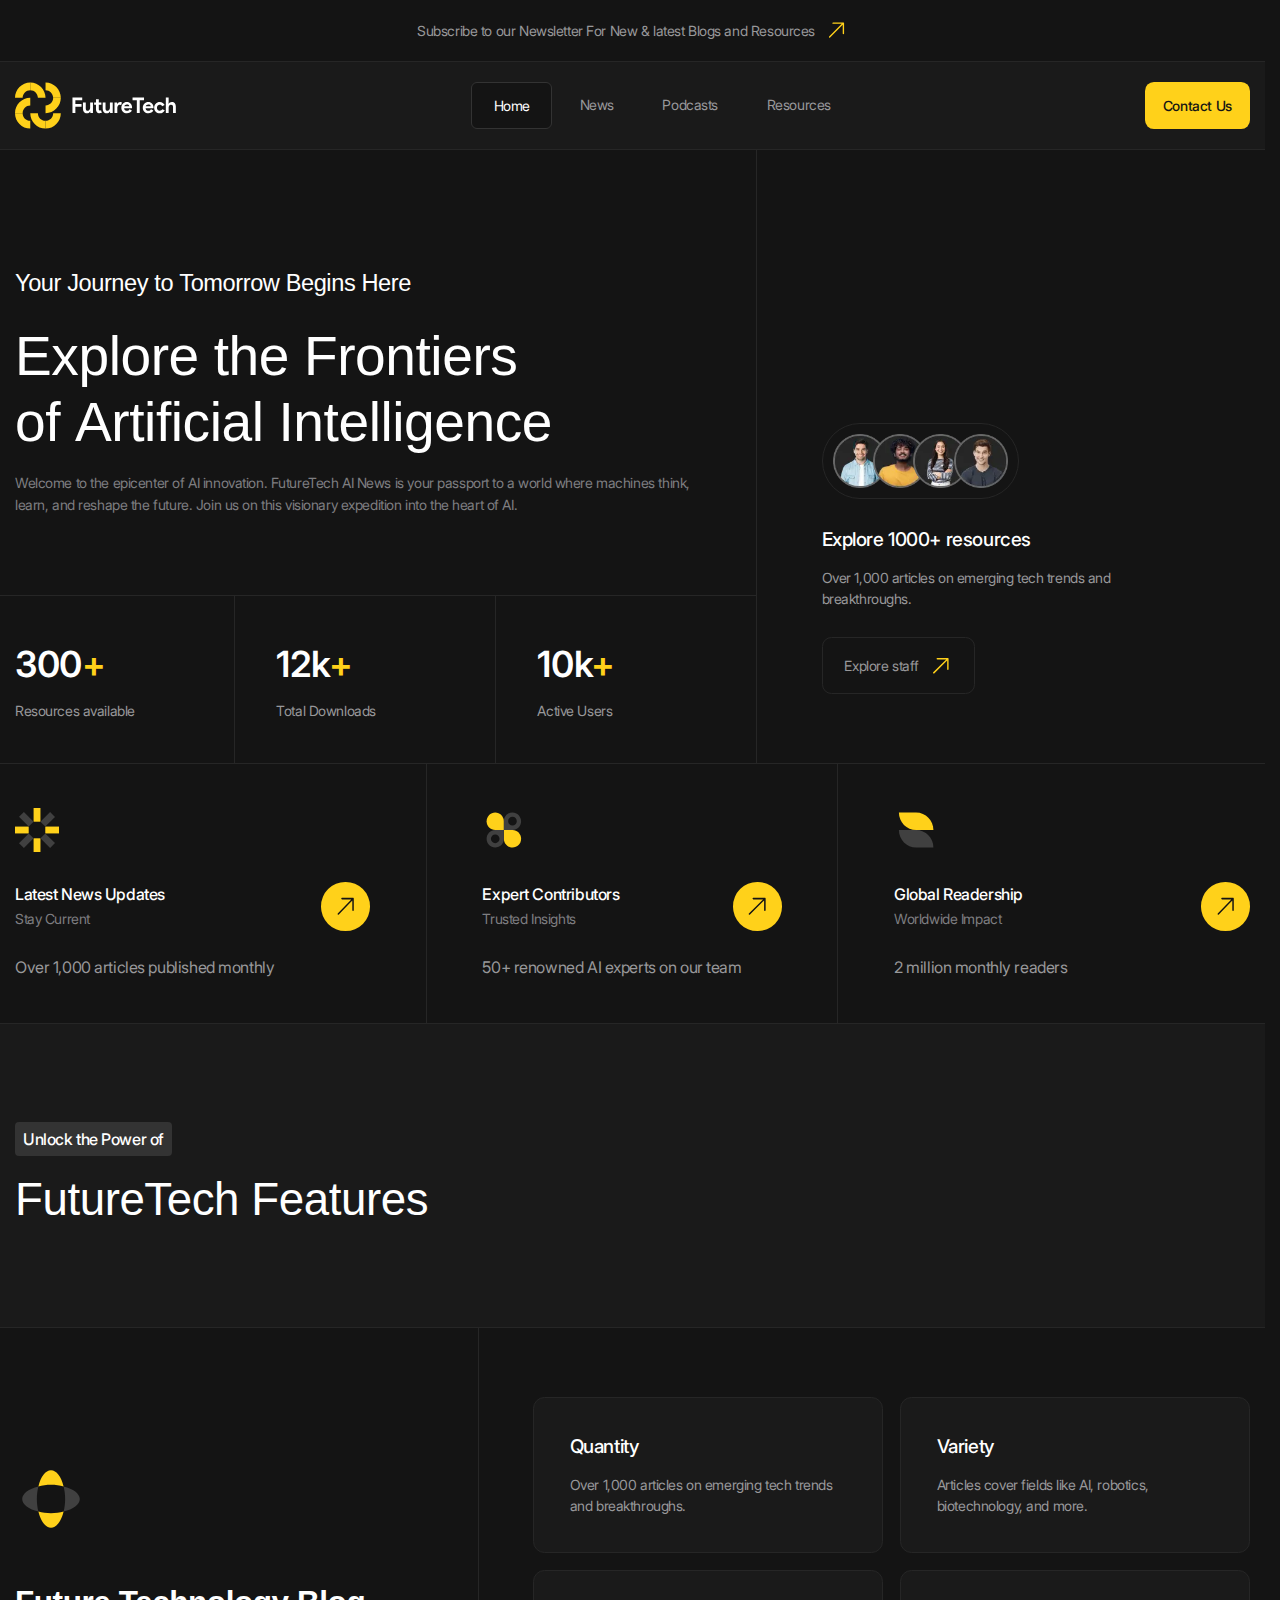
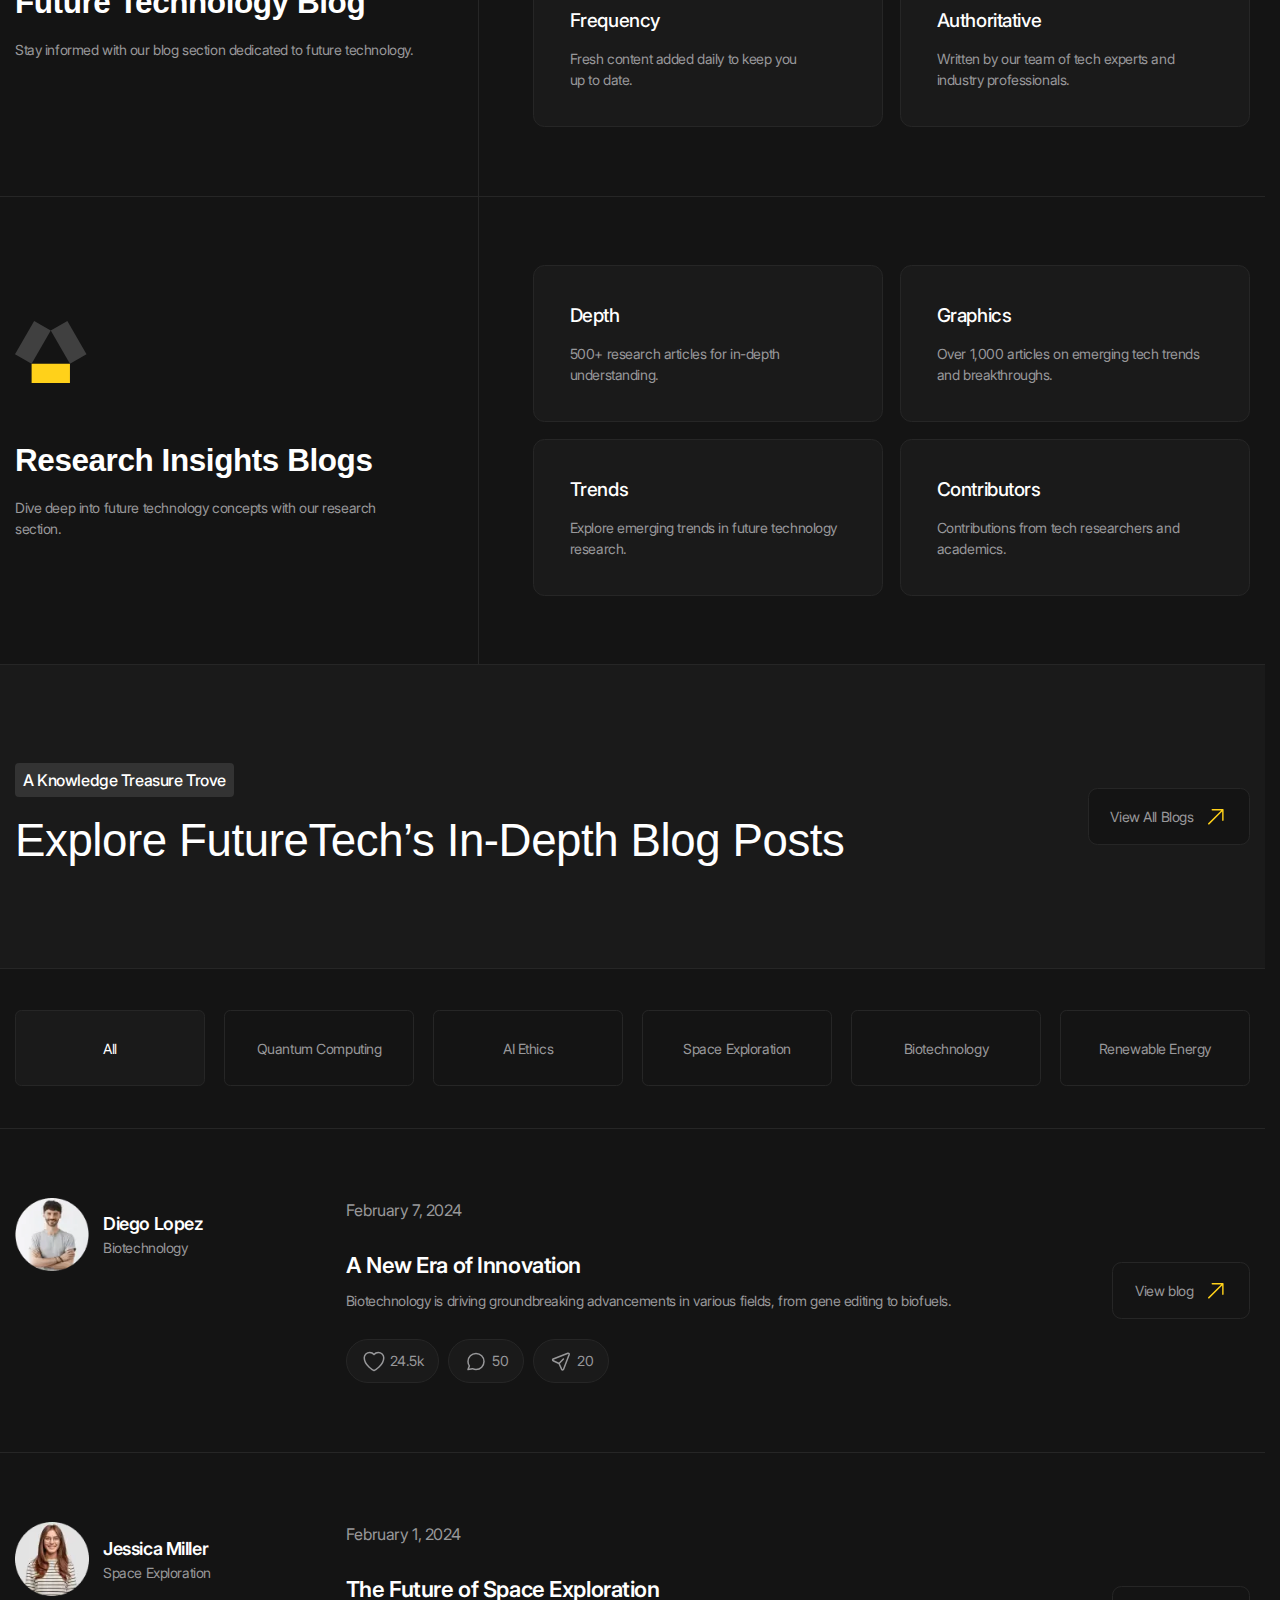
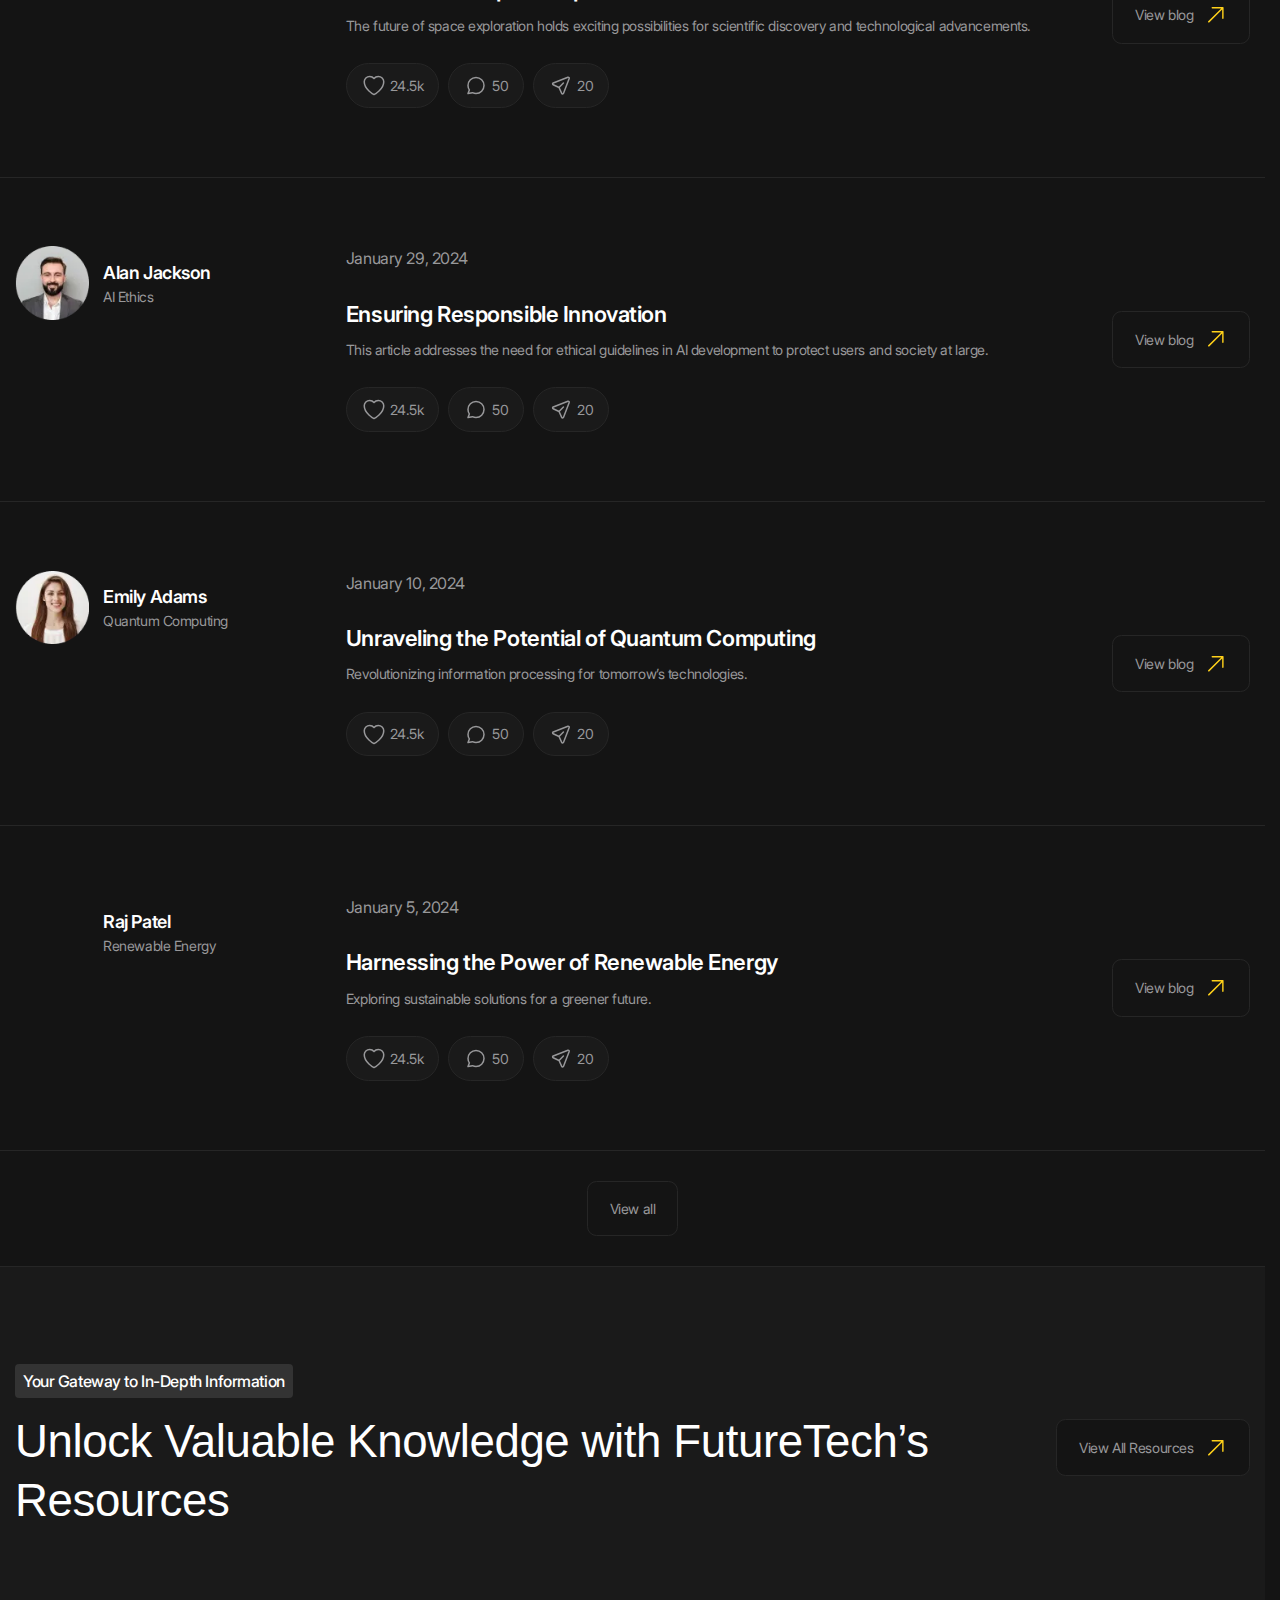
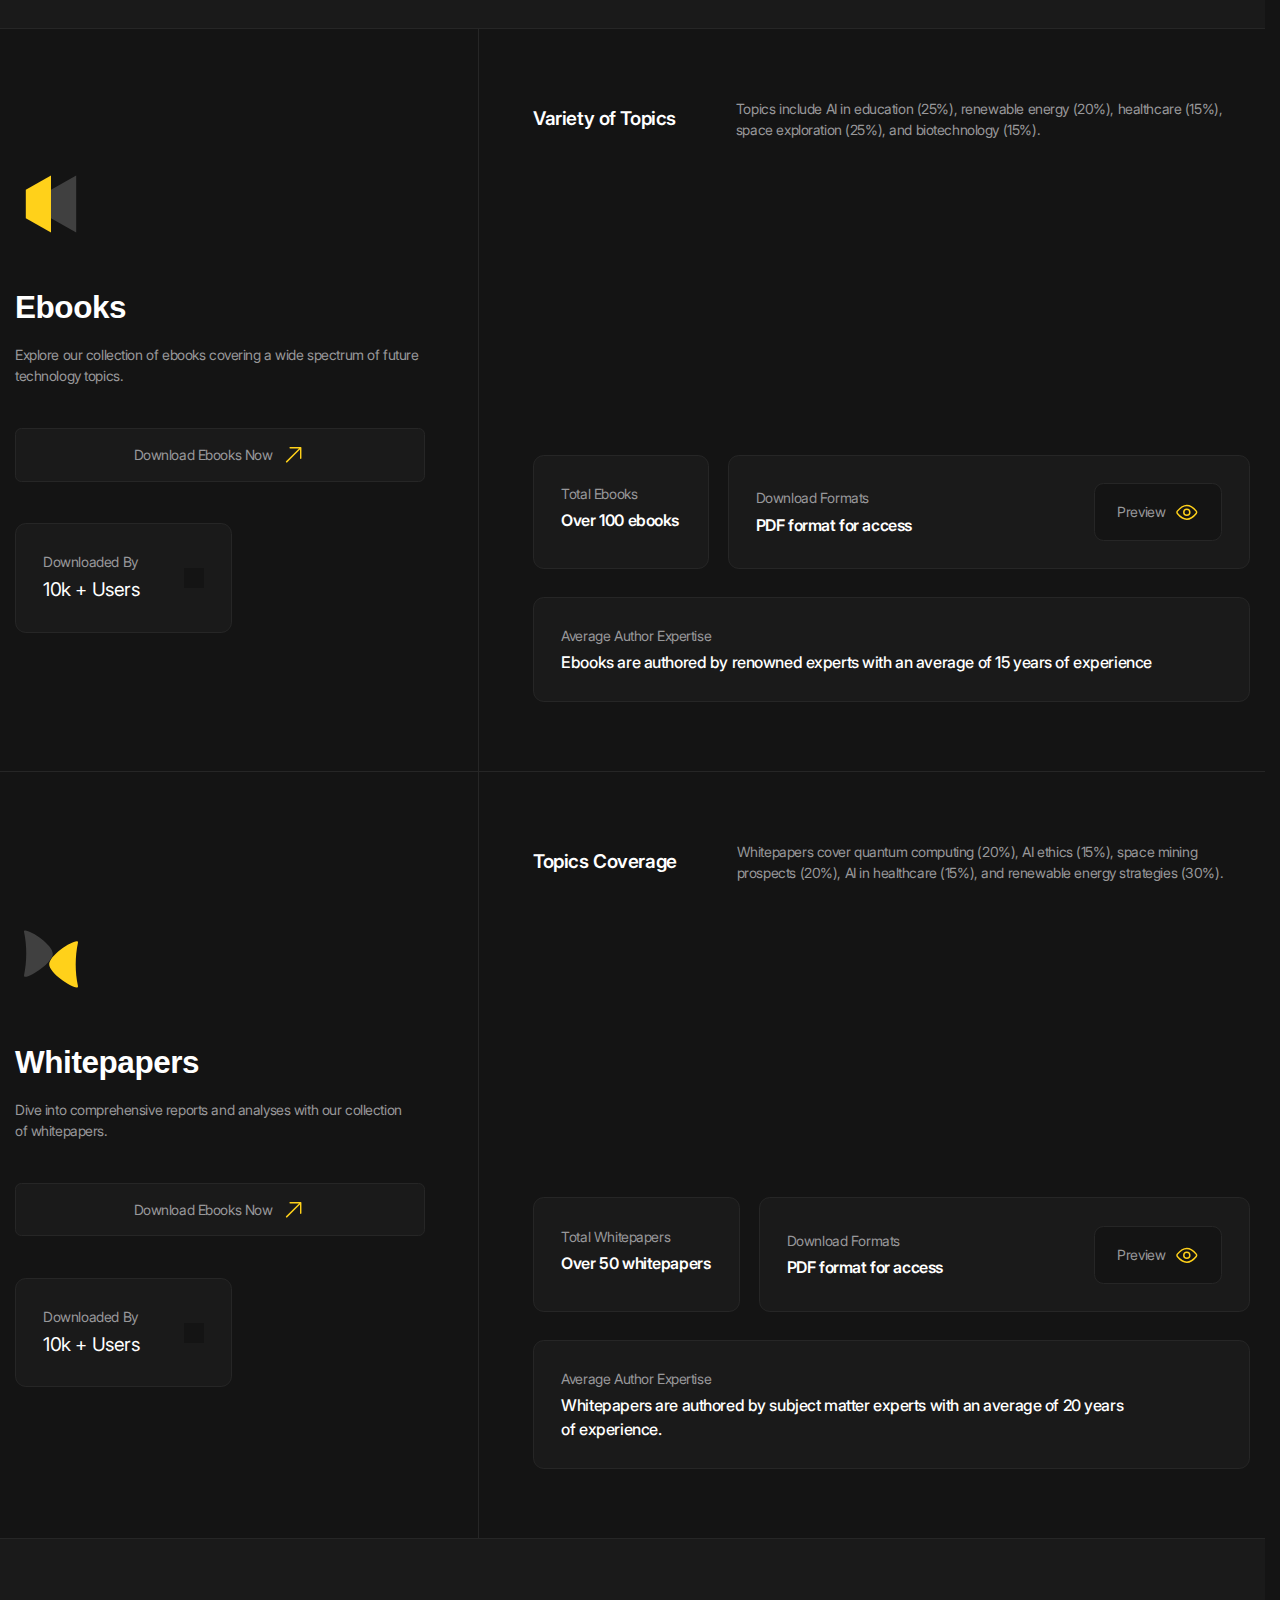
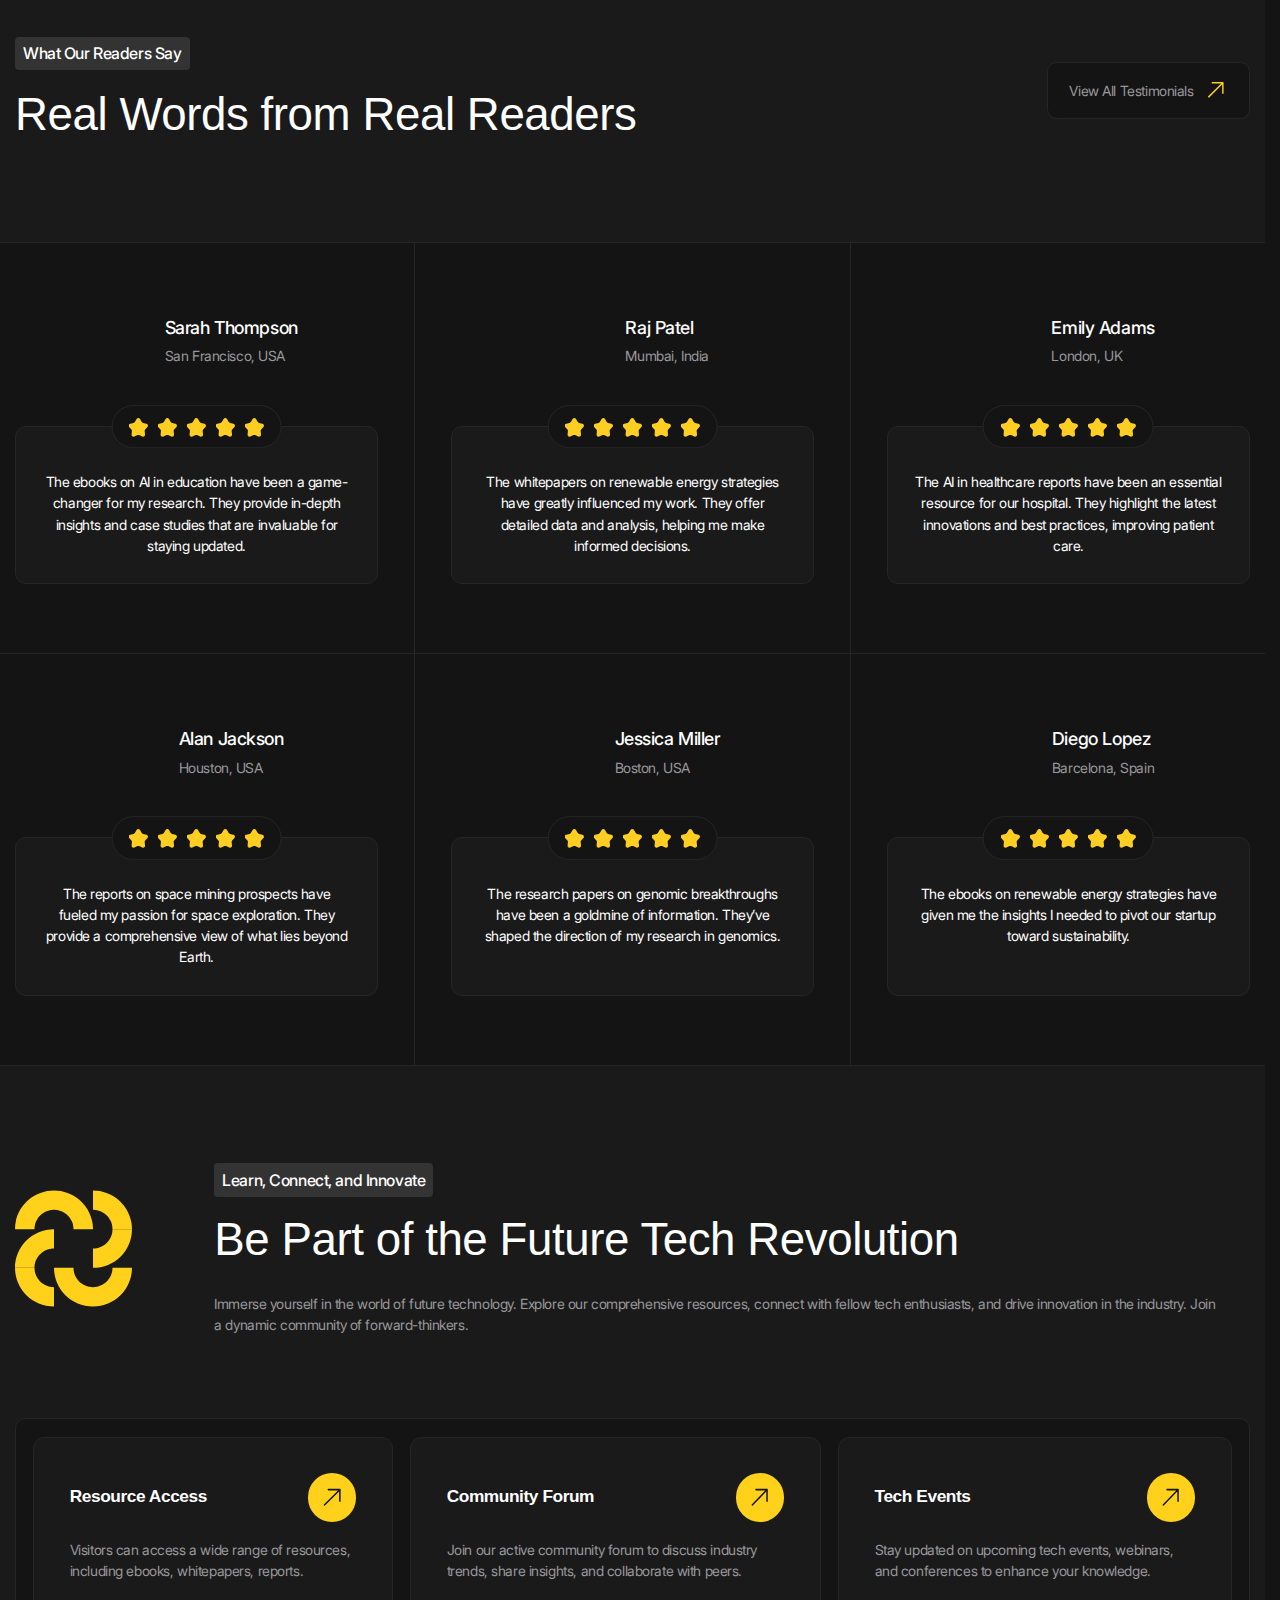
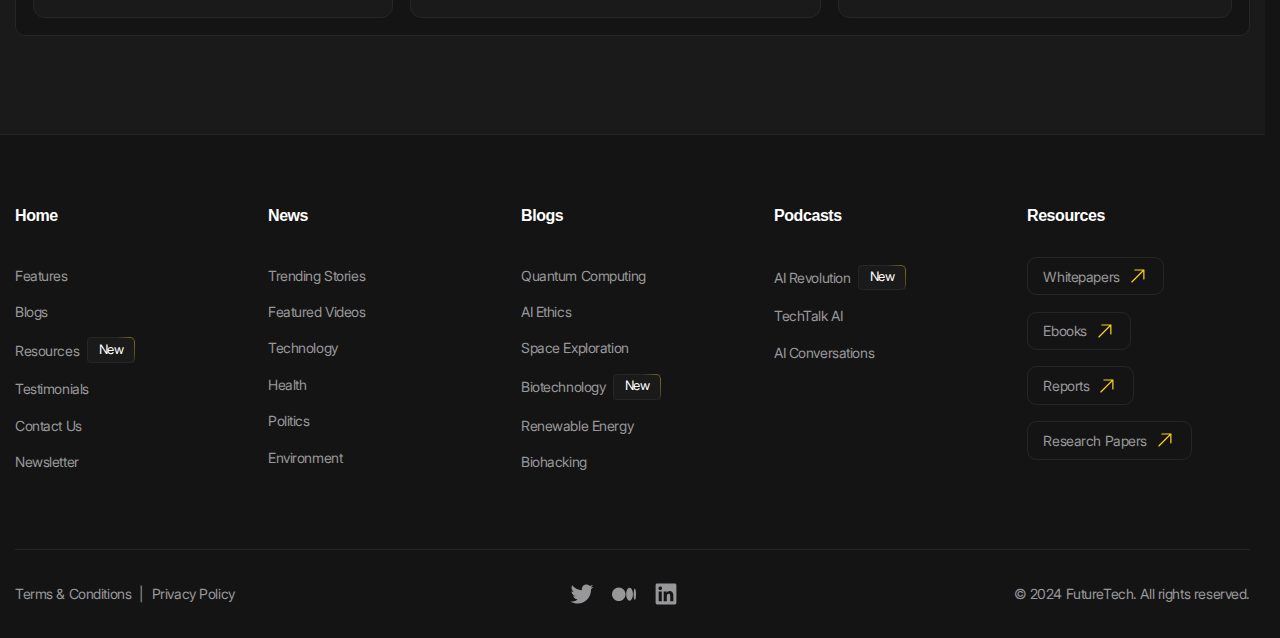
<file: index.html>
<!doctype html><html lang="en"><head><meta charset="UTF-8"><meta name="viewport" content="width=device-width,initial-scale=1"><meta http-equiv="X-UA-Compatible" content="ie=edge"><meta name="description" content="Welcome to the epicenter of AI innovation. FutureTech AI News is your passport to a world where machines think, learn, and reshape the future. Join us on this visionary expedition into the heart of AI."><link rel="preload" href="./fonts/Inter-Regular.woff2" as="font" type="font/woff2" crossorigin><link rel="preload" href="./fonts/Inter-Medium.woff2" as="font" type="font/woff2" crossorigin><link rel="preload" href="./fonts/Inter-SemiBold.woff2" as="font" type="font/woff2" crossorigin><link rel="preload" href="./fonts/KumbhSans-Regular.woff2" as="font" type="font/woff2" crossorigin><link rel="preload" href="./fonts/KumbhSans-Medium.woff2" as="font" type="font/woff2" crossorigin><link rel="preload" href="./fonts/KumbhSans-SemiBold.woff2" as="font" type="font/woff2" crossorigin><link rel="icon" type="image/x-icon" href="./favicon.ico"><link rel="stylesheet" href="./css/vendor-index.css"><link rel="stylesheet" href="./css/main.css"><title>Future Tech</title><script src="./js/index.js" defer="defer"></script></head><body ondragstart="return false;" ondrop="return false;"><header class="header"><div class="header__banner"><div class="header__banner-container container"><a class="header__banner-link text-icon" href="#"><p>Subscribe to our Newsletter For New & latest Blogs and Resources</p></a></div></div><div class="header__main"><div class="header__content container"><a class="header__logo-link"><img class="header__logo" src="./img/logo.svg" alt="Future Tech" width="179" height="50"></a><nav class="header__nav nav"><ul class="nav__list"><li class="nav__item"><a class="nav__link is-current" href="./index.html">Home</a></li><li class="nav__item"><a class="nav__link" href="./news.html">News</a></li><li class="nav__item"><a class="nav__link" href="./podcasts.html">Podcasts</a></li><li class="nav__item"><a class="nav__link" href="./resources.html">Resources</a></li></ul></nav><a class="header__button accent-button" href="./contact.html">Contact Us</a> <button class="header__burger-button button-reset" type="button" data-burger-menu="open" aria-label="Open navigation menu"></button></div></div></header><main class="main"><section class="explore" aria-labelledby="explore-header"><div class="container"><div class="explore__container"><header class="explore__header"><div class="explore__suptitle">Your Journey to Tomorrow Begins Here</div><h1 class="explore__title" id="explore-header">Explore the Frontiers of Artificial Intelligence</h1><div class="explore__subtitle"><p>Welcome to the epicenter of AI innovation. FutureTech AI News is your passport to a world where machines think, learn, and reshape the future. Join us on this visionary expedition into the heart of AI.</p></div></header><h2 class="visually-hidden">Company’s achievements</h2><div class="explore__records records records--small"><h3 class="visually-hidden">Company’s records</h3><ul class="records__list records__list--border-top"><li class="records__item"><div class="records__title">300</div><div class="records__subtitle">Resources available</div></li><li class="records__item"><div class="records__title">12k</div><div class="records__subtitle">Total Downloads</div></li><li class="records__item"><div class="records__title">10k</div><div class="records__subtitle">Active Users</div></li></ul></div><div class="explore__staff staff staff--border-left"><h3 class="visually-hidden">Company’s staff</h3><ul class="users-group users-group--staff"><li class="users-group__item"><picture><source srcset="./img/staff/1@1.5x.webp, ./img/staff/1@2x.webp 2x, ./img/staff/1@3x.webp 3x" type="image/webp"><source srcset="./img/staff/1@1.5x.jpg, ./img/staff/1@2x.jpg 2x, ./img/staff/1@3x.jpg 3x" type="image/jpg"><img class="users-group__img" src="./img/staff/1@2x.jpg" alt="user" width="60" height="60" loading="lazy"></picture></li><li class="users-group__item"><picture><source srcset="./img/staff/2@1.5x.webp, ./img/staff/2@2x.webp 2x, ./img/staff/2@3x.webp 3x" type="image/webp"><source srcset="./img/staff/2@1.5x.jpg, ./img/staff/2@2x.jpg 2x, ./img/staff21@3x.jpg 3x" type="image/jpg"><img class="users-group__img" src="./img/staff/2@2x.jpg" alt="user" width="60" height="60" loading="lazy"></picture></li><li class="users-group__item"><picture><source srcset="./img/staff/3@1.5x.webp, ./img/staff/3@2x.webp 2x, ./img/staff/3@3x.webp 3x" type="image/webp"><source srcset="./img/staff/3@1.5x.jpg, ./img/staff/3@2x.jpg 2x, ./img/staff/3@3x.jpg 3x" type="image/jpg"><img class="users-group__img" src="./img/staff/3@2x.jpg" alt="user" width="60" height="60" loading="lazy"></picture></li><li class="users-group__item"><picture><source srcset="./img/staff/4@1.5x.webp, ./img/staff/4@2x.webp 2x, ./img/staff/4@3x.webp 3x" type="image/webp"><source srcset="./img/staff/4@1.5x.jpg, ./img/staff/4@2x.jpg 2x, ./img/staff/4@3x.jpg 3x" type="image/jpg"><img class="users-group__img" src="./img/staff/4@2x.jpg" alt="user" width="60" height="60" loading="lazy"></picture></li></ul><header class="staff__header"><div class="staff__title">Explore 1000+ resources</div><div class="staff__subtitle"><p>Over 1,000 articles on emerging tech trends and breakthroughs.</p></div></header><a class="staff__link dark-button" href="#">Explore staff <svg width="25" height="25" viewBox="0 0 25 25" fill="none" xmlns="http://www.w3.org/2000/svg"><path fill-rule="evenodd" clip-rule="evenodd" d="M8.75 4.25L20 4.25C20.1989 4.25 20.3897 4.32902 20.5303 4.46967C20.671 4.61032 20.75 4.80109 20.75 5V16.25C20.75 16.6642 20.4142 17 20 17C19.5858 17 19.25 16.6642 19.25 16.25V6.81066L5.53033 20.5303C5.23744 20.8232 4.76256 20.8232 4.46967 20.5303C4.17678 20.2374 4.17678 19.7626 4.46967 19.4697L18.1893 5.75L8.75 5.75C8.33579 5.75 8 5.41421 8 5C8 4.58579 8.33579 4.25 8.75 4.25Z" fill="#FFD11A"/></svg></a></div></div></div><div class="explore__turnover turnover"><h3 class="visually-hidden">Company’s turnover</h3><div class="container"><ul class="turnover__list"><li class="turnover__list-item"><div class="turnover__list-item-header title-icon title-icon--small" style="background-image: url('./img/title-icon/icon1.svg');"><a class="turnover__title-link" href="#">Latest News Updates</a><div class="turnover__subtitle">Stay Current</div><a class="turnover__item-link accent-round-arrow" href="#" aria-label="Latest News Updates"></a></div><div class="turnover__list-item-footer">Over 1,000 articles published monthly</div></li><li class="turnover__list-item"><div class="turnover__list-item-header title-icon title-icon--small" style="background-image: url('./img/title-icon/icon2.svg');"><a class="turnover__title-link" href="#">Expert Contributors</a><div class="turnover__subtitle">Trusted Insights</div><a class="turnover__item-link accent-round-arrow" href="#" aria-label="Expert Contributors"></a></div><div class="turnover__list-item-footer">50+ renowned AI experts on our team</div></li><li class="turnover__list-item"><div class="turnover__list-item-header title-icon title-icon--small" style="background-image: url('./img/title-icon/icon3.svg');"><a class="turnover__title-link" href="#">Global Readership</a><div class="turnover__subtitle">Worldwide Impact</div><a class="turnover__item-link accent-round-arrow" href="#" aria-label="Global Readership"></a></div><div class="turnover__list-item-footer">2 million monthly readers</div></li></ul></div></div></section><section class="blocks" aria-labelledby="feature-header"><header class="section-header"><div class="section-header__container container"><div class="section-header__text-content"><span class="section-header__label">Unlock the Power of</span><h2 class="section-header__title h2" id="feature-header">FutureTech Features</h2></div></div></header><div class="blocks__main"><div class="blocks__item"><div class="blocks__container container"><div class="blocks__left"><div class="blocks__left-text-group"><h3 class="blocks__left-title title-icon" style="background-image: url('./img/title-icon/blocks/icon1.svg')">Future Technology Blog</h3><div class="blocks__left-text"><p>Stay informed with our blog section dedicated to future technology.</p></div></div></div><div class="blocks__right blocks__right--grid"><div class="blocks__grid-item frame frame--big"><div class="blocks__grid-suptitle">Quantity</div><p class="blocks__grid-subtitle">Over 1,000 articles on emerging tech trends and breakthroughs.</p></div><div class="blocks__grid-item frame frame--big"><div class="blocks__grid-suptitle">Variety</div><p class="blocks__grid-subtitle">Articles cover fields like AI, robotics, biotechnology, and more.</p></div><div class="blocks__grid-item frame frame--big"><div class="blocks__grid-suptitle">Frequency</div><p class="blocks__grid-subtitle">Fresh content added daily to keep you up to date.</p></div><div class="blocks__grid-item frame frame--big"><div class="blocks__grid-suptitle">Authoritative</div><p class="blocks__grid-subtitle">Written by our team of tech experts and industry professionals.</p></div></div></div></div><div class="blocks__item"><div class="blocks__container container"><div class="blocks__left"><div class="blocks__left-text-group"><h3 class="blocks__left-title title-icon" style="background-image: url('./img/title-icon/blocks/icon2.svg')">Research Insights Blogs</h3><div class="blocks__left-text"><p>Dive deep into future technology concepts with our research section.</p></div></div></div><div class="blocks__right blocks__right--grid"><div class="blocks__grid-item frame frame--big"><div class="blocks__grid-suptitle">Depth</div><p class="blocks__grid-subtitle">500+ research articles for in-depth understanding.</p></div><div class="blocks__grid-item frame frame--big"><div class="blocks__grid-suptitle">Graphics</div><p class="blocks__grid-subtitle">Over 1,000 articles on emerging tech trends and breakthroughs.</p></div><div class="blocks__grid-item frame frame--big"><div class="blocks__grid-suptitle">Trends</div><p class="blocks__grid-subtitle">Explore emerging trends in future technology research.</p></div><div class="blocks__grid-item frame frame--big"><div class="blocks__grid-suptitle">Contributors</div><p class="blocks__grid-subtitle">Contributions from tech researchers and academics.</p></div></div></div></div></div></section><section class="post tabs" aria-labelledby="post-header"><header class="section-header"><div class="section-header__container container"><div class="section-header__text-content"><span class="section-header__label">A Knowledge Treasure Trove</span><h2 class="section-header__title h2" id="post-header">Explore FutureTech’s In-Depth Blog Posts</h2></div><a class="section-header__link dark-button" href="#">View All Blogs <svg width="25" height="25" viewBox="0 0 25 25" fill="none" xmlns="http://www.w3.org/2000/svg"><path fill-rule="evenodd" clip-rule="evenodd" d="M8.75 4.25L20 4.25C20.1989 4.25 20.3897 4.32902 20.5303 4.46967C20.671 4.61032 20.75 4.80109 20.75 5V16.25C20.75 16.6642 20.4142 17 20 17C19.5858 17 19.25 16.6642 19.25 16.25V6.81066L5.53033 20.5303C5.23744 20.8232 4.76256 20.8232 4.46967 20.5303C4.17678 20.2374 4.17678 19.7626 4.46967 19.4697L18.1893 5.75L8.75 5.75C8.33579 5.75 8 5.41421 8 5C8 4.58579 8.33579 4.25 8.75 4.25Z" fill="#FFD11A"/></svg></a></div></header><h3 class="visually-hidden" id="tabs-title">Topics of the posts</h3><div class="post__buttons tabs__buttons" role="tablist" aria-labelledby="tabs-title"><div class="post__buttons-container container scroll"><button class="post__button tabs__button button-reset is-active" id="tab-1" type="button" role="tab" aria-selected="true" aria-controls="tabpanel-1">All</button> <button class="post__button tabs__button button-reset" id="tab-2" tabindex="-1" type="button" role="tab" aria-selected="false" aria-controls="tabpanel-2">Quantum Computing</button> <button class="post__button tabs__button button-reset" id="tab-3" type="button" tabindex="-1" role="tab" aria-selected="false" aria-controls="tabpanel-3">AI Ethics</button> <button class="post__button tabs__button button-reset" id="tab-4" type="button" tabindex="-1" role="tab" aria-selected="false" aria-controls="tabpanel-4">Space Exploration</button> <button class="post__button tabs__button button-reset" id="tab-5" type="button" tabindex="-1" role="tab" aria-selected="false" aria-controls="tabpanel-5">Biotechnology</button> <button class="post__button tabs__button button-reset" id="tab-6" type="button" tabindex="-1" role="tab" aria-selected="false" aria-controls="tabpanel-6">Renewable Energy</button></div></div><div class="post__tabs-content tabs__content is-active" role="tabpanel" id="tabpanel-1" aria-labelledby="tab-1"><article class="post__content-container-wrapper"><div class="post__content-container container"><div class="post__avatar-info"><div class="post__avatar-wrapper"><picture><source srcset="./img/post/avatar9@1.5x.webp 1x,./img/post/avatar9@2x.webp 2x, ./img/post/avatar9@3x.webp 3x" type="image/webp"><source srcset="./img/post/avatar9@1.5x.jpg 1x,./img/post/avatar9@2x.jpg 2x, ./img/post/avatar9@3x.jpg 3x" type="image/jpg"><img class="post__avatar" src="./img/post/avatar9@1.5x.jpg" alt="" width="80" height="80" loading="lazy"></picture></div><h4 class="post__author-name"><a class="post__author-link" href="#">Diego Lopez</a></h4><div class="post__position">Biotechnology</div></div><div class="post__post-body"><time class="post__post-date" datetime="2024-02-07">February 7, 2024</time><div class="post__post-text-content"><h5 class="post__title"><a class="post__title-link" href="#">A New Era of Innovation</a></h5><div class="post__post-text"><p>Biotechnology is driving groundbreaking advancements in various fields, from gene editing to biofuels.</p></div></div><ul class="feedback"><li class="feedback__item"><button class="feedback__button feedback__button--heart button-reset frame frame--tiny" aria-label="Put a like"><svg width="24" height="25" viewBox="0 0 24 25" fill="none" xmlns="http://www.w3.org/2000/svg"><path d="M11.645 21.4107L11.6384 21.4071L11.6158 21.3949C11.5965 21.3844 11.5689 21.3693 11.5336 21.3496C11.4629 21.3101 11.3612 21.2524 11.233 21.1769C10.9765 21.0261 10.6132 20.8039 10.1785 20.515C9.31074 19.9381 8.15122 19.0901 6.9886 18.0063C4.68781 15.8615 2.25 12.6751 2.25 8.75C2.25 5.82194 4.7136 3.5 7.6875 3.5C9.43638 3.5 11.0023 4.29909 12 5.5516C12.9977 4.29909 14.5636 3.5 16.3125 3.5C19.2864 3.5 21.75 5.82194 21.75 8.75C21.75 12.6751 19.3122 15.8615 17.0114 18.0063C15.8488 19.0901 14.6893 19.9381 13.8215 20.515C13.3868 20.8039 13.0235 21.0261 12.767 21.1769C12.6388 21.2524 12.5371 21.3101 12.4664 21.3496C12.4311 21.3693 12.4035 21.3844 12.3842 21.3949L12.3616 21.4071L12.355 21.4107L12.3523 21.4121C12.1323 21.5289 11.8677 21.5289 11.6477 21.4121L11.645 21.4107Z" stroke="#666666" stroke-width="1.5" stroke-linejoin="round"/></svg> 24.5k</button></li><li class="feedback__item"><button class="feedback__button feedback__button--cloud button-reset frame frame--tiny" type="button" aria-label="Write a message"><svg width="24" height="25" viewBox="0 0 24 25" fill="none" xmlns="http://www.w3.org/2000/svg"><path d="M8.48581 19.6888C9.54657 20.2083 10.7392 20.5 12 20.5C16.4183 20.5 20 16.9183 20 12.5C20 8.08172 16.4183 4.5 12 4.5C7.58172 4.5 4 8.08172 4 12.5C4 14.1401 4.49356 15.665 5.34026 16.9341M8.48581 19.6888L4 20.5L5.34026 16.9341M8.48581 19.6888L8.49231 19.6877M5.34026 16.9341L5.34154 16.9308" stroke="#666666" stroke-width="1.5" stroke-linecap="round" stroke-linejoin="round"/></svg> 50</button></li><li class="feedback__item"><button class="feedback__button feedback__button--paper-plane button-reset frame frame--tiny" type="button" aria-label="Share this link to the post"><svg width="24" height="25" viewBox="0 0 24 25" fill="none" xmlns="http://www.w3.org/2000/svg"><path d="M10.0384 14.4616L4.1719 11.7951C3.36454 11.4281 3.39898 10.2697 4.22673 9.95134L18.8999 4.30781C19.7087 3.99675 20.5033 4.79139 20.1922 5.60013L14.5487 20.2733C14.2303 21.1011 13.072 21.1355 12.705 20.3281L10.0384 14.4616ZM10.0384 14.4616L14.4231 10.077" stroke="#666666" stroke-width="1.5" stroke-linecap="round" stroke-linejoin="round"/></svg> 20</button></li></ul></div><a class="post__post-link dark-button" href="./blog.html">View blog <svg width="25" height="25" viewBox="0 0 25 25" fill="none" xmlns="http://www.w3.org/2000/svg"><path fill-rule="evenodd" clip-rule="evenodd" d="M8.75 4.25L20 4.25C20.1989 4.25 20.3897 4.32902 20.5303 4.46967C20.671 4.61032 20.75 4.80109 20.75 5V16.25C20.75 16.6642 20.4142 17 20 17C19.5858 17 19.25 16.6642 19.25 16.25V6.81066L5.53033 20.5303C5.23744 20.8232 4.76256 20.8232 4.46967 20.5303C4.17678 20.2374 4.17678 19.7626 4.46967 19.4697L18.1893 5.75L8.75 5.75C8.33579 5.75 8 5.41421 8 5C8 4.58579 8.33579 4.25 8.75 4.25Z" fill="#FFD11A"/></svg></a></div></article><article class="post__content-container-wrapper"><div class="post__content-container container"><div class="post__avatar-info"><div class="post__avatar-wrapper"><picture><source srcset="./img/post/avatar8@1.5x.webp 1x,./img/post/avatar8@2x.webp 2x, ./img/post/avatar8@3x.webp 3x" type="image/webp"><source srcset="./img/post/avatar8@1.5x.jpg 1x,./img/post/avatar8@2x.jpg 2x, ./img/post/avatar8@3x.jpg 3x" type="image/jpg"><img class="post__avatar" src="./img/post/avatar8@1.5x.jpg" alt="" width="80" height="80" loading="lazy"></picture></div><h4 class="post__author-name"><a class="post__author-link" href="#">Jessica Miller</a></h4><div class="post__position">Space Exploration</div></div><div class="post__post-body"><time class="post__post-date" datetime="2024-02-01">February 1, 2024</time><div class="post__post-text-content"><h5 class="post__title"><a class="post__title-link" href="#">The Future of Space Exploration</a></h5><div class="post__post-text"><p>The future of space exploration holds exciting possibilities for scientific discovery and technological advancements.</p></div></div><ul class="feedback"><li class="feedback__item"><button class="feedback__button feedback__button--heart button-reset frame frame--tiny" type="button" aria-label="Put a like"><svg width="24" height="25" viewBox="0 0 24 25" fill="none" xmlns="http://www.w3.org/2000/svg"><path d="M11.645 21.4107L11.6384 21.4071L11.6158 21.3949C11.5965 21.3844 11.5689 21.3693 11.5336 21.3496C11.4629 21.3101 11.3612 21.2524 11.233 21.1769C10.9765 21.0261 10.6132 20.8039 10.1785 20.515C9.31074 19.9381 8.15122 19.0901 6.9886 18.0063C4.68781 15.8615 2.25 12.6751 2.25 8.75C2.25 5.82194 4.7136 3.5 7.6875 3.5C9.43638 3.5 11.0023 4.29909 12 5.5516C12.9977 4.29909 14.5636 3.5 16.3125 3.5C19.2864 3.5 21.75 5.82194 21.75 8.75C21.75 12.6751 19.3122 15.8615 17.0114 18.0063C15.8488 19.0901 14.6893 19.9381 13.8215 20.515C13.3868 20.8039 13.0235 21.0261 12.767 21.1769C12.6388 21.2524 12.5371 21.3101 12.4664 21.3496C12.4311 21.3693 12.4035 21.3844 12.3842 21.3949L12.3616 21.4071L12.355 21.4107L12.3523 21.4121C12.1323 21.5289 11.8677 21.5289 11.6477 21.4121L11.645 21.4107Z" stroke="#666666" stroke-width="1.5" stroke-linejoin="round"/></svg> 24.5k</button></li><li class="feedback__item"><button class="feedback__button feedback__button--cloud button-reset frame frame--tiny" type="button" aria-label="Write a message"><svg width="24" height="25" viewBox="0 0 24 25" fill="none" xmlns="http://www.w3.org/2000/svg"><path d="M8.48581 19.6888C9.54657 20.2083 10.7392 20.5 12 20.5C16.4183 20.5 20 16.9183 20 12.5C20 8.08172 16.4183 4.5 12 4.5C7.58172 4.5 4 8.08172 4 12.5C4 14.1401 4.49356 15.665 5.34026 16.9341M8.48581 19.6888L4 20.5L5.34026 16.9341M8.48581 19.6888L8.49231 19.6877M5.34026 16.9341L5.34154 16.9308" stroke="#666666" stroke-width="1.5" stroke-linecap="round" stroke-linejoin="round"/></svg> 50</button></li><li class="feedback__item"><button class="feedback__button feedback__button--paper-plane button-reset frame frame--tiny" type="button" aria-label="Share this link to the post"><svg width="24" height="25" viewBox="0 0 24 25" fill="none" xmlns="http://www.w3.org/2000/svg"><path d="M10.0384 14.4616L4.1719 11.7951C3.36454 11.4281 3.39898 10.2697 4.22673 9.95134L18.8999 4.30781C19.7087 3.99675 20.5033 4.79139 20.1922 5.60013L14.5487 20.2733C14.2303 21.1011 13.072 21.1355 12.705 20.3281L10.0384 14.4616ZM10.0384 14.4616L14.4231 10.077" stroke="#666666" stroke-width="1.5" stroke-linecap="round" stroke-linejoin="round"/></svg> 20</button></li></ul></div><a class="post__post-link dark-button" href="./blog.html">View blog <svg width="25" height="25" viewBox="0 0 25 25" fill="none" xmlns="http://www.w3.org/2000/svg"><path fill-rule="evenodd" clip-rule="evenodd" d="M8.75 4.25L20 4.25C20.1989 4.25 20.3897 4.32902 20.5303 4.46967C20.671 4.61032 20.75 4.80109 20.75 5V16.25C20.75 16.6642 20.4142 17 20 17C19.5858 17 19.25 16.6642 19.25 16.25V6.81066L5.53033 20.5303C5.23744 20.8232 4.76256 20.8232 4.46967 20.5303C4.17678 20.2374 4.17678 19.7626 4.46967 19.4697L18.1893 5.75L8.75 5.75C8.33579 5.75 8 5.41421 8 5C8 4.58579 8.33579 4.25 8.75 4.25Z" fill="#FFD11A"/></svg></a></div></article><article class="post__content-container-wrapper"><div class="post__content-container container"><div class="post__avatar-info"><div class="post__avatar-wrapper"><picture><source srcset="./img/post/avatar7@1.5x.webp 1x,./img/post/avatar7@2x.webp 2x, ./img/post/avatar7@3x.webp 3x" type="image/webp"><source srcset="./img/post/avatar7@1.5x.jpg 1x,./img/post/avatar7@2x.jpg 2x, ./img/post/avatar7@3x.jpg 3x" type="image/jpg"><img class="post__avatar" src="./img/post/avatar7@1.5x.jpg" alt="" width="80" height="80" loading="lazy"></picture></div><h4 class="post__author-name"><a class="post__author-link" href="#">Alan Jackson</a></h4><div class="post__position">AI Ethics</div></div><div class="post__post-body"><time class="post__post-date" datetime="2024-01-29">January 29, 2024</time><div class="post__post-text-content"><h5 class="post__title"><a class="post__title-link" href="#">Ensuring Responsible Innovation</a></h5><div class="post__post-text"><p>This article addresses the need for ethical guidelines in AI development to protect users and society at large.</p></div></div><ul class="feedback"><li class="feedback__item"><button class="feedback__button feedback__button--heart button-reset frame frame--tiny" type="button" aria-label="Put a like"><svg width="24" height="25" viewBox="0 0 24 25" fill="none" xmlns="http://www.w3.org/2000/svg"><path d="M11.645 21.4107L11.6384 21.4071L11.6158 21.3949C11.5965 21.3844 11.5689 21.3693 11.5336 21.3496C11.4629 21.3101 11.3612 21.2524 11.233 21.1769C10.9765 21.0261 10.6132 20.8039 10.1785 20.515C9.31074 19.9381 8.15122 19.0901 6.9886 18.0063C4.68781 15.8615 2.25 12.6751 2.25 8.75C2.25 5.82194 4.7136 3.5 7.6875 3.5C9.43638 3.5 11.0023 4.29909 12 5.5516C12.9977 4.29909 14.5636 3.5 16.3125 3.5C19.2864 3.5 21.75 5.82194 21.75 8.75C21.75 12.6751 19.3122 15.8615 17.0114 18.0063C15.8488 19.0901 14.6893 19.9381 13.8215 20.515C13.3868 20.8039 13.0235 21.0261 12.767 21.1769C12.6388 21.2524 12.5371 21.3101 12.4664 21.3496C12.4311 21.3693 12.4035 21.3844 12.3842 21.3949L12.3616 21.4071L12.355 21.4107L12.3523 21.4121C12.1323 21.5289 11.8677 21.5289 11.6477 21.4121L11.645 21.4107Z" stroke="#666666" stroke-width="1.5" stroke-linejoin="round"/></svg> 24.5k</button></li><li class="feedback__item"><button class="feedback__button feedback__button--cloud button-reset frame frame--tiny" type="button" aria-label="Write a message"><svg width="24" height="25" viewBox="0 0 24 25" fill="none" xmlns="http://www.w3.org/2000/svg"><path d="M8.48581 19.6888C9.54657 20.2083 10.7392 20.5 12 20.5C16.4183 20.5 20 16.9183 20 12.5C20 8.08172 16.4183 4.5 12 4.5C7.58172 4.5 4 8.08172 4 12.5C4 14.1401 4.49356 15.665 5.34026 16.9341M8.48581 19.6888L4 20.5L5.34026 16.9341M8.48581 19.6888L8.49231 19.6877M5.34026 16.9341L5.34154 16.9308" stroke="#666666" stroke-width="1.5" stroke-linecap="round" stroke-linejoin="round"/></svg> 50</button></li><li class="feedback__item"><button class="feedback__button feedback__button--paper-plane button-reset frame frame--tiny" type="button" aria-label="Share this link to the post"><svg width="24" height="25" viewBox="0 0 24 25" fill="none" xmlns="http://www.w3.org/2000/svg"><path d="M10.0384 14.4616L4.1719 11.7951C3.36454 11.4281 3.39898 10.2697 4.22673 9.95134L18.8999 4.30781C19.7087 3.99675 20.5033 4.79139 20.1922 5.60013L14.5487 20.2733C14.2303 21.1011 13.072 21.1355 12.705 20.3281L10.0384 14.4616ZM10.0384 14.4616L14.4231 10.077" stroke="#666666" stroke-width="1.5" stroke-linecap="round" stroke-linejoin="round"/></svg> 20</button></li></ul></div><a class="post__post-link dark-button" href="./blog.html">View blog <svg width="25" height="25" viewBox="0 0 25 25" fill="none" xmlns="http://www.w3.org/2000/svg"><path fill-rule="evenodd" clip-rule="evenodd" d="M8.75 4.25L20 4.25C20.1989 4.25 20.3897 4.32902 20.5303 4.46967C20.671 4.61032 20.75 4.80109 20.75 5V16.25C20.75 16.6642 20.4142 17 20 17C19.5858 17 19.25 16.6642 19.25 16.25V6.81066L5.53033 20.5303C5.23744 20.8232 4.76256 20.8232 4.46967 20.5303C4.17678 20.2374 4.17678 19.7626 4.46967 19.4697L18.1893 5.75L8.75 5.75C8.33579 5.75 8 5.41421 8 5C8 4.58579 8.33579 4.25 8.75 4.25Z" fill="#FFD11A"/></svg></a></div></article><article class="post__content-container-wrapper"><div class="post__content-container container"><div class="post__avatar-info"><div class="post__avatar-wrapper"><picture><source srcset="./img/post/avatar6@1.5x.webp 1x,./img/post/avatar6@2x.webp 2x, ./img/post/avatar6@3x.webp 3x" type="image/webp"><source srcset="./img/post/avatar6@1.5x.jpg 1x,./img/post/avatar6@2x.jpg 2x, ./img/post/avatar6@3x.jpg 3x" type="image/jpg"><img class="post__avatar" src="./img/post/avatar6@1.5x.jpg" alt="" width="80" height="80" loading="lazy"></picture></div><h4 class="post__author-name"><a class="post__author-link" href="#">Emily Adams</a></h4><div class="post__position">Quantum Computing</div></div><div class="post__post-body"><time class="post__post-date" datetime="2024-01-10">January 10, 2024</time><div class="post__post-text-content"><h5 class="post__title"><a class="post__title-link" href="#">Unraveling the Potential of Quantum Computing</a></h5><div class="post__post-text"><p>Revolutionizing information processing for tomorrow’s technologies.</p></div></div><ul class="feedback"><li class="feedback__item"><button class="feedback__button feedback__button--heart button-reset frame frame--tiny" type="button" aria-label="Put a like"><svg width="24" height="25" viewBox="0 0 24 25" fill="none" xmlns="http://www.w3.org/2000/svg"><path d="M11.645 21.4107L11.6384 21.4071L11.6158 21.3949C11.5965 21.3844 11.5689 21.3693 11.5336 21.3496C11.4629 21.3101 11.3612 21.2524 11.233 21.1769C10.9765 21.0261 10.6132 20.8039 10.1785 20.515C9.31074 19.9381 8.15122 19.0901 6.9886 18.0063C4.68781 15.8615 2.25 12.6751 2.25 8.75C2.25 5.82194 4.7136 3.5 7.6875 3.5C9.43638 3.5 11.0023 4.29909 12 5.5516C12.9977 4.29909 14.5636 3.5 16.3125 3.5C19.2864 3.5 21.75 5.82194 21.75 8.75C21.75 12.6751 19.3122 15.8615 17.0114 18.0063C15.8488 19.0901 14.6893 19.9381 13.8215 20.515C13.3868 20.8039 13.0235 21.0261 12.767 21.1769C12.6388 21.2524 12.5371 21.3101 12.4664 21.3496C12.4311 21.3693 12.4035 21.3844 12.3842 21.3949L12.3616 21.4071L12.355 21.4107L12.3523 21.4121C12.1323 21.5289 11.8677 21.5289 11.6477 21.4121L11.645 21.4107Z" stroke="#666666" stroke-width="1.5" stroke-linejoin="round"/></svg> 24.5k</button></li><li class="feedback__item"><button class="feedback__button feedback__button--cloud button-reset frame frame--tiny" type="button" aria-label="Write a message"><svg width="24" height="25" viewBox="0 0 24 25" fill="none" xmlns="http://www.w3.org/2000/svg"><path d="M8.48581 19.6888C9.54657 20.2083 10.7392 20.5 12 20.5C16.4183 20.5 20 16.9183 20 12.5C20 8.08172 16.4183 4.5 12 4.5C7.58172 4.5 4 8.08172 4 12.5C4 14.1401 4.49356 15.665 5.34026 16.9341M8.48581 19.6888L4 20.5L5.34026 16.9341M8.48581 19.6888L8.49231 19.6877M5.34026 16.9341L5.34154 16.9308" stroke="#666666" stroke-width="1.5" stroke-linecap="round" stroke-linejoin="round"/></svg> 50</button></li><li class="feedback__item"><button class="feedback__button feedback__button--paper-plane button-reset frame frame--tiny" type="button" aria-label="Share this link to the post"><svg width="24" height="25" viewBox="0 0 24 25" fill="none" xmlns="http://www.w3.org/2000/svg"><path d="M10.0384 14.4616L4.1719 11.7951C3.36454 11.4281 3.39898 10.2697 4.22673 9.95134L18.8999 4.30781C19.7087 3.99675 20.5033 4.79139 20.1922 5.60013L14.5487 20.2733C14.2303 21.1011 13.072 21.1355 12.705 20.3281L10.0384 14.4616ZM10.0384 14.4616L14.4231 10.077" stroke="#666666" stroke-width="1.5" stroke-linecap="round" stroke-linejoin="round"/></svg> 20</button></li></ul></div><a class="post__post-link dark-button" href="./blog.html">View blog <svg width="25" height="25" viewBox="0 0 25 25" fill="none" xmlns="http://www.w3.org/2000/svg"><path fill-rule="evenodd" clip-rule="evenodd" d="M8.75 4.25L20 4.25C20.1989 4.25 20.3897 4.32902 20.5303 4.46967C20.671 4.61032 20.75 4.80109 20.75 5V16.25C20.75 16.6642 20.4142 17 20 17C19.5858 17 19.25 16.6642 19.25 16.25V6.81066L5.53033 20.5303C5.23744 20.8232 4.76256 20.8232 4.46967 20.5303C4.17678 20.2374 4.17678 19.7626 4.46967 19.4697L18.1893 5.75L8.75 5.75C8.33579 5.75 8 5.41421 8 5C8 4.58579 8.33579 4.25 8.75 4.25Z" fill="#FFD11A"/></svg></a></div></article><article class="post__content-container-wrapper"><div class="post__content-container container"><div class="post__avatar-info"><div class="post__avatar-wrapper"><picture><source srcset="./img/post/avatar5@1.5x.webp 1x,./img/post/avatar5@2x.webp 2x, ./img/post/avatar5@3x.webp 3x" type="image/webp"><source srcset="./img/post/avatar5@1.5x.jpg 1x,./img/post/avatar5@2x.jpg 2x, ./img/post/avatar5@3x.jpg 3x" type="image/jpg"><img class="post__avatar" src="./img/post/avatar5@1.5x.jpg" alt="" width="80" height="80" loading="lazy"></picture></div><h4 class="post__author-name"><a class="post__author-link" href="#">Raj Patel</a></h4><div class="post__position">Renewable Energy</div></div><div class="post__post-body"><time class="post__post-date" datetime="2024-01-05">January 5, 2024</time><div class="post__post-text-content"><h5 class="post__title"><a class="post__title-link" href="#">Harnessing the Power of Renewable Energy</a></h5><div class="post__post-text"><p>Exploring sustainable solutions for a greener future.</p></div></div><ul class="feedback"><li class="feedback__item"><button class="feedback__button feedback__button--heart button-reset frame frame--tiny" type="button" aria-label="Put a like"><svg width="24" height="25" viewBox="0 0 24 25" fill="none" xmlns="http://www.w3.org/2000/svg"><path d="M11.645 21.4107L11.6384 21.4071L11.6158 21.3949C11.5965 21.3844 11.5689 21.3693 11.5336 21.3496C11.4629 21.3101 11.3612 21.2524 11.233 21.1769C10.9765 21.0261 10.6132 20.8039 10.1785 20.515C9.31074 19.9381 8.15122 19.0901 6.9886 18.0063C4.68781 15.8615 2.25 12.6751 2.25 8.75C2.25 5.82194 4.7136 3.5 7.6875 3.5C9.43638 3.5 11.0023 4.29909 12 5.5516C12.9977 4.29909 14.5636 3.5 16.3125 3.5C19.2864 3.5 21.75 5.82194 21.75 8.75C21.75 12.6751 19.3122 15.8615 17.0114 18.0063C15.8488 19.0901 14.6893 19.9381 13.8215 20.515C13.3868 20.8039 13.0235 21.0261 12.767 21.1769C12.6388 21.2524 12.5371 21.3101 12.4664 21.3496C12.4311 21.3693 12.4035 21.3844 12.3842 21.3949L12.3616 21.4071L12.355 21.4107L12.3523 21.4121C12.1323 21.5289 11.8677 21.5289 11.6477 21.4121L11.645 21.4107Z" stroke="#666666" stroke-width="1.5" stroke-linejoin="round"/></svg> 24.5k</button></li><li class="feedback__item"><button class="feedback__button feedback__button--cloud button-reset frame frame--tiny" type="button" aria-label="Write a message"><svg width="24" height="25" viewBox="0 0 24 25" fill="none" xmlns="http://www.w3.org/2000/svg"><path d="M8.48581 19.6888C9.54657 20.2083 10.7392 20.5 12 20.5C16.4183 20.5 20 16.9183 20 12.5C20 8.08172 16.4183 4.5 12 4.5C7.58172 4.5 4 8.08172 4 12.5C4 14.1401 4.49356 15.665 5.34026 16.9341M8.48581 19.6888L4 20.5L5.34026 16.9341M8.48581 19.6888L8.49231 19.6877M5.34026 16.9341L5.34154 16.9308" stroke="#666666" stroke-width="1.5" stroke-linecap="round" stroke-linejoin="round"/></svg> 50</button></li><li class="feedback__item"><button class="feedback__button feedback__button--paper-plane button-reset frame frame--tiny" type="button" aria-label="Share this link to the post"><svg width="24" height="25" viewBox="0 0 24 25" fill="none" xmlns="http://www.w3.org/2000/svg"><path d="M10.0384 14.4616L4.1719 11.7951C3.36454 11.4281 3.39898 10.2697 4.22673 9.95134L18.8999 4.30781C19.7087 3.99675 20.5033 4.79139 20.1922 5.60013L14.5487 20.2733C14.2303 21.1011 13.072 21.1355 12.705 20.3281L10.0384 14.4616ZM10.0384 14.4616L14.4231 10.077" stroke="#666666" stroke-width="1.5" stroke-linecap="round" stroke-linejoin="round"/></svg> 20</button></li></ul></div><a class="post__post-link dark-button" href="./blog.html">View blog <svg width="25" height="25" viewBox="0 0 25 25" fill="none" xmlns="http://www.w3.org/2000/svg"><path fill-rule="evenodd" clip-rule="evenodd" d="M8.75 4.25L20 4.25C20.1989 4.25 20.3897 4.32902 20.5303 4.46967C20.671 4.61032 20.75 4.80109 20.75 5V16.25C20.75 16.6642 20.4142 17 20 17C19.5858 17 19.25 16.6642 19.25 16.25V6.81066L5.53033 20.5303C5.23744 20.8232 4.76256 20.8232 4.46967 20.5303C4.17678 20.2374 4.17678 19.7626 4.46967 19.4697L18.1893 5.75L8.75 5.75C8.33579 5.75 8 5.41421 8 5C8 4.58579 8.33579 4.25 8.75 4.25Z" fill="#FFD11A"/></svg></a></div></article><article class="post__content-container-wrapper"><div class="post__content-container container"><div class="post__avatar-info"><div class="post__avatar-wrapper"><picture><source srcset="./img/post/avatar4@1.5x.webp 1x,./img/post/avatar4@2x.webp 2x, ./img/post/avatar4@3x.webp 3x" type="image/webp"><source srcset="./img/post/avatar4@1.5x.jpg 1x,./img/post/avatar4@2x.jpg 2x, ./img/post/avatar4@3x.jpg 3x" type="image/jpg"><img class="post__avatar" src="./img/post/avatar4@1.5x.jpg" alt="" width="80" height="80" loading="lazy"></picture></div><h4 class="post__author-name"><a class="post__author-link" href="#">Sarah Thompson</a></h4><div class="post__position">Biotechnology</div></div><div class="post__post-body"><time class="post__post-date" datetime="2023-12-25">December 25, 2023</time><div class="post__post-text-content"><h5 class="post__title"><a class="post__title-link" href="#">A Solution for Highly Efficient Electroporation</a></h5><div class="post__post-text"><p>Cytotoxic T lymphocytes (CTLs) are central players in the adaptive immune response.</p></div></div><ul class="feedback"><li class="feedback__item"><button class="feedback__button feedback__button--heart button-reset frame frame--tiny" type="button" aria-label="Put a like"><svg width="24" height="25" viewBox="0 0 24 25" fill="none" xmlns="http://www.w3.org/2000/svg"><path d="M11.645 21.4107L11.6384 21.4071L11.6158 21.3949C11.5965 21.3844 11.5689 21.3693 11.5336 21.3496C11.4629 21.3101 11.3612 21.2524 11.233 21.1769C10.9765 21.0261 10.6132 20.8039 10.1785 20.515C9.31074 19.9381 8.15122 19.0901 6.9886 18.0063C4.68781 15.8615 2.25 12.6751 2.25 8.75C2.25 5.82194 4.7136 3.5 7.6875 3.5C9.43638 3.5 11.0023 4.29909 12 5.5516C12.9977 4.29909 14.5636 3.5 16.3125 3.5C19.2864 3.5 21.75 5.82194 21.75 8.75C21.75 12.6751 19.3122 15.8615 17.0114 18.0063C15.8488 19.0901 14.6893 19.9381 13.8215 20.515C13.3868 20.8039 13.0235 21.0261 12.767 21.1769C12.6388 21.2524 12.5371 21.3101 12.4664 21.3496C12.4311 21.3693 12.4035 21.3844 12.3842 21.3949L12.3616 21.4071L12.355 21.4107L12.3523 21.4121C12.1323 21.5289 11.8677 21.5289 11.6477 21.4121L11.645 21.4107Z" stroke="#666666" stroke-width="1.5" stroke-linejoin="round"/></svg> 24.5k</button></li><li class="feedback__item"><button class="feedback__button feedback__button--cloud button-reset frame frame--tiny" type="button" aria-label="Write a message"><svg width="24" height="25" viewBox="0 0 24 25" fill="none" xmlns="http://www.w3.org/2000/svg"><path d="M8.48581 19.6888C9.54657 20.2083 10.7392 20.5 12 20.5C16.4183 20.5 20 16.9183 20 12.5C20 8.08172 16.4183 4.5 12 4.5C7.58172 4.5 4 8.08172 4 12.5C4 14.1401 4.49356 15.665 5.34026 16.9341M8.48581 19.6888L4 20.5L5.34026 16.9341M8.48581 19.6888L8.49231 19.6877M5.34026 16.9341L5.34154 16.9308" stroke="#666666" stroke-width="1.5" stroke-linecap="round" stroke-linejoin="round"/></svg> 50</button></li><li class="feedback__item"><button class="feedback__button feedback__button--paper-plane button-reset frame frame--tiny" type="button" aria-label="Share this link to the post"><svg width="24" height="25" viewBox="0 0 24 25" fill="none" xmlns="http://www.w3.org/2000/svg"><path d="M10.0384 14.4616L4.1719 11.7951C3.36454 11.4281 3.39898 10.2697 4.22673 9.95134L18.8999 4.30781C19.7087 3.99675 20.5033 4.79139 20.1922 5.60013L14.5487 20.2733C14.2303 21.1011 13.072 21.1355 12.705 20.3281L10.0384 14.4616ZM10.0384 14.4616L14.4231 10.077" stroke="#666666" stroke-width="1.5" stroke-linecap="round" stroke-linejoin="round"/></svg> 20</button></li></ul></div><a class="post__post-link dark-button" href="./blog.html">View blog <svg width="25" height="25" viewBox="0 0 25 25" fill="none" xmlns="http://www.w3.org/2000/svg"><path fill-rule="evenodd" clip-rule="evenodd" d="M8.75 4.25L20 4.25C20.1989 4.25 20.3897 4.32902 20.5303 4.46967C20.671 4.61032 20.75 4.80109 20.75 5V16.25C20.75 16.6642 20.4142 17 20 17C19.5858 17 19.25 16.6642 19.25 16.25V6.81066L5.53033 20.5303C5.23744 20.8232 4.76256 20.8232 4.46967 20.5303C4.17678 20.2374 4.17678 19.7626 4.46967 19.4697L18.1893 5.75L8.75 5.75C8.33579 5.75 8 5.41421 8 5C8 4.58579 8.33579 4.25 8.75 4.25Z" fill="#FFD11A"/></svg></a></div></article><article class="post__content-container-wrapper"><div class="post__content-container container"><div class="post__avatar-info"><div class="post__avatar-wrapper"><picture><source srcset="./img/post/avatar3@1.5x.webp 1x,./img/post/avatar3@2x.webp 2x, ./img/post/avatar3@3x.webp 3x" type="image/webp"><source srcset="./img/post/avatar3@1.5x.jpg 1x,./img/post/avatar3@2x.jpg 2x, ./img/post/avatar3@3x.jpg 3x" type="image/jpg"><img class="post__avatar" src="./img/post/avatar3@1.5x.jpg" alt="" width="80" height="80" loading="lazy"></picture></div><h4 class="post__author-name"><a class="post__author-link" href="#">Astronomer X</a></h4><div class="post__position">Space Exploration</div></div><div class="post__post-body"><time class="post__post-date" datetime="2023-12-10">December 10, 2023</time><div class="post__post-text-content"><h5 class="post__title"><a class="post__title-link" href="#">The Mars Colonization Challenge</a></h5><div class="post__post-text"><p>Exploring the technical and logistical challenges of human colonization on Mars.</p></div></div><ul class="feedback"><li class="feedback__item"><button class="feedback__button feedback__button--heart button-reset frame frame--tiny" type="button" aria-label="Put a like"><svg width="24" height="25" viewBox="0 0 24 25" fill="none" xmlns="http://www.w3.org/2000/svg"><path d="M11.645 21.4107L11.6384 21.4071L11.6158 21.3949C11.5965 21.3844 11.5689 21.3693 11.5336 21.3496C11.4629 21.3101 11.3612 21.2524 11.233 21.1769C10.9765 21.0261 10.6132 20.8039 10.1785 20.515C9.31074 19.9381 8.15122 19.0901 6.9886 18.0063C4.68781 15.8615 2.25 12.6751 2.25 8.75C2.25 5.82194 4.7136 3.5 7.6875 3.5C9.43638 3.5 11.0023 4.29909 12 5.5516C12.9977 4.29909 14.5636 3.5 16.3125 3.5C19.2864 3.5 21.75 5.82194 21.75 8.75C21.75 12.6751 19.3122 15.8615 17.0114 18.0063C15.8488 19.0901 14.6893 19.9381 13.8215 20.515C13.3868 20.8039 13.0235 21.0261 12.767 21.1769C12.6388 21.2524 12.5371 21.3101 12.4664 21.3496C12.4311 21.3693 12.4035 21.3844 12.3842 21.3949L12.3616 21.4071L12.355 21.4107L12.3523 21.4121C12.1323 21.5289 11.8677 21.5289 11.6477 21.4121L11.645 21.4107Z" stroke="#666666" stroke-width="1.5" stroke-linejoin="round"/></svg> 24.5k</button></li><li class="feedback__item"><button class="feedback__button feedback__button--cloud button-reset frame frame--tiny" type="button" aria-label="Write a message"><svg width="24" height="25" viewBox="0 0 24 25" fill="none" xmlns="http://www.w3.org/2000/svg"><path d="M8.48581 19.6888C9.54657 20.2083 10.7392 20.5 12 20.5C16.4183 20.5 20 16.9183 20 12.5C20 8.08172 16.4183 4.5 12 4.5C7.58172 4.5 4 8.08172 4 12.5C4 14.1401 4.49356 15.665 5.34026 16.9341M8.48581 19.6888L4 20.5L5.34026 16.9341M8.48581 19.6888L8.49231 19.6877M5.34026 16.9341L5.34154 16.9308" stroke="#666666" stroke-width="1.5" stroke-linecap="round" stroke-linejoin="round"/></svg> 50</button></li><li class="feedback__item"><button class="feedback__button feedback__button--paper-plane button-reset frame frame--tiny" type="button" aria-label="Share this link to the post"><svg width="24" height="25" viewBox="0 0 24 25" fill="none" xmlns="http://www.w3.org/2000/svg"><path d="M10.0384 14.4616L4.1719 11.7951C3.36454 11.4281 3.39898 10.2697 4.22673 9.95134L18.8999 4.30781C19.7087 3.99675 20.5033 4.79139 20.1922 5.60013L14.5487 20.2733C14.2303 21.1011 13.072 21.1355 12.705 20.3281L10.0384 14.4616ZM10.0384 14.4616L14.4231 10.077" stroke="#666666" stroke-width="1.5" stroke-linecap="round" stroke-linejoin="round"/></svg> 20</button></li></ul></div><a class="post__post-link dark-button" href="./blog.html">View blog <svg width="25" height="25" viewBox="0 0 25 25" fill="none" xmlns="http://www.w3.org/2000/svg"><path fill-rule="evenodd" clip-rule="evenodd" d="M8.75 4.25L20 4.25C20.1989 4.25 20.3897 4.32902 20.5303 4.46967C20.671 4.61032 20.75 4.80109 20.75 5V16.25C20.75 16.6642 20.4142 17 20 17C19.5858 17 19.25 16.6642 19.25 16.25V6.81066L5.53033 20.5303C5.23744 20.8232 4.76256 20.8232 4.46967 20.5303C4.17678 20.2374 4.17678 19.7626 4.46967 19.4697L18.1893 5.75L8.75 5.75C8.33579 5.75 8 5.41421 8 5C8 4.58579 8.33579 4.25 8.75 4.25Z" fill="#FFD11A"/></svg></a></div></article><article class="post__content-container-wrapper"><div class="post__content-container container"><div class="post__avatar-info"><div class="post__avatar-wrapper"><picture><source srcset="./img/post/avatar2@1.5x.webp 1x,./img/post/avatar2@2x.webp 2x, ./img/post/avatar2@3x.webp 3x" type="image/webp"><source srcset="./img/post/avatar2@1.5x.jpg 1x,./img/post/avatar2@2x.jpg 2x, ./img/post/avatar2@3x.jpg 3x" type="image/jpg"><img class="post__avatar" src="./img/post/avatar2@1.5x.jpg" alt="" width="80" height="80" loading="lazy"></picture></div><h4 class="post__author-name"><a class="post__author-link" href="#">Sarah Ethicist</a></h4><div class="post__position">AI Ethics</div></div><div class="post__post-body"><time class="post__post-date" datetime="2023-11-05">November 5, 2023</time><div class="post__post-text-content"><h5 class="post__title"><a class="post__title-link" href="#">The Ethical Dilemmas of AI</a></h5><div class="post__post-text"><p>A deep dive into ethical challenges posed by AI, including bias, privacy, and transparency.</p></div></div><ul class="feedback"><li class="feedback__item"><button class="feedback__button feedback__button--heart button-reset frame frame--tiny" type="button" aria-label="Put a like"><svg width="24" height="25" viewBox="0 0 24 25" fill="none" xmlns="http://www.w3.org/2000/svg"><path d="M11.645 21.4107L11.6384 21.4071L11.6158 21.3949C11.5965 21.3844 11.5689 21.3693 11.5336 21.3496C11.4629 21.3101 11.3612 21.2524 11.233 21.1769C10.9765 21.0261 10.6132 20.8039 10.1785 20.515C9.31074 19.9381 8.15122 19.0901 6.9886 18.0063C4.68781 15.8615 2.25 12.6751 2.25 8.75C2.25 5.82194 4.7136 3.5 7.6875 3.5C9.43638 3.5 11.0023 4.29909 12 5.5516C12.9977 4.29909 14.5636 3.5 16.3125 3.5C19.2864 3.5 21.75 5.82194 21.75 8.75C21.75 12.6751 19.3122 15.8615 17.0114 18.0063C15.8488 19.0901 14.6893 19.9381 13.8215 20.515C13.3868 20.8039 13.0235 21.0261 12.767 21.1769C12.6388 21.2524 12.5371 21.3101 12.4664 21.3496C12.4311 21.3693 12.4035 21.3844 12.3842 21.3949L12.3616 21.4071L12.355 21.4107L12.3523 21.4121C12.1323 21.5289 11.8677 21.5289 11.6477 21.4121L11.645 21.4107Z" stroke="#666666" stroke-width="1.5" stroke-linejoin="round"/></svg> 24.5k</button></li><li class="feedback__item"><button class="feedback__button feedback__button--cloud button-reset frame frame--tiny" type="button" aria-label="Write a message"><svg width="24" height="25" viewBox="0 0 24 25" fill="none" xmlns="http://www.w3.org/2000/svg"><path d="M8.48581 19.6888C9.54657 20.2083 10.7392 20.5 12 20.5C16.4183 20.5 20 16.9183 20 12.5C20 8.08172 16.4183 4.5 12 4.5C7.58172 4.5 4 8.08172 4 12.5C4 14.1401 4.49356 15.665 5.34026 16.9341M8.48581 19.6888L4 20.5L5.34026 16.9341M8.48581 19.6888L8.49231 19.6877M5.34026 16.9341L5.34154 16.9308" stroke="#666666" stroke-width="1.5" stroke-linecap="round" stroke-linejoin="round"/></svg> 50</button></li><li class="feedback__item"><button class="feedback__button feedback__button--paper-plane button-reset frame frame--tiny" type="button" aria-label="Share this link to the post"><svg width="24" height="25" viewBox="0 0 24 25" fill="none" xmlns="http://www.w3.org/2000/svg"><path d="M10.0384 14.4616L4.1719 11.7951C3.36454 11.4281 3.39898 10.2697 4.22673 9.95134L18.8999 4.30781C19.7087 3.99675 20.5033 4.79139 20.1922 5.60013L14.5487 20.2733C14.2303 21.1011 13.072 21.1355 12.705 20.3281L10.0384 14.4616ZM10.0384 14.4616L14.4231 10.077" stroke="#666666" stroke-width="1.5" stroke-linecap="round" stroke-linejoin="round"/></svg> 20</button></li></ul></div><a class="post__post-link dark-button" href="./blog.html">View blog <svg width="25" height="25" viewBox="0 0 25 25" fill="none" xmlns="http://www.w3.org/2000/svg"><path fill-rule="evenodd" clip-rule="evenodd" d="M8.75 4.25L20 4.25C20.1989 4.25 20.3897 4.32902 20.5303 4.46967C20.671 4.61032 20.75 4.80109 20.75 5V16.25C20.75 16.6642 20.4142 17 20 17C19.5858 17 19.25 16.6642 19.25 16.25V6.81066L5.53033 20.5303C5.23744 20.8232 4.76256 20.8232 4.46967 20.5303C4.17678 20.2374 4.17678 19.7626 4.46967 19.4697L18.1893 5.75L8.75 5.75C8.33579 5.75 8 5.41421 8 5C8 4.58579 8.33579 4.25 8.75 4.25Z" fill="#FFD11A"/></svg></a></div></article><article class="post__content-container-wrapper"><div class="post__content-container container"><div class="post__avatar-info"><div class="post__avatar-wrapper"><picture><source srcset="./img/post/avatar1@1.5x.webp 1x,./img/post/avatar1@2x.webp 2x, ./img/post/avatar1@3x.webp 3x" type="image/webp"><source srcset="./img/post/avatar1@1.5x.jpg 1x,./img/post/avatar1@2x.jpg 2x, ./img/post/avatar1@3x.jpg 3x" type="image/jpg"><img class="post__avatar" src="./img/post/avatar1@1.5x.jpg" alt="" width="80" height="80" loading="lazy"></picture></div><h4 class="post__author-name"><a class="post__author-link" href="#">John Techson</a></h4><div class="post__position">Quantum Computing</div></div><div class="post__post-body"><time class="post__post-date" datetime="2023-10-15">October 15, 2023</time><div class="post__post-text-content"><h5 class="post__title"><a class="post__title-link" href="#">The Quantum Leap in Computing</a></h5><div class="post__post-text"><p>Explore the revolution in quantum computing, its applications, and its potential impact on various industries.</p></div></div><ul class="feedback"><li class="feedback__item"><button class="feedback__button feedback__button--heart button-reset frame frame--tiny" aria-label="Put a like"><svg width="24" height="25" viewBox="0 0 24 25" fill="none" xmlns="http://www.w3.org/2000/svg"><path d="M11.645 21.4107L11.6384 21.4071L11.6158 21.3949C11.5965 21.3844 11.5689 21.3693 11.5336 21.3496C11.4629 21.3101 11.3612 21.2524 11.233 21.1769C10.9765 21.0261 10.6132 20.8039 10.1785 20.515C9.31074 19.9381 8.15122 19.0901 6.9886 18.0063C4.68781 15.8615 2.25 12.6751 2.25 8.75C2.25 5.82194 4.7136 3.5 7.6875 3.5C9.43638 3.5 11.0023 4.29909 12 5.5516C12.9977 4.29909 14.5636 3.5 16.3125 3.5C19.2864 3.5 21.75 5.82194 21.75 8.75C21.75 12.6751 19.3122 15.8615 17.0114 18.0063C15.8488 19.0901 14.6893 19.9381 13.8215 20.515C13.3868 20.8039 13.0235 21.0261 12.767 21.1769C12.6388 21.2524 12.5371 21.3101 12.4664 21.3496C12.4311 21.3693 12.4035 21.3844 12.3842 21.3949L12.3616 21.4071L12.355 21.4107L12.3523 21.4121C12.1323 21.5289 11.8677 21.5289 11.6477 21.4121L11.645 21.4107Z" stroke="#666666" stroke-width="1.5" stroke-linejoin="round"/></svg> 24.5k</button></li><li class="feedback__item"><button class="feedback__button feedback__button--cloud button-reset frame frame--tiny" type="button" aria-label="Write a message"><svg width="24" height="25" viewBox="0 0 24 25" fill="none" xmlns="http://www.w3.org/2000/svg"><path d="M8.48581 19.6888C9.54657 20.2083 10.7392 20.5 12 20.5C16.4183 20.5 20 16.9183 20 12.5C20 8.08172 16.4183 4.5 12 4.5C7.58172 4.5 4 8.08172 4 12.5C4 14.1401 4.49356 15.665 5.34026 16.9341M8.48581 19.6888L4 20.5L5.34026 16.9341M8.48581 19.6888L8.49231 19.6877M5.34026 16.9341L5.34154 16.9308" stroke="#666666" stroke-width="1.5" stroke-linecap="round" stroke-linejoin="round"/></svg> 50</button></li><li class="feedback__item"><button class="feedback__button feedback__button--paper-plane button-reset frame frame--tiny" type="button" aria-label="Share this link to the post"><svg width="24" height="25" viewBox="0 0 24 25" fill="none" xmlns="http://www.w3.org/2000/svg"><path d="M10.0384 14.4616L4.1719 11.7951C3.36454 11.4281 3.39898 10.2697 4.22673 9.95134L18.8999 4.30781C19.7087 3.99675 20.5033 4.79139 20.1922 5.60013L14.5487 20.2733C14.2303 21.1011 13.072 21.1355 12.705 20.3281L10.0384 14.4616ZM10.0384 14.4616L14.4231 10.077" stroke="#666666" stroke-width="1.5" stroke-linecap="round" stroke-linejoin="round"/></svg> 20</button></li></ul></div><a class="post__post-link dark-button" href="./blog.html">View blog <svg width="25" height="25" viewBox="0 0 25 25" fill="none" xmlns="http://www.w3.org/2000/svg"><path fill-rule="evenodd" clip-rule="evenodd" d="M8.75 4.25L20 4.25C20.1989 4.25 20.3897 4.32902 20.5303 4.46967C20.671 4.61032 20.75 4.80109 20.75 5V16.25C20.75 16.6642 20.4142 17 20 17C19.5858 17 19.25 16.6642 19.25 16.25V6.81066L5.53033 20.5303C5.23744 20.8232 4.76256 20.8232 4.46967 20.5303C4.17678 20.2374 4.17678 19.7626 4.46967 19.4697L18.1893 5.75L8.75 5.75C8.33579 5.75 8 5.41421 8 5C8 4.58579 8.33579 4.25 8.75 4.25Z" fill="#FFD11A"/></svg></a></div></article><div class="post__view-all-container tabs__view-all-button-container"><button class="post__view-all-button tabs__view-all-button dark-button" type="button">View all</button></div></div><div class="post__tabs-content tabs__content" role="tabpanel" id="tabpanel-2" aria-labelledby="tab-2"><article class="post__content-container-wrapper"><div class="post__content-container container"><div class="post__avatar-info"><div class="post__avatar-wrapper"><picture><source srcset="./img/post/avatar6@1.5x.webp 1x,./img/post/avatar6@2x.webp 2x, ./img/post/avatar6@3x.webp 3x" type="image/webp"><source srcset="./img/post/avatar6@1.5x.jpg 1x,./img/post/avatar6@2x.jpg 2x, ./img/post/avatar6@3x.jpg 3x" type="image/jpg"><img class="post__avatar" src="./img/post/avatar6@1.5x.jpg" alt="" width="80" height="80" loading="lazy"></picture></div><h4 class="post__author-name"><a class="post__author-link" href="#">Emily Adams</a></h4><div class="post__position">Quantum Computing</div></div><div class="post__post-body"><time class="post__post-date" datetime="2024-01-10">January 10, 2024</time><div class="post__post-text-content"><h5 class="post__title"><a class="post__title-link" href="#">Unraveling the Potential of Quantum Computing</a></h5><div class="post__post-text"><p>Revolutionizing information processing for tomorrow’s technologies.</p></div></div><ul class="feedback"><li class="feedback__item"><button class="feedback__button feedback__button--heart button-reset frame frame--tiny" type="button" aria-label="Put a like"><svg width="24" height="25" viewBox="0 0 24 25" fill="none" xmlns="http://www.w3.org/2000/svg"><path d="M11.645 21.4107L11.6384 21.4071L11.6158 21.3949C11.5965 21.3844 11.5689 21.3693 11.5336 21.3496C11.4629 21.3101 11.3612 21.2524 11.233 21.1769C10.9765 21.0261 10.6132 20.8039 10.1785 20.515C9.31074 19.9381 8.15122 19.0901 6.9886 18.0063C4.68781 15.8615 2.25 12.6751 2.25 8.75C2.25 5.82194 4.7136 3.5 7.6875 3.5C9.43638 3.5 11.0023 4.29909 12 5.5516C12.9977 4.29909 14.5636 3.5 16.3125 3.5C19.2864 3.5 21.75 5.82194 21.75 8.75C21.75 12.6751 19.3122 15.8615 17.0114 18.0063C15.8488 19.0901 14.6893 19.9381 13.8215 20.515C13.3868 20.8039 13.0235 21.0261 12.767 21.1769C12.6388 21.2524 12.5371 21.3101 12.4664 21.3496C12.4311 21.3693 12.4035 21.3844 12.3842 21.3949L12.3616 21.4071L12.355 21.4107L12.3523 21.4121C12.1323 21.5289 11.8677 21.5289 11.6477 21.4121L11.645 21.4107Z" stroke="#666666" stroke-width="1.5" stroke-linejoin="round"/></svg> 24.5k</button></li><li class="feedback__item"><button class="feedback__button feedback__button--cloud button-reset frame frame--tiny" type="button" aria-label="Write a message"><svg width="24" height="25" viewBox="0 0 24 25" fill="none" xmlns="http://www.w3.org/2000/svg"><path d="M8.48581 19.6888C9.54657 20.2083 10.7392 20.5 12 20.5C16.4183 20.5 20 16.9183 20 12.5C20 8.08172 16.4183 4.5 12 4.5C7.58172 4.5 4 8.08172 4 12.5C4 14.1401 4.49356 15.665 5.34026 16.9341M8.48581 19.6888L4 20.5L5.34026 16.9341M8.48581 19.6888L8.49231 19.6877M5.34026 16.9341L5.34154 16.9308" stroke="#666666" stroke-width="1.5" stroke-linecap="round" stroke-linejoin="round"/></svg> 50</button></li><li class="feedback__item"><button class="feedback__button feedback__button--paper-plane button-reset frame frame--tiny" type="button" aria-label="Share this link to the post"><svg width="24" height="25" viewBox="0 0 24 25" fill="none" xmlns="http://www.w3.org/2000/svg"><path d="M10.0384 14.4616L4.1719 11.7951C3.36454 11.4281 3.39898 10.2697 4.22673 9.95134L18.8999 4.30781C19.7087 3.99675 20.5033 4.79139 20.1922 5.60013L14.5487 20.2733C14.2303 21.1011 13.072 21.1355 12.705 20.3281L10.0384 14.4616ZM10.0384 14.4616L14.4231 10.077" stroke="#666666" stroke-width="1.5" stroke-linecap="round" stroke-linejoin="round"/></svg> 20</button></li></ul></div><a class="post__post-link dark-button" href="./blog.html">View blog <svg width="25" height="25" viewBox="0 0 25 25" fill="none" xmlns="http://www.w3.org/2000/svg"><path fill-rule="evenodd" clip-rule="evenodd" d="M8.75 4.25L20 4.25C20.1989 4.25 20.3897 4.32902 20.5303 4.46967C20.671 4.61032 20.75 4.80109 20.75 5V16.25C20.75 16.6642 20.4142 17 20 17C19.5858 17 19.25 16.6642 19.25 16.25V6.81066L5.53033 20.5303C5.23744 20.8232 4.76256 20.8232 4.46967 20.5303C4.17678 20.2374 4.17678 19.7626 4.46967 19.4697L18.1893 5.75L8.75 5.75C8.33579 5.75 8 5.41421 8 5C8 4.58579 8.33579 4.25 8.75 4.25Z" fill="#FFD11A"/></svg></a></div></article><article class="post__content-container-wrapper"><div class="post__content-container container"><div class="post__avatar-info"><div class="post__avatar-wrapper"><picture><source srcset="./img/post/avatar1@1.5x.webp 1x,./img/post/avatar1@2x.webp 2x, ./img/post/avatar1@3x.webp 3x" type="image/webp"><source srcset="./img/post/avatar1@1.5x.jpg 1x,./img/post/avatar1@2x.jpg 2x, ./img/post/avatar1@3x.jpg 3x" type="image/jpg"><img class="post__avatar" src="./img/post/avatar1@1.5x.jpg" alt="" width="80" height="80" loading="lazy"></picture></div><h4 class="post__author-name"><a class="post__author-link" href="#">John Techson</a></h4><div class="post__position">Quantum Computing</div></div><div class="post__post-body"><time class="post__post-date" datetime="2023-10-15">October 15, 2023</time><div class="post__post-text-content"><h5 class="post__title"><a class="post__title-link" href="#">The Quantum Leap in Computing</a></h5><div class="post__post-text"><p>Explore the revolution in quantum computing, its applications, and its potential impact on various industries.</p></div></div><ul class="feedback"><li class="feedback__item"><button class="feedback__button feedback__button--heart button-reset frame frame--tiny" type="button" aria-label="Put a like"><svg width="24" height="25" viewBox="0 0 24 25" fill="none" xmlns="http://www.w3.org/2000/svg"><path d="M11.645 21.4107L11.6384 21.4071L11.6158 21.3949C11.5965 21.3844 11.5689 21.3693 11.5336 21.3496C11.4629 21.3101 11.3612 21.2524 11.233 21.1769C10.9765 21.0261 10.6132 20.8039 10.1785 20.515C9.31074 19.9381 8.15122 19.0901 6.9886 18.0063C4.68781 15.8615 2.25 12.6751 2.25 8.75C2.25 5.82194 4.7136 3.5 7.6875 3.5C9.43638 3.5 11.0023 4.29909 12 5.5516C12.9977 4.29909 14.5636 3.5 16.3125 3.5C19.2864 3.5 21.75 5.82194 21.75 8.75C21.75 12.6751 19.3122 15.8615 17.0114 18.0063C15.8488 19.0901 14.6893 19.9381 13.8215 20.515C13.3868 20.8039 13.0235 21.0261 12.767 21.1769C12.6388 21.2524 12.5371 21.3101 12.4664 21.3496C12.4311 21.3693 12.4035 21.3844 12.3842 21.3949L12.3616 21.4071L12.355 21.4107L12.3523 21.4121C12.1323 21.5289 11.8677 21.5289 11.6477 21.4121L11.645 21.4107Z" stroke="#666666" stroke-width="1.5" stroke-linejoin="round"/></svg> 24.5k</button></li><li class="feedback__item"><button class="feedback__button feedback__button--cloud button-reset frame frame--tiny" type="button" aria-label="Write a message"><svg width="24" height="25" viewBox="0 0 24 25" fill="none" xmlns="http://www.w3.org/2000/svg"><path d="M8.48581 19.6888C9.54657 20.2083 10.7392 20.5 12 20.5C16.4183 20.5 20 16.9183 20 12.5C20 8.08172 16.4183 4.5 12 4.5C7.58172 4.5 4 8.08172 4 12.5C4 14.1401 4.49356 15.665 5.34026 16.9341M8.48581 19.6888L4 20.5L5.34026 16.9341M8.48581 19.6888L8.49231 19.6877M5.34026 16.9341L5.34154 16.9308" stroke="#666666" stroke-width="1.5" stroke-linecap="round" stroke-linejoin="round"/></svg> 50</button></li><li class="feedback__item"><button class="feedback__button feedback__button--paper-plane button-reset frame frame--tiny" type="button" aria-label="Share this link to the post"><svg width="24" height="25" viewBox="0 0 24 25" fill="none" xmlns="http://www.w3.org/2000/svg"><path d="M10.0384 14.4616L4.1719 11.7951C3.36454 11.4281 3.39898 10.2697 4.22673 9.95134L18.8999 4.30781C19.7087 3.99675 20.5033 4.79139 20.1922 5.60013L14.5487 20.2733C14.2303 21.1011 13.072 21.1355 12.705 20.3281L10.0384 14.4616ZM10.0384 14.4616L14.4231 10.077" stroke="#666666" stroke-width="1.5" stroke-linecap="round" stroke-linejoin="round"/></svg> 20</button></li></ul></div><a class="post__post-link dark-button" href="./blog.html">View blog <svg width="25" height="25" viewBox="0 0 25 25" fill="none" xmlns="http://www.w3.org/2000/svg"><path fill-rule="evenodd" clip-rule="evenodd" d="M8.75 4.25L20 4.25C20.1989 4.25 20.3897 4.32902 20.5303 4.46967C20.671 4.61032 20.75 4.80109 20.75 5V16.25C20.75 16.6642 20.4142 17 20 17C19.5858 17 19.25 16.6642 19.25 16.25V6.81066L5.53033 20.5303C5.23744 20.8232 4.76256 20.8232 4.46967 20.5303C4.17678 20.2374 4.17678 19.7626 4.46967 19.4697L18.1893 5.75L8.75 5.75C8.33579 5.75 8 5.41421 8 5C8 4.58579 8.33579 4.25 8.75 4.25Z" fill="#FFD11A"/></svg></a></div></article><div class="post__view-all-container tabs__view-all-button-container"><button class="post__view-all-button tabs__view-all-button dark-button" type="button">View all</button></div></div><div class="post__tabs-content tabs__content" role="tabpanel" id="tabpanel-3" aria-labelledby="tab-3"><article class="post__content-container-wrapper"><div class="post__content-container container"><div class="post__avatar-info"><div class="post__avatar-wrapper"><picture><source srcset="./img/post/avatar7@1.5x.webp 1x,./img/post/avatar7@2x.webp 2x, ./img/post/avatar7@3x.webp 3x" type="image/webp"><source srcset="./img/post/avatar7@1.5x.jpg 1x,./img/post/avatar7@2x.jpg 2x, ./img/post/avatar7@3x.jpg 3x" type="image/jpg"><img class="post__avatar" src="./img/post/avatar7@1.5x.jpg" alt="" width="80" height="80" loading="lazy"></picture></div><h4 class="post__author-name"><a class="post__author-link" href="#">Alan Jackson</a></h4><div class="post__position">AI Ethics</div></div><div class="post__post-body"><time class="post__post-date" datetime="2024-01-29">January 29, 2024</time><div class="post__post-text-content"><h5 class="post__title"><a class="post__title-link" href="#">Ensuring Responsible Innovation</a></h5><div class="post__post-text"><p>This article addresses the need for ethical guidelines in AI development to protect users and society at large.</p></div></div><ul class="feedback"><li class="feedback__item"><button class="feedback__button feedback__button--heart button-reset frame frame--tiny" type="button" aria-label="Put a like"><svg width="24" height="25" viewBox="0 0 24 25" fill="none" xmlns="http://www.w3.org/2000/svg"><path d="M11.645 21.4107L11.6384 21.4071L11.6158 21.3949C11.5965 21.3844 11.5689 21.3693 11.5336 21.3496C11.4629 21.3101 11.3612 21.2524 11.233 21.1769C10.9765 21.0261 10.6132 20.8039 10.1785 20.515C9.31074 19.9381 8.15122 19.0901 6.9886 18.0063C4.68781 15.8615 2.25 12.6751 2.25 8.75C2.25 5.82194 4.7136 3.5 7.6875 3.5C9.43638 3.5 11.0023 4.29909 12 5.5516C12.9977 4.29909 14.5636 3.5 16.3125 3.5C19.2864 3.5 21.75 5.82194 21.75 8.75C21.75 12.6751 19.3122 15.8615 17.0114 18.0063C15.8488 19.0901 14.6893 19.9381 13.8215 20.515C13.3868 20.8039 13.0235 21.0261 12.767 21.1769C12.6388 21.2524 12.5371 21.3101 12.4664 21.3496C12.4311 21.3693 12.4035 21.3844 12.3842 21.3949L12.3616 21.4071L12.355 21.4107L12.3523 21.4121C12.1323 21.5289 11.8677 21.5289 11.6477 21.4121L11.645 21.4107Z" stroke="#666666" stroke-width="1.5" stroke-linejoin="round"/></svg> 24.5k</button></li><li class="feedback__item"><button class="feedback__button feedback__button--cloud button-reset frame frame--tiny" type="button" aria-label="Write a message"><svg width="24" height="25" viewBox="0 0 24 25" fill="none" xmlns="http://www.w3.org/2000/svg"><path d="M8.48581 19.6888C9.54657 20.2083 10.7392 20.5 12 20.5C16.4183 20.5 20 16.9183 20 12.5C20 8.08172 16.4183 4.5 12 4.5C7.58172 4.5 4 8.08172 4 12.5C4 14.1401 4.49356 15.665 5.34026 16.9341M8.48581 19.6888L4 20.5L5.34026 16.9341M8.48581 19.6888L8.49231 19.6877M5.34026 16.9341L5.34154 16.9308" stroke="#666666" stroke-width="1.5" stroke-linecap="round" stroke-linejoin="round"/></svg> 50</button></li><li class="feedback__item"><button class="feedback__button feedback__button--paper-plane button-reset frame frame--tiny" type="button" aria-label="Share this link to the post"><svg width="24" height="25" viewBox="0 0 24 25" fill="none" xmlns="http://www.w3.org/2000/svg"><path d="M10.0384 14.4616L4.1719 11.7951C3.36454 11.4281 3.39898 10.2697 4.22673 9.95134L18.8999 4.30781C19.7087 3.99675 20.5033 4.79139 20.1922 5.60013L14.5487 20.2733C14.2303 21.1011 13.072 21.1355 12.705 20.3281L10.0384 14.4616ZM10.0384 14.4616L14.4231 10.077" stroke="#666666" stroke-width="1.5" stroke-linecap="round" stroke-linejoin="round"/></svg> 20</button></li></ul></div><a class="post__post-link dark-button" href="./blog.html">View blog <svg width="25" height="25" viewBox="0 0 25 25" fill="none" xmlns="http://www.w3.org/2000/svg"><path fill-rule="evenodd" clip-rule="evenodd" d="M8.75 4.25L20 4.25C20.1989 4.25 20.3897 4.32902 20.5303 4.46967C20.671 4.61032 20.75 4.80109 20.75 5V16.25C20.75 16.6642 20.4142 17 20 17C19.5858 17 19.25 16.6642 19.25 16.25V6.81066L5.53033 20.5303C5.23744 20.8232 4.76256 20.8232 4.46967 20.5303C4.17678 20.2374 4.17678 19.7626 4.46967 19.4697L18.1893 5.75L8.75 5.75C8.33579 5.75 8 5.41421 8 5C8 4.58579 8.33579 4.25 8.75 4.25Z" fill="#FFD11A"/></svg></a></div></article><article class="post__content-container-wrapper"><div class="post__content-container container"><div class="post__avatar-info"><div class="post__avatar-wrapper"><picture><source srcset="./img/post/avatar2@1.5x.webp 1x,./img/post/avatar2@2x.webp 2x, ./img/post/avatar2@3x.webp 3x" type="image/webp"><source srcset="./img/post/avatar2@1.5x.jpg 1x,./img/post/avatar2@2x.jpg 2x, ./img/post/avatar2@3x.jpg 3x" type="image/jpg"><img class="post__avatar" src="./img/post/avatar2@1.5x.jpg" alt="" width="80" height="80" loading="lazy"></picture></div><h4 class="post__author-name"><a class="post__author-link" href="#">Sarah Ethicist</a></h4><div class="post__position">AI Ethics</div></div><div class="post__post-body"><time class="post__post-date" datetime="2023-11-05">November 5, 2023</time><div class="post__post-text-content"><h5 class="post__title"><a class="post__title-link" href="#">The Ethical Dilemmas of AI</a></h5><div class="post__post-text"><p>A deep dive into ethical challenges posed by AI, including bias, privacy, and transparency.</p></div></div><ul class="feedback"><li class="feedback__item"><button class="feedback__button feedback__button--heart button-reset frame frame--tiny" type="button" aria-label="Put a like"><svg width="24" height="25" viewBox="0 0 24 25" fill="none" xmlns="http://www.w3.org/2000/svg"><path d="M11.645 21.4107L11.6384 21.4071L11.6158 21.3949C11.5965 21.3844 11.5689 21.3693 11.5336 21.3496C11.4629 21.3101 11.3612 21.2524 11.233 21.1769C10.9765 21.0261 10.6132 20.8039 10.1785 20.515C9.31074 19.9381 8.15122 19.0901 6.9886 18.0063C4.68781 15.8615 2.25 12.6751 2.25 8.75C2.25 5.82194 4.7136 3.5 7.6875 3.5C9.43638 3.5 11.0023 4.29909 12 5.5516C12.9977 4.29909 14.5636 3.5 16.3125 3.5C19.2864 3.5 21.75 5.82194 21.75 8.75C21.75 12.6751 19.3122 15.8615 17.0114 18.0063C15.8488 19.0901 14.6893 19.9381 13.8215 20.515C13.3868 20.8039 13.0235 21.0261 12.767 21.1769C12.6388 21.2524 12.5371 21.3101 12.4664 21.3496C12.4311 21.3693 12.4035 21.3844 12.3842 21.3949L12.3616 21.4071L12.355 21.4107L12.3523 21.4121C12.1323 21.5289 11.8677 21.5289 11.6477 21.4121L11.645 21.4107Z" stroke="#666666" stroke-width="1.5" stroke-linejoin="round"/></svg> 24.5k</button></li><li class="feedback__item"><button class="feedback__button feedback__button--cloud button-reset frame frame--tiny" type="button" aria-label="Write a message"><svg width="24" height="25" viewBox="0 0 24 25" fill="none" xmlns="http://www.w3.org/2000/svg"><path d="M8.48581 19.6888C9.54657 20.2083 10.7392 20.5 12 20.5C16.4183 20.5 20 16.9183 20 12.5C20 8.08172 16.4183 4.5 12 4.5C7.58172 4.5 4 8.08172 4 12.5C4 14.1401 4.49356 15.665 5.34026 16.9341M8.48581 19.6888L4 20.5L5.34026 16.9341M8.48581 19.6888L8.49231 19.6877M5.34026 16.9341L5.34154 16.9308" stroke="#666666" stroke-width="1.5" stroke-linecap="round" stroke-linejoin="round"/></svg> 50</button></li><li class="feedback__item"><button class="feedback__button feedback__button--paper-plane button-reset frame frame--tiny" type="button" aria-label="Share this link to the post"><svg width="24" height="25" viewBox="0 0 24 25" fill="none" xmlns="http://www.w3.org/2000/svg"><path d="M10.0384 14.4616L4.1719 11.7951C3.36454 11.4281 3.39898 10.2697 4.22673 9.95134L18.8999 4.30781C19.7087 3.99675 20.5033 4.79139 20.1922 5.60013L14.5487 20.2733C14.2303 21.1011 13.072 21.1355 12.705 20.3281L10.0384 14.4616ZM10.0384 14.4616L14.4231 10.077" stroke="#666666" stroke-width="1.5" stroke-linecap="round" stroke-linejoin="round"/></svg> 20</button></li></ul></div><a class="post__post-link dark-button" href="./blog.html">View blog <svg width="25" height="25" viewBox="0 0 25 25" fill="none" xmlns="http://www.w3.org/2000/svg"><path fill-rule="evenodd" clip-rule="evenodd" d="M8.75 4.25L20 4.25C20.1989 4.25 20.3897 4.32902 20.5303 4.46967C20.671 4.61032 20.75 4.80109 20.75 5V16.25C20.75 16.6642 20.4142 17 20 17C19.5858 17 19.25 16.6642 19.25 16.25V6.81066L5.53033 20.5303C5.23744 20.8232 4.76256 20.8232 4.46967 20.5303C4.17678 20.2374 4.17678 19.7626 4.46967 19.4697L18.1893 5.75L8.75 5.75C8.33579 5.75 8 5.41421 8 5C8 4.58579 8.33579 4.25 8.75 4.25Z" fill="#FFD11A"/></svg></a></div></article><div class="post__view-all-container tabs__view-all-button-container"><button class="post__view-all-button tabs__view-all-button dark-button" type="button">View all</button></div></div><div class="post__tabs-content tabs__content" role="tabpanel" id="tabpanel-4" aria-labelledby="tab-4"><article class="post__content-container-wrapper"><div class="post__content-container container"><div class="post__avatar-info"><div class="post__avatar-wrapper"><picture><source srcset="./img/post/avatar8@1.5x.webp 1x,./img/post/avatar8@2x.webp 2x, ./img/post/avatar8@3x.webp 3x" type="image/webp"><source srcset="./img/post/avatar8@1.5x.jpg 1x,./img/post/avatar8@2x.jpg 2x, ./img/post/avatar8@3x.jpg 3x" type="image/jpg"><img class="post__avatar" src="./img/post/avatar8@1.5x.jpg" alt="" width="80" height="80" loading="lazy"></picture></div><h4 class="post__author-name"><a class="post__author-link" href="#">Jessica Miller</a></h4><div class="post__position">Space Exploration</div></div><div class="post__post-body"><time class="post__post-date" datetime="2024-02-01">February 1, 2024</time><div class="post__post-text-content"><h5 class="post__title"><a class="post__title-link" href="#">The Future of Space Exploration</a></h5><div class="post__post-text"><p>The future of space exploration holds exciting possibilities for scientific discovery and technological advancements.</p></div></div><ul class="feedback"><li class="feedback__item"><button class="feedback__button feedback__button--heart button-reset frame frame--tiny" type="button" aria-label="Put a like"><svg width="24" height="25" viewBox="0 0 24 25" fill="none" xmlns="http://www.w3.org/2000/svg"><path d="M11.645 21.4107L11.6384 21.4071L11.6158 21.3949C11.5965 21.3844 11.5689 21.3693 11.5336 21.3496C11.4629 21.3101 11.3612 21.2524 11.233 21.1769C10.9765 21.0261 10.6132 20.8039 10.1785 20.515C9.31074 19.9381 8.15122 19.0901 6.9886 18.0063C4.68781 15.8615 2.25 12.6751 2.25 8.75C2.25 5.82194 4.7136 3.5 7.6875 3.5C9.43638 3.5 11.0023 4.29909 12 5.5516C12.9977 4.29909 14.5636 3.5 16.3125 3.5C19.2864 3.5 21.75 5.82194 21.75 8.75C21.75 12.6751 19.3122 15.8615 17.0114 18.0063C15.8488 19.0901 14.6893 19.9381 13.8215 20.515C13.3868 20.8039 13.0235 21.0261 12.767 21.1769C12.6388 21.2524 12.5371 21.3101 12.4664 21.3496C12.4311 21.3693 12.4035 21.3844 12.3842 21.3949L12.3616 21.4071L12.355 21.4107L12.3523 21.4121C12.1323 21.5289 11.8677 21.5289 11.6477 21.4121L11.645 21.4107Z" stroke="#666666" stroke-width="1.5" stroke-linejoin="round"/></svg> 24.5k</button></li><li class="feedback__item"><button class="feedback__button feedback__button--cloud button-reset frame frame--tiny" type="button" aria-label="Write a message"><svg width="24" height="25" viewBox="0 0 24 25" fill="none" xmlns="http://www.w3.org/2000/svg"><path d="M8.48581 19.6888C9.54657 20.2083 10.7392 20.5 12 20.5C16.4183 20.5 20 16.9183 20 12.5C20 8.08172 16.4183 4.5 12 4.5C7.58172 4.5 4 8.08172 4 12.5C4 14.1401 4.49356 15.665 5.34026 16.9341M8.48581 19.6888L4 20.5L5.34026 16.9341M8.48581 19.6888L8.49231 19.6877M5.34026 16.9341L5.34154 16.9308" stroke="#666666" stroke-width="1.5" stroke-linecap="round" stroke-linejoin="round"/></svg> 50</button></li><li class="feedback__item"><button class="feedback__button feedback__button--paper-plane button-reset frame frame--tiny" type="button" aria-label="Share this link to the post"><svg width="24" height="25" viewBox="0 0 24 25" fill="none" xmlns="http://www.w3.org/2000/svg"><path d="M10.0384 14.4616L4.1719 11.7951C3.36454 11.4281 3.39898 10.2697 4.22673 9.95134L18.8999 4.30781C19.7087 3.99675 20.5033 4.79139 20.1922 5.60013L14.5487 20.2733C14.2303 21.1011 13.072 21.1355 12.705 20.3281L10.0384 14.4616ZM10.0384 14.4616L14.4231 10.077" stroke="#666666" stroke-width="1.5" stroke-linecap="round" stroke-linejoin="round"/></svg> 20</button></li></ul></div><a class="post__post-link dark-button" href="./blog.html">View blog <svg width="25" height="25" viewBox="0 0 25 25" fill="none" xmlns="http://www.w3.org/2000/svg"><path fill-rule="evenodd" clip-rule="evenodd" d="M8.75 4.25L20 4.25C20.1989 4.25 20.3897 4.32902 20.5303 4.46967C20.671 4.61032 20.75 4.80109 20.75 5V16.25C20.75 16.6642 20.4142 17 20 17C19.5858 17 19.25 16.6642 19.25 16.25V6.81066L5.53033 20.5303C5.23744 20.8232 4.76256 20.8232 4.46967 20.5303C4.17678 20.2374 4.17678 19.7626 4.46967 19.4697L18.1893 5.75L8.75 5.75C8.33579 5.75 8 5.41421 8 5C8 4.58579 8.33579 4.25 8.75 4.25Z" fill="#FFD11A"/></svg></a></div></article><article class="post__content-container-wrapper"><div class="post__content-container container"><div class="post__avatar-info"><div class="post__avatar-wrapper"><picture><source srcset="./img/post/avatar3@1.5x.webp 1x,./img/post/avatar3@2x.webp 2x, ./img/post/avatar3@3x.webp 3x" type="image/webp"><source srcset="./img/post/avatar3@1.5x.jpg 1x,./img/post/avatar3@2x.jpg 2x, ./img/post/avatar3@3x.jpg 3x" type="image/jpg"><img class="post__avatar" src="./img/post/avatar3@1.5x.jpg" alt="" width="80" height="80" loading="lazy"></picture></div><h4 class="post__author-name"><a class="post__author-link" href="#">Astronomer X</a></h4><div class="post__position">Space Exploration</div></div><div class="post__post-body"><time class="post__post-date" datetime="2023-12-10">December 10, 2023</time><div class="post__post-text-content"><h5 class="post__title"><a class="post__title-link" href="#">The Mars Colonization Challenge</a></h5><div class="post__post-text"><p>Exploring the technical and logistical challenges of human colonization on Mars.</p></div></div><ul class="feedback"><li class="feedback__item"><button class="feedback__button feedback__button--heart button-reset frame frame--tiny" type="button" aria-label="Put a like"><svg width="24" height="25" viewBox="0 0 24 25" fill="none" xmlns="http://www.w3.org/2000/svg"><path d="M11.645 21.4107L11.6384 21.4071L11.6158 21.3949C11.5965 21.3844 11.5689 21.3693 11.5336 21.3496C11.4629 21.3101 11.3612 21.2524 11.233 21.1769C10.9765 21.0261 10.6132 20.8039 10.1785 20.515C9.31074 19.9381 8.15122 19.0901 6.9886 18.0063C4.68781 15.8615 2.25 12.6751 2.25 8.75C2.25 5.82194 4.7136 3.5 7.6875 3.5C9.43638 3.5 11.0023 4.29909 12 5.5516C12.9977 4.29909 14.5636 3.5 16.3125 3.5C19.2864 3.5 21.75 5.82194 21.75 8.75C21.75 12.6751 19.3122 15.8615 17.0114 18.0063C15.8488 19.0901 14.6893 19.9381 13.8215 20.515C13.3868 20.8039 13.0235 21.0261 12.767 21.1769C12.6388 21.2524 12.5371 21.3101 12.4664 21.3496C12.4311 21.3693 12.4035 21.3844 12.3842 21.3949L12.3616 21.4071L12.355 21.4107L12.3523 21.4121C12.1323 21.5289 11.8677 21.5289 11.6477 21.4121L11.645 21.4107Z" stroke="#666666" stroke-width="1.5" stroke-linejoin="round"/></svg> 24.5k</button></li><li class="feedback__item"><button class="feedback__button feedback__button--cloud button-reset frame frame--tiny" type="button" aria-label="Write a message"><svg width="24" height="25" viewBox="0 0 24 25" fill="none" xmlns="http://www.w3.org/2000/svg"><path d="M8.48581 19.6888C9.54657 20.2083 10.7392 20.5 12 20.5C16.4183 20.5 20 16.9183 20 12.5C20 8.08172 16.4183 4.5 12 4.5C7.58172 4.5 4 8.08172 4 12.5C4 14.1401 4.49356 15.665 5.34026 16.9341M8.48581 19.6888L4 20.5L5.34026 16.9341M8.48581 19.6888L8.49231 19.6877M5.34026 16.9341L5.34154 16.9308" stroke="#666666" stroke-width="1.5" stroke-linecap="round" stroke-linejoin="round"/></svg> 50</button></li><li class="feedback__item"><button class="feedback__button feedback__button--paper-plane button-reset frame frame--tiny" type="button" aria-label="Share this link to the post"><svg width="24" height="25" viewBox="0 0 24 25" fill="none" xmlns="http://www.w3.org/2000/svg"><path d="M10.0384 14.4616L4.1719 11.7951C3.36454 11.4281 3.39898 10.2697 4.22673 9.95134L18.8999 4.30781C19.7087 3.99675 20.5033 4.79139 20.1922 5.60013L14.5487 20.2733C14.2303 21.1011 13.072 21.1355 12.705 20.3281L10.0384 14.4616ZM10.0384 14.4616L14.4231 10.077" stroke="#666666" stroke-width="1.5" stroke-linecap="round" stroke-linejoin="round"/></svg> 20</button></li></ul></div><a class="post__post-link dark-button" href="./blog.html">View blog <svg width="25" height="25" viewBox="0 0 25 25" fill="none" xmlns="http://www.w3.org/2000/svg"><path fill-rule="evenodd" clip-rule="evenodd" d="M8.75 4.25L20 4.25C20.1989 4.25 20.3897 4.32902 20.5303 4.46967C20.671 4.61032 20.75 4.80109 20.75 5V16.25C20.75 16.6642 20.4142 17 20 17C19.5858 17 19.25 16.6642 19.25 16.25V6.81066L5.53033 20.5303C5.23744 20.8232 4.76256 20.8232 4.46967 20.5303C4.17678 20.2374 4.17678 19.7626 4.46967 19.4697L18.1893 5.75L8.75 5.75C8.33579 5.75 8 5.41421 8 5C8 4.58579 8.33579 4.25 8.75 4.25Z" fill="#FFD11A"/></svg></a></div></article><div class="post__view-all-container tabs__view-all-button-container"><button class="post__view-all-button tabs__view-all-button dark-button" type="button">View all</button></div></div><div class="post__tabs-content tabs__content" role="tabpanel" id="tabpanel-5" aria-labelledby="tab-5"><article class="post__content-container-wrapper"><div class="post__content-container container"><div class="post__avatar-info"><div class="post__avatar-wrapper"><picture><source srcset="./img/post/avatar9@1.5x.webp 1x,./img/post/avatar9@2x.webp 2x, ./img/post/avatar9@3x.webp 3x" type="image/webp"><source srcset="./img/post/avatar9@1.5x.jpg 1x,./img/post/avatar9@2x.jpg 2x, ./img/post/avatar9@3x.jpg 3x" type="image/jpg"><img class="post__avatar" src="./img/post/avatar9@1.5x.jpg" alt="" width="80" height="80" loading="lazy"></picture></div><h4 class="post__author-name"><a class="post__author-link" href="#">Diego Lopez</a></h4><div class="post__position">Biotechnology</div></div><div class="post__post-body"><time class="post__post-date" datetime="2024-02-07">February 7, 2024</time><div class="post__post-text-content"><h5 class="post__title"><a class="post__title-link" href="#">A New Era of Innovation</a></h5><div class="post__post-text"><p>Biotechnology is driving groundbreaking advancements in various fields, from gene editing to biofuels.</p></div></div><ul class="feedback"><li class="feedback__item"><button class="feedback__button feedback__button--heart button-reset frame frame--tiny" aria-label="Put a like"><svg width="24" height="25" viewBox="0 0 24 25" fill="none" xmlns="http://www.w3.org/2000/svg"><path d="M11.645 21.4107L11.6384 21.4071L11.6158 21.3949C11.5965 21.3844 11.5689 21.3693 11.5336 21.3496C11.4629 21.3101 11.3612 21.2524 11.233 21.1769C10.9765 21.0261 10.6132 20.8039 10.1785 20.515C9.31074 19.9381 8.15122 19.0901 6.9886 18.0063C4.68781 15.8615 2.25 12.6751 2.25 8.75C2.25 5.82194 4.7136 3.5 7.6875 3.5C9.43638 3.5 11.0023 4.29909 12 5.5516C12.9977 4.29909 14.5636 3.5 16.3125 3.5C19.2864 3.5 21.75 5.82194 21.75 8.75C21.75 12.6751 19.3122 15.8615 17.0114 18.0063C15.8488 19.0901 14.6893 19.9381 13.8215 20.515C13.3868 20.8039 13.0235 21.0261 12.767 21.1769C12.6388 21.2524 12.5371 21.3101 12.4664 21.3496C12.4311 21.3693 12.4035 21.3844 12.3842 21.3949L12.3616 21.4071L12.355 21.4107L12.3523 21.4121C12.1323 21.5289 11.8677 21.5289 11.6477 21.4121L11.645 21.4107Z" stroke="#666666" stroke-width="1.5" stroke-linejoin="round"/></svg> 24.5k</button></li><li class="feedback__item"><button class="feedback__button feedback__button--cloud button-reset frame frame--tiny" type="button" aria-label="Write a message"><svg width="24" height="25" viewBox="0 0 24 25" fill="none" xmlns="http://www.w3.org/2000/svg"><path d="M8.48581 19.6888C9.54657 20.2083 10.7392 20.5 12 20.5C16.4183 20.5 20 16.9183 20 12.5C20 8.08172 16.4183 4.5 12 4.5C7.58172 4.5 4 8.08172 4 12.5C4 14.1401 4.49356 15.665 5.34026 16.9341M8.48581 19.6888L4 20.5L5.34026 16.9341M8.48581 19.6888L8.49231 19.6877M5.34026 16.9341L5.34154 16.9308" stroke="#666666" stroke-width="1.5" stroke-linecap="round" stroke-linejoin="round"/></svg> 50</button></li><li class="feedback__item"><button class="feedback__button feedback__button--paper-plane button-reset frame frame--tiny" type="button" aria-label="Share this link to the post"><svg width="24" height="25" viewBox="0 0 24 25" fill="none" xmlns="http://www.w3.org/2000/svg"><path d="M10.0384 14.4616L4.1719 11.7951C3.36454 11.4281 3.39898 10.2697 4.22673 9.95134L18.8999 4.30781C19.7087 3.99675 20.5033 4.79139 20.1922 5.60013L14.5487 20.2733C14.2303 21.1011 13.072 21.1355 12.705 20.3281L10.0384 14.4616ZM10.0384 14.4616L14.4231 10.077" stroke="#666666" stroke-width="1.5" stroke-linecap="round" stroke-linejoin="round"/></svg> 20</button></li></ul></div><a class="post__post-link dark-button" href="./blog.html">View blog <svg width="25" height="25" viewBox="0 0 25 25" fill="none" xmlns="http://www.w3.org/2000/svg"><path fill-rule="evenodd" clip-rule="evenodd" d="M8.75 4.25L20 4.25C20.1989 4.25 20.3897 4.32902 20.5303 4.46967C20.671 4.61032 20.75 4.80109 20.75 5V16.25C20.75 16.6642 20.4142 17 20 17C19.5858 17 19.25 16.6642 19.25 16.25V6.81066L5.53033 20.5303C5.23744 20.8232 4.76256 20.8232 4.46967 20.5303C4.17678 20.2374 4.17678 19.7626 4.46967 19.4697L18.1893 5.75L8.75 5.75C8.33579 5.75 8 5.41421 8 5C8 4.58579 8.33579 4.25 8.75 4.25Z" fill="#FFD11A"/></svg></a></div></article><article class="post__content-container-wrapper"><div class="post__content-container container"><div class="post__avatar-info"><div class="post__avatar-wrapper"><picture><source srcset="./img/post/avatar4@1.5x.webp 1x,./img/post/avatar4@2x.webp 2x, ./img/post/avatar4@3x.webp 3x" type="image/webp"><source srcset="./img/post/avatar4@1.5x.jpg 1x,./img/post/avatar4@2x.jpg 2x, ./img/post/avatar4@3x.jpg 3x" type="image/jpg"><img class="post__avatar" src="./img/post/avatar4@1.5x.jpg" alt="" width="80" height="80" loading="lazy"></picture></div><h4 class="post__author-name"><a class="post__author-link" href="#">Sarah Thompson</a></h4><div class="post__position">Biotechnology</div></div><div class="post__post-body"><time class="post__post-date" datetime="2023-12-25">December 25, 2023</time><div class="post__post-text-content"><h5 class="post__title"><a class="post__title-link" href="#">A Solution for Highly Efficient Electroporation</a></h5><div class="post__post-text"><p>Cytotoxic T lymphocytes (CTLs) are central players in the adaptive immune response.</p></div></div><ul class="feedback"><li class="feedback__item"><button class="feedback__button feedback__button--heart button-reset frame frame--tiny" type="button" aria-label="Put a like"><svg width="24" height="25" viewBox="0 0 24 25" fill="none" xmlns="http://www.w3.org/2000/svg"><path d="M11.645 21.4107L11.6384 21.4071L11.6158 21.3949C11.5965 21.3844 11.5689 21.3693 11.5336 21.3496C11.4629 21.3101 11.3612 21.2524 11.233 21.1769C10.9765 21.0261 10.6132 20.8039 10.1785 20.515C9.31074 19.9381 8.15122 19.0901 6.9886 18.0063C4.68781 15.8615 2.25 12.6751 2.25 8.75C2.25 5.82194 4.7136 3.5 7.6875 3.5C9.43638 3.5 11.0023 4.29909 12 5.5516C12.9977 4.29909 14.5636 3.5 16.3125 3.5C19.2864 3.5 21.75 5.82194 21.75 8.75C21.75 12.6751 19.3122 15.8615 17.0114 18.0063C15.8488 19.0901 14.6893 19.9381 13.8215 20.515C13.3868 20.8039 13.0235 21.0261 12.767 21.1769C12.6388 21.2524 12.5371 21.3101 12.4664 21.3496C12.4311 21.3693 12.4035 21.3844 12.3842 21.3949L12.3616 21.4071L12.355 21.4107L12.3523 21.4121C12.1323 21.5289 11.8677 21.5289 11.6477 21.4121L11.645 21.4107Z" stroke="#666666" stroke-width="1.5" stroke-linejoin="round"/></svg> 24.5k</button></li><li class="feedback__item"><button class="feedback__button feedback__button--cloud button-reset frame frame--tiny" type="button" aria-label="Write a message"><svg width="24" height="25" viewBox="0 0 24 25" fill="none" xmlns="http://www.w3.org/2000/svg"><path d="M8.48581 19.6888C9.54657 20.2083 10.7392 20.5 12 20.5C16.4183 20.5 20 16.9183 20 12.5C20 8.08172 16.4183 4.5 12 4.5C7.58172 4.5 4 8.08172 4 12.5C4 14.1401 4.49356 15.665 5.34026 16.9341M8.48581 19.6888L4 20.5L5.34026 16.9341M8.48581 19.6888L8.49231 19.6877M5.34026 16.9341L5.34154 16.9308" stroke="#666666" stroke-width="1.5" stroke-linecap="round" stroke-linejoin="round"/></svg> 50</button></li><li class="feedback__item"><button class="feedback__button feedback__button--paper-plane button-reset frame frame--tiny" type="button" aria-label="Share this link to the post"><svg width="24" height="25" viewBox="0 0 24 25" fill="none" xmlns="http://www.w3.org/2000/svg"><path d="M10.0384 14.4616L4.1719 11.7951C3.36454 11.4281 3.39898 10.2697 4.22673 9.95134L18.8999 4.30781C19.7087 3.99675 20.5033 4.79139 20.1922 5.60013L14.5487 20.2733C14.2303 21.1011 13.072 21.1355 12.705 20.3281L10.0384 14.4616ZM10.0384 14.4616L14.4231 10.077" stroke="#666666" stroke-width="1.5" stroke-linecap="round" stroke-linejoin="round"/></svg> 20</button></li></ul></div><a class="post__post-link dark-button" href="./blog.html">View blog <svg width="25" height="25" viewBox="0 0 25 25" fill="none" xmlns="http://www.w3.org/2000/svg"><path fill-rule="evenodd" clip-rule="evenodd" d="M8.75 4.25L20 4.25C20.1989 4.25 20.3897 4.32902 20.5303 4.46967C20.671 4.61032 20.75 4.80109 20.75 5V16.25C20.75 16.6642 20.4142 17 20 17C19.5858 17 19.25 16.6642 19.25 16.25V6.81066L5.53033 20.5303C5.23744 20.8232 4.76256 20.8232 4.46967 20.5303C4.17678 20.2374 4.17678 19.7626 4.46967 19.4697L18.1893 5.75L8.75 5.75C8.33579 5.75 8 5.41421 8 5C8 4.58579 8.33579 4.25 8.75 4.25Z" fill="#FFD11A"/></svg></a></div></article><div class="post__view-all-container tabs__view-all-button-container"><button class="post__view-all-button tabs__view-all-button dark-button" type="button">View all</button></div></div><div class="post__tabs-content tabs__content" role="tabpanel" id="tabpanel-6" aria-labelledby="tab-6"><article class="post__content-container-wrapper"><div class="post__content-container container"><div class="post__avatar-info"><div class="post__avatar-wrapper"><picture><source srcset="./img/post/avatar5@1.5x.webp 1x,./img/post/avatar5@2x.webp 2x, ./img/post/avatar5@3x.webp 3x" type="image/webp"><source srcset="./img/post/avatar5@1.5x.jpg 1x,./img/post/avatar5@2x.jpg 2x, ./img/post/avatar5@3x.jpg 3x" type="image/jpg"><img class="post__avatar" src="./img/post/avatar5@1.5x.jpg" alt="" width="80" height="80" loading="lazy"></picture></div><h4 class="post__author-name"><a class="post__author-link" href="#">Raj Patel</a></h4><div class="post__position">Renewable Energy</div></div><div class="post__post-body"><time class="post__post-date" datetime="2024-01-05">January 5, 2024</time><div class="post__post-text-content"><h5 class="post__title"><a class="post__title-link" href="#">Harnessing the Power of Renewable Energy</a></h5><div class="post__post-text"><p>Exploring sustainable solutions for a greener future.</p></div></div><ul class="feedback"><li class="feedback__item"><button class="feedback__button feedback__button--heart button-reset frame frame--tiny" type="button" aria-label="Put a like"><svg width="24" height="25" viewBox="0 0 24 25" fill="none" xmlns="http://www.w3.org/2000/svg"><path d="M11.645 21.4107L11.6384 21.4071L11.6158 21.3949C11.5965 21.3844 11.5689 21.3693 11.5336 21.3496C11.4629 21.3101 11.3612 21.2524 11.233 21.1769C10.9765 21.0261 10.6132 20.8039 10.1785 20.515C9.31074 19.9381 8.15122 19.0901 6.9886 18.0063C4.68781 15.8615 2.25 12.6751 2.25 8.75C2.25 5.82194 4.7136 3.5 7.6875 3.5C9.43638 3.5 11.0023 4.29909 12 5.5516C12.9977 4.29909 14.5636 3.5 16.3125 3.5C19.2864 3.5 21.75 5.82194 21.75 8.75C21.75 12.6751 19.3122 15.8615 17.0114 18.0063C15.8488 19.0901 14.6893 19.9381 13.8215 20.515C13.3868 20.8039 13.0235 21.0261 12.767 21.1769C12.6388 21.2524 12.5371 21.3101 12.4664 21.3496C12.4311 21.3693 12.4035 21.3844 12.3842 21.3949L12.3616 21.4071L12.355 21.4107L12.3523 21.4121C12.1323 21.5289 11.8677 21.5289 11.6477 21.4121L11.645 21.4107Z" stroke="#666666" stroke-width="1.5" stroke-linejoin="round"/></svg> 24.5k</button></li><li class="feedback__item"><button class="feedback__button feedback__button--cloud button-reset frame frame--tiny" type="button" aria-label="Write a message"><svg width="24" height="25" viewBox="0 0 24 25" fill="none" xmlns="http://www.w3.org/2000/svg"><path d="M8.48581 19.6888C9.54657 20.2083 10.7392 20.5 12 20.5C16.4183 20.5 20 16.9183 20 12.5C20 8.08172 16.4183 4.5 12 4.5C7.58172 4.5 4 8.08172 4 12.5C4 14.1401 4.49356 15.665 5.34026 16.9341M8.48581 19.6888L4 20.5L5.34026 16.9341M8.48581 19.6888L8.49231 19.6877M5.34026 16.9341L5.34154 16.9308" stroke="#666666" stroke-width="1.5" stroke-linecap="round" stroke-linejoin="round"/></svg> 50</button></li><li class="feedback__item"><button class="feedback__button feedback__button--paper-plane button-reset frame frame--tiny" type="button" aria-label="Share this link to the post"><svg width="24" height="25" viewBox="0 0 24 25" fill="none" xmlns="http://www.w3.org/2000/svg"><path d="M10.0384 14.4616L4.1719 11.7951C3.36454 11.4281 3.39898 10.2697 4.22673 9.95134L18.8999 4.30781C19.7087 3.99675 20.5033 4.79139 20.1922 5.60013L14.5487 20.2733C14.2303 21.1011 13.072 21.1355 12.705 20.3281L10.0384 14.4616ZM10.0384 14.4616L14.4231 10.077" stroke="#666666" stroke-width="1.5" stroke-linecap="round" stroke-linejoin="round"/></svg> 20</button></li></ul></div><a class="post__post-link dark-button" href="./blog.html">View blog <svg width="25" height="25" viewBox="0 0 25 25" fill="none" xmlns="http://www.w3.org/2000/svg"><path fill-rule="evenodd" clip-rule="evenodd" d="M8.75 4.25L20 4.25C20.1989 4.25 20.3897 4.32902 20.5303 4.46967C20.671 4.61032 20.75 4.80109 20.75 5V16.25C20.75 16.6642 20.4142 17 20 17C19.5858 17 19.25 16.6642 19.25 16.25V6.81066L5.53033 20.5303C5.23744 20.8232 4.76256 20.8232 4.46967 20.5303C4.17678 20.2374 4.17678 19.7626 4.46967 19.4697L18.1893 5.75L8.75 5.75C8.33579 5.75 8 5.41421 8 5C8 4.58579 8.33579 4.25 8.75 4.25Z" fill="#FFD11A"/></svg></a></div></article><div class="post__view-all-container tabs__view-all-button-container"><button class="post__view-all-button tabs__view-all-button dark-button" type="button">View all</button></div></div></section><section class="blocks" aria-labelledby="knowledge-header"><header class="section-header"><div class="section-header__container container"><div class="section-header__text-content"><span class="section-header__label">Your Gateway to In-Depth Information</span><h2 class="section-header__title h2" id="knowledge-header">Unlock Valuable Knowledge with FutureTech’s Resources</h2></div><a class="section-header__link dark-button" href="#">View All Resources <svg width="25" height="25" viewBox="0 0 25 25" fill="none" xmlns="http://www.w3.org/2000/svg"><path fill-rule="evenodd" clip-rule="evenodd" d="M8.75 4.25L20 4.25C20.1989 4.25 20.3897 4.32902 20.5303 4.46967C20.671 4.61032 20.75 4.80109 20.75 5V16.25C20.75 16.6642 20.4142 17 20 17C19.5858 17 19.25 16.6642 19.25 16.25V6.81066L5.53033 20.5303C5.23744 20.8232 4.76256 20.8232 4.46967 20.5303C4.17678 20.2374 4.17678 19.7626 4.46967 19.4697L18.1893 5.75L8.75 5.75C8.33579 5.75 8 5.41421 8 5C8 4.58579 8.33579 4.25 8.75 4.25Z" fill="#FFD11A"/></svg></a></div></header><div class="blocks__main"><div class="blocks__item"><div class="blocks__container container"><div class="blocks__left blocks__left--row"><div class="blocks__left-text-group"><h3 class="blocks__left-title title-icon" style="background-image: url('./img/title-icon/blocks/icon4.svg')">Ebooks</h3><div class="block__left-text"><p>Explore our collection of ebooks covering a wide spectrum of future technology topics.</p></div></div><button class="button-reset dark-button dark-button--wide dark-button--grey" type="button">Download Ebooks Now <svg width="25" height="25" viewBox="0 0 25 25" fill="none" xmlns="http://www.w3.org/2000/svg"><path fill-rule="evenodd" clip-rule="evenodd" d="M8.58325 4.25L19.8333 4.25C20.0322 4.25 20.2229 4.32902 20.3636 4.46967C20.5042 4.61032 20.5833 4.80109 20.5833 5V16.25C20.5833 16.6642 20.2475 17 19.8333 17C19.419 17 19.0833 16.6642 19.0833 16.25V6.81066L5.36358 20.5303C5.07069 20.8232 4.59582 20.8232 4.30292 20.5303C4.01003 20.2374 4.01003 19.7626 4.30292 19.4697L18.0226 5.75L8.58325 5.75C8.16904 5.75 7.83325 5.41421 7.83325 5C7.83325 4.58579 8.16904 4.25 8.58325 4.25Z" fill="#141414"></path></svg></button><div class="blocks__download frame"><div class="blocks__download-left"><div class="blocks__download-suptitle">Downloaded By</div><div class="blocks__download-title h4">10k + Users</div></div><ul class="blocks__download-right users-group"><li class="users-group__item"><picture><source srcset="./img/staff/1@2x.webp 2x, ./img/staff/1@3x.webp 3x" type="image/webp"><source srcset="./img/staff/1@2x.png 2x, ./img/staff/1@3x.png 3x" type="image/png"><img class="users-group__img" src="./img/staff/1@2x.png" alt="User" width="60" height="60" loading="lazy"></picture></li><li class="users-group__item"><picture><source srcset="./img/staff/2@2x.webp 2x, ./img/staff/2@3x.webp 3x" type="image/webp"><source srcset="./img/staff/2@2x.png 2x, ./img/staff/2@3x.png 3x" type="image/png"><img class="users-group__img" src="./img/staff/2@2x.png" alt="User" width="60" height="60" loading="lazy"></picture></li><li class="users-group__item"><picture><source srcset="./img/staff/3@2x.webp 2x, ./img/staff/3@3x.webp 3x" type="image/webp"><source srcset="./img/staff/3@2x.png 2x, ./img/staff/3@3x.png 3x" type="image/png"><img class="users-group__img" src="./img/staff/3@2x.png" alt="User" width="60" height="60" loading="lazy"></picture></li><li class="users-group__item"><picture><source srcset="./img/staff/4@2x.webp 2x, ./img/staff/4@3x.webp 3x" type="image/webp"><source srcset="./img/staff/4@2x.png 2x, ./img/staff/4@3x.png 3x" type="image/png"><img class="users-group__img" src="./img/staff/4@2x.png" alt="User" width="60" height="60" loading="lazy"></picture></li></ul></div></div><article class="blocks__right"><div class="blocks__right-top"><h4 class="blocks__right-top-title">Variety of Topics</h4><div class="blocks__right-top-text"><p>Topics include AI in education (25%), renewable energy (20%), healthcare (15%), space exploration (25%), and biotechnology (15%).</p></div></div><div class="blocks__img-wrapper"><picture><source srcset="./img/knowledge/img1@1.5x.webp 1x,./img/knowledge/img1@2x.webp 2x, ./img/knowledge/img1@3x.webp 3x" type="image/webp"><source srcset="./img/knowledge/img1@1.5x.jpg 1x,./img/knowledge/img1@2x.jpg 2x, ./img/knowledge/img1@3x.jpg 3x" type="image/jpg"><img class="blocks__img" src="./img/knowledge/img1@1.5x.jpg" alt="Students study in virtual helmets" width="917" height="332" loading="lazy"></picture></div><div class="blocks__info blocks__info--alt"><div class="blocks__info-item frame"><div class="blocks__info-suptitle">Total Ebooks</div><div class="blocks__info-subtitle blocks__info-subtitle--semibold">Over 100 ebooks</div></div><div class="blocks__info-item blocks__info-item--complex frame"><div class="blocks__info-title-group"><div class="blocks__info-suptitle">Download Formats</div><div class="blocks__info-subtitle blocks__info-subtitle--semibold">PDF format for access</div></div><button class="button-reset dark-button" type="button">Preview <svg width="24" height="25" viewBox="0 0 24 25" fill="none" xmlns="http://www.w3.org/2000/svg"><path d="M21.6029 11.3275C21.8585 11.6491 22 12.0668 22 12.5C22 12.9332 21.8585 13.351 21.6029 13.6725C19.9845 15.65 16.3005 19.5 12 19.5C7.69952 19.5 4.01559 15.65 2.39712 13.6725C2.1415 13.351 2 12.9332 2 12.5C2 12.0668 2.1415 11.6491 2.39712 11.3275C4.01559 9.35 7.69952 5.5 12 5.5C16.3005 5.5 19.9845 9.35 21.6029 11.3275Z" stroke="#FFD11A" stroke-width="1.5" stroke-linecap="round" stroke-linejoin="round"/><path d="M12.0005 15.6109C13.7031 15.6109 15.0833 14.2181 15.0833 12.4999C15.0833 10.7817 13.7031 9.38879 12.0005 9.38879C10.2979 9.38879 8.91772 10.7817 8.91772 12.4999C8.91772 14.2181 10.2979 15.6109 12.0005 15.6109Z" stroke="#FFD11A" stroke-width="1.5" stroke-linecap="round" stroke-linejoin="round"/></svg></button></div><div class="blocks__info-item blocks__info-item--wide frame"><div class="blocks__info-suptitle">Average Author Expertise</div><div class="blocks__info-subtitle">Ebooks are authored by renowned experts with an average of 15 years of experience</div></div></div></article></div></div><div class="blocks__item"><div class="blocks__container container"><div class="blocks__left blocks__left--row"><div class="blocks__left-text-group"><h3 class="blocks__left-title title-icon" style="background-image: url('./img/title-icon/blocks/icon3.svg')">Whitepapers</h3><div class="block__left-text"><p>Dive into comprehensive reports and analyses with our collection of whitepapers.</p></div></div><button class="button-reset dark-button dark-button--wide dark-button--grey" type="button">Download Ebooks Now <svg width="25" height="25" viewBox="0 0 25 25" fill="none" xmlns="http://www.w3.org/2000/svg"><path fill-rule="evenodd" clip-rule="evenodd" d="M8.58325 4.25L19.8333 4.25C20.0322 4.25 20.2229 4.32902 20.3636 4.46967C20.5042 4.61032 20.5833 4.80109 20.5833 5V16.25C20.5833 16.6642 20.2475 17 19.8333 17C19.419 17 19.0833 16.6642 19.0833 16.25V6.81066L5.36358 20.5303C5.07069 20.8232 4.59582 20.8232 4.30292 20.5303C4.01003 20.2374 4.01003 19.7626 4.30292 19.4697L18.0226 5.75L8.58325 5.75C8.16904 5.75 7.83325 5.41421 7.83325 5C7.83325 4.58579 8.16904 4.25 8.58325 4.25Z" fill="#141414"></path></svg></button><div class="blocks__download frame"><div class="blocks__download-left"><div class="blocks__download-suptitle">Downloaded By</div><div class="blocks__download-title h4">10k + Users</div></div><ul class="blocks__download-right users-group"><li class="users-group__item"><picture><source srcset="./img/authors/author5@2x.webp 2x, ./img/authors/author5@3x.webp 3x" type="image/webp"><source srcset="./img/authors/author5@2x.jpg 2x, ./img/authors/author5@3x.jpg 3x" type="image/jpg"><img class="users-group__img" src="./img/authors/author5@2x.jpg" alt="User" width="60" height="60" loading="lazy"></picture></li><li class="users-group__item"><picture><source srcset="./img/authors/author6@2x.webp 2x, ./img/authors/author6@3x.webp 3x" type="image/webp"><source srcset="./img/authors/author6@2x.jpg 2x, ./img/authors/author6@3x.jpg 3x" type="image/jpg"><img class="users-group__img" src="./img/authors/author6@2x.jpg" alt="User" width="60" height="60" loading="lazy"></picture></li><li class="users-group__item"><picture><source srcset="./img/authors/author7@2x.webp 2x, ./img/authors/author7@3x.webp 3x" type="image/webp"><source srcset="./img/authors/author7@2x.jpg 2x, ./img/authors/author7@3x.jpg 3x" type="image/jpg"><img class="users-group__img" src="./img/authors/author7@2x.jpg" alt="User" width="60" height="60" loading="lazy"></picture></li><li class="users-group__item"><picture><source srcset="./img/authors/author8@2x.webp 2x, ./img/authors/author8@3x.webp 3x" type="image/webp"><source srcset="./img/authors/author8@2x.jpg 2x, ./img/authors/author8@3x.jpg 3x" type="image/jpg"><img class="users-group__img" src="./img/authors/author8@2x.jpg" alt="User" width="60" height="60" loading="lazy"></picture></li></ul></div></div><article class="blocks__right"><div class="blocks__right-top"><h4 class="blocks__right-top-title">Topics Coverage</h4><div class="blocks__right-top-text"><p>Whitepapers cover quantum computing (20%), AI ethics (15%), space mining prospects (20%), AI in healthcare (15%), and renewable energy strategies (30%).</p></div></div><div class="blocks__img-wrapper"><picture><source srcset="./img/knowledge/img2@1.5x.webp 1x,./img/knowledge/img2@2x.webp 2x, ./img/knowledge/img2@3x.webp 3x" type="image/webp"><source srcset="./img/knowledge/img2@1.5x.jpg 1x,./img/knowledge/img2@2x.jpg 2x, ./img/knowledge/img2@3x.jpg 3x" type="image/jpg"><img class="blocks__img" src="./img/knowledge/img2@1.5x.jpg" alt="Man places hand on imaginary quantum computer" width="917" height="332" loading="lazy"></picture></div><div class="blocks__info blocks__info--alt"><div class="blocks__info-item frame"><div class="blocks__info-suptitle">Total Whitepapers</div><div class="blocks__info-subtitle blocks__info-subtitle--semibold">Over 50 whitepapers</div></div><div class="blocks__info-item blocks__info-item--complex frame"><div class="blocks__info-title-group"><div class="blocks__info-suptitle">Download Formats</div><div class="blocks__info-subtitle blocks__info-subtitle--semibold">PDF format for access</div></div><button class="button-reset dark-button" type="button">Preview <svg width="24" height="25" viewBox="0 0 24 25" fill="none" xmlns="http://www.w3.org/2000/svg"><path d="M21.6029 11.3275C21.8585 11.6491 22 12.0668 22 12.5C22 12.9332 21.8585 13.351 21.6029 13.6725C19.9845 15.65 16.3005 19.5 12 19.5C7.69952 19.5 4.01559 15.65 2.39712 13.6725C2.1415 13.351 2 12.9332 2 12.5C2 12.0668 2.1415 11.6491 2.39712 11.3275C4.01559 9.35 7.69952 5.5 12 5.5C16.3005 5.5 19.9845 9.35 21.6029 11.3275Z" stroke="#FFD11A" stroke-width="1.5" stroke-linecap="round" stroke-linejoin="round"/><path d="M12.0005 15.6109C13.7031 15.6109 15.0833 14.2181 15.0833 12.4999C15.0833 10.7817 13.7031 9.38879 12.0005 9.38879C10.2979 9.38879 8.91772 10.7817 8.91772 12.4999C8.91772 14.2181 10.2979 15.6109 12.0005 15.6109Z" stroke="#FFD11A" stroke-width="1.5" stroke-linecap="round" stroke-linejoin="round"/></svg></button></div><div class="blocks__info-item blocks__info-item--wide frame"><div class="blocks__info-suptitle">Average Author Expertise</div><div class="blocks__info-subtitle">Whitepapers are authored by subject matter experts with an average of 20 years of experience.</div></div></div></article></div></div></div></section><section class="readers" aria-labelledby="readers-header"><header class="section-header"><div class="section-header__container container"><div class="section-header__text-content"><div class="section-header__label">What Our Readers Say</div><h2 class="section-header__title h2" id="readers-header">Real Words from Real Readers</h2></div><a class="section-header__link dark-button" href="#">View All Testimonials <svg width="25" height="25" viewBox="0 0 25 25" fill="none" xmlns="http://www.w3.org/2000/svg"><path fill-rule="evenodd" clip-rule="evenodd" d="M8.75 4.25L20 4.25C20.1989 4.25 20.3897 4.32902 20.5303 4.46967C20.671 4.61032 20.75 4.80109 20.75 5V16.25C20.75 16.6642 20.4142 17 20 17C19.5858 17 19.25 16.6642 19.25 16.25V6.81066L5.53033 20.5303C5.23744 20.8232 4.76256 20.8232 4.46967 20.5303C4.17678 20.2374 4.17678 19.7626 4.46967 19.4697L18.1893 5.75L8.75 5.75C8.33579 5.75 8 5.41421 8 5C8 4.58579 8.33579 4.25 8.75 4.25Z" fill="#FFD11A"/></svg></a></div></header><ul class="readers__list columns"><li class="readers__item columns__item"><div class="readers__header"><div class="readers__avatar-wrapper"><picture><source srcset="./img/readers/reader1@2x.webp 2x, ./img/readers/reader1@3x.webp 3x" type="image/webp"><source srcset="./img/readers/reader1@2x.jpg 2x, ./img/readers/reader1@3x.jpg 3x" type="image/jpg"><img class="readers__avatar" src="./img/readers/reader1@1x.jpg" alt="" width="60" height="60" loading="lazy"></picture></div><div class="readers__name">Sarah Thompson</div><div class="readers__wherefrom">San Francisco, USA</div></div><blockquote class="readers__blockquote frame frame--blockquote"><div class="readers__rating rating"><span class="rating__star"></span> <span class="rating__star"></span> <span class="rating__star"></span> <span class="rating__star"></span> <span class="rating__star"></span></div><div class="readers__blockquote-text"><p>The ebooks on AI in education have been a game-changer for my research. They provide in-depth insights and case studies that are invaluable for staying updated.</p></div></blockquote></li><li class="readers__item columns__item"><div class="readers__header"><div class="readers__avatar-wrapper"><picture><source srcset="./img/readers/reader2@2x.webp 2x, ./img/readers/reader2@3x.webp 3x" type="image/webp"><source srcset="./img/readers/reader2@2x.jpg 2x, ./img/readers/reader2@3x.jpg 3x" type="image/jpg"><img class="readers__avatar" src="./img/readers/reader2@1x.jpg" alt="" width="60" height="60" loading="lazy"></picture></div><div class="readers__name">Raj Patel</div><div class="readers__wherefrom">Mumbai, India</div></div><blockquote class="readers__blockquote frame frame--blockquote"><div class="readers__rating rating"><span class="rating__star"></span> <span class="rating__star"></span> <span class="rating__star"></span> <span class="rating__star"></span> <span class="rating__star"></span></div><div class="readers__blockquote-text"><p>The whitepapers on renewable energy strategies have greatly influenced my work. They offer detailed data and analysis, helping me make informed decisions.</p></div></blockquote></li><li class="readers__item columns__item"><div class="readers__header"><div class="readers__avatar-wrapper"><picture><source srcset="./img/readers/reader3@2x.webp 2x, ./img/readers/reader3@3x.webp 3x" type="image/webp"><source srcset="./img/readers/reader3@2x.jpg 2x, ./img/readers/reader3@3x.jpg 3x" type="image/jpg"><img class="readers__avatar" src="./img/readers/reader3@1x.jpg" alt="" width="60" height="60" loading="lazy"></picture></div><div class="readers__name">Emily Adams</div><div class="readers__wherefrom">London, UK</div></div><blockquote class="readers__blockquote frame frame--blockquote"><div class="readers__rating rating"><span class="rating__star"></span> <span class="rating__star"></span> <span class="rating__star"></span> <span class="rating__star"></span> <span class="rating__star"></span></div><div class="redaers__blockquote-text"><p>The AI in healthcare reports have been an essential resource for our hospital. They highlight the latest innovations and best practices, improving patient care.</p></div></blockquote></li><li class="readers__item columns__item"><div class="readers__header"><div class="readers__avatar-wrapper"><picture><source srcset="./img/readers/reader4@2x.webp 2x, ./img/readers/reader4@3x.webp 3x" type="image/webp"><source srcset="./img/readers/reader4@2x.jpg 2x, ./img/readers/reader4@3x.jpg 3x" type="image/jpg"><img class="readers__avatar" src="./img/readers/reader4@1x.jpg" alt="" width="60" height="60" loading="lazy"></picture></div><div class="readers__name">Alan Jackson</div><div class="readers__wherefrom">Houston, USA</div></div><blockquote class="readers__blockquote frame frame--blockquote"><div class="readers__rating rating"><span class="rating__star"></span> <span class="rating__star"></span> <span class="rating__star"></span> <span class="rating__star"></span> <span class="rating__star"></span></div><div class="readers__blockquote-text"><p>The reports on space mining prospects have fueled my passion for space exploration. They provide a comprehensive view of what lies beyond Earth.</p></div></blockquote></li><li class="readers__item columns__item"><div class="readers__header"><div class="readers__avatar-wrapper"><picture><source srcset="./img/readers/reader5@2x.webp 2x, ./img/readers/reader5@3x.webp 3x" type="image/webp"><source srcset="./img/readers/reader5@2x.jpg 2x, ./img/readers/reader5@3x.jpg 3x" type="image/jpg"><img class="readers__avatar" src="./img/readers/reader5@1x.jpg" alt="" width="60" height="60" loading="lazy"></picture></div><div class="readers__name">Jessica Miller</div><div class="readers__wherefrom">Boston, USA</div></div><blockquote class="readers__blockquote frame frame--blockquote"><div class="readers__rating rating"><span class="rating__star"></span> <span class="rating__star"></span> <span class="rating__star"></span> <span class="rating__star"></span> <span class="rating__star"></span></div><div class="readers__blockquote-text"><p>The research papers on genomic breakthroughs have been a goldmine of information. They’ve shaped the direction of my research in genomics.</p></div></blockquote></li><li class="readers__item columns__item"><div class="readers__header"><div class="readers__avatar-wrapper"><picture><source srcset="./img/readers/reader6@2x.webp 2x, ./img/readers/reader6@3x.webp 3x" type="image/webp"><source srcset="./img/readers/reader6@2x.jpg 2x, ./img/readers/reader6@3x.jpg 3x" type="image/jpg"><img class="readers__avatar" src="./img/readers/reader6@1x.jpg" alt="" width="60" height="60" loading="lazy"></picture></div><div class="readers__name">Diego Lopez</div><div class="readers__wherefrom">Barcelona, Spain</div></div><blockquote class="readers__blockquote frame frame--blockquote"><div class="readers__rating rating"><span class="rating__star"></span> <span class="rating__star"></span> <span class="rating__star"></span> <span class="rating__star"></span> <span class="rating__star"></span></div><div class="reader__blockquote-text"><p>The ebooks on renewable energy strategies have given me the insights I needed to pivot our startup toward sustainability.</p></div></blockquote></li></ul></section><section class="part section-header" aria-labelledby="part-header"><div class="part__container container"><header class="part__section-header section-header__text-content"><div class="part__section-label-wrapper"><span class="part__section-label section-header__label">Learn, Connect, and Innovate</span></div><h2 class="part__title section-header__title h2" id="part-header">Be Part of the Future Tech Revolution</h2><div class="part__text"><p>Immerse yourself in the world of future technology. Explore our comprehensive resources, connect with fellow tech enthusiasts, and drive innovation in the industry. Join a dynamic community of forward-thinkers.</p></div></header><ul class="part__staff"><li class="part__staff-item frame frame--big"><div class="part__staff-top"><h3 class="part__staff-title"><a class="part__staff-link" href="#">Resource Access</a></h3><a class="part__staff-link accent-round-arrow" href="#" aria-label="Resource access"></a></div><div class="part__staff-text"><p>Visitors can access a wide range of resources, including ebooks, whitepapers, reports.</p></div></li><li class="part__staff-item frame frame--big"><div class="part__staff-top"><h3 class="part__staff-title"><a class="part__staff-link" href="#">Community Forum</a></h3><a class="part__staff-link accent-round-arrow" href="#" aria-label="Community Forum"></a></div><div class="part__staff-text"><p>Join our active community forum to discuss industry trends, share insights, and collaborate with peers.</p></div></li><li class="part__staff-item frame frame--big"><div class="part__staff-top"><h3 class="part__staff-title"><a class="part__staff-link" href="#">Tech Events</a></h3><a class="part__staff-link accent-round-arrow" href="#" aria-label="Tech Events"></a></div><div class="part__staff-text"><p>Stay updated on upcoming tech events, webinars, and conferences to enhance your knowledge.</p></div></li></ul></div></section></main><footer class="footer"><div class="footer__container container"><div class="footer__top"><h2 class="visually-hidden">Navigation on different sections</h2><div class="footer__column"><h3 class="footer__title h3">Home</h3><ul class="footer__list"><li class="footer__list-item"><a class="footer__list-link" href="#">Features</a></li><li class="footer__list-item"><a class="footer__list-link" href="#">Blogs</a></li><li class="footer__list-item"><a class="footer__list-link" href="#">Resources <span class="footer__list-label">New</span></a></li><li class="footer__list-item"><a class="footer__list-link" href="#">Testimonials</a></li><li class="footer__list-item"><a class="footer__list-link" href="#">Contact Us</a></li><li class="footer__list-item"><a class="footer__list-link" href="#">Newsletter</a></li></ul></div><div class="footer__column"><h3 class="footer__title h3">News</h3><ul class="footer__list"><li class="footer__list-item"><a class="footer__list-link" href="#">Trending Stories</a></li><li class="footer__list-item"><a class="footer__list-link" href="#">Featured Videos</a></li><li class="footer__list-item"><a class="footer__list-link" href="#">Technology</a></li><li class="footer__list-item"><a class="footer__list-link" href="#">Health</a></li><li class="footer__list-item"><a class="footer__list-link" href="#">Politics</a></li><li class="footer__list-item"><a class="footer__list-link" href="#">Environment</a></li></ul></div><div class="footer__column"><h3 class="footer__title h3">Blogs</h3><ul class="footer__list"><li class="footer__list-item"><a class="footer__list-link" href="#">Quantum Computing</a></li><li class="footer__list-item"><a class="footer__list-link" href="#">AI Ethics</a></li><li class="footer__list-item"><a class="footer__list-link" href="#">Space Exploration</a></li><li class="footer__list-item"><a class="footer__list-link" href="#">Biotechnology <span class="footer__list-label">New</span></a></li><li class="footer__list-item"><a class="footer__list-link" href="#">Renewable Energy</a></li><li class="footer__list-item"><a class="footer__list-link" href="#">Biohacking</a></li></ul></div><div class="footer__column"><h3 class="footer__title h3">Podcasts</h3><ul class="footer__list"><li class="footer__list-item"><a class="footer__list-link" href="#">AI Revolution <span class="footer__list-label">New</span></a></li><li class="footer__list-item"><a class="footer__list-link" href="#">TechTalk AI</a></li><li class="footer__list-item"><a class="footer__list-link" href="#">AI Conversations</a></li></ul></div><div class="footer__column footer__column--resources"><h3 class="footer__title h3">Resources</h3><ul class="footer__list"><li class="footer__list-item"><a class="footer__list-link dark-button" href="#">Whitepapers <svg width="25" height="25" viewBox="0 0 25 25" fill="none" xmlns="http://www.w3.org/2000/svg"><path fill-rule="evenodd" clip-rule="evenodd" d="M8.58325 4.25L19.8333 4.25C20.0322 4.25 20.2229 4.32902 20.3636 4.46967C20.5042 4.61032 20.5833 4.80109 20.5833 5V16.25C20.5833 16.6642 20.2475 17 19.8333 17C19.419 17 19.0833 16.6642 19.0833 16.25V6.81066L5.36358 20.5303C5.07069 20.8232 4.59582 20.8232 4.30292 20.5303C4.01003 20.2374 4.01003 19.7626 4.30292 19.4697L18.0226 5.75L8.58325 5.75C8.16904 5.75 7.83325 5.41421 7.83325 5C7.83325 4.58579 8.16904 4.25 8.58325 4.25Z" fill="#141414"/></svg></a></li><li class="footer__list-item"><a class="footer__list-link dark-button" href="#">Ebooks <svg width="25" height="25" viewBox="0 0 25 25" fill="none" xmlns="http://www.w3.org/2000/svg"><path fill-rule="evenodd" clip-rule="evenodd" d="M8.58325 4.25L19.8333 4.25C20.0322 4.25 20.2229 4.32902 20.3636 4.46967C20.5042 4.61032 20.5833 4.80109 20.5833 5V16.25C20.5833 16.6642 20.2475 17 19.8333 17C19.419 17 19.0833 16.6642 19.0833 16.25V6.81066L5.36358 20.5303C5.07069 20.8232 4.59582 20.8232 4.30292 20.5303C4.01003 20.2374 4.01003 19.7626 4.30292 19.4697L18.0226 5.75L8.58325 5.75C8.16904 5.75 7.83325 5.41421 7.83325 5C7.83325 4.58579 8.16904 4.25 8.58325 4.25Z" fill="#141414"/></svg></a></li><li class="footer__list-item"><a class="footer__list-link dark-button" href="#">Reports <svg width="25" height="25" viewBox="0 0 25 25" fill="none" xmlns="http://www.w3.org/2000/svg"><path fill-rule="evenodd" clip-rule="evenodd" d="M8.58325 4.25L19.8333 4.25C20.0322 4.25 20.2229 4.32902 20.3636 4.46967C20.5042 4.61032 20.5833 4.80109 20.5833 5V16.25C20.5833 16.6642 20.2475 17 19.8333 17C19.419 17 19.0833 16.6642 19.0833 16.25V6.81066L5.36358 20.5303C5.07069 20.8232 4.59582 20.8232 4.30292 20.5303C4.01003 20.2374 4.01003 19.7626 4.30292 19.4697L18.0226 5.75L8.58325 5.75C8.16904 5.75 7.83325 5.41421 7.83325 5C7.83325 4.58579 8.16904 4.25 8.58325 4.25Z" fill="#141414"/></svg></a></li><li class="footer__list-item"><a class="footer__list-link dark-button" href="#">Research Papers <svg width="25" height="25" viewBox="0 0 25 25" fill="none" xmlns="http://www.w3.org/2000/svg"><path fill-rule="evenodd" clip-rule="evenodd" d="M8.58325 4.25L19.8333 4.25C20.0322 4.25 20.2229 4.32902 20.3636 4.46967C20.5042 4.61032 20.5833 4.80109 20.5833 5V16.25C20.5833 16.6642 20.2475 17 19.8333 17C19.419 17 19.0833 16.6642 19.0833 16.25V6.81066L5.36358 20.5303C5.07069 20.8232 4.59582 20.8232 4.30292 20.5303C4.01003 20.2374 4.01003 19.7626 4.30292 19.4697L18.0226 5.75L8.58325 5.75C8.16904 5.75 7.83325 5.41421 7.83325 5C7.83325 4.58579 8.16904 4.25 8.58325 4.25Z" fill="#141414"/></svg></a></li></ul></div></div><div class="footer__bottom"><ul class="footer__list-tac"><li class="footer__list-tac-item"><a class="footer__list-tac-link footer__list-tac-link--first-child" href="#">Terms & Conditions</a></li><li class="footer__list-tac-item"><a class="footer__list-tac-link" href="#">Privacy Policy</a></li></ul><ul class="footer__list-soc1al"><li class="footer__list-item-soc1al"><a class="footer__list-soc1al-link" href="#" target="_blank" aria-label="link to twitter"><svg width="24" height="24" viewBox="0 0 24 24" fill="none" xmlns="http://www.w3.org/2000/svg"><path d="M21.0571 7.18114C21.0664 7.39235 21.0664 7.59395 21.0664 7.80515C21.0756 14.2084 16.3712 21.6004 7.76793 21.6004C5.23048 21.6004 2.73933 20.842 0.600098 19.4212C0.970528 19.4692 1.34096 19.4884 1.71139 19.4884C3.81358 19.4884 5.86021 18.7588 7.51789 17.4052C5.51756 17.3668 3.75802 16.0132 3.14681 14.0356C3.85063 14.1796 4.57296 14.1508 5.25826 13.9492C3.08198 13.5076 1.51691 11.5204 1.50765 9.20675C1.50765 9.18755 1.50765 9.16835 1.50765 9.14915C2.15591 9.52355 2.88751 9.73475 3.62837 9.75395C1.58174 8.33315 0.942746 5.50114 2.18369 3.28353C4.5637 6.31714 8.06427 8.15075 11.8241 8.35235C11.4445 6.67234 11.9631 4.90594 13.1762 3.71553C15.0561 1.88193 18.0196 1.97793 19.7977 3.92673C20.8441 3.71553 21.8535 3.31233 22.7704 2.74593C22.4185 3.86913 21.6869 4.81954 20.7145 5.42434C21.6406 5.30914 22.5481 5.04994 23.4001 4.66594C22.7704 5.64514 21.9739 6.48994 21.0571 7.18114Z" fill="white"/></svg></a></li><li class="footer__list-item-soc1al"><a class="footer__list-soc1al-link" href="#" target="_blank" aria-label="link to medium"><svg width="24" height="24" viewBox="0 0 24 24" fill="none" xmlns="http://www.w3.org/2000/svg"><path d="M13.5374 12.2281C13.5374 15.9988 10.5069 19.0556 6.76883 19.0556C3.03073 19.0556 0 15.9981 0 12.2281C0 8.45806 3.0305 5.40039 6.76883 5.40039C10.5072 5.40039 13.5374 8.45737 13.5374 12.2281Z" fill="white"/><path d="M20.9627 12.2285C20.9627 15.7778 19.4474 18.6563 17.5783 18.6563C15.7091 18.6563 14.1938 15.7778 14.1938 12.2285C14.1938 8.67922 15.7089 5.80078 17.578 5.80078C19.4472 5.80078 20.9625 8.67829 20.9625 12.2285" fill="white"/><path d="M24 12.228C24 15.4073 23.4672 17.9862 22.8097 17.9862C22.1522 17.9862 21.6196 15.408 21.6196 12.228C21.6196 9.04797 22.1525 6.46973 22.8097 6.46973C23.467 6.46973 24 9.04774 24 12.228Z" fill="white"/></svg></a></li><li class="footer__list-item-soc1al"><a class="footer__list-soc1al-link" href="#" target="_blank" aria-label="link to linkedin"><svg width="24" height="24" viewBox="0 0 24 24" fill="none" xmlns="http://www.w3.org/2000/svg"><path d="M20.8647 1.59961H3.13554C2.72832 1.59961 2.33777 1.76138 2.04982 2.04933C1.76187 2.33728 1.6001 2.72783 1.6001 3.13505V20.8642C1.6001 21.2714 1.76187 21.6619 2.04982 21.9499C2.33777 22.2378 2.72832 22.3996 3.13554 22.3996H20.8647C21.2719 22.3996 21.6624 22.2378 21.9504 21.9499C22.2383 21.6619 22.4001 21.2714 22.4001 20.8642V3.13505C22.4001 2.72783 22.2383 2.33728 21.9504 2.04933C21.6624 1.76138 21.2719 1.59961 20.8647 1.59961ZM7.79965 19.3186H4.67243V9.38516H7.79965V19.3186ZM6.23388 8.00861C5.87915 8.00661 5.53296 7.89958 5.239 7.70102C4.94504 7.50246 4.71649 7.22127 4.58219 6.89294C4.44789 6.56461 4.41386 6.20386 4.48439 5.8562C4.55492 5.50855 4.72686 5.18958 4.9785 4.93955C5.23014 4.68952 5.5502 4.51964 5.8983 4.45134C6.2464 4.38304 6.60693 4.41939 6.93439 4.5558C7.26185 4.6922 7.54156 4.92255 7.73823 5.21778C7.9349 5.51301 8.03971 5.85988 8.03943 6.21461C8.04278 6.45211 7.99827 6.68784 7.90857 6.90777C7.81887 7.1277 7.68582 7.32732 7.51733 7.49473C7.34884 7.66215 7.14837 7.79392 6.92787 7.88221C6.70736 7.97049 6.47134 8.01348 6.23388 8.00861ZM19.3263 19.3273H16.2005V13.9005C16.2005 12.3001 15.5202 11.8061 14.642 11.8061C13.7147 11.8061 12.8047 12.5052 12.8047 13.9409V19.3273H9.67743V9.39239H12.6848V10.7689H12.7252C13.0271 10.1579 14.0844 9.11361 15.6979 9.11361C17.4428 9.11361 19.3278 10.1493 19.3278 13.1826L19.3263 19.3273Z" fill="white"/></svg></a></li></ul><div class="footer__rights">© 2024 FutureTech. All rights reserved.</div></div></div></footer><dialog class="mobile-menu" id="mobile-menu"><form class="mobile-menu__close-button-wrapper" method="dialog"><button class="mobile-menu__close-button cross-button button-reset" type="submit" aria-label="Close navigation menu"></button></form><div class="mobile-menu__body"><nav class="nav"><ul class="nav__list"><li class="nav__item"><a class="nav__link" href="./news.html">News</a></li><li class="nav__item"><a class="nav__link" href="./podcasts.html">Podcasts</a></li><li class="nav__item"><a class="nav__link" href="./resources.html">Resources</a></li></ul></nav></div></dialog></body></html>
</file>
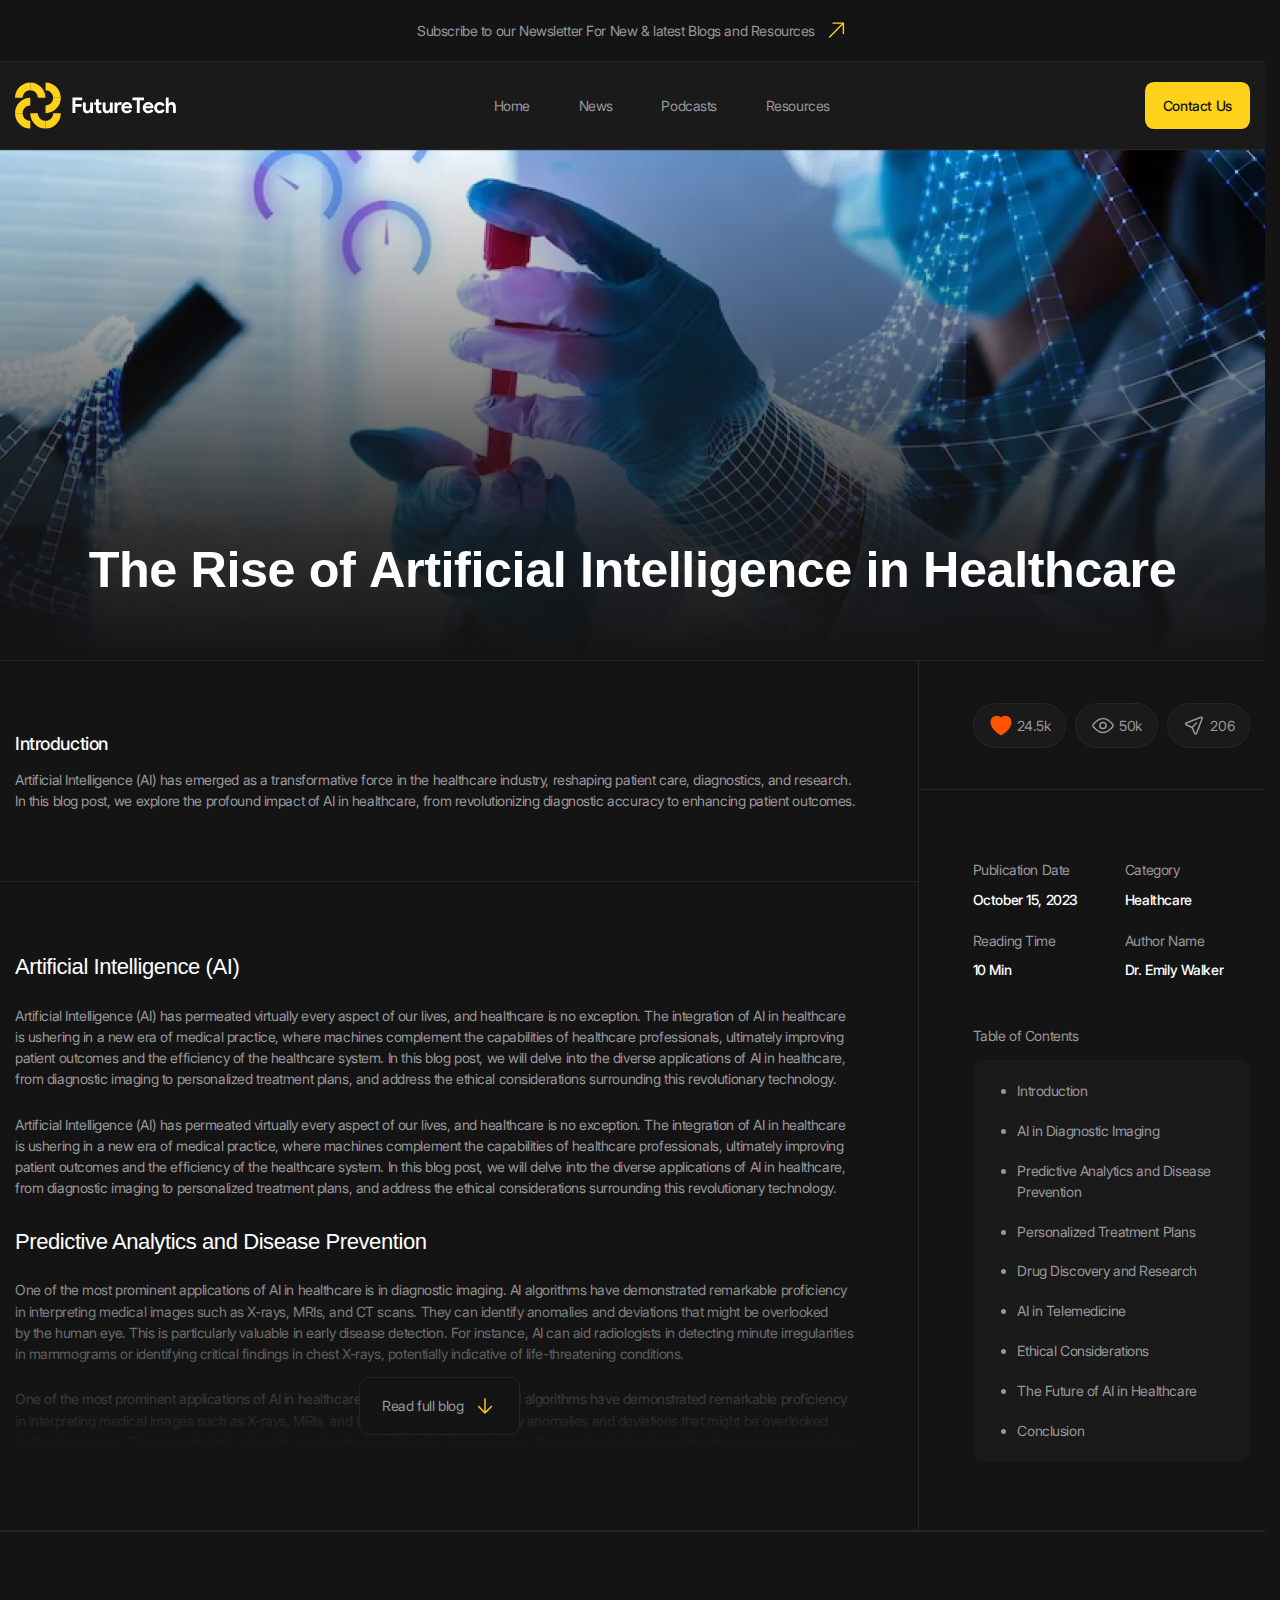
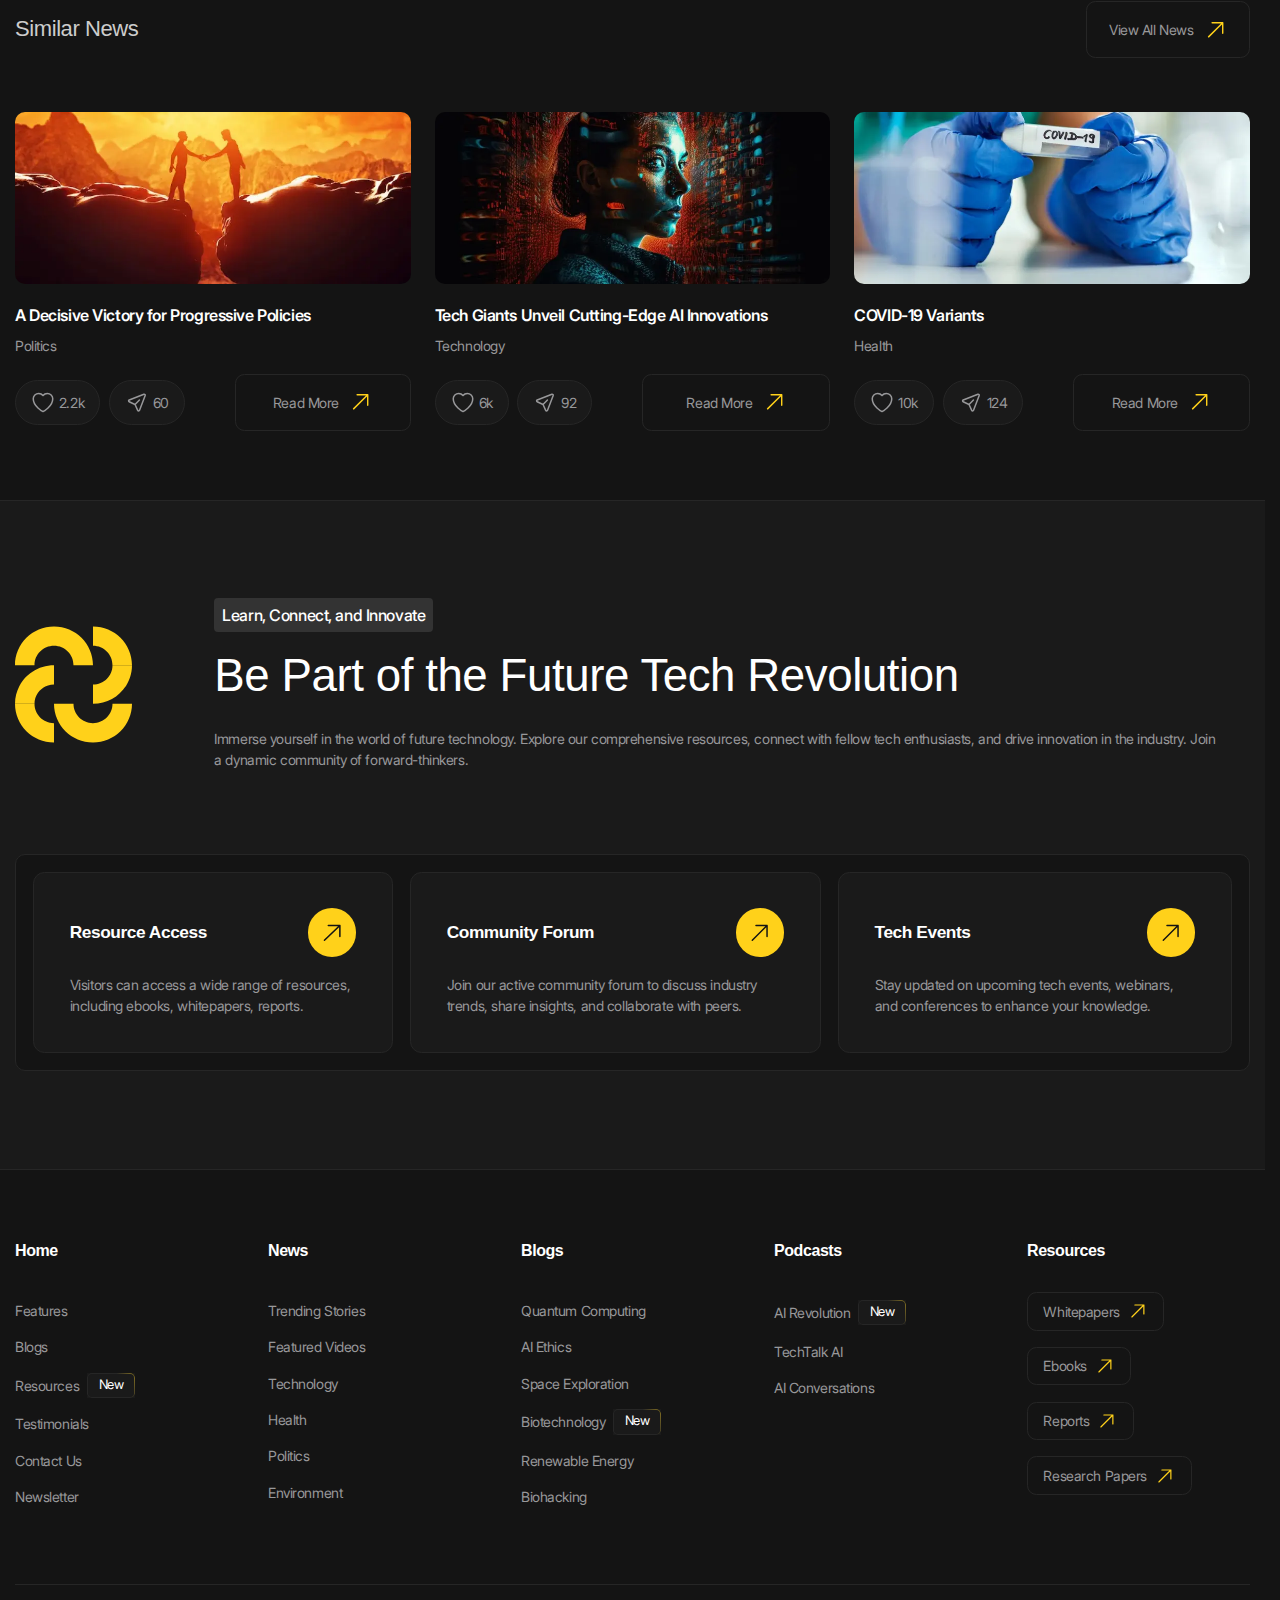
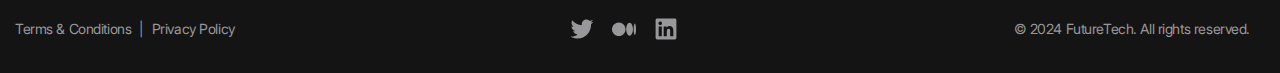
<file: blog.html>
<!doctype html><html lang="en"><head><meta charset="UTF-8"><meta name="viewport" content="width=device-width,initial-scale=1"><meta http-equiv="X-UA-Compatible" content="ie=edge"><meta name="description" content="Welcome to the epicenter of AI innovation. FutureTech AI News is your passport to a world where machines think, learn, and reshape the future. Join us on this visionary expedition into the heart of AI."><link rel="preload" href="./fonts/Inter-Regular.woff2" as="font" type="font/woff2" crossorigin><link rel="preload" href="./fonts/Inter-Medium.woff2" as="font" type="font/woff2" crossorigin><link rel="preload" href="./fonts/Inter-SemiBold.woff2" as="font" type="font/woff2" crossorigin><link rel="preload" href="./fonts/KumbhSans-Regular.woff2" as="font" type="font/woff2" crossorigin><link rel="preload" href="./fonts/KumbhSans-Medium.woff2" as="font" type="font/woff2" crossorigin><link rel="preload" href="./fonts/KumbhSans-SemiBold.woff2" as="font" type="font/woff2" crossorigin><link rel="icon" type="image/x-icon" href="./favicon.ico"><link rel="stylesheet" href="./css/vendor-blog.css"><link rel="stylesheet" href="./css/blog.css"><title>Future Tech</title><script src="./js/blog.js" defer="defer"></script></head><body ondragstart="return false;" ondrop="return false;"><header class="header"><div class="header__banner"><div class="header__banner-container container"><a class="header__banner-link text-icon" href="#"><p>Subscribe to our Newsletter For New & latest Blogs and Resources</p></a></div></div><div class="header__main"><div class="header__content container"><a class="header__logo-link" href="./index.html"><img class="header__logo" src="./img/logo.svg" alt="Future Tech" width="179" height="50"></a><nav class="header__nav nav"><ul class="nav__list"><li class="nav__item"><a class="nav__link" href="./index.html">Home</a></li><li class="nav__item"><a class="nav__link" href="./news.html">News</a></li><li class="nav__item"><a class="nav__link" href="./podcasts.html">Podcasts</a></li><li class="nav__item"><a class="nav__link" href="./resources.html">Resources</a></li></ul></nav><a class="header__button accent-button" href="./contact.html">Contact Us</a> <button class="header__burger-button button-reset" type="button" data-burger-menu="open" aria-label="Open navigation menu"></button></div></div></header><main class="main"><section class="blog" aria-labelledby="blog-title"><div class="blog__banner"><div class="blog__banner-container container"><h1 class="blog__title" id="blog-title">The Rise of Artificial Intelligence in Healthcare</h1></div></div><div class="blog__body"><div class="blog__body-container"><div class="blog__main"><div class="blog__top"><div class="blog__top-intro">Introduction</div><div class="blog__top-text"><p>Artificial Intelligence (AI) has emerged as a transformative force in the healthcare industry, reshaping patient care, diagnostics, and research. In this blog post, we explore the profound impact of AI in healthcare, from revolutionizing diagnostic accuracy to enhancing patient outcomes.</p></div></div><div class="blog__bottom is-folded"><div class="blog__bottom-wrapper"><div class="blog__bottom-text-group"><h3 class="blog__bottom-title">Artificial Intelligence (AI)</h3><div class="blog__bottom-text"><p>Artificial Intelligence (AI) has permeated virtually every aspect of our lives, and healthcare is no exception. The integration of AI in healthcare is ushering in a new era of medical practice, where machines complement the capabilities of healthcare professionals, ultimately improving patient outcomes and the efficiency of the healthcare system. In this blog post, we will delve into the diverse applications of AI in healthcare, from diagnostic imaging to personalized treatment plans, and address the ethical considerations surrounding this revolutionary technology.</p><p>Artificial Intelligence (AI) has permeated virtually every aspect of our lives, and healthcare is no exception. The integration of AI in healthcare is ushering in a new era of medical practice, where machines complement the capabilities of healthcare professionals, ultimately improving patient outcomes and the efficiency of the healthcare system. In this blog post, we will delve into the diverse applications of AI in healthcare, from diagnostic imaging to personalized treatment plans, and address the ethical considerations surrounding this revolutionary technology.</p></div></div><div class="blog__bottom-text-group"><h3 class="blog__bottom-title">Predictive Analytics and Disease Prevention</h3><div class="blog__bottom-text"><p>One of the most prominent applications of AI in healthcare is in diagnostic imaging. AI algorithms have demonstrated remarkable proficiency in interpreting medical images such as X-rays, MRIs, and CT scans. They can identify anomalies and deviations that might be overlooked by the human eye. This is particularly valuable in early disease detection. For instance, AI can aid radiologists in detecting minute irregularities in mammograms or identifying critical findings in chest X-rays, potentially indicative of life-threatening conditions.</p><p>One of the most prominent applications of AI in healthcare is in diagnostic imaging. AI algorithms have demonstrated remarkable proficiency in interpreting medical images such as X-rays, MRIs, and CT scans. They can identify anomalies and deviations that might be overlooked by the human eye. This is particularly valuable in early disease detection. For instance, AI can aid radiologists in detecting minute irregularities in mammograms or identifying critical findings in chest X-rays, potentially indicative of life-threatening conditions.</p></div></div><div class="blog__bottom-text-group"><h3 class="blog__bottom-title">Predictive Analytics and Disease Prevention</h3><div class="blog__bottom-text"><p>One of the most prominent applications of AI in healthcare is in diagnostic imaging. AI algorithms have demonstrated remarkable proficiency in interpreting medical images such as X-rays, MRIs, and CT scans. They can identify anomalies and deviations that might be overlooked by the human eye. This is particularly valuable in early disease detection. For instance, AI can aid radiologists in detecting minute irregularities in mammograms or identifying critical findings in chest X-rays, potentially indicative of life-threatening conditions.</p><p>One of the most prominent applications of AI in healthcare is in diagnostic imaging. AI algorithms have demonstrated remarkable proficiency in interpreting medical images such as X-rays, MRIs, and CT scans. They can identify anomalies and deviations that might be overlooked by the human eye. This is particularly valuable in early disease detection. For instance, AI can aid radiologists in detecting minute irregularities in mammograms or identifying critical findings in chest X-rays, potentially indicative of life-threatening conditions.</p></div></div><div class="blog__bottom-text-group"><h3 class="blog__bottom-title">Predictive Analytics and Disease Prevention</h3><div class="blog__bottom-text"><p>One of the most prominent applications of AI in healthcare is in diagnostic imaging. AI algorithms have demonstrated remarkable proficiency in interpreting medical images such as X-rays, MRIs, and CT scans. They can identify anomalies and deviations that might be overlooked by the human eye. This is particularly valuable in early disease detection. For instance, AI can aid radiologists in detecting minute irregularities in mammograms or identifying critical findings in chest X-rays, potentially indicative of life-threatening conditions.</p><p>One of the most prominent applications of AI in healthcare is in diagnostic imaging. AI algorithms have demonstrated remarkable proficiency in interpreting medical images such as X-rays, MRIs, and CT scans. They can identify anomalies and deviations that might be overlooked by the human eye. This is particularly valuable in early disease detection. For instance, AI can aid radiologists in detecting minute irregularities in mammograms or identifying critical findings in chest X-rays, potentially indicative of life-threatening conditions.</p></div></div></div><button class="blog__full-button button-reset dark-button" type="button">Read full blog <svg width="25" height="25" viewBox="0 0 25 25" fill="none" xmlns="http://www.w3.org/2000/svg"><path fill-rule="evenodd" clip-rule="evenodd" d="M12.5 4.25C12.9142 4.25 13.25 4.58579 13.25 5L13.25 18.1893L18.7197 12.7197C19.0126 12.4268 19.4874 12.4268 19.7803 12.7197C20.0732 13.0126 20.0732 13.4874 19.7803 13.7803L13.0303 20.5303C12.7374 20.8232 12.2626 20.8232 11.9697 20.5303L5.21967 13.7803C4.92678 13.4874 4.92678 13.0126 5.21967 12.7197C5.51256 12.4268 5.98744 12.4268 6.28033 12.7197L11.75 18.1893L11.75 5C11.75 4.58579 12.0858 4.25 12.5 4.25Z" fill="#98989A"/></svg></button></div></div><aside class="blog__aside"><div class="blog__aside-top"><ul class="blog__aside-feedback feedback"><li class="feedback__item"><button class="feedback__button feedback__button--heart button-reset frame frame--tiny is-active" aria-label="Put a like"><svg width="24" height="25" viewBox="0 0 24 25" fill="none" xmlns="http://www.w3.org/2000/svg"><path d="M11.645 21.4107L11.6384 21.4071L11.6158 21.3949C11.5965 21.3844 11.5689 21.3693 11.5336 21.3496C11.4629 21.3101 11.3612 21.2524 11.233 21.1769C10.9765 21.0261 10.6132 20.8039 10.1785 20.515C9.31074 19.9381 8.15122 19.0901 6.9886 18.0063C4.68781 15.8615 2.25 12.6751 2.25 8.75C2.25 5.82194 4.7136 3.5 7.6875 3.5C9.43638 3.5 11.0023 4.29909 12 5.5516C12.9977 4.29909 14.5636 3.5 16.3125 3.5C19.2864 3.5 21.75 5.82194 21.75 8.75C21.75 12.6751 19.3122 15.8615 17.0114 18.0063C15.8488 19.0901 14.6893 19.9381 13.8215 20.515C13.3868 20.8039 13.0235 21.0261 12.767 21.1769C12.6388 21.2524 12.5371 21.3101 12.4664 21.3496C12.4311 21.3693 12.4035 21.3844 12.3842 21.3949L12.3616 21.4071L12.355 21.4107L12.3523 21.4121C12.1323 21.5289 11.8677 21.5289 11.6477 21.4121L11.645 21.4107Z" stroke="#666666" stroke-width="1.5" stroke-linejoin="round"/></svg> 24.5k</button></li><li class="feedback__item"><button class="feedback__button feedback__button--view button-reset frame frame--tiny" aria-label="Views"><svg width="24" height="25" viewBox="0 0 24 25" fill="none" xmlns="http://www.w3.org/2000/svg"><path d="M21.6029 11.3275C21.8585 11.6491 22 12.0668 22 12.5C22 12.9332 21.8585 13.351 21.6029 13.6725C19.9845 15.65 16.3005 19.5 12 19.5C7.69952 19.5 4.01559 15.65 2.39712 13.6725C2.1415 13.351 2 12.9332 2 12.5C2 12.0668 2.1415 11.6491 2.39712 11.3275C4.01559 9.35 7.69952 5.5 12 5.5C16.3005 5.5 19.9845 9.35 21.6029 11.3275Z" stroke="#FFD11A" stroke-width="1.5" stroke-linecap="round" stroke-linejoin="round"/><path d="M12.0005 15.6109C13.7031 15.6109 15.0833 14.2181 15.0833 12.4999C15.0833 10.7817 13.7031 9.38879 12.0005 9.38879C10.2979 9.38879 8.91772 10.7817 8.91772 12.4999C8.91772 14.2181 10.2979 15.6109 12.0005 15.6109Z" stroke="#FFD11A" stroke-width="1.5" stroke-linecap="round" stroke-linejoin="round"/></svg> 50k</button></li><li class="feedback__item"><button class="feedback__button feedback__button--paper-plane button-reset frame frame--tiny" aria-label="Share this link to the post"><svg width="24" height="25" viewBox="0 0 24 25" fill="none" xmlns="http://www.w3.org/2000/svg"><path d="M10.0384 14.4616L4.1719 11.7951C3.36454 11.4281 3.39898 10.2697 4.22673 9.95134L18.8999 4.30781C19.7087 3.99675 20.5033 4.79139 20.1922 5.60013L14.5487 20.2733C14.2303 21.1011 13.072 21.1355 12.705 20.3281L10.0384 14.4616ZM10.0384 14.4616L14.4231 10.077" stroke="#666666" stroke-width="1.5" stroke-linecap="round" stroke-linejoin="round"/></svg> 206</button></li></ul></div><div class="blog__aside-bottom"><div class="blog__aside-info"><div class="blog__aside-info-item">Publication Date <time class="blog__aside-info-subtitle" datetime="2023-10-15">October 15, 2023</time></div><div class="blog__aside-info-item">Category <span class="blog__aside-info-subtitle">Healthcare</span></div><div class="blog__aside-info-item">Reading Time <span class="blog__aside-info-subtitle">10 Min</span></div><div class="blog__aside-info-item">Author Name <span class="blog__aside-info-subtitle">Dr. Emily Walker</span></div></div><div class="blog__aside-table"><h3 class="blog__aside-table-suptitle">Table of Contents</h3><ul class="blog__aside-table-list"><li class="blog__aside-table-item">Introduction</li><li class="blog__aside-table-item">AI in Diagnostic Imaging</li><li class="blog__aside-table-item">Predictive Analytics and Disease Prevention</li><li class="blog__aside-table-item">Personalized Treatment Plans</li><li class="blog__aside-table-item">Drug Discovery and Research</li><li class="blog__aside-table-item">AI in Telemedicine</li><li class="blog__aside-table-item">Ethical Considerations</li><li class="blog__aside-table-item">The Future of AI in Healthcare</li><li class="blog__aside-table-item">Conclusion</li></ul></div></div></aside></div></div></section><section class="articles" aria-labelledby="articles-bottom-header"><div class="articles__wrapper"><div class="articles__container container"><header class="articles__header"><h2 class="articles__header-title" id="articles-bottom-header">Similar News</h2><a class="articles__header-link dark-button" href="#">View All News <svg width="25" height="25" viewBox="0 0 25 25" fill="none" xmlns="http://www.w3.org/2000/svg"><path fill-rule="evenodd" clip-rule="evenodd" d="M8.58325 4.25L19.8333 4.25C20.0322 4.25 20.2229 4.32902 20.3636 4.46967C20.5042 4.61032 20.5833 4.80109 20.5833 5V16.25C20.5833 16.6642 20.2475 17 19.8333 17C19.419 17 19.0833 16.6642 19.0833 16.25V6.81066L5.36358 20.5303C5.07069 20.8232 4.59582 20.8232 4.30292 20.5303C4.01003 20.2374 4.01003 19.7626 4.30292 19.4697L18.0226 5.75L8.58325 5.75C8.16904 5.75 7.83325 5.41421 7.83325 5C7.83325 4.58579 8.16904 4.25 8.58325 4.25Z" fill="#141414"/></svg></a></header><ul class="articles__list"><li class="articles__item"><article class="articles__article"><a class="articles__item-picture-wrapper" href="#" aria-label="A Decisive Victory for Progressive Policies"><picture><source srcset="./img/articles/article1--mobile@1x.webp, ./img/articles/article1--mobile@2x.webp 2x" type="image/webp" media="(max-width: 767px)"><source srcset="./img/articles/article1@1.5x.webp, ./img/articles/article1@2x.webp 2x, ./img/articles/article1@3x.webp 3x" type="image/webp"><source srcset="./img/articles/article1@1.5x.jpg, ./img/articles/article1@2x.jpg 2x, ./img/articles/article1@3x.jpg 3x" type="image/jpg"><img class="articles__img" src="./img/articles/article1@1.5x.jpg" alt="Two people standing on a rock shake hands" width="512" height="222" loading="lazy"></picture></a><header class="articles__item-text"><h4 class="articles__item-title h5"><a class="articles__item-title-link" href="#">A Decisive Victory for Progressive Policies</a></h4><span class="articles__item-subtitle">Politics</span></header><footer class="articles__item-footer"><ul class="feedback"><li class="feedback__item"><button class="feedback__button feedback__button--heart button-reset frame frame--tiny" aria-label="Put a like"><svg width="24" height="25" viewBox="0 0 24 25" fill="none" xmlns="http://www.w3.org/2000/svg"><path d="M11.645 21.4107L11.6384 21.4071L11.6158 21.3949C11.5965 21.3844 11.5689 21.3693 11.5336 21.3496C11.4629 21.3101 11.3612 21.2524 11.233 21.1769C10.9765 21.0261 10.6132 20.8039 10.1785 20.515C9.31074 19.9381 8.15122 19.0901 6.9886 18.0063C4.68781 15.8615 2.25 12.6751 2.25 8.75C2.25 5.82194 4.7136 3.5 7.6875 3.5C9.43638 3.5 11.0023 4.29909 12 5.5516C12.9977 4.29909 14.5636 3.5 16.3125 3.5C19.2864 3.5 21.75 5.82194 21.75 8.75C21.75 12.6751 19.3122 15.8615 17.0114 18.0063C15.8488 19.0901 14.6893 19.9381 13.8215 20.515C13.3868 20.8039 13.0235 21.0261 12.767 21.1769C12.6388 21.2524 12.5371 21.3101 12.4664 21.3496C12.4311 21.3693 12.4035 21.3844 12.3842 21.3949L12.3616 21.4071L12.355 21.4107L12.3523 21.4121C12.1323 21.5289 11.8677 21.5289 11.6477 21.4121L11.645 21.4107Z" stroke="#666666" stroke-width="1.5" stroke-linejoin="round"/></svg> 2.2k</button></li><li class="feedback__item"><button class="feedback__button feedback__button--paper-plane button-reset frame frame--tiny" aria-label="Share this link to the post"><svg width="24" height="25" viewBox="0 0 24 25" fill="none" xmlns="http://www.w3.org/2000/svg"><path d="M10.0384 14.4616L4.1719 11.7951C3.36454 11.4281 3.39898 10.2697 4.22673 9.95134L18.8999 4.30781C19.7087 3.99675 20.5033 4.79139 20.1922 5.60013L14.5487 20.2733C14.2303 21.1011 13.072 21.1355 12.705 20.3281L10.0384 14.4616ZM10.0384 14.4616L14.4231 10.077" stroke="#666666" stroke-width="1.5" stroke-linecap="round" stroke-linejoin="round"/></svg> 60</button></li></ul><a class="articles__item-footer-link dark-button" href="#">Read More <svg width="25" height="25" viewBox="0 0 25 25" fill="none" xmlns="http://www.w3.org/2000/svg"><path fill-rule="evenodd" clip-rule="evenodd" d="M8.58325 4.25L19.8333 4.25C20.0322 4.25 20.2229 4.32902 20.3636 4.46967C20.5042 4.61032 20.5833 4.80109 20.5833 5V16.25C20.5833 16.6642 20.2475 17 19.8333 17C19.419 17 19.0833 16.6642 19.0833 16.25V6.81066L5.36358 20.5303C5.07069 20.8232 4.59582 20.8232 4.30292 20.5303C4.01003 20.2374 4.01003 19.7626 4.30292 19.4697L18.0226 5.75L8.58325 5.75C8.16904 5.75 7.83325 5.41421 7.83325 5C7.83325 4.58579 8.16904 4.25 8.58325 4.25Z" fill="#141414"/></svg></a></footer></article></li><li class="articles__item"><article class="articles__article"><a class="articles__item-picture-wrapper" href="#" aria-label="Tech Giants Unveil Cutting-Edge AI Innovations"><picture><source srcset="./img/articles/article2--mobile@1x.webp, ./img/articles/article2--mobile@2x.webp 2x" type="image/webp" media="(max-width: 767px)"><source srcset="./img/articles/article2@1.5x.webp, ./img/articles/article2@2x.webp 2x, ./img/articles/article2@3x.webp 3x" type="image/webp"><source srcset="./img/articles/article2@1.5x.jpg, ./img/articles/article2@2x.jpg 2x, ./img/articles/article2@3x.jpg 3x" type="image/jpg"><img class="articles__img" src="./img/articles/article2@1.5x.jpg" alt="Girl's face against the background of many applications" width="512" height="222" loading="lazy"></picture></a><header class="articles__item-text"><h4 class="articles__item-title h5"><a class="articles__item-title-link" href="#">Tech Giants Unveil Cutting-Edge AI Innovations</a></h4><span class="articles__item-subtitle">Technology</span></header><footer class="articles__item-footer"><ul class="feedback"><li class="feedback__item"><button class="feedback__button feedback__button--heart button-reset frame frame--tiny" aria-label="Put a like"><svg width="24" height="25" viewBox="0 0 24 25" fill="none" xmlns="http://www.w3.org/2000/svg"><path d="M11.645 21.4107L11.6384 21.4071L11.6158 21.3949C11.5965 21.3844 11.5689 21.3693 11.5336 21.3496C11.4629 21.3101 11.3612 21.2524 11.233 21.1769C10.9765 21.0261 10.6132 20.8039 10.1785 20.515C9.31074 19.9381 8.15122 19.0901 6.9886 18.0063C4.68781 15.8615 2.25 12.6751 2.25 8.75C2.25 5.82194 4.7136 3.5 7.6875 3.5C9.43638 3.5 11.0023 4.29909 12 5.5516C12.9977 4.29909 14.5636 3.5 16.3125 3.5C19.2864 3.5 21.75 5.82194 21.75 8.75C21.75 12.6751 19.3122 15.8615 17.0114 18.0063C15.8488 19.0901 14.6893 19.9381 13.8215 20.515C13.3868 20.8039 13.0235 21.0261 12.767 21.1769C12.6388 21.2524 12.5371 21.3101 12.4664 21.3496C12.4311 21.3693 12.4035 21.3844 12.3842 21.3949L12.3616 21.4071L12.355 21.4107L12.3523 21.4121C12.1323 21.5289 11.8677 21.5289 11.6477 21.4121L11.645 21.4107Z" stroke="#666666" stroke-width="1.5" stroke-linejoin="round"/></svg> 6k</button></li><li class="feedback__item"><button class="feedback__button feedback__button--paper-plane button-reset frame frame--tiny" aria-label="Share this link to the post"><svg width="24" height="25" viewBox="0 0 24 25" fill="none" xmlns="http://www.w3.org/2000/svg"><path d="M10.0384 14.4616L4.1719 11.7951C3.36454 11.4281 3.39898 10.2697 4.22673 9.95134L18.8999 4.30781C19.7087 3.99675 20.5033 4.79139 20.1922 5.60013L14.5487 20.2733C14.2303 21.1011 13.072 21.1355 12.705 20.3281L10.0384 14.4616ZM10.0384 14.4616L14.4231 10.077" stroke="#666666" stroke-width="1.5" stroke-linecap="round" stroke-linejoin="round"/></svg> 92</button></li></ul><a class="articles__item-footer-link dark-button" href="#">Read More <svg width="25" height="25" viewBox="0 0 25 25" fill="none" xmlns="http://www.w3.org/2000/svg"><path fill-rule="evenodd" clip-rule="evenodd" d="M8.58325 4.25L19.8333 4.25C20.0322 4.25 20.2229 4.32902 20.3636 4.46967C20.5042 4.61032 20.5833 4.80109 20.5833 5V16.25C20.5833 16.6642 20.2475 17 19.8333 17C19.419 17 19.0833 16.6642 19.0833 16.25V6.81066L5.36358 20.5303C5.07069 20.8232 4.59582 20.8232 4.30292 20.5303C4.01003 20.2374 4.01003 19.7626 4.30292 19.4697L18.0226 5.75L8.58325 5.75C8.16904 5.75 7.83325 5.41421 7.83325 5C7.83325 4.58579 8.16904 4.25 8.58325 4.25Z" fill="#141414"/></svg></a></footer></article></li><li class="articles__item"><article class="articles__article"><a class="articles__item-picture-wrapper" href="#" aria-label="COVID-19 Variants"><picture><source srcset="./img/articles/article3--mobile@1x.webp, ./img/articles/article3--mobile@2x.webp 2x" type="image/webp" media="(max-width: 767px)"><source srcset="./img/articles/article3@1.5x.webp, ./img/articles/article3@2x.webp 2x, ./img/articles/article3@3x.webp 3x" type="image/webp"><source srcset="./img/articles/article3@1.5x.jpg, ./img/articles/article3@2x.jpg 2x, ./img/articles/article3@3x.jpg 3x" type="image/jpg"><img class="articles__img" src="./img/articles/article3@1.5x.jpg" alt="A doctor in gloves holds a test tube with the inscription covid-19" width="512" height="222" loading="lazy"></picture></a><header class="articles__item-text"><h4 class="articles__item-title h5"><a class="articles__item-title-link" href="#">COVID-19 Variants</a></h4><span class="articles__item-subtitle">Health</span></header><footer class="articles__item-footer"><ul class="feedback"><li class="feedback__item"><button class="feedback__button feedback__button--heart button-reset frame frame--tiny" aria-label="Put a like"><svg width="24" height="25" viewBox="0 0 24 25" fill="none" xmlns="http://www.w3.org/2000/svg"><path d="M11.645 21.4107L11.6384 21.4071L11.6158 21.3949C11.5965 21.3844 11.5689 21.3693 11.5336 21.3496C11.4629 21.3101 11.3612 21.2524 11.233 21.1769C10.9765 21.0261 10.6132 20.8039 10.1785 20.515C9.31074 19.9381 8.15122 19.0901 6.9886 18.0063C4.68781 15.8615 2.25 12.6751 2.25 8.75C2.25 5.82194 4.7136 3.5 7.6875 3.5C9.43638 3.5 11.0023 4.29909 12 5.5516C12.9977 4.29909 14.5636 3.5 16.3125 3.5C19.2864 3.5 21.75 5.82194 21.75 8.75C21.75 12.6751 19.3122 15.8615 17.0114 18.0063C15.8488 19.0901 14.6893 19.9381 13.8215 20.515C13.3868 20.8039 13.0235 21.0261 12.767 21.1769C12.6388 21.2524 12.5371 21.3101 12.4664 21.3496C12.4311 21.3693 12.4035 21.3844 12.3842 21.3949L12.3616 21.4071L12.355 21.4107L12.3523 21.4121C12.1323 21.5289 11.8677 21.5289 11.6477 21.4121L11.645 21.4107Z" stroke="#666666" stroke-width="1.5" stroke-linejoin="round"/></svg> 10k</button></li><li class="feedback__item"><button class="feedback__button feedback__button--paper-plane button-reset frame frame--tiny" aria-label="Share this link to the post"><svg width="24" height="25" viewBox="0 0 24 25" fill="none" xmlns="http://www.w3.org/2000/svg"><path d="M10.0384 14.4616L4.1719 11.7951C3.36454 11.4281 3.39898 10.2697 4.22673 9.95134L18.8999 4.30781C19.7087 3.99675 20.5033 4.79139 20.1922 5.60013L14.5487 20.2733C14.2303 21.1011 13.072 21.1355 12.705 20.3281L10.0384 14.4616ZM10.0384 14.4616L14.4231 10.077" stroke="#666666" stroke-width="1.5" stroke-linecap="round" stroke-linejoin="round"/></svg> 124</button></li></ul><a class="articles__item-footer-link dark-button" href="#">Read More <svg width="25" height="25" viewBox="0 0 25 25" fill="none" xmlns="http://www.w3.org/2000/svg"><path fill-rule="evenodd" clip-rule="evenodd" d="M8.58325 4.25L19.8333 4.25C20.0322 4.25 20.2229 4.32902 20.3636 4.46967C20.5042 4.61032 20.5833 4.80109 20.5833 5V16.25C20.5833 16.6642 20.2475 17 19.8333 17C19.419 17 19.0833 16.6642 19.0833 16.25V6.81066L5.36358 20.5303C5.07069 20.8232 4.59582 20.8232 4.30292 20.5303C4.01003 20.2374 4.01003 19.7626 4.30292 19.4697L18.0226 5.75L8.58325 5.75C8.16904 5.75 7.83325 5.41421 7.83325 5C7.83325 4.58579 8.16904 4.25 8.58325 4.25Z" fill="#141414"/></svg></a></footer></article></li></ul></div></div></section><section class="part section-header" aria-labelledby="part-header"><div class="part__container container"><header class="part__section-header section-header__text-content"><div class="part__section-label-wrapper"><span class="part__section-label section-header__label">Learn, Connect, and Innovate</span></div><h2 class="part__title section-header__title h2" id="part-header">Be Part of the Future Tech Revolution</h2><div class="part__text"><p>Immerse yourself in the world of future technology. Explore our comprehensive resources, connect with fellow tech enthusiasts, and drive innovation in the industry. Join a dynamic community of forward-thinkers.</p></div></header><ul class="part__staff"><li class="part__staff-item frame frame--big"><div class="part__staff-top"><h3 class="part__staff-title"><a class="part__staff-link" href="#">Resource Access</a></h3><a class="part__staff-link accent-round-arrow" href="#" aria-label="Resource access"></a></div><div class="part__staff-text"><p>Visitors can access a wide range of resources, including ebooks, whitepapers, reports.</p></div></li><li class="part__staff-item frame frame--big"><div class="part__staff-top"><h3 class="part__staff-title"><a class="part__staff-link" href="#">Community Forum</a></h3><a class="part__staff-link accent-round-arrow" href="#" aria-label="Community Forum"></a></div><div class="part__staff-text"><p>Join our active community forum to discuss industry trends, share insights, and collaborate with peers.</p></div></li><li class="part__staff-item frame frame--big"><div class="part__staff-top"><h3 class="part__staff-title"><a class="part__staff-link" href="#">Tech Events</a></h3><a class="part__staff-link accent-round-arrow" href="#" aria-label="Tech Events"></a></div><div class="part__staff-text"><p>Stay updated on upcoming tech events, webinars, and conferences to enhance your knowledge.</p></div></li></ul></div></section></main><footer class="footer"><div class="footer__container container"><div class="footer__top"><h2 class="visually-hidden">Navigation on different sections</h2><div class="footer__column"><h3 class="footer__title h3">Home</h3><ul class="footer__list"><li class="footer__list-item"><a class="footer__list-link" href="#">Features</a></li><li class="footer__list-item"><a class="footer__list-link" href="#">Blogs</a></li><li class="footer__list-item"><a class="footer__list-link" href="#">Resources <span class="footer__list-label">New</span></a></li><li class="footer__list-item"><a class="footer__list-link" href="#">Testimonials</a></li><li class="footer__list-item"><a class="footer__list-link" href="#">Contact Us</a></li><li class="footer__list-item"><a class="footer__list-link" href="#">Newsletter</a></li></ul></div><div class="footer__column"><h3 class="footer__title h3">News</h3><ul class="footer__list"><li class="footer__list-item"><a class="footer__list-link" href="#">Trending Stories</a></li><li class="footer__list-item"><a class="footer__list-link" href="#">Featured Videos</a></li><li class="footer__list-item"><a class="footer__list-link" href="#">Technology</a></li><li class="footer__list-item"><a class="footer__list-link" href="#">Health</a></li><li class="footer__list-item"><a class="footer__list-link" href="#">Politics</a></li><li class="footer__list-item"><a class="footer__list-link" href="#">Environment</a></li></ul></div><div class="footer__column"><h3 class="footer__title h3">Blogs</h3><ul class="footer__list"><li class="footer__list-item"><a class="footer__list-link" href="#">Quantum Computing</a></li><li class="footer__list-item"><a class="footer__list-link" href="#">AI Ethics</a></li><li class="footer__list-item"><a class="footer__list-link" href="#">Space Exploration</a></li><li class="footer__list-item"><a class="footer__list-link" href="#">Biotechnology <span class="footer__list-label">New</span></a></li><li class="footer__list-item"><a class="footer__list-link" href="#">Renewable Energy</a></li><li class="footer__list-item"><a class="footer__list-link" href="#">Biohacking</a></li></ul></div><div class="footer__column"><h3 class="footer__title h3">Podcasts</h3><ul class="footer__list"><li class="footer__list-item"><a class="footer__list-link" href="#">AI Revolution <span class="footer__list-label">New</span></a></li><li class="footer__list-item"><a class="footer__list-link" href="#">TechTalk AI</a></li><li class="footer__list-item"><a class="footer__list-link" href="#">AI Conversations</a></li></ul></div><div class="footer__column footer__column--resources"><h3 class="footer__title h3">Resources</h3><ul class="footer__list"><li class="footer__list-item"><a class="footer__list-link dark-button" href="#">Whitepapers <svg width="25" height="25" viewBox="0 0 25 25" fill="none" xmlns="http://www.w3.org/2000/svg"><path fill-rule="evenodd" clip-rule="evenodd" d="M8.58325 4.25L19.8333 4.25C20.0322 4.25 20.2229 4.32902 20.3636 4.46967C20.5042 4.61032 20.5833 4.80109 20.5833 5V16.25C20.5833 16.6642 20.2475 17 19.8333 17C19.419 17 19.0833 16.6642 19.0833 16.25V6.81066L5.36358 20.5303C5.07069 20.8232 4.59582 20.8232 4.30292 20.5303C4.01003 20.2374 4.01003 19.7626 4.30292 19.4697L18.0226 5.75L8.58325 5.75C8.16904 5.75 7.83325 5.41421 7.83325 5C7.83325 4.58579 8.16904 4.25 8.58325 4.25Z" fill="#141414"/></svg></a></li><li class="footer__list-item"><a class="footer__list-link dark-button" href="#">Ebooks <svg width="25" height="25" viewBox="0 0 25 25" fill="none" xmlns="http://www.w3.org/2000/svg"><path fill-rule="evenodd" clip-rule="evenodd" d="M8.58325 4.25L19.8333 4.25C20.0322 4.25 20.2229 4.32902 20.3636 4.46967C20.5042 4.61032 20.5833 4.80109 20.5833 5V16.25C20.5833 16.6642 20.2475 17 19.8333 17C19.419 17 19.0833 16.6642 19.0833 16.25V6.81066L5.36358 20.5303C5.07069 20.8232 4.59582 20.8232 4.30292 20.5303C4.01003 20.2374 4.01003 19.7626 4.30292 19.4697L18.0226 5.75L8.58325 5.75C8.16904 5.75 7.83325 5.41421 7.83325 5C7.83325 4.58579 8.16904 4.25 8.58325 4.25Z" fill="#141414"/></svg></a></li><li class="footer__list-item"><a class="footer__list-link dark-button" href="#">Reports <svg width="25" height="25" viewBox="0 0 25 25" fill="none" xmlns="http://www.w3.org/2000/svg"><path fill-rule="evenodd" clip-rule="evenodd" d="M8.58325 4.25L19.8333 4.25C20.0322 4.25 20.2229 4.32902 20.3636 4.46967C20.5042 4.61032 20.5833 4.80109 20.5833 5V16.25C20.5833 16.6642 20.2475 17 19.8333 17C19.419 17 19.0833 16.6642 19.0833 16.25V6.81066L5.36358 20.5303C5.07069 20.8232 4.59582 20.8232 4.30292 20.5303C4.01003 20.2374 4.01003 19.7626 4.30292 19.4697L18.0226 5.75L8.58325 5.75C8.16904 5.75 7.83325 5.41421 7.83325 5C7.83325 4.58579 8.16904 4.25 8.58325 4.25Z" fill="#141414"/></svg></a></li><li class="footer__list-item"><a class="footer__list-link dark-button" href="#">Research Papers <svg width="25" height="25" viewBox="0 0 25 25" fill="none" xmlns="http://www.w3.org/2000/svg"><path fill-rule="evenodd" clip-rule="evenodd" d="M8.58325 4.25L19.8333 4.25C20.0322 4.25 20.2229 4.32902 20.3636 4.46967C20.5042 4.61032 20.5833 4.80109 20.5833 5V16.25C20.5833 16.6642 20.2475 17 19.8333 17C19.419 17 19.0833 16.6642 19.0833 16.25V6.81066L5.36358 20.5303C5.07069 20.8232 4.59582 20.8232 4.30292 20.5303C4.01003 20.2374 4.01003 19.7626 4.30292 19.4697L18.0226 5.75L8.58325 5.75C8.16904 5.75 7.83325 5.41421 7.83325 5C7.83325 4.58579 8.16904 4.25 8.58325 4.25Z" fill="#141414"/></svg></a></li></ul></div></div><div class="footer__bottom"><ul class="footer__list-tac"><li class="footer__list-tac-item"><a class="footer__list-tac-link footer__list-tac-link--first-child" href="#">Terms & Conditions</a></li><li class="footer__list-tac-item"><a class="footer__list-tac-link" href="#">Privacy Policy</a></li></ul><ul class="footer__list-soc1al"><li class="footer__list-item-soc1al"><a class="footer__list-soc1al-link" href="#" target="_blank" aria-label="link to twitter"><svg width="24" height="24" viewBox="0 0 24 24" fill="none" xmlns="http://www.w3.org/2000/svg"><path d="M21.0571 7.18114C21.0664 7.39235 21.0664 7.59395 21.0664 7.80515C21.0756 14.2084 16.3712 21.6004 7.76793 21.6004C5.23048 21.6004 2.73933 20.842 0.600098 19.4212C0.970528 19.4692 1.34096 19.4884 1.71139 19.4884C3.81358 19.4884 5.86021 18.7588 7.51789 17.4052C5.51756 17.3668 3.75802 16.0132 3.14681 14.0356C3.85063 14.1796 4.57296 14.1508 5.25826 13.9492C3.08198 13.5076 1.51691 11.5204 1.50765 9.20675C1.50765 9.18755 1.50765 9.16835 1.50765 9.14915C2.15591 9.52355 2.88751 9.73475 3.62837 9.75395C1.58174 8.33315 0.942746 5.50114 2.18369 3.28353C4.5637 6.31714 8.06427 8.15075 11.8241 8.35235C11.4445 6.67234 11.9631 4.90594 13.1762 3.71553C15.0561 1.88193 18.0196 1.97793 19.7977 3.92673C20.8441 3.71553 21.8535 3.31233 22.7704 2.74593C22.4185 3.86913 21.6869 4.81954 20.7145 5.42434C21.6406 5.30914 22.5481 5.04994 23.4001 4.66594C22.7704 5.64514 21.9739 6.48994 21.0571 7.18114Z" fill="white"/></svg></a></li><li class="footer__list-item-soc1al"><a class="footer__list-soc1al-link" href="#" target="_blank" aria-label="link to medium"><svg width="24" height="24" viewBox="0 0 24 24" fill="none" xmlns="http://www.w3.org/2000/svg"><path d="M13.5374 12.2281C13.5374 15.9988 10.5069 19.0556 6.76883 19.0556C3.03073 19.0556 0 15.9981 0 12.2281C0 8.45806 3.0305 5.40039 6.76883 5.40039C10.5072 5.40039 13.5374 8.45737 13.5374 12.2281Z" fill="white"/><path d="M20.9627 12.2285C20.9627 15.7778 19.4474 18.6563 17.5783 18.6563C15.7091 18.6563 14.1938 15.7778 14.1938 12.2285C14.1938 8.67922 15.7089 5.80078 17.578 5.80078C19.4472 5.80078 20.9625 8.67829 20.9625 12.2285" fill="white"/><path d="M24 12.228C24 15.4073 23.4672 17.9862 22.8097 17.9862C22.1522 17.9862 21.6196 15.408 21.6196 12.228C21.6196 9.04797 22.1525 6.46973 22.8097 6.46973C23.467 6.46973 24 9.04774 24 12.228Z" fill="white"/></svg></a></li><li class="footer__list-item-soc1al"><a class="footer__list-soc1al-link" href="#" target="_blank" aria-label="link to linkedin"><svg width="24" height="24" viewBox="0 0 24 24" fill="none" xmlns="http://www.w3.org/2000/svg"><path d="M20.8647 1.59961H3.13554C2.72832 1.59961 2.33777 1.76138 2.04982 2.04933C1.76187 2.33728 1.6001 2.72783 1.6001 3.13505V20.8642C1.6001 21.2714 1.76187 21.6619 2.04982 21.9499C2.33777 22.2378 2.72832 22.3996 3.13554 22.3996H20.8647C21.2719 22.3996 21.6624 22.2378 21.9504 21.9499C22.2383 21.6619 22.4001 21.2714 22.4001 20.8642V3.13505C22.4001 2.72783 22.2383 2.33728 21.9504 2.04933C21.6624 1.76138 21.2719 1.59961 20.8647 1.59961ZM7.79965 19.3186H4.67243V9.38516H7.79965V19.3186ZM6.23388 8.00861C5.87915 8.00661 5.53296 7.89958 5.239 7.70102C4.94504 7.50246 4.71649 7.22127 4.58219 6.89294C4.44789 6.56461 4.41386 6.20386 4.48439 5.8562C4.55492 5.50855 4.72686 5.18958 4.9785 4.93955C5.23014 4.68952 5.5502 4.51964 5.8983 4.45134C6.2464 4.38304 6.60693 4.41939 6.93439 4.5558C7.26185 4.6922 7.54156 4.92255 7.73823 5.21778C7.9349 5.51301 8.03971 5.85988 8.03943 6.21461C8.04278 6.45211 7.99827 6.68784 7.90857 6.90777C7.81887 7.1277 7.68582 7.32732 7.51733 7.49473C7.34884 7.66215 7.14837 7.79392 6.92787 7.88221C6.70736 7.97049 6.47134 8.01348 6.23388 8.00861ZM19.3263 19.3273H16.2005V13.9005C16.2005 12.3001 15.5202 11.8061 14.642 11.8061C13.7147 11.8061 12.8047 12.5052 12.8047 13.9409V19.3273H9.67743V9.39239H12.6848V10.7689H12.7252C13.0271 10.1579 14.0844 9.11361 15.6979 9.11361C17.4428 9.11361 19.3278 10.1493 19.3278 13.1826L19.3263 19.3273Z" fill="white"/></svg></a></li></ul><div class="footer__rights">© 2024 FutureTech. All rights reserved.</div></div></div></footer><dialog class="mobile-menu" id="mobile-menu"><form class="mobile-menu__close-button-wrapper" method="dialog"><button class="mobile-menu__close-button cross-button button-reset" type="submit" aria-label="Close navigation menu"></button></form><div class="mobile-menu__body"><nav class="nav"><ul class="nav__list"><li class="nav__item"><a class="nav__link" href="./index.html">Home</a></li><li class="nav__item"><a class="nav__link" href="./news.html">News</a></li><li class="nav__item"><a class="nav__link" href="./podcasts.html">Podcasts</a></li><li class="nav__item"><a class="nav__link" href="./resources.html">Resources</a></li></ul></nav></div></dialog></body></html>
</file>
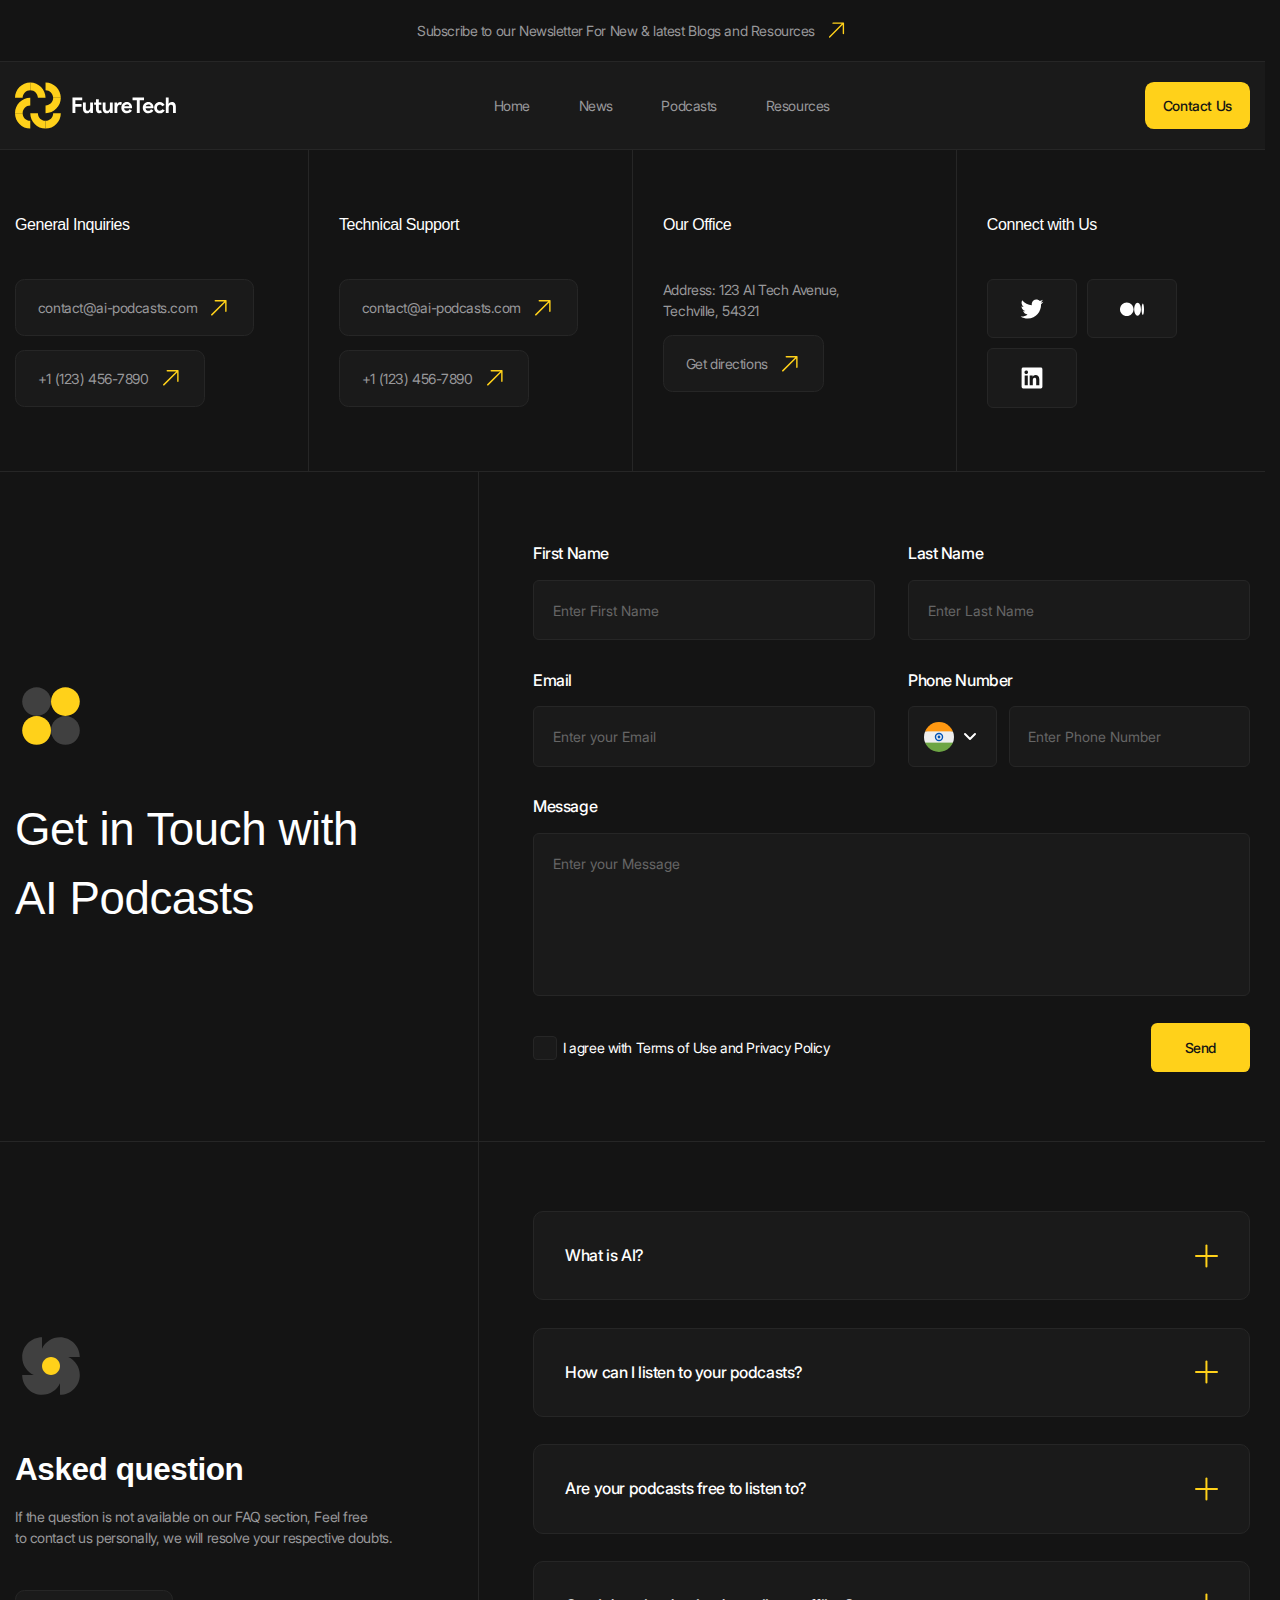
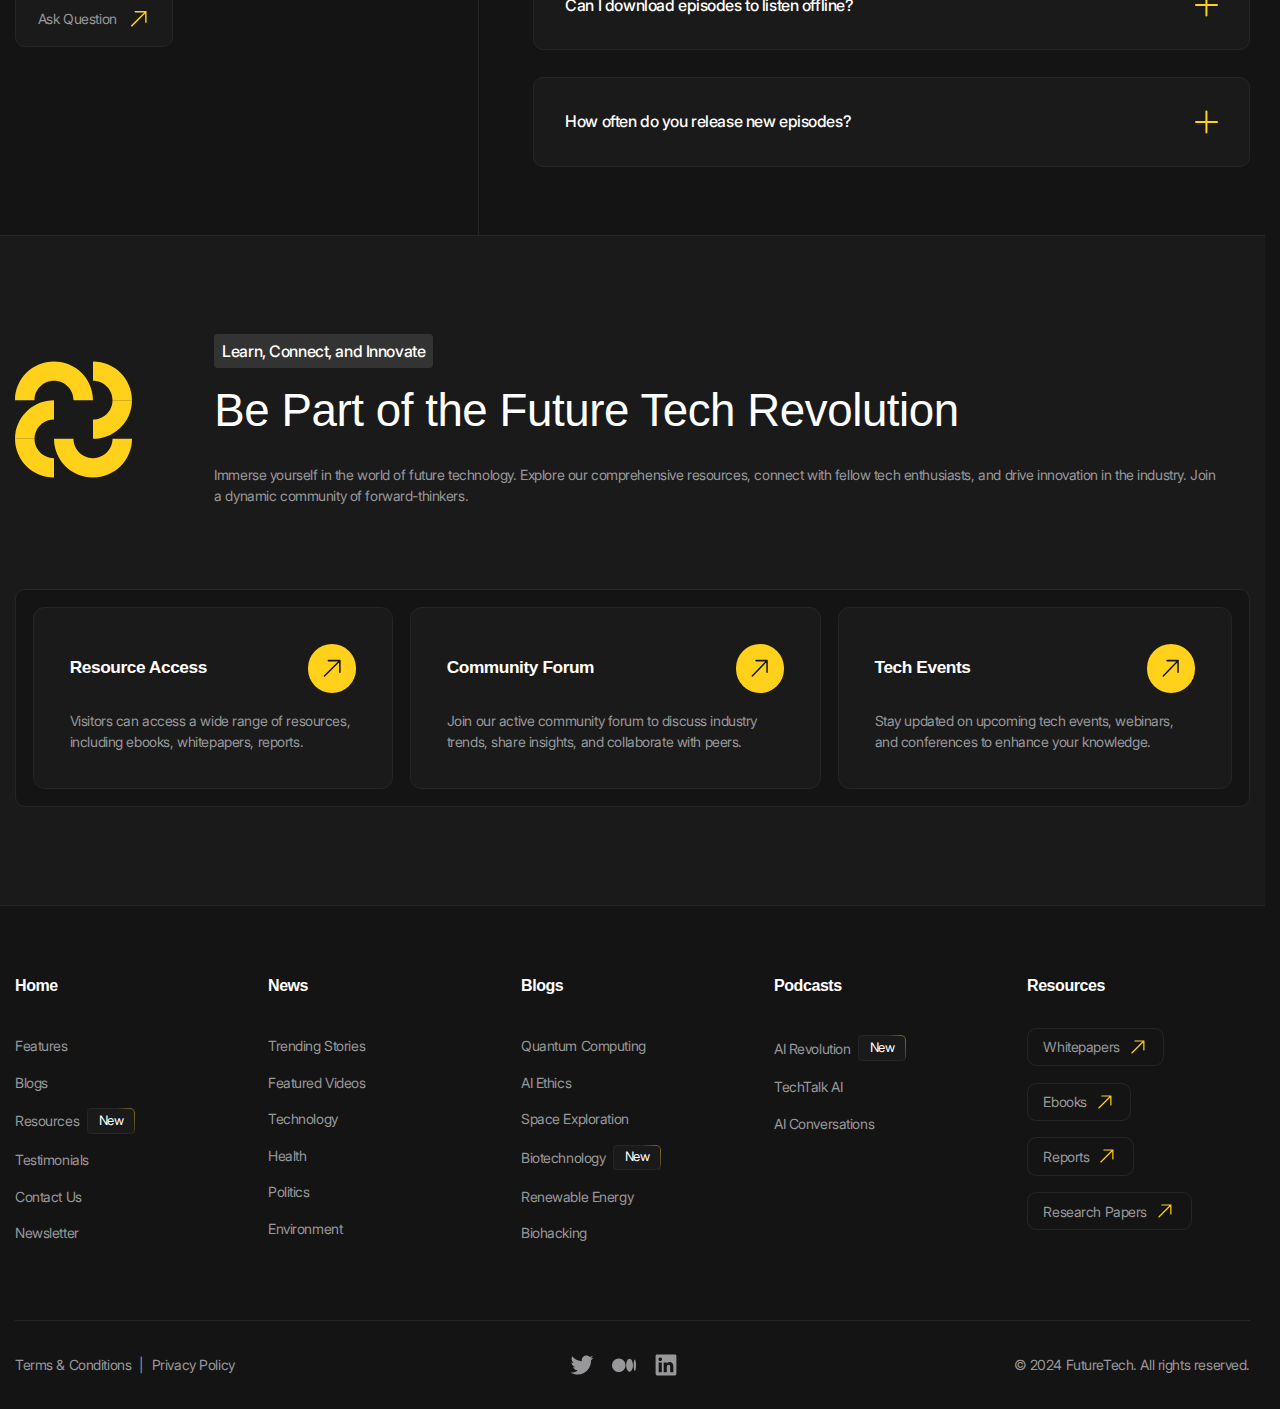
<file: contact.html>
<!doctype html><html lang="en"><head><meta charset="UTF-8"><meta name="viewport" content="width=device-width,initial-scale=1"><meta http-equiv="X-UA-Compatible" content="ie=edge"><meta name="description" content="Welcome to the epicenter of AI innovation. FutureTech AI News is your passport to a world where machines think, learn, and reshape the future. Join us on this visionary expedition into the heart of AI."><link rel="preload" href="./fonts/Inter-Regular.woff2" as="font" type="font/woff2" crossorigin><link rel="preload" href="./fonts/Inter-Medium.woff2" as="font" type="font/woff2" crossorigin><link rel="preload" href="./fonts/Inter-SemiBold.woff2" as="font" type="font/woff2" crossorigin><link rel="preload" href="./fonts/KumbhSans-Regular.woff2" as="font" type="font/woff2" crossorigin><link rel="preload" href="./fonts/KumbhSans-Medium.woff2" as="font" type="font/woff2" crossorigin><link rel="preload" href="./fonts/KumbhSans-SemiBold.woff2" as="font" type="font/woff2" crossorigin><link rel="icon" type="image/x-icon" href="./favicon.ico"><link rel="stylesheet" href="./css/vendor.css"><link rel="stylesheet" href="./css/contact.css"><title>Future Tech</title><script src="./js/contact.js" defer="defer"></script></head><body ondragstart="return false;" ondrop="return false;"><header class="header"><div class="header__banner"><div class="header__banner-container container"><a class="header__banner-link text-icon" href="#"><p>Subscribe to our Newsletter For New & latest Blogs and Resources</p></a></div></div><div class="header__main"><div class="header__content container"><a class="header__logo-link" href="./index.html"><img class="header__logo" src="./img/logo.svg" alt="Future Tech" width="179" height="50"></a><nav class="header__nav nav"><ul class="nav__list"><li class="nav__item"><a class="nav__link" href="./index.html">Home</a></li><li class="nav__item"><a class="nav__link" href="./news.html">News</a></li><li class="nav__item"><a class="nav__link" href="./podcasts.html">Podcasts</a></li><li class="nav__item"><a class="nav__link" href="./resources.html">Resources</a></li></ul></nav><a class="header__button accent-button">Contact Us</a> <button class="header__burger-button button-reset" type="button" data-burger-menu="open" aria-label="Open navigation menu"></button></div></div></header><main class="main"><section class="contact blocks" aria-labelledby="contact-header"><h1 class="visually-hidden">Our Contacts</h1><div class="contact__container container"><div class="contact__top"><h2 class="visually-hidden" id="contact-header">Several ways to contact with us</h2><div class="contact__top-item"><h3 class="contact__top-title">General Inquiries</h3><ul class="contact__top-list"><li class="contact__top-list-item"><a class="contact__top-list-link dark-button dark-button--grey" href="mailto:contact@ai-podcasts.com">contact@ai-podcasts.com <svg width="25" height="25" viewBox="0 0 25 25" fill="none" xmlns="http://www.w3.org/2000/svg"><path fill-rule="evenodd" clip-rule="evenodd" d="M8.75 4.25L20 4.25C20.1989 4.25 20.3897 4.32902 20.5303 4.46967C20.671 4.61032 20.75 4.80109 20.75 5V16.25C20.75 16.6642 20.4142 17 20 17C19.5858 17 19.25 16.6642 19.25 16.25V6.81066L5.53033 20.5303C5.23744 20.8232 4.76256 20.8232 4.46967 20.5303C4.17678 20.2374 4.17678 19.7626 4.46967 19.4697L18.1893 5.75L8.75 5.75C8.33579 5.75 8 5.41421 8 5C8 4.58579 8.33579 4.25 8.75 4.25Z" fill="#FFD11A"></path></svg></a></li><li class="contact__top-list-item"><a class="contact__top-list-link dark-button dark-button--grey" href="tel:+11234567890">+1 (123) 456-7890 <svg width="25" height="25" viewBox="0 0 25 25" fill="none" xmlns="http://www.w3.org/2000/svg"><path fill-rule="evenodd" clip-rule="evenodd" d="M8.75 4.25L20 4.25C20.1989 4.25 20.3897 4.32902 20.5303 4.46967C20.671 4.61032 20.75 4.80109 20.75 5V16.25C20.75 16.6642 20.4142 17 20 17C19.5858 17 19.25 16.6642 19.25 16.25V6.81066L5.53033 20.5303C5.23744 20.8232 4.76256 20.8232 4.46967 20.5303C4.17678 20.2374 4.17678 19.7626 4.46967 19.4697L18.1893 5.75L8.75 5.75C8.33579 5.75 8 5.41421 8 5C8 4.58579 8.33579 4.25 8.75 4.25Z" fill="#FFD11A"></path></svg></a></li></ul></div><div class="contact__top-item"><h3 class="contact__top-title">Technical Support</h3><ul class="contact__top-list"><li class="contact__top-list-item"><a class="contact__top-list-link dark-button dark-button--grey" href="mailto:contact@ai-podcasts.com">contact@ai-podcasts.com <svg width="25" height="25" viewBox="0 0 25 25" fill="none" xmlns="http://www.w3.org/2000/svg"><path fill-rule="evenodd" clip-rule="evenodd" d="M8.75 4.25L20 4.25C20.1989 4.25 20.3897 4.32902 20.5303 4.46967C20.671 4.61032 20.75 4.80109 20.75 5V16.25C20.75 16.6642 20.4142 17 20 17C19.5858 17 19.25 16.6642 19.25 16.25V6.81066L5.53033 20.5303C5.23744 20.8232 4.76256 20.8232 4.46967 20.5303C4.17678 20.2374 4.17678 19.7626 4.46967 19.4697L18.1893 5.75L8.75 5.75C8.33579 5.75 8 5.41421 8 5C8 4.58579 8.33579 4.25 8.75 4.25Z" fill="#FFD11A"></path></svg></a></li><li class="contact__top-list-item"><a class="contact__top-list-link dark-button dark-button--grey" href="tel:+11234567890">+1 (123) 456-7890 <svg width="25" height="25" viewBox="0 0 25 25" fill="none" xmlns="http://www.w3.org/2000/svg"><path fill-rule="evenodd" clip-rule="evenodd" d="M8.75 4.25L20 4.25C20.1989 4.25 20.3897 4.32902 20.5303 4.46967C20.671 4.61032 20.75 4.80109 20.75 5V16.25C20.75 16.6642 20.4142 17 20 17C19.5858 17 19.25 16.6642 19.25 16.25V6.81066L5.53033 20.5303C5.23744 20.8232 4.76256 20.8232 4.46967 20.5303C4.17678 20.2374 4.17678 19.7626 4.46967 19.4697L18.1893 5.75L8.75 5.75C8.33579 5.75 8 5.41421 8 5C8 4.58579 8.33579 4.25 8.75 4.25Z" fill="#FFD11A"></path></svg></a></li></ul></div><div class="contact__top-item"><h3 class="contact__top-title">Our Office</h3><ul class="contact__top-list"><li class="contact__top-list-item"><address>Address: 123 AI Tech Avenue,<br>Techville, 54321</address></li><li class="contact__top-list-item"><a class="contact__top-list-link dark-button dark-button--grey" href="#">Get directions <svg width="25" height="25" viewBox="0 0 25 25" fill="none" xmlns="http://www.w3.org/2000/svg"><path fill-rule="evenodd" clip-rule="evenodd" d="M8.75 4.25L20 4.25C20.1989 4.25 20.3897 4.32902 20.5303 4.46967C20.671 4.61032 20.75 4.80109 20.75 5V16.25C20.75 16.6642 20.4142 17 20 17C19.5858 17 19.25 16.6642 19.25 16.25V6.81066L5.53033 20.5303C5.23744 20.8232 4.76256 20.8232 4.46967 20.5303C4.17678 20.2374 4.17678 19.7626 4.46967 19.4697L18.1893 5.75L8.75 5.75C8.33579 5.75 8 5.41421 8 5C8 4.58579 8.33579 4.25 8.75 4.25Z" fill="#FFD11A"></path></svg></a></li></ul></div><div class="contact__top-item"><h3 class="contact__top-title">Connect with Us</h3><ul class="connect-list"><li class="connect-list__item"><a class="connect-list__link frame frame--small" href="#" target="_blank" aria-label="Twitter"><svg width="24" height="24" viewBox="0 0 24 24" fill="none" xmlns="http://www.w3.org/2000/svg"><path d="M21.0571 7.18114C21.0664 7.39235 21.0664 7.59395 21.0664 7.80515C21.0756 14.2084 16.3712 21.6004 7.76793 21.6004C5.23048 21.6004 2.73933 20.842 0.600098 19.4212C0.970528 19.4692 1.34096 19.4884 1.71139 19.4884C3.81358 19.4884 5.86021 18.7588 7.51789 17.4052C5.51756 17.3668 3.75802 16.0132 3.14681 14.0356C3.85063 14.1796 4.57296 14.1508 5.25826 13.9492C3.08198 13.5076 1.51691 11.5204 1.50765 9.20675C1.50765 9.18755 1.50765 9.16835 1.50765 9.14915C2.15591 9.52355 2.88751 9.73475 3.62837 9.75395C1.58174 8.33315 0.942746 5.50114 2.18369 3.28353C4.5637 6.31714 8.06427 8.15075 11.8241 8.35235C11.4445 6.67234 11.9631 4.90594 13.1762 3.71553C15.0561 1.88193 18.0196 1.97793 19.7977 3.92673C20.8441 3.71553 21.8535 3.31233 22.7704 2.74593C22.4185 3.86913 21.6869 4.81954 20.7145 5.42434C21.6406 5.30914 22.5481 5.04994 23.4001 4.66594C22.7704 5.64514 21.9739 6.48994 21.0571 7.18114Z" fill="white"/></svg></a></li><li class="connect-list__item"><a class="connect-list__link frame frame--small" href="#" target="_blank" aria-label="Medium"><svg width="24" height="24" viewBox="0 0 24 24" fill="none" xmlns="http://www.w3.org/2000/svg"><path d="M13.5374 12.2281C13.5374 15.9988 10.5069 19.0556 6.76883 19.0556C3.03073 19.0556 0 15.9981 0 12.2281C0 8.45806 3.0305 5.40039 6.76883 5.40039C10.5072 5.40039 13.5374 8.45737 13.5374 12.2281Z" fill="white"/><path d="M20.9627 12.2285C20.9627 15.7778 19.4474 18.6563 17.5783 18.6563C15.7091 18.6563 14.1938 15.7778 14.1938 12.2285C14.1938 8.67922 15.7089 5.80078 17.578 5.80078C19.4472 5.80078 20.9625 8.67829 20.9625 12.2285" fill="white"/><path d="M24 12.228C24 15.4073 23.4672 17.9862 22.8097 17.9862C22.1522 17.9862 21.6196 15.408 21.6196 12.228C21.6196 9.04797 22.1525 6.46973 22.8097 6.46973C23.467 6.46973 24 9.04774 24 12.228Z" fill="white"/></svg></a></li><li class="connect-list__item"><a class="connect-list__link frame frame--small" href="#" target="_blank" aria-label="LinkedIn"><svg width="24" height="24" viewBox="0 0 24 24" fill="none" xmlns="http://www.w3.org/2000/svg"><path d="M20.8647 1.59961H3.13554C2.72832 1.59961 2.33777 1.76138 2.04982 2.04933C1.76187 2.33728 1.6001 2.72783 1.6001 3.13505V20.8642C1.6001 21.2714 1.76187 21.6619 2.04982 21.9499C2.33777 22.2378 2.72832 22.3996 3.13554 22.3996H20.8647C21.2719 22.3996 21.6624 22.2378 21.9504 21.9499C22.2383 21.6619 22.4001 21.2714 22.4001 20.8642V3.13505C22.4001 2.72783 22.2383 2.33728 21.9504 2.04933C21.6624 1.76138 21.2719 1.59961 20.8647 1.59961ZM7.79965 19.3186H4.67243V9.38516H7.79965V19.3186ZM6.23388 8.00861C5.87915 8.00661 5.53296 7.89958 5.239 7.70102C4.94504 7.50246 4.71649 7.22127 4.58219 6.89294C4.44789 6.56461 4.41386 6.20386 4.48439 5.8562C4.55492 5.50855 4.72686 5.18958 4.9785 4.93955C5.23014 4.68952 5.5502 4.51964 5.8983 4.45134C6.2464 4.38304 6.60693 4.41939 6.93439 4.5558C7.26185 4.6922 7.54156 4.92255 7.73823 5.21778C7.9349 5.51301 8.03971 5.85988 8.03943 6.21461C8.04278 6.45211 7.99827 6.68784 7.90857 6.90777C7.81887 7.1277 7.68582 7.32732 7.51733 7.49473C7.34884 7.66215 7.14837 7.79392 6.92787 7.88221C6.70736 7.97049 6.47134 8.01348 6.23388 8.00861ZM19.3263 19.3273H16.2005V13.9005C16.2005 12.3001 15.5202 11.8061 14.642 11.8061C13.7147 11.8061 12.8047 12.5052 12.8047 13.9409V19.3273H9.67743V9.39239H12.6848V10.7689H12.7252C13.0271 10.1579 14.0844 9.11361 15.6979 9.11361C17.4428 9.11361 19.3278 10.1493 19.3278 13.1826L19.3263 19.3273Z" fill="white"/></svg></a></li></ul></div></div></div><div class="blocks__item"><div class="blocks__container container"><div class="blocks__left"><div class="blocks__left-title-block title-icon" style="background-image: url('./img/title-icon/blocks/icon9.svg')"><h2 class="blocks__left-title blocks__left-title--large">Get in Touch with AI Podcasts</h2></div></div><form class="blocks__right form"><div class="form__item"><label class="form__label" for="first-name">First Name</label> <input class="form__input input-reset frame frame--input input" id="first-name" placeholder="Enter First Name" required></div><div class="form__item"><label class="form__label" for="last-name">Last Name</label> <input class="form__input input-reset frame frame--input input" id="last-name" placeholder="Enter Last Name" required></div><div class="form__item"><label class="form__label" for="email">Email</label> <input class="form__input input-reset frame frame--input input" id="email" type="email" placeholder="Enter your Email" required></div><div class="form__item"><label class="form__label" for="tel">Phone Number</label><div class="tel-select"><div class="tel-select__select"><button class="tel-select__chosen button-reset" type="button" style="background-image: url('./img/select-number/in.svg');" aria-label="Select country phone code"><span class="tel-select__tel-number-chosen visually-hidden">+91</span> <svg width="20" height="21" viewBox="0 0 20 21" fill="none" xmlns="http://www.w3.org/2000/svg"><path d="M5 8L10 13L15 8" stroke="white" stroke-width="2" stroke-linecap="round" stroke-linejoin="round"/></svg></button><ul class="tel-select__list scroll scroll--tel-select"><li class="tel-select__item" tabindex="0" style="background-image: url('./img/select-number/ru.svg');" aria-label="Russia"><span class="tel-select__tel-number visually-hidden">+7</span></li><li class="tel-select__item" tabindex="0" style="background-image: url('./img/select-number/by.svg');" aria-label="Belorussia"><span class="tel-select__tel-number visually-hidden">+375</span></li><li class="tel-select__item" tabindex="0" style="background-image: url('./img/select-number/ua.svg');" aria-label="Ukraine"><span class="tel-select__tel-number visually-hidden">+380</span></li><li class="tel-select__item" tabindex="0" style="background-image: url('./img/select-number/us.svg');" aria-label="USA"><span class="tel-select__tel-number visually-hidden">+1</span></li><li class="tel-select__item" tabindex="0" style="background-image: url('./img/select-number/gb.svg');" aria-label="Great Britain"><span class="tel-select__tel-number visually-hidden">+44</span></li><li class="tel-select__item" tabindex="0" style="background-image: url('./img/select-number/rs.svg');" aria-label="Serbia"><span class="tel-select__tel-number visually-hidden">+381</span></li><li class="tel-select__item is-active" tabindex="0" style="background-image: url('./img/select-number/in.svg');" aria-label="India"><span class="tel-select__tel-number visually-hidden">+91</span></li></ul></div><input class="form__input tel-select__input input-reset frame frame--input input" id="tel" type="tel" placeholder="Enter Phone Number" required></div></div><div class="form__item form__item--wide"><label class="form__label" for="message">Message</label> <textarea class="form__input input-reset frame frame--input input input--textarea" id="message" placeholder="Enter your Message"></textarea></div><div class="form__bottom form__bottom--wide"><label class="form__checkbox checkbox"><input class="checkbox__input visually-hidden" type="checkbox" required> <span class="checkbox__emulator frame frame--checkbox"></span> <span class="checkbox__text">I agree with Terms of Use and Privacy Policy</span></label> <button class="form__submit button-reset accent-button" type="submit">Send</button></div></form></div></div><div class="blocks__item"><div class="blocks__container container"><div class="blocks__left blocks__left--row"><div class="blocks__left-text-group"><h3 class="blocks__left-title title-icon" style="background-image: url('./img/title-icon/blocks/icon10.svg')">Asked question</h3><div class="blocks__left-text"><p>If the question is not available on our FAQ section, Feel free to contact us personally, we will resolve your respective doubts.</p></div></div><button class="blocks__left-button blocks__left-button--left button-reset dark-button dark-button--grey" type="button">Ask Question <svg width="25" height="25" viewBox="0 0 25 25" fill="none" xmlns="http://www.w3.org/2000/svg"><path fill-rule="evenodd" clip-rule="evenodd" d="M8.75 4.25L20 4.25C20.1989 4.25 20.3897 4.32902 20.5303 4.46967C20.671 4.61032 20.75 4.80109 20.75 5V16.25C20.75 16.6642 20.4142 17 20 17C19.5858 17 19.25 16.6642 19.25 16.25V6.81066L5.53033 20.5303C5.23744 20.8232 4.76256 20.8232 4.46967 20.5303C4.17678 20.2374 4.17678 19.7626 4.46967 19.4697L18.1893 5.75L8.75 5.75C8.33579 5.75 8 5.41421 8 5C8 4.58579 8.33579 4.25 8.75 4.25Z" fill="#FFD11A"></path></svg></button></div><div class="blocks__right"><ul class="accordion"><li class="accordion__item"><details class="accordion__details" name="faq"><summary class="accordion__summary"><span class="accordion__title" role="term" aria-details="faq-1">What is AI?</span></summary></details><div class="accordion__content" id="faq-1" role="definition"><div class="accordion__content-body"><p>AI stands for Artificial Intelligence, which refers to the simulation of human intelligence in machines. It enables them to perform tasks like problem-solving, learning, and decision-making.</p></div></div></li><li class="accordion__item"><details class="accordion__details" name="faq"><summary class="accordion__summary"><span class="accordion__title" role="term" aria-details="faq-2">How can I listen to your podcasts?</span></summary></details><div class="accordion__content" id="faq-2" role="definition"><div class="accordion__content-body"><p>AI stands for Artificial Intelligence, which refers to the simulation of human intelligence in machines. It enables them to perform tasks like problem-solving, learning, and decision-making.</p></div></div></li><li class="accordion__item"><details class="accordion__details" name="faq"><summary class="accordion__summary"><span class="accordion__title" role="term" aria-details="faq-3">Are your podcasts free to listen to?</span></summary></details><div class="accordion__content" id="faq-3" role="definition"><div class="accordion__content-body"><p>AI stands for Artificial Intelligence, which refers to the simulation of human intelligence in machines. It enables them to perform tasks like problem-solving, learning, and decision-making.</p></div></div></li><li class="accordion__item"><details class="accordion__details" name="faq"><summary class="accordion__summary"><span class="accordion__title" role="term" aria-details="faq-4">Can I download episodes to listen offline?</span></summary></details><div class="accordion__content" id="faq-4" role="definition"><div class="accordion__content-body"><p>AI stands for Artificial Intelligence, which refers to the simulation of human intelligence in machines. It enables them to perform tasks like problem-solving, learning, and decision-making.</p></div></div></li><li class="accordion__item"><details class="accordion__details" name="faq"><summary class="accordion__summary"><span class="accordion__title" role="term" aria-details="faq-5">How often do you release new episodes?</span></summary></details><div class="accordion__content" id="faq-5" role="definition"><div class="accordion__content-body"><p>AI stands for Artificial Intelligence, which refers to the simulation of human intelligence in machines. It enables them to perform tasks like problem-solving, learning, and decision-making.</p></div></div></li></ul></div></div></div></section><section class="part section-header" aria-labelledby="part-header"><div class="part__container container"><header class="part__section-header section-header__text-content"><div class="part__section-label-wrapper"><span class="part__section-label section-header__label">Learn, Connect, and Innovate</span></div><h2 class="part__title section-header__title h2" id="part-header">Be Part of the Future Tech Revolution</h2><div class="part__text"><p>Immerse yourself in the world of future technology. Explore our comprehensive resources, connect with fellow tech enthusiasts, and drive innovation in the industry. Join a dynamic community of forward-thinkers.</p></div></header><ul class="part__staff"><li class="part__staff-item frame frame--big"><div class="part__staff-top"><h3 class="part__staff-title"><a class="part__staff-link" href="#">Resource Access</a></h3><a class="part__staff-link accent-round-arrow" href="#" aria-label="Resource access"></a></div><div class="part__staff-text"><p>Visitors can access a wide range of resources, including ebooks, whitepapers, reports.</p></div></li><li class="part__staff-item frame frame--big"><div class="part__staff-top"><h3 class="part__staff-title"><a class="part__staff-link" href="#">Community Forum</a></h3><a class="part__staff-link accent-round-arrow" href="#" aria-label="Community Forum"></a></div><div class="part__staff-text"><p>Join our active community forum to discuss industry trends, share insights, and collaborate with peers.</p></div></li><li class="part__staff-item frame frame--big"><div class="part__staff-top"><h3 class="part__staff-title"><a class="part__staff-link" href="#">Tech Events</a></h3><a class="part__staff-link accent-round-arrow" href="#" aria-label="Tech Events"></a></div><div class="part__staff-text"><p>Stay updated on upcoming tech events, webinars, and conferences to enhance your knowledge.</p></div></li></ul></div></section></main><footer class="footer"><div class="footer__container container"><div class="footer__top"><h2 class="visually-hidden">Navigation on different sections</h2><div class="footer__column"><h3 class="footer__title h3">Home</h3><ul class="footer__list"><li class="footer__list-item"><a class="footer__list-link" href="#">Features</a></li><li class="footer__list-item"><a class="footer__list-link" href="#">Blogs</a></li><li class="footer__list-item"><a class="footer__list-link" href="#">Resources <span class="footer__list-label">New</span></a></li><li class="footer__list-item"><a class="footer__list-link" href="#">Testimonials</a></li><li class="footer__list-item"><a class="footer__list-link" href="#">Contact Us</a></li><li class="footer__list-item"><a class="footer__list-link" href="#">Newsletter</a></li></ul></div><div class="footer__column"><h3 class="footer__title h3">News</h3><ul class="footer__list"><li class="footer__list-item"><a class="footer__list-link" href="#">Trending Stories</a></li><li class="footer__list-item"><a class="footer__list-link" href="#">Featured Videos</a></li><li class="footer__list-item"><a class="footer__list-link" href="#">Technology</a></li><li class="footer__list-item"><a class="footer__list-link" href="#">Health</a></li><li class="footer__list-item"><a class="footer__list-link" href="#">Politics</a></li><li class="footer__list-item"><a class="footer__list-link" href="#">Environment</a></li></ul></div><div class="footer__column"><h3 class="footer__title h3">Blogs</h3><ul class="footer__list"><li class="footer__list-item"><a class="footer__list-link" href="#">Quantum Computing</a></li><li class="footer__list-item"><a class="footer__list-link" href="#">AI Ethics</a></li><li class="footer__list-item"><a class="footer__list-link" href="#">Space Exploration</a></li><li class="footer__list-item"><a class="footer__list-link" href="#">Biotechnology <span class="footer__list-label">New</span></a></li><li class="footer__list-item"><a class="footer__list-link" href="#">Renewable Energy</a></li><li class="footer__list-item"><a class="footer__list-link" href="#">Biohacking</a></li></ul></div><div class="footer__column"><h3 class="footer__title h3">Podcasts</h3><ul class="footer__list"><li class="footer__list-item"><a class="footer__list-link" href="#">AI Revolution <span class="footer__list-label">New</span></a></li><li class="footer__list-item"><a class="footer__list-link" href="#">TechTalk AI</a></li><li class="footer__list-item"><a class="footer__list-link" href="#">AI Conversations</a></li></ul></div><div class="footer__column footer__column--resources"><h3 class="footer__title h3">Resources</h3><ul class="footer__list"><li class="footer__list-item"><a class="footer__list-link dark-button" href="#">Whitepapers <svg width="25" height="25" viewBox="0 0 25 25" fill="none" xmlns="http://www.w3.org/2000/svg"><path fill-rule="evenodd" clip-rule="evenodd" d="M8.58325 4.25L19.8333 4.25C20.0322 4.25 20.2229 4.32902 20.3636 4.46967C20.5042 4.61032 20.5833 4.80109 20.5833 5V16.25C20.5833 16.6642 20.2475 17 19.8333 17C19.419 17 19.0833 16.6642 19.0833 16.25V6.81066L5.36358 20.5303C5.07069 20.8232 4.59582 20.8232 4.30292 20.5303C4.01003 20.2374 4.01003 19.7626 4.30292 19.4697L18.0226 5.75L8.58325 5.75C8.16904 5.75 7.83325 5.41421 7.83325 5C7.83325 4.58579 8.16904 4.25 8.58325 4.25Z" fill="#141414"/></svg></a></li><li class="footer__list-item"><a class="footer__list-link dark-button" href="#">Ebooks <svg width="25" height="25" viewBox="0 0 25 25" fill="none" xmlns="http://www.w3.org/2000/svg"><path fill-rule="evenodd" clip-rule="evenodd" d="M8.58325 4.25L19.8333 4.25C20.0322 4.25 20.2229 4.32902 20.3636 4.46967C20.5042 4.61032 20.5833 4.80109 20.5833 5V16.25C20.5833 16.6642 20.2475 17 19.8333 17C19.419 17 19.0833 16.6642 19.0833 16.25V6.81066L5.36358 20.5303C5.07069 20.8232 4.59582 20.8232 4.30292 20.5303C4.01003 20.2374 4.01003 19.7626 4.30292 19.4697L18.0226 5.75L8.58325 5.75C8.16904 5.75 7.83325 5.41421 7.83325 5C7.83325 4.58579 8.16904 4.25 8.58325 4.25Z" fill="#141414"/></svg></a></li><li class="footer__list-item"><a class="footer__list-link dark-button" href="#">Reports <svg width="25" height="25" viewBox="0 0 25 25" fill="none" xmlns="http://www.w3.org/2000/svg"><path fill-rule="evenodd" clip-rule="evenodd" d="M8.58325 4.25L19.8333 4.25C20.0322 4.25 20.2229 4.32902 20.3636 4.46967C20.5042 4.61032 20.5833 4.80109 20.5833 5V16.25C20.5833 16.6642 20.2475 17 19.8333 17C19.419 17 19.0833 16.6642 19.0833 16.25V6.81066L5.36358 20.5303C5.07069 20.8232 4.59582 20.8232 4.30292 20.5303C4.01003 20.2374 4.01003 19.7626 4.30292 19.4697L18.0226 5.75L8.58325 5.75C8.16904 5.75 7.83325 5.41421 7.83325 5C7.83325 4.58579 8.16904 4.25 8.58325 4.25Z" fill="#141414"/></svg></a></li><li class="footer__list-item"><a class="footer__list-link dark-button" href="#">Research Papers <svg width="25" height="25" viewBox="0 0 25 25" fill="none" xmlns="http://www.w3.org/2000/svg"><path fill-rule="evenodd" clip-rule="evenodd" d="M8.58325 4.25L19.8333 4.25C20.0322 4.25 20.2229 4.32902 20.3636 4.46967C20.5042 4.61032 20.5833 4.80109 20.5833 5V16.25C20.5833 16.6642 20.2475 17 19.8333 17C19.419 17 19.0833 16.6642 19.0833 16.25V6.81066L5.36358 20.5303C5.07069 20.8232 4.59582 20.8232 4.30292 20.5303C4.01003 20.2374 4.01003 19.7626 4.30292 19.4697L18.0226 5.75L8.58325 5.75C8.16904 5.75 7.83325 5.41421 7.83325 5C7.83325 4.58579 8.16904 4.25 8.58325 4.25Z" fill="#141414"/></svg></a></li></ul></div></div><div class="footer__bottom"><ul class="footer__list-tac"><li class="footer__list-tac-item"><a class="footer__list-tac-link footer__list-tac-link--first-child" href="#">Terms & Conditions</a></li><li class="footer__list-tac-item"><a class="footer__list-tac-link" href="#">Privacy Policy</a></li></ul><ul class="footer__list-soc1al"><li class="footer__list-item-soc1al"><a class="footer__list-soc1al-link" href="#" target="_blank" aria-label="link to twitter"><svg width="24" height="24" viewBox="0 0 24 24" fill="none" xmlns="http://www.w3.org/2000/svg"><path d="M21.0571 7.18114C21.0664 7.39235 21.0664 7.59395 21.0664 7.80515C21.0756 14.2084 16.3712 21.6004 7.76793 21.6004C5.23048 21.6004 2.73933 20.842 0.600098 19.4212C0.970528 19.4692 1.34096 19.4884 1.71139 19.4884C3.81358 19.4884 5.86021 18.7588 7.51789 17.4052C5.51756 17.3668 3.75802 16.0132 3.14681 14.0356C3.85063 14.1796 4.57296 14.1508 5.25826 13.9492C3.08198 13.5076 1.51691 11.5204 1.50765 9.20675C1.50765 9.18755 1.50765 9.16835 1.50765 9.14915C2.15591 9.52355 2.88751 9.73475 3.62837 9.75395C1.58174 8.33315 0.942746 5.50114 2.18369 3.28353C4.5637 6.31714 8.06427 8.15075 11.8241 8.35235C11.4445 6.67234 11.9631 4.90594 13.1762 3.71553C15.0561 1.88193 18.0196 1.97793 19.7977 3.92673C20.8441 3.71553 21.8535 3.31233 22.7704 2.74593C22.4185 3.86913 21.6869 4.81954 20.7145 5.42434C21.6406 5.30914 22.5481 5.04994 23.4001 4.66594C22.7704 5.64514 21.9739 6.48994 21.0571 7.18114Z" fill="white"/></svg></a></li><li class="footer__list-item-soc1al"><a class="footer__list-soc1al-link" href="#" target="_blank" aria-label="link to medium"><svg width="24" height="24" viewBox="0 0 24 24" fill="none" xmlns="http://www.w3.org/2000/svg"><path d="M13.5374 12.2281C13.5374 15.9988 10.5069 19.0556 6.76883 19.0556C3.03073 19.0556 0 15.9981 0 12.2281C0 8.45806 3.0305 5.40039 6.76883 5.40039C10.5072 5.40039 13.5374 8.45737 13.5374 12.2281Z" fill="white"/><path d="M20.9627 12.2285C20.9627 15.7778 19.4474 18.6563 17.5783 18.6563C15.7091 18.6563 14.1938 15.7778 14.1938 12.2285C14.1938 8.67922 15.7089 5.80078 17.578 5.80078C19.4472 5.80078 20.9625 8.67829 20.9625 12.2285" fill="white"/><path d="M24 12.228C24 15.4073 23.4672 17.9862 22.8097 17.9862C22.1522 17.9862 21.6196 15.408 21.6196 12.228C21.6196 9.04797 22.1525 6.46973 22.8097 6.46973C23.467 6.46973 24 9.04774 24 12.228Z" fill="white"/></svg></a></li><li class="footer__list-item-soc1al"><a class="footer__list-soc1al-link" href="#" target="_blank" aria-label="link to linkedin"><svg width="24" height="24" viewBox="0 0 24 24" fill="none" xmlns="http://www.w3.org/2000/svg"><path d="M20.8647 1.59961H3.13554C2.72832 1.59961 2.33777 1.76138 2.04982 2.04933C1.76187 2.33728 1.6001 2.72783 1.6001 3.13505V20.8642C1.6001 21.2714 1.76187 21.6619 2.04982 21.9499C2.33777 22.2378 2.72832 22.3996 3.13554 22.3996H20.8647C21.2719 22.3996 21.6624 22.2378 21.9504 21.9499C22.2383 21.6619 22.4001 21.2714 22.4001 20.8642V3.13505C22.4001 2.72783 22.2383 2.33728 21.9504 2.04933C21.6624 1.76138 21.2719 1.59961 20.8647 1.59961ZM7.79965 19.3186H4.67243V9.38516H7.79965V19.3186ZM6.23388 8.00861C5.87915 8.00661 5.53296 7.89958 5.239 7.70102C4.94504 7.50246 4.71649 7.22127 4.58219 6.89294C4.44789 6.56461 4.41386 6.20386 4.48439 5.8562C4.55492 5.50855 4.72686 5.18958 4.9785 4.93955C5.23014 4.68952 5.5502 4.51964 5.8983 4.45134C6.2464 4.38304 6.60693 4.41939 6.93439 4.5558C7.26185 4.6922 7.54156 4.92255 7.73823 5.21778C7.9349 5.51301 8.03971 5.85988 8.03943 6.21461C8.04278 6.45211 7.99827 6.68784 7.90857 6.90777C7.81887 7.1277 7.68582 7.32732 7.51733 7.49473C7.34884 7.66215 7.14837 7.79392 6.92787 7.88221C6.70736 7.97049 6.47134 8.01348 6.23388 8.00861ZM19.3263 19.3273H16.2005V13.9005C16.2005 12.3001 15.5202 11.8061 14.642 11.8061C13.7147 11.8061 12.8047 12.5052 12.8047 13.9409V19.3273H9.67743V9.39239H12.6848V10.7689H12.7252C13.0271 10.1579 14.0844 9.11361 15.6979 9.11361C17.4428 9.11361 19.3278 10.1493 19.3278 13.1826L19.3263 19.3273Z" fill="white"/></svg></a></li></ul><div class="footer__rights">© 2024 FutureTech. All rights reserved.</div></div></div></footer><dialog class="mobile-menu" id="mobile-menu"><form class="mobile-menu__close-button-wrapper" method="dialog"><button class="mobile-menu__close-button cross-button button-reset" type="submit" aria-label="Close navigation menu"></button></form><div class="mobile-menu__body"><nav class="nav"><ul class="nav__list"><li class="nav__item"><a class="nav__link" href="./index.html">Home</a></li><li class="nav__item"><a class="nav__link" href="./news.html">News</a></li><li class="nav__item"><a class="nav__link" href="./podcasts.html">Podcasts</a></li><li class="nav__item"><a class="nav__link" href="./resources.html">Resources</a></li></ul></nav></div></dialog></body></html>
</file>
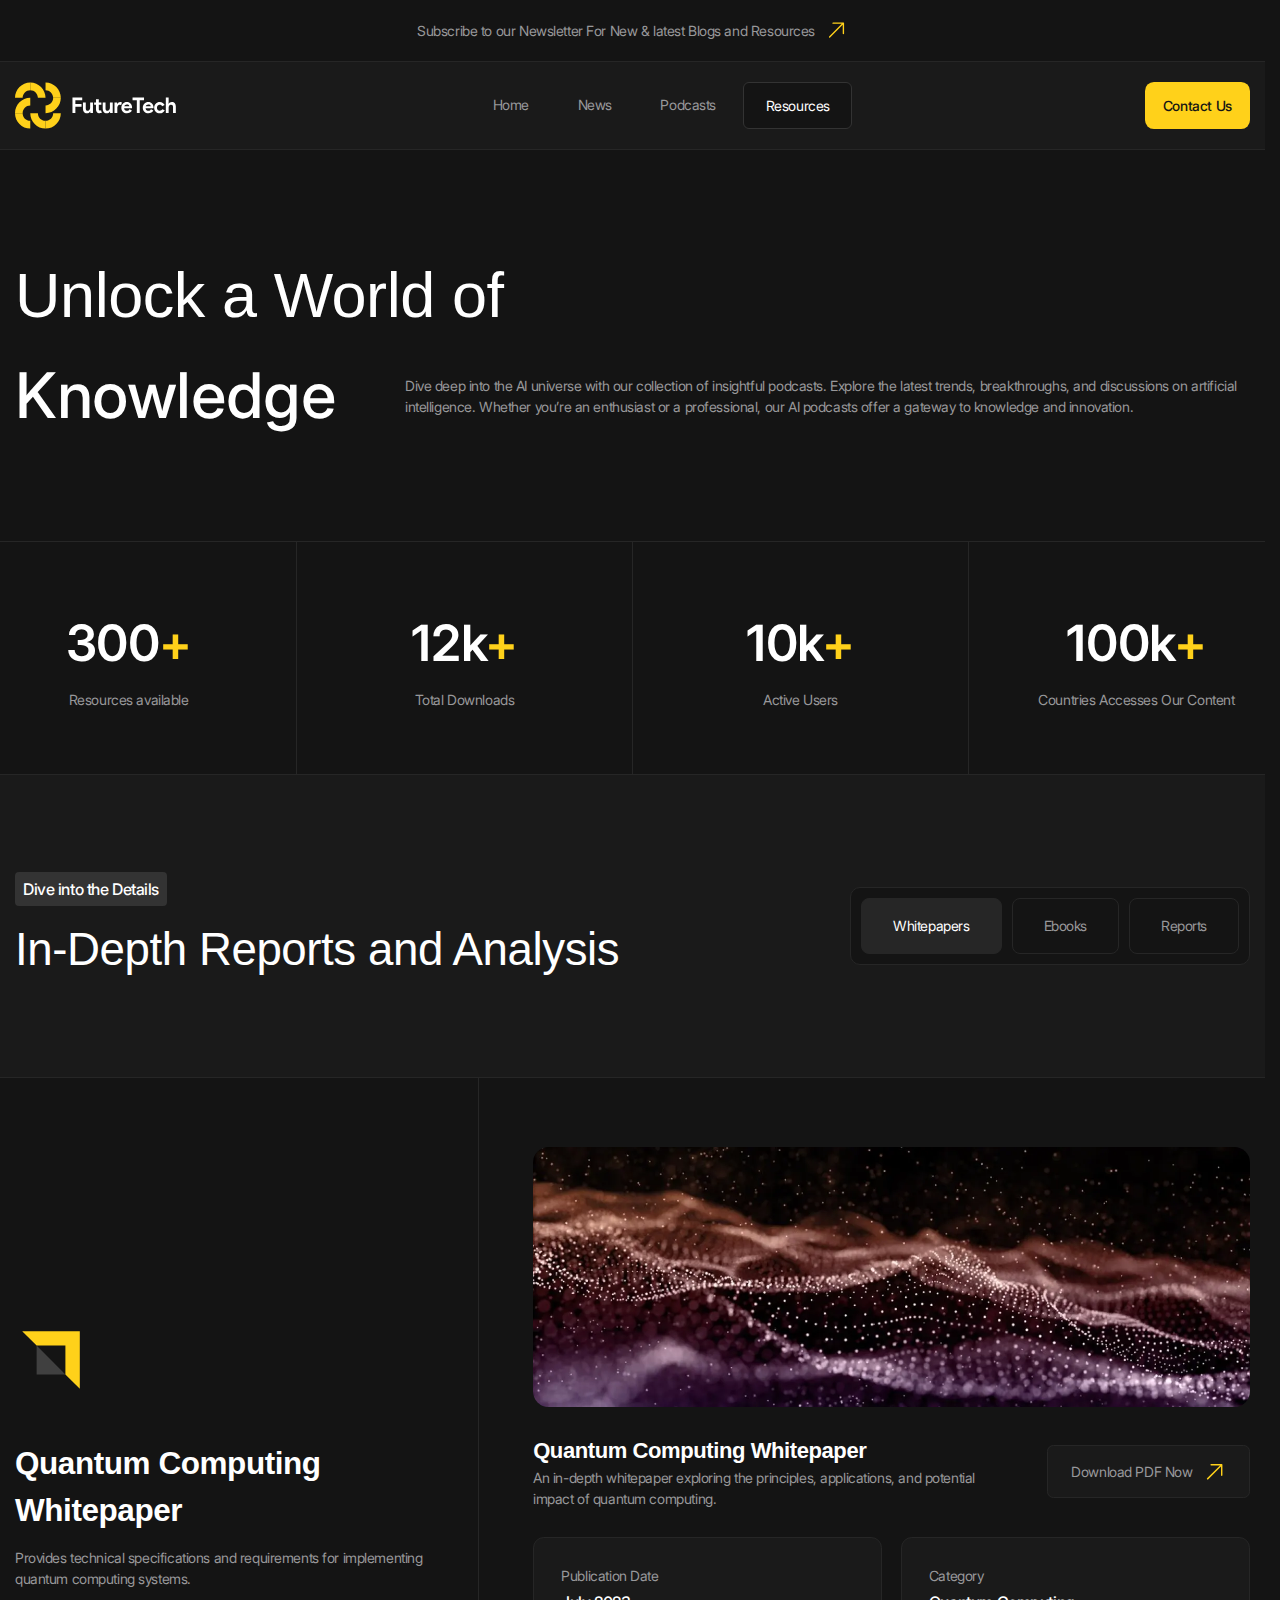
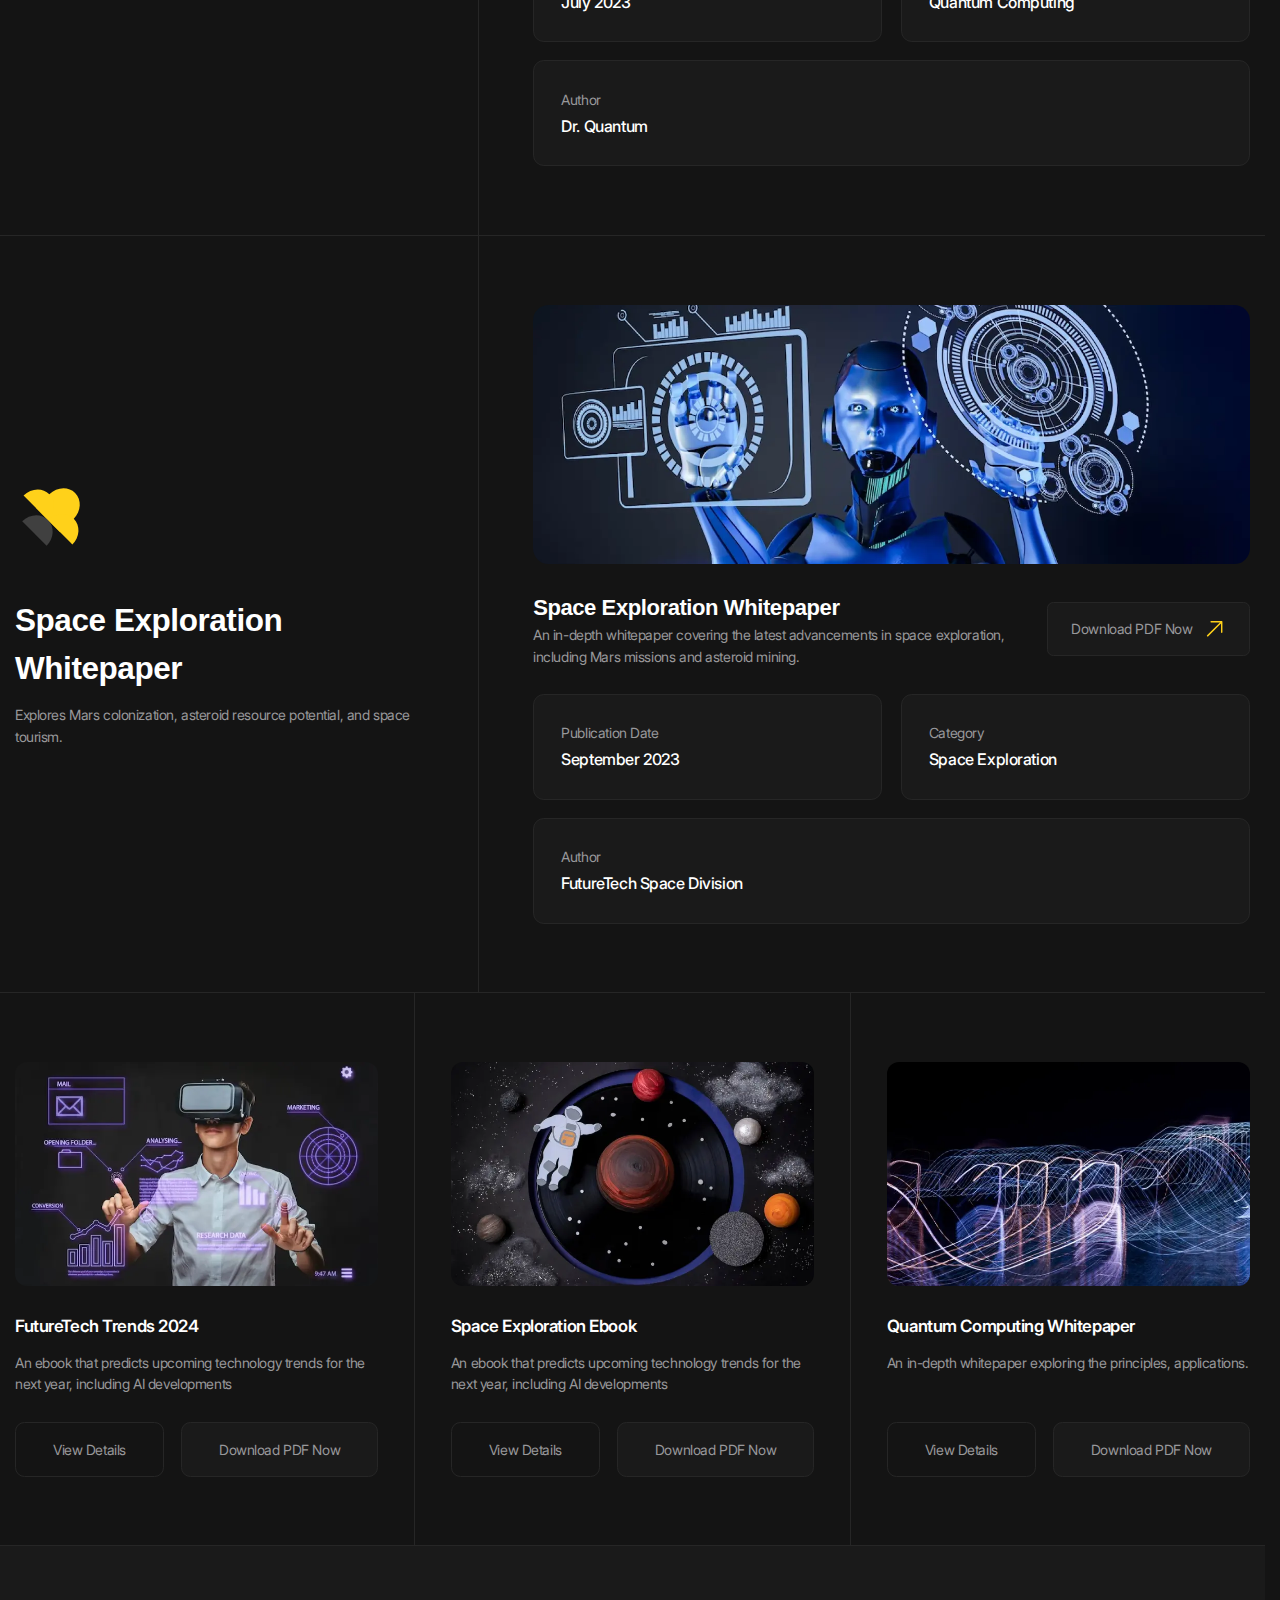
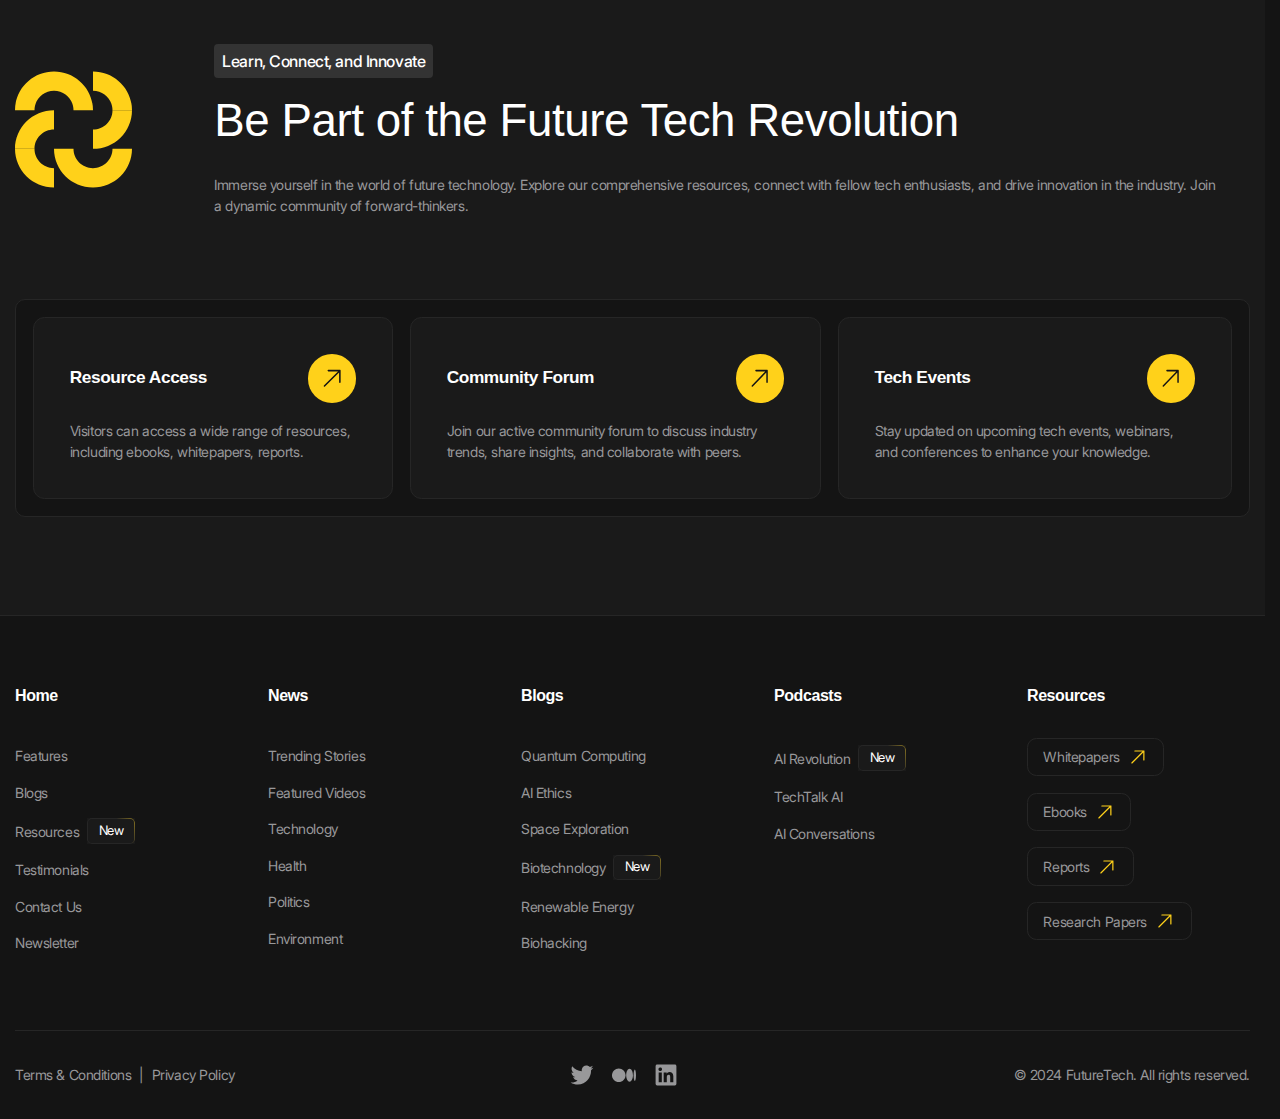
<file: resources.html>
<!doctype html><html lang="en"><head><meta charset="UTF-8"><meta name="viewport" content="width=device-width,initial-scale=1"><meta http-equiv="X-UA-Compatible" content="ie=edge"><meta name="description" content="Welcome to the epicenter of AI innovation. FutureTech AI News is your passport to a world where machines think, learn, and reshape the future. Join us on this visionary expedition into the heart of AI."><link rel="preload" href="./fonts/Inter-Regular.woff2" as="font" type="font/woff2" crossorigin><link rel="preload" href="./fonts/Inter-Medium.woff2" as="font" type="font/woff2" crossorigin><link rel="preload" href="./fonts/Inter-SemiBold.woff2" as="font" type="font/woff2" crossorigin><link rel="preload" href="./fonts/KumbhSans-Regular.woff2" as="font" type="font/woff2" crossorigin><link rel="preload" href="./fonts/KumbhSans-Medium.woff2" as="font" type="font/woff2" crossorigin><link rel="preload" href="./fonts/KumbhSans-SemiBold.woff2" as="font" type="font/woff2" crossorigin><link rel="icon" type="image/x-icon" href="./favicon.ico"><link rel="stylesheet" href="./css/vendor.css"><link rel="stylesheet" href="./css/resources.css"><title>Future Tech</title><script src="./js/resources.js" defer="defer"></script></head><body ondragstart="return false;" ondrop="return false;"><header class="header"><div class="header__banner"><div class="header__banner-container container"><a class="header__banner-link text-icon" href="#"><p>Subscribe to our Newsletter For New & latest Blogs and Resources</p></a></div></div><div class="header__main"><div class="header__content container"><a class="header__logo-link" href="./index.html"><img class="header__logo" src="./img/logo.svg" alt="Future Tech" width="179" height="50"></a><nav class="header__nav nav"><ul class="nav__list"><li class="nav__item"><a class="nav__link" href="./index.html">Home</a></li><li class="nav__item"><a class="nav__link" href="./news.html">News</a></li><li class="nav__item"><a class="nav__link" href="./podcasts.html">Podcasts</a></li><li class="nav__item"><a class="nav__link is-current" href="./resources.html">Resources</a></li></ul></nav><a class="header__button accent-button" href="./contact.html">Contact Us</a> <button class="header__burger-button button-reset" type="button" data-burger-menu="open" aria-label="Open navigation menu"></button></div></div></header><main class="main"><section aria-labelledby="resources-hero-header"><header class="headline container"><h1 class="headline__title h1" id="resources-hero-header">Unlock a World of <span class="visible-mobile">Knowledge</span></h1><div class="headline__text"><span class="headline__title-part h1 hidden-mobile" aria-label="hidden">Knowledge</span><div class="headline__text-group"><p>Dive deep into the AI universe with our collection of insightful podcasts. Explore the latest trends, breakthroughs, and discussions on artificial intelligence. Whether you’re an enthusiast or a professional, our AI podcasts offer a gateway to knowledge and innovation.</p></div></div></header><div class="records records--wide"><h3 class="visually-hidden">Company’s records</h3><ul class="records__list"><li class="records__item"><div class="records__title">300</div><div class="records__subtitle">Resources available</div></li><li class="records__item"><div class="records__title">12k</div><div class="records__subtitle">Total Downloads</div></li><li class="records__item"><div class="records__title">10k</div><div class="records__subtitle">Active Users</div></li><li class="records__item"><div class="records__title">100k</div><div class="records__subtitle">Countries Accesses Our Content</div></li></ul></div></section><section class="blocks tabs" aria-labelledby="resources-title"><header class="section-header"><div class="section-header__container container"><div class="section-header__text-content"><span class="section-header__label">Dive into the Details</span><h2 class="section-header__title h2" id="resources-title">In-Depth Reports and Analysis</h2></div><h3 class="visually-hidden" id="tabs-title">Here are some resources</h3><div class="section-header__resource-tabs resource-tabs frame frame--dark tabs__buttons" role="tablist" aria-labelledby="tabs-title"><button class="resource-tabs__button button-reset is-active tabs__button" id="tab-1" type="button" role="tab" aria-selected="true" aria-controls="tabpanel-1">Whitepapers</button> <button class="resource-tabs__button button-reset tabs__button" id="tab-2" tabindex="-1" type="button" role="tab" aria-selected="false" aria-controls="tabpanel-2">Ebooks</button> <button class="resource-tabs__button button-reset tabs__button" id="tab-3" type="button" tabindex="-1" role="tab" aria-selected="false" aria-controls="tabpanel-3">Reports</button></div></div></header><div class="blocks__list tabs__content is-active" role="tabpanel" id="tabpanel-1" aria-labelledby="tab-1"><div class="blocks__item"><div class="blocks__container container"><div class="blocks__left"><div class="blocks__left-text-group"><h3 class="blocks__left-title title-icon" style="background-image: url('./img/title-icon/blocks/icon7.svg')">Quantum Computing Whitepaper</h3><div class="block__left-text"><p>Provides technical specifications and requirements for implementing quantum computing systems.</p></div></div></div><article class="blocks__right"><div class="blocks__img-wrapper"><picture><source srcset="./img/whitepaper/img1--mobile@1x.webp 1x,./img/whitepaper/img1--mobile@2x.webp 2x" type="image/webp" media="(max-width: 767px)"><source srcset="./img/whitepaper/img1@1.5x.webp 1x,./img/whitepaper/img1@2x.webp 2x, ./img/whitepaper/img1@3x.webp 3x" type="image/webp"><source srcset="./img/whitepaper/img1@1.5x.jpg 1x,./img/whitepaper/img1@2x.jpg 2x, ./img/whitepaper/img1@3x.jpg 3x" type="image/jpg"><img class="blocks__img" src="./img/whitepaper/img1@1.5x.jpg" alt="Quantum waves" width="917" height="332" loading="lazy"></picture></div><div class="blocks__right-group"><div class="blocks__right-title-text"><h3 class="blocks__right-title">Quantum Computing Whitepaper</h3><div class="blocks__right-text"><p>An in-depth whitepaper exploring the principles, applications, and potential impact of quantum computing.</p></div></div><button class="blocks__right-text-button button-reset dark-button dark-button--wide dark-button--grey" type="button">Download PDF Now <svg width="25" height="25" viewBox="0 0 25 25" fill="none" xmlns="http://www.w3.org/2000/svg"><path fill-rule="evenodd" clip-rule="evenodd" d="M8.58325 4.25L19.8333 4.25C20.0322 4.25 20.2229 4.32902 20.3636 4.46967C20.5042 4.61032 20.5833 4.80109 20.5833 5V16.25C20.5833 16.6642 20.2475 17 19.8333 17C19.419 17 19.0833 16.6642 19.0833 16.25V6.81066L5.36358 20.5303C5.07069 20.8232 4.59582 20.8232 4.30292 20.5303C4.01003 20.2374 4.01003 19.7626 4.30292 19.4697L18.0226 5.75L8.58325 5.75C8.16904 5.75 7.83325 5.41421 7.83325 5C7.83325 4.58579 8.16904 4.25 8.58325 4.25Z" fill="#141414"></path></svg></button></div><div class="blocks__info"><div class="blocks__info-item frame"><div class="blocks__info-suptitle">Publication Date</div><time class="blocks__info-subtitle" datetime="2023-07">July 2023</time></div><div class="blocks__info-item frame"><div class="blocks__info-suptitle">Category</div><div class="blocks__info-subtitle">Quantum Computing</div></div><div class="blocks__info-item frame"><div class="blocks__info-suptitle">Author</div><div class="blocks__info-subtitle">Dr. Quantum</div></div></div></article></div></div><div class="blocks__item"><div class="blocks__container container"><div class="blocks__left"><div class="blocks__left-text-group"><h3 class="blocks__left-title title-icon" style="background-image: url('./img/title-icon/blocks/icon8.svg')">Space Exploration Whitepaper</h3><div class="block__left-text"><p>Explores Mars colonization, asteroid resource potential, and space tourism.</p></div></div></div><article class="blocks__right"><div class="blocks__img-wrapper"><picture><source srcset="./img/whitepaper/img2--mobile@1x.webp 1x,./img/whitepaper/img2--mobile@2x.webp 2x" type="image/webp" media="(max-width: 767px)"><source srcset="./img/whitepaper/img2@1.5x.webp 1x,./img/whitepaper/img2@2x.webp 2x, ./img/whitepaper/img2@3x.webp 3x" type="image/webp"><source srcset="./img/whitepaper/img2@1.5x.jpg 1x,./img/whitepaper/img2@2x.jpg 2x, ./img/whitepaper/img2@3x.jpg 3x" type="image/jpg"><img class="blocks__img" src="./img/whitepaper/img2@1.5x.jpg" alt="Android explores virtual mechanisms" width="917" height="332" loading="lazy"></picture></div><div class="blocks__right-group"><div class="blocks__right-title-text"><h3 class="blocks__right-title">Space Exploration Whitepaper</h3><div class="blocks__right-text"><p>An in-depth whitepaper covering the latest advancements in space exploration, including Mars missions and asteroid mining.</p></div></div><button class="blocks__right-text-button button-reset dark-button dark-button--wide dark-button--grey" type="button">Download PDF Now <svg width="25" height="25" viewBox="0 0 25 25" fill="none" xmlns="http://www.w3.org/2000/svg"><path fill-rule="evenodd" clip-rule="evenodd" d="M8.58325 4.25L19.8333 4.25C20.0322 4.25 20.2229 4.32902 20.3636 4.46967C20.5042 4.61032 20.5833 4.80109 20.5833 5V16.25C20.5833 16.6642 20.2475 17 19.8333 17C19.419 17 19.0833 16.6642 19.0833 16.25V6.81066L5.36358 20.5303C5.07069 20.8232 4.59582 20.8232 4.30292 20.5303C4.01003 20.2374 4.01003 19.7626 4.30292 19.4697L18.0226 5.75L8.58325 5.75C8.16904 5.75 7.83325 5.41421 7.83325 5C7.83325 4.58579 8.16904 4.25 8.58325 4.25Z" fill="#141414"></path></svg></button></div><div class="blocks__info"><div class="blocks__info-item frame"><div class="blocks__info-suptitle">Publication Date</div><time class="blocks__info-subtitle" datetime="2023-09">September 2023</time></div><div class="blocks__info-item frame"><div class="blocks__info-suptitle">Category</div><div class="blocks__info-subtitle">Space Exploration</div></div><div class="blocks__info-item frame"><div class="blocks__info-suptitle">Author</div><div class="blocks__info-subtitle">FutureTech Space Division</div></div></div></article></div></div></div><div class="blocks__list tabs__content" role="tabpanel" id="tabpanel-2" aria-labelledby="tab-2"><div class="blocks__item"><div class="blocks__container container"><div class="blocks__left blocks__left--row"><div class="blocks__left-text-group"><h3 class="blocks__left-title title-icon" style="background-image: url('./img/title-icon/blocks/icon4.svg')">Ebooks</h3><div class="block__left-text"><p>Explore our collection of ebooks covering a wide spectrum of future technology topics.</p></div></div><button class="button-reset dark-button dark-button--wide dark-button--grey">Download Ebooks Now <svg width="25" height="25" viewBox="0 0 25 25" fill="none" xmlns="http://www.w3.org/2000/svg"><path fill-rule="evenodd" clip-rule="evenodd" d="M8.58325 4.25L19.8333 4.25C20.0322 4.25 20.2229 4.32902 20.3636 4.46967C20.5042 4.61032 20.5833 4.80109 20.5833 5V16.25C20.5833 16.6642 20.2475 17 19.8333 17C19.419 17 19.0833 16.6642 19.0833 16.25V6.81066L5.36358 20.5303C5.07069 20.8232 4.59582 20.8232 4.30292 20.5303C4.01003 20.2374 4.01003 19.7626 4.30292 19.4697L18.0226 5.75L8.58325 5.75C8.16904 5.75 7.83325 5.41421 7.83325 5C7.83325 4.58579 8.16904 4.25 8.58325 4.25Z" fill="#141414"></path></svg></button><div class="blocks__download frame"><div class="blocks__download-left"><div class="blocks__download-suptitle">Downloaded By</div><div class="blocks__download-title h4">10k + Users</div></div><ul class="blocks__download-right users-group"><li class="users-group__item"><picture><source srcset="./img/staff/1@2x.webp 2x, ./img/staff/1@3x.webp 3x" type="image/webp"><source srcset="./img/staff/1@2x.webp 2x, ./img/staff/1@3x.webp 3x" type="image/webp"><source srcset="./img/staff/1@2x.jpg 2x, ./img/staff/1@3x.jpg 3x" type="image/jpg"><img class="users-group__img" src="./img/staff/1@2x.jpg" alt="Article's author" width="60" height="60" loading="lazy"></picture></li><li class="users-group__item"><picture><source srcset="./img/staff/2@2x.webp 2x, ./img/staff/2@3x.webp 3x" type="image/webp"><source srcset="./img/staff/2@2x.jpg 2x, ./img/staff/2@3x.jpg 3x" type="image/jpg"><img class="users-group__img" src="./img/staff/2@2x.jpg" alt="Article's author" width="60" height="60" loading="lazy"></picture></li><li class="users-group__item"><picture><source srcset="./img/staff/3@2x.webp 2x, ./img/staff/3@3x.webp 3x" type="image/webp"><source srcset="./img/staff/3@2x.jpg 2x, ./img/staff/3@3x.jpg 3x" type="image/jpg"><img class="users-group__img" src="./img/staff/3@2x.jpg" alt="Article's author" width="60" height="60" loading="lazy"></picture></li><li class="users-group__item"><picture><source srcset="./img/staff/4@2x.webp 2x, ./img/staff/4@3x.webp 3x" type="image/webp"><source srcset="./img/staff/4@2x.jpg 2x, ./img/staff/4@3x.jpg 3x" type="image/jpg"><img class="users-group__img" src="./img/staff/4@2x.jpg" alt="Article's author" width="60" height="60" loading="lazy"></picture></li></ul></div></div><article class="blocks__right"><div class="blocks__right-top"><h4 class="blocks__right-top-title">Variety of Topics</h4><div class="blocks__right-top-text"><p>Topics include AI in education (25%), renewable energy (20%), healthcare (15%), space exploration (25%), and biotechnology (15%).</p></div></div><div class="blocks__img-wrapper"><picture><source srcset="./img/knowledge/img1--mobile@1x.webp 1x,./img/knowledge/img1--mobile@2x.webp 2x" type="image/webp" media="(max-width: 767px)"><source srcset="./img/knowledge/img1@1.5x.webp 1x,./img/knowledge/img1@2x.webp 2x, ./img/knowledge/img1@3x.webp 3x" type="image/webp"><source srcset="./img/knowledge/img1@1.5x.jpg 1x,./img/knowledge/img1@2x.jpg 2x, ./img/knowledge/img1@3x.jpg 3x" type="image/jpg"><img class="blocks__img" src="./img/knowledge/img1@1.5x.jpg" alt="Students study in virtual helmets" width="917" height="332" loading="lazy"></picture></div><div class="blocks__info blocks__info--alt"><div class="blocks__info-item frame"><div class="blocks__info-suptitle">Total Ebooks</div><div class="blocks__info-subtitle blocks__info-subtitle--semibold">Over 100 ebooks</div></div><div class="blocks__info-item blocks__info-item--complex frame"><div class="blocks__info-title-group"><div class="blocks__info-suptitle">Download Formats</div><div class="blocks__info-subtitle blocks__info-subtitle--semibold">PDF format for access</div></div><button class="button-reset dark-button" type="button">Preview <svg width="24" height="25" viewBox="0 0 24 25" fill="none" xmlns="http://www.w3.org/2000/svg"><path d="M21.6029 11.3275C21.8585 11.6491 22 12.0668 22 12.5C22 12.9332 21.8585 13.351 21.6029 13.6725C19.9845 15.65 16.3005 19.5 12 19.5C7.69952 19.5 4.01559 15.65 2.39712 13.6725C2.1415 13.351 2 12.9332 2 12.5C2 12.0668 2.1415 11.6491 2.39712 11.3275C4.01559 9.35 7.69952 5.5 12 5.5C16.3005 5.5 19.9845 9.35 21.6029 11.3275Z" stroke="#FFD11A" stroke-width="1.5" stroke-linecap="round" stroke-linejoin="round"/><path d="M12.0005 15.6109C13.7031 15.6109 15.0833 14.2181 15.0833 12.4999C15.0833 10.7817 13.7031 9.38879 12.0005 9.38879C10.2979 9.38879 8.91772 10.7817 8.91772 12.4999C8.91772 14.2181 10.2979 15.6109 12.0005 15.6109Z" stroke="#FFD11A" stroke-width="1.5" stroke-linecap="round" stroke-linejoin="round"/></svg></button></div><div class="blocks__info-item blocks__info-item--wide frame"><div class="blocks__info-suptitle">Average Author Expertise</div><div class="blocks__info-subtitle">Ebooks are authored by renowned experts with an average of 15 years of experience</div></div></div></article></div></div><div class="blocks__item"><div class="blocks__container container"><div class="blocks__left blocks__left--row"><div class="blocks__left-text-group"><h3 class="blocks__left-title title-icon" style="background-image: url('./img/title-icon/blocks/icon3.svg')">Whitepapers</h3><div class="block__left-text"><p>Dive into comprehensive reports and analyses with our collection of whitepapers.</p></div></div><button class="button-reset dark-button dark-button--wide dark-button--grey">Download Ebooks Now <svg width="25" height="25" viewBox="0 0 25 25" fill="none" xmlns="http://www.w3.org/2000/svg"><path fill-rule="evenodd" clip-rule="evenodd" d="M8.58325 4.25L19.8333 4.25C20.0322 4.25 20.2229 4.32902 20.3636 4.46967C20.5042 4.61032 20.5833 4.80109 20.5833 5V16.25C20.5833 16.6642 20.2475 17 19.8333 17C19.419 17 19.0833 16.6642 19.0833 16.25V6.81066L5.36358 20.5303C5.07069 20.8232 4.59582 20.8232 4.30292 20.5303C4.01003 20.2374 4.01003 19.7626 4.30292 19.4697L18.0226 5.75L8.58325 5.75C8.16904 5.75 7.83325 5.41421 7.83325 5C7.83325 4.58579 8.16904 4.25 8.58325 4.25Z" fill="#141414"></path></svg></button><div class="blocks__download frame"><div class="blocks__download-left"><div class="blocks__download-suptitle">Downloaded By</div><div class="blocks__download-title h4">10k + Users</div></div><ul class="blocks__download-right users-group"><li class="users-group__item"><picture><source srcset="./img/authors/author5@2x.webp 2x, ./img/authors/author5@3x.webp 3x" type="image/webp"><source srcset="./img/authors/author5@2x.jpg 2x, ./img/authors/author5@3x.jpg 3x" type="image/jpg"><img class="users-group__img" src="./img/authors/author5@2x.jpg" alt="User" width="60" height="60" loading="lazy"></picture></li><li class="users-group__item"><picture><source srcset="./img/authors/author6@2x.webp 2x, ./img/authors/author6@3x.webp 3x" type="image/webp"><source srcset="./img/authors/author6@2x.jpg 2x, ./img/authors/author6@3x.jpg 3x" type="image/jpg"><img class="users-group__img" src="./img/authors/author6@2x.jpg" alt="User" width="60" height="60" loading="lazy"></picture></li><li class="users-group__item"><picture><source srcset="./img/authors/author7@2x.webp 2x, ./img/authors/author7@3x.webp 3x" type="image/webp"><source srcset="./img/authors/author7@2x.jpg 2x, ./img/authors/author7@3x.jpg 3x" type="image/jpg"><img class="users-group__img" src="./img/authors/author7@2x.jpg" alt="User" width="60" height="60" loading="lazy"></picture></li><li class="users-group__item"><picture><source srcset="./img/authors/author8@2x.webp 2x, ./img/authors/author8@3x.webp 3x" type="image/webp"><source srcset="./img/authors/author8@2x.jpg 2x, ./img/authors/author8@3x.jpg 3x" type="image/jpg"><img class="users-group__img" src="./img/authors/author8@2x.jpg" alt="User" width="60" height="60" loading="lazy"></picture></li></ul></div></div><article class="blocks__right"><div class="blocks__right-top"><h4 class="blocks__right-top-title">Topics Coverage</h4><div class="blocks__right-top-text"><p>Whitepapers cover quantum computing (20%), AI ethics (15%), space mining prospects (20%), AI in healthcare (15%), and renewable energy strategies (30%).</p></div></div><div class="blocks__img-wrapper"><picture><source srcset="./img/knowledge/img2--mobile@1x.webp 1x,./img/knowledge/img2--mobile@2x.webp 2x" type="image/webp" media="(max-width: 767px)"><source srcset="./img/knowledge/img2@1.5x.webp 1x,./img/knowledge/img2@2x.webp 2x, ./img/knowledge/img2@3x.webp 3x" type="image/webp"><source srcset="./img/knowledge/img2@1.5x.jpg 1x,./img/knowledge/img2@2x.jpg 2x, ./img/knowledge/img2@3x.jpg 3x" type="image/jpg"><img class="blocks__img" src="./img/knowledge/img2@1.5x.jpg" alt="Man places hand on imaginary quantum computer" width="917" height="332" loading="lazy"></picture></div><div class="blocks__info blocks__info--alt"><div class="blocks__info-item frame"><div class="blocks__info-suptitle">Total Whitepapers</div><div class="blocks__info-subtitle blocks__info-subtitle--semibold">Over 50 whitepapers</div></div><div class="blocks__info-item blocks__info-item--complex frame"><div class="blocks__info-title-group"><div class="blocks__info-suptitle">Download Formats</div><div class="blocks__info-subtitle blocks__info-subtitle--semibold">PDF format for access</div></div><button class="button-reset dark-button" type="button">Preview <svg width="24" height="25" viewBox="0 0 24 25" fill="none" xmlns="http://www.w3.org/2000/svg"><path d="M21.6029 11.3275C21.8585 11.6491 22 12.0668 22 12.5C22 12.9332 21.8585 13.351 21.6029 13.6725C19.9845 15.65 16.3005 19.5 12 19.5C7.69952 19.5 4.01559 15.65 2.39712 13.6725C2.1415 13.351 2 12.9332 2 12.5C2 12.0668 2.1415 11.6491 2.39712 11.3275C4.01559 9.35 7.69952 5.5 12 5.5C16.3005 5.5 19.9845 9.35 21.6029 11.3275Z" stroke="#FFD11A" stroke-width="1.5" stroke-linecap="round" stroke-linejoin="round"/><path d="M12.0005 15.6109C13.7031 15.6109 15.0833 14.2181 15.0833 12.4999C15.0833 10.7817 13.7031 9.38879 12.0005 9.38879C10.2979 9.38879 8.91772 10.7817 8.91772 12.4999C8.91772 14.2181 10.2979 15.6109 12.0005 15.6109Z" stroke="#FFD11A" stroke-width="1.5" stroke-linecap="round" stroke-linejoin="round"/></svg></button></div><div class="blocks__info-item blocks__info-item--wide frame"><div class="blocks__info-suptitle">Average Author Expertise</div><div class="blocks__info-subtitle">Whitepapers are authored by subject matter experts with an average of 20 years of experience.</div></div></div></article></div></div></div><div class="blocks__list tabs__content" role="tabpanel" id="tabpanel-3" aria-labelledby="tab-3"><div class="blocks__item"><div class="blocks__container container"><div class="blocks__left"><div class="blocks__left-title-block title-icon" style="background-image: url('./img/title-icon/blocks/icon5.svg')"><h3 class="blocks__left-title">AI Revolution</h3><div class="rating"><span class="rating__star"></span> <span class="rating__star"></span> <span class="rating__star"></span> <span class="rating__star"></span> <span class="rating__star"></span></div></div><div class="blocks__host frame"><div class="blocks__host-left"><div class="blocks__host-suptitle">Host</div><div class="blocks__host-name">Dr. Sarah Mitchell</div></div><button class="blocks__host-button button-reset dark-button" type="button" data-popup="video">Listen Podcast <svg width="25" height="25" viewBox="0 0 25 25" fill="none" xmlns="http://www.w3.org/2000/svg"><path fill-rule="evenodd" clip-rule="evenodd" d="M8.58325 4.25L19.8333 4.25C20.0322 4.25 20.2229 4.32902 20.3636 4.46967C20.5042 4.61032 20.5833 4.80109 20.5833 5V16.25C20.5833 16.6642 20.2475 17 19.8333 17C19.419 17 19.0833 16.6642 19.0833 16.25V6.81066L5.36358 20.5303C5.07069 20.8232 4.59582 20.8232 4.30292 20.5303C4.01003 20.2374 4.01003 19.7626 4.30292 19.4697L18.0226 5.75L8.58325 5.75C8.16904 5.75 7.83325 5.41421 7.83325 5C7.83325 4.58579 8.16904 4.25 8.58325 4.25Z" fill="#141414"></path></svg></button></div></div><article class="blocks__right"><div class="blocks__img-wrapper video"><video class="video__video" data-poster="topPodcasts-1" width="917" height="412" poster="#"><source src="./video1.mp4" type="video/mp4"><source src="./video1.webm" type="video/webm"><p>Unfortunately, your browser cannot load this video</p></video><span class="video__duration">2.30 min</span> <button class="video__play-button video__play-button--center button-reset" type="button" aria-label="Play video"><svg width="70" height="70" viewBox="0 0 70 70" fill="none" xmlns="http://www.w3.org/2000/svg"><path fill-rule="evenodd" clip-rule="evenodd" d="M6.5625 35C6.5625 19.2944 19.2944 6.5625 35 6.5625C50.7056 6.5625 63.4375 19.2944 63.4375 35C63.4375 50.7056 50.7056 63.4375 35 63.4375C19.2944 63.4375 6.5625 50.7056 6.5625 35ZM47.4663 32.1318C49.7167 33.382 49.7167 36.6183 47.4663 37.8685L31.1248 46.9471C28.9377 48.1621 26.25 46.5807 26.25 44.0788V25.9215C26.25 23.4196 28.9377 21.8381 31.1248 23.0531L47.4663 32.1318Z" fill="white"/></svg></button></div><header class="blocks__right-header"><h3 class="blocks__right-title">Delves into the transformative impact of AI</h3><div class="blocks__right-text"><p>Join Dr. Sarah Mitchell as she delves into the transformative impact of AI on industries, featuring expert interviews and real-world case studies. Explore the possibilities of AI in healthcare, finance, and more.</p></div></header><div class="blocks__info"><div class="blocks__info-item frame"><div class="blocks__info-suptitle">Total Episodes</div><div class="blocks__info-subtitle">50</div></div><div class="blocks__info-item frame"><div class="blocks__info-suptitle">Average Episode Length</div><div class="blocks__info-subtitle">30 min</div></div><div class="blocks__info-item frame"><div class="blocks__info-suptitle">Release Frequency</div><div class="blocks__info-subtitle">Weekly</div></div></div></article></div></div><div class="blocks__item"><div class="blocks__container container"><div class="blocks__left"><div class="blocks__left-title-block title-icon" style="background-image: url('./img/title-icon/blocks/icon6.svg')"><h3 class="blocks__left-title">AI Conversations</h3><div class="rating"><span class="rating__star"></span> <span class="rating__star"></span> <span class="rating__star"></span> <span class="rating__star"></span> <span class="rating__star"></span></div></div><div class="blocks__host frame"><div class="blocks__host-left"><div class="blocks__host-suptitle">Host</div><div class="blocks__host-name">Mark Anderson</div></div><button class="blocks__host-button button-reset dark-button" type="button" data-popup="video">Listen Podcast <svg width="25" height="25" viewBox="0 0 25 25" fill="none" xmlns="http://www.w3.org/2000/svg"><path fill-rule="evenodd" clip-rule="evenodd" d="M8.58325 4.25L19.8333 4.25C20.0322 4.25 20.2229 4.32902 20.3636 4.46967C20.5042 4.61032 20.5833 4.80109 20.5833 5V16.25C20.5833 16.6642 20.2475 17 19.8333 17C19.419 17 19.0833 16.6642 19.0833 16.25V6.81066L5.36358 20.5303C5.07069 20.8232 4.59582 20.8232 4.30292 20.5303C4.01003 20.2374 4.01003 19.7626 4.30292 19.4697L18.0226 5.75L8.58325 5.75C8.16904 5.75 7.83325 5.41421 7.83325 5C7.83325 4.58579 8.16904 4.25 8.58325 4.25Z" fill="#141414"></path></svg></button></div></div><article class="blocks__right"><div class="blocks__img-wrapper video"><video class="video__video" data-poster="topPodcasts-2" width="917" height="412" poster="#"><source src="./video1.mp4" type="video/mp4"><source src="./video1.webm" type="video/webm"><p>Unfortunately, your browser cannot load this video</p></video><span class="video__duration">2.30 min</span> <button class="video__play-button video__play-button--center button-reset" type="button" aria-label="Play video"><svg width="70" height="70" viewBox="0 0 70 70" fill="none" xmlns="http://www.w3.org/2000/svg"><path fill-rule="evenodd" clip-rule="evenodd" d="M6.5625 35C6.5625 19.2944 19.2944 6.5625 35 6.5625C50.7056 6.5625 63.4375 19.2944 63.4375 35C63.4375 50.7056 50.7056 63.4375 35 63.4375C19.2944 63.4375 6.5625 50.7056 6.5625 35ZM47.4663 32.1318C49.7167 33.382 49.7167 36.6183 47.4663 37.8685L31.1248 46.9471C28.9377 48.1621 26.25 46.5807 26.25 44.0788V25.9215C26.25 23.4196 28.9377 21.8381 31.1248 23.0531L47.4663 32.1318Z" fill="white"/></svg></button></div><header class="blocks__right-header"><h3 class="blocks__right-title">Engage in thought-provoking conversations with leading experts.</h3><div class="blocks__right-text"><p>Mark discusses the future of AI, the impact on society, and how it’s shaping industries worldwide. Engage in thought-provoking conversations with leading experts.</p></div></header><div class="blocks__info"><div class="blocks__info-item frame"><div class="blocks__info-suptitle">Total Episodes</div><div class="blocks__info-subtitle">40</div></div><div class="blocks__info-item frame"><div class="blocks__info-suptitle">Average Episode Length</div><div class="blocks__info-subtitle">40 min</div></div><div class="blocks__info-item frame"><div class="blocks__info-suptitle">Release Frequency</div><div class="blocks__info-subtitle">Monthly</div></div></div></article></div></div></div><ul class="podcasts-bottom columns columns--border-top"><li class="podcasts-bottom__item columns__item"><article class="podcasts-bottom__article"><div class="podcasts-bottom__picture-wrapper"><picture><source srcset="./img/resources/img1--mobile@1x.webp, ./img/resources/img1--mobile@2x.webp 2x" type="image/webp" media="(max-width: 767px)"><source srcset="./img/resources/img1@1.5x.webp, ./img/resources/img1@2x.webp 2x, ./img/resources/img1@3x.webp 3x" type="image/webp"><source srcset="./img/resources/img1@1.5x.jpg, ./img/resources/img1@2x.jpg 2x, ./img/resources/img1@3x.jpg 3x" type="image/jpg"><img class="podcasts-bottom__picture" src="./img/resources/img1@1.5x.jpg" alt="A guy uses a virtual helmet" width="470" height="290" loading="lazy"></picture></div><header class="podcasts-bottom__header"><h4 class="podcasts-bottom__title">FutureTech Trends 2024</h4><div class="podcasts-bottom__text"><p>An ebook that predicts upcoming technology trends for the next year, including AI developments</p></div></header><div class="podcasts-bottom__buttons"><button class="podcasts-bottom__button dark-button" type="button">View Details</button> <button class="podcasts-bottom__button dark-button--grey dark-button" type="button">Download PDF Now</button></div></article></li><li class="podcasts-bottom__item columns__item"><article class="podcasts-bottom__article"><div class="podcasts-bottom__picture-wrapper"><picture><source srcset="./img/resources/img2--mobile@1x.webp 1x,./img/resources/img2--mobile@2x.webp 2x" type="image/webp" media="(max-width: 767px)"><source srcset="./img/resources/img2@1.5x.webp 1x,./img/resources/img2@2x.webp 2x, ./img/resources/img2@3x.webp 3x" type="image/webp"><source srcset="./img/resources/img2@1.5x.jpg 1x,./img/resources/img2@2x.jpg 2x, ./img/resources/img2@3x.jpg 3x" type="image/jpg"><img class="podcasts-bottom__picture" src="./img/resources/img2@1.5x.jpg" alt="A guy uses a virtual helmet" width="470" height="290" loading="lazy"></picture></div><header class="podcasts-bottom__header"><h4 class="podcasts-bottom__title">Space Exploration Ebook</h4><div class="podcasts-bottom__text"><p>An ebook that predicts upcoming technology trends for the next year, including AI developments</p></div></header><div class="podcasts-bottom__buttons"><button class="podcasts-bottom__button dark-button" type="button">View Details</button> <button class="podcasts-bottom__button dark-button--grey dark-button" type="button">Download PDF Now</button></div></article></li><li class="podcasts-bottom__item columns__item"><article class="podcasts-bottom__article"><div class="podcasts-bottom__picture-wrapper"><picture><source srcset="./img/resources/img3--mobile@1x.webp 1x,./img/resources/img3--mobile@2x.webp 2x" type="image/webp" media="(max-width: 767px)"><source srcset="./img/resources/img3@1.5x.webp 1x,./img/resources/img3@2x.webp 2x, ./img/resources/img3@3x.webp 3x" type="image/webp"><source srcset="./img/resources/img3@1.5x.jpg 1x,./img/resources/img3@2x.jpg 2x, ./img/resources/img3@3x.jpg 3x" type="image/jpg"><img class="podcasts-bottom__picture" src="./img/resources/img3@1.5x.jpg" alt="A guy uses a virtual helmet" width="470" height="290" loading="lazy"></picture></div><header class="podcasts-bottom__header"><h4 class="podcasts-bottom__title">Quantum Computing Whitepaper</h4><div class="podcasts-bottom__text"><p>An in-depth whitepaper exploring the principles, applications.</p></div></header><div class="podcasts-bottom__buttons"><button class="podcasts-bottom__button dark-button" type="button">View Details</button> <button class="podcasts-bottom__button dark-button--grey dark-button" type="button">Download PDF Now</button></div></article></li></ul></section><section class="part section-header" aria-labelledby="part-header"><div class="part__container container"><header class="part__section-header section-header__text-content"><div class="part__section-label-wrapper"><span class="part__section-label section-header__label">Learn, Connect, and Innovate</span></div><h2 class="part__title section-header__title h2" id="part-header">Be Part of the Future Tech Revolution</h2><div class="part__text"><p>Immerse yourself in the world of future technology. Explore our comprehensive resources, connect with fellow tech enthusiasts, and drive innovation in the industry. Join a dynamic community of forward-thinkers.</p></div></header><ul class="part__staff"><li class="part__staff-item frame frame--big"><div class="part__staff-top"><h3 class="part__staff-title"><a class="part__staff-link" href="#">Resource Access</a></h3><a class="part__staff-link accent-round-arrow" href="#" aria-label="Resource access"></a></div><div class="part__staff-text"><p>Visitors can access a wide range of resources, including ebooks, whitepapers, reports.</p></div></li><li class="part__staff-item frame frame--big"><div class="part__staff-top"><h3 class="part__staff-title"><a class="part__staff-link" href="#">Community Forum</a></h3><a class="part__staff-link accent-round-arrow" href="#" aria-label="Community Forum"></a></div><div class="part__staff-text"><p>Join our active community forum to discuss industry trends, share insights, and collaborate with peers.</p></div></li><li class="part__staff-item frame frame--big"><div class="part__staff-top"><h3 class="part__staff-title"><a class="part__staff-link" href="#">Tech Events</a></h3><a class="part__staff-link accent-round-arrow" href="#" aria-label="Tech Events"></a></div><div class="part__staff-text"><p>Stay updated on upcoming tech events, webinars, and conferences to enhance your knowledge.</p></div></li></ul></div></section></main><footer class="footer"><div class="footer__container container"><div class="footer__top"><h2 class="visually-hidden">Navigation on different sections</h2><div class="footer__column"><h3 class="footer__title h3">Home</h3><ul class="footer__list"><li class="footer__list-item"><a class="footer__list-link" href="#">Features</a></li><li class="footer__list-item"><a class="footer__list-link" href="#">Blogs</a></li><li class="footer__list-item"><a class="footer__list-link" href="#">Resources <span class="footer__list-label">New</span></a></li><li class="footer__list-item"><a class="footer__list-link" href="#">Testimonials</a></li><li class="footer__list-item"><a class="footer__list-link" href="#">Contact Us</a></li><li class="footer__list-item"><a class="footer__list-link" href="#">Newsletter</a></li></ul></div><div class="footer__column"><h3 class="footer__title h3">News</h3><ul class="footer__list"><li class="footer__list-item"><a class="footer__list-link" href="#">Trending Stories</a></li><li class="footer__list-item"><a class="footer__list-link" href="#">Featured Videos</a></li><li class="footer__list-item"><a class="footer__list-link" href="#">Technology</a></li><li class="footer__list-item"><a class="footer__list-link" href="#">Health</a></li><li class="footer__list-item"><a class="footer__list-link" href="#">Politics</a></li><li class="footer__list-item"><a class="footer__list-link" href="#">Environment</a></li></ul></div><div class="footer__column"><h3 class="footer__title h3">Blogs</h3><ul class="footer__list"><li class="footer__list-item"><a class="footer__list-link" href="#">Quantum Computing</a></li><li class="footer__list-item"><a class="footer__list-link" href="#">AI Ethics</a></li><li class="footer__list-item"><a class="footer__list-link" href="#">Space Exploration</a></li><li class="footer__list-item"><a class="footer__list-link" href="#">Biotechnology <span class="footer__list-label">New</span></a></li><li class="footer__list-item"><a class="footer__list-link" href="#">Renewable Energy</a></li><li class="footer__list-item"><a class="footer__list-link" href="#">Biohacking</a></li></ul></div><div class="footer__column"><h3 class="footer__title h3">Podcasts</h3><ul class="footer__list"><li class="footer__list-item"><a class="footer__list-link" href="#">AI Revolution <span class="footer__list-label">New</span></a></li><li class="footer__list-item"><a class="footer__list-link" href="#">TechTalk AI</a></li><li class="footer__list-item"><a class="footer__list-link" href="#">AI Conversations</a></li></ul></div><div class="footer__column footer__column--resources"><h3 class="footer__title h3">Resources</h3><ul class="footer__list"><li class="footer__list-item"><a class="footer__list-link dark-button" href="#">Whitepapers <svg width="25" height="25" viewBox="0 0 25 25" fill="none" xmlns="http://www.w3.org/2000/svg"><path fill-rule="evenodd" clip-rule="evenodd" d="M8.58325 4.25L19.8333 4.25C20.0322 4.25 20.2229 4.32902 20.3636 4.46967C20.5042 4.61032 20.5833 4.80109 20.5833 5V16.25C20.5833 16.6642 20.2475 17 19.8333 17C19.419 17 19.0833 16.6642 19.0833 16.25V6.81066L5.36358 20.5303C5.07069 20.8232 4.59582 20.8232 4.30292 20.5303C4.01003 20.2374 4.01003 19.7626 4.30292 19.4697L18.0226 5.75L8.58325 5.75C8.16904 5.75 7.83325 5.41421 7.83325 5C7.83325 4.58579 8.16904 4.25 8.58325 4.25Z" fill="#141414"/></svg></a></li><li class="footer__list-item"><a class="footer__list-link dark-button" href="#">Ebooks <svg width="25" height="25" viewBox="0 0 25 25" fill="none" xmlns="http://www.w3.org/2000/svg"><path fill-rule="evenodd" clip-rule="evenodd" d="M8.58325 4.25L19.8333 4.25C20.0322 4.25 20.2229 4.32902 20.3636 4.46967C20.5042 4.61032 20.5833 4.80109 20.5833 5V16.25C20.5833 16.6642 20.2475 17 19.8333 17C19.419 17 19.0833 16.6642 19.0833 16.25V6.81066L5.36358 20.5303C5.07069 20.8232 4.59582 20.8232 4.30292 20.5303C4.01003 20.2374 4.01003 19.7626 4.30292 19.4697L18.0226 5.75L8.58325 5.75C8.16904 5.75 7.83325 5.41421 7.83325 5C7.83325 4.58579 8.16904 4.25 8.58325 4.25Z" fill="#141414"/></svg></a></li><li class="footer__list-item"><a class="footer__list-link dark-button" href="#">Reports <svg width="25" height="25" viewBox="0 0 25 25" fill="none" xmlns="http://www.w3.org/2000/svg"><path fill-rule="evenodd" clip-rule="evenodd" d="M8.58325 4.25L19.8333 4.25C20.0322 4.25 20.2229 4.32902 20.3636 4.46967C20.5042 4.61032 20.5833 4.80109 20.5833 5V16.25C20.5833 16.6642 20.2475 17 19.8333 17C19.419 17 19.0833 16.6642 19.0833 16.25V6.81066L5.36358 20.5303C5.07069 20.8232 4.59582 20.8232 4.30292 20.5303C4.01003 20.2374 4.01003 19.7626 4.30292 19.4697L18.0226 5.75L8.58325 5.75C8.16904 5.75 7.83325 5.41421 7.83325 5C7.83325 4.58579 8.16904 4.25 8.58325 4.25Z" fill="#141414"/></svg></a></li><li class="footer__list-item"><a class="footer__list-link dark-button" href="#">Research Papers <svg width="25" height="25" viewBox="0 0 25 25" fill="none" xmlns="http://www.w3.org/2000/svg"><path fill-rule="evenodd" clip-rule="evenodd" d="M8.58325 4.25L19.8333 4.25C20.0322 4.25 20.2229 4.32902 20.3636 4.46967C20.5042 4.61032 20.5833 4.80109 20.5833 5V16.25C20.5833 16.6642 20.2475 17 19.8333 17C19.419 17 19.0833 16.6642 19.0833 16.25V6.81066L5.36358 20.5303C5.07069 20.8232 4.59582 20.8232 4.30292 20.5303C4.01003 20.2374 4.01003 19.7626 4.30292 19.4697L18.0226 5.75L8.58325 5.75C8.16904 5.75 7.83325 5.41421 7.83325 5C7.83325 4.58579 8.16904 4.25 8.58325 4.25Z" fill="#141414"/></svg></a></li></ul></div></div><div class="footer__bottom"><ul class="footer__list-tac"><li class="footer__list-tac-item"><a class="footer__list-tac-link footer__list-tac-link--first-child" href="#">Terms & Conditions</a></li><li class="footer__list-tac-item"><a class="footer__list-tac-link" href="#">Privacy Policy</a></li></ul><ul class="footer__list-soc1al"><li class="footer__list-item-soc1al"><a class="footer__list-soc1al-link" href="#" target="_blank" aria-label="link to twitter"><svg width="24" height="24" viewBox="0 0 24 24" fill="none" xmlns="http://www.w3.org/2000/svg"><path d="M21.0571 7.18114C21.0664 7.39235 21.0664 7.59395 21.0664 7.80515C21.0756 14.2084 16.3712 21.6004 7.76793 21.6004C5.23048 21.6004 2.73933 20.842 0.600098 19.4212C0.970528 19.4692 1.34096 19.4884 1.71139 19.4884C3.81358 19.4884 5.86021 18.7588 7.51789 17.4052C5.51756 17.3668 3.75802 16.0132 3.14681 14.0356C3.85063 14.1796 4.57296 14.1508 5.25826 13.9492C3.08198 13.5076 1.51691 11.5204 1.50765 9.20675C1.50765 9.18755 1.50765 9.16835 1.50765 9.14915C2.15591 9.52355 2.88751 9.73475 3.62837 9.75395C1.58174 8.33315 0.942746 5.50114 2.18369 3.28353C4.5637 6.31714 8.06427 8.15075 11.8241 8.35235C11.4445 6.67234 11.9631 4.90594 13.1762 3.71553C15.0561 1.88193 18.0196 1.97793 19.7977 3.92673C20.8441 3.71553 21.8535 3.31233 22.7704 2.74593C22.4185 3.86913 21.6869 4.81954 20.7145 5.42434C21.6406 5.30914 22.5481 5.04994 23.4001 4.66594C22.7704 5.64514 21.9739 6.48994 21.0571 7.18114Z" fill="white"/></svg></a></li><li class="footer__list-item-soc1al"><a class="footer__list-soc1al-link" href="#" target="_blank" aria-label="link to medium"><svg width="24" height="24" viewBox="0 0 24 24" fill="none" xmlns="http://www.w3.org/2000/svg"><path d="M13.5374 12.2281C13.5374 15.9988 10.5069 19.0556 6.76883 19.0556C3.03073 19.0556 0 15.9981 0 12.2281C0 8.45806 3.0305 5.40039 6.76883 5.40039C10.5072 5.40039 13.5374 8.45737 13.5374 12.2281Z" fill="white"/><path d="M20.9627 12.2285C20.9627 15.7778 19.4474 18.6563 17.5783 18.6563C15.7091 18.6563 14.1938 15.7778 14.1938 12.2285C14.1938 8.67922 15.7089 5.80078 17.578 5.80078C19.4472 5.80078 20.9625 8.67829 20.9625 12.2285" fill="white"/><path d="M24 12.228C24 15.4073 23.4672 17.9862 22.8097 17.9862C22.1522 17.9862 21.6196 15.408 21.6196 12.228C21.6196 9.04797 22.1525 6.46973 22.8097 6.46973C23.467 6.46973 24 9.04774 24 12.228Z" fill="white"/></svg></a></li><li class="footer__list-item-soc1al"><a class="footer__list-soc1al-link" href="#" target="_blank" aria-label="link to linkedin"><svg width="24" height="24" viewBox="0 0 24 24" fill="none" xmlns="http://www.w3.org/2000/svg"><path d="M20.8647 1.59961H3.13554C2.72832 1.59961 2.33777 1.76138 2.04982 2.04933C1.76187 2.33728 1.6001 2.72783 1.6001 3.13505V20.8642C1.6001 21.2714 1.76187 21.6619 2.04982 21.9499C2.33777 22.2378 2.72832 22.3996 3.13554 22.3996H20.8647C21.2719 22.3996 21.6624 22.2378 21.9504 21.9499C22.2383 21.6619 22.4001 21.2714 22.4001 20.8642V3.13505C22.4001 2.72783 22.2383 2.33728 21.9504 2.04933C21.6624 1.76138 21.2719 1.59961 20.8647 1.59961ZM7.79965 19.3186H4.67243V9.38516H7.79965V19.3186ZM6.23388 8.00861C5.87915 8.00661 5.53296 7.89958 5.239 7.70102C4.94504 7.50246 4.71649 7.22127 4.58219 6.89294C4.44789 6.56461 4.41386 6.20386 4.48439 5.8562C4.55492 5.50855 4.72686 5.18958 4.9785 4.93955C5.23014 4.68952 5.5502 4.51964 5.8983 4.45134C6.2464 4.38304 6.60693 4.41939 6.93439 4.5558C7.26185 4.6922 7.54156 4.92255 7.73823 5.21778C7.9349 5.51301 8.03971 5.85988 8.03943 6.21461C8.04278 6.45211 7.99827 6.68784 7.90857 6.90777C7.81887 7.1277 7.68582 7.32732 7.51733 7.49473C7.34884 7.66215 7.14837 7.79392 6.92787 7.88221C6.70736 7.97049 6.47134 8.01348 6.23388 8.00861ZM19.3263 19.3273H16.2005V13.9005C16.2005 12.3001 15.5202 11.8061 14.642 11.8061C13.7147 11.8061 12.8047 12.5052 12.8047 13.9409V19.3273H9.67743V9.39239H12.6848V10.7689H12.7252C13.0271 10.1579 14.0844 9.11361 15.6979 9.11361C17.4428 9.11361 19.3278 10.1493 19.3278 13.1826L19.3263 19.3273Z" fill="white"/></svg></a></li></ul><div class="footer__rights">© 2024 FutureTech. All rights reserved.</div></div></div></footer><dialog class="mobile-menu" id="mobile-menu"><form class="mobile-menu__close-button-wrapper" method="dialog"><button class="mobile-menu__close-button cross-button button-reset" type="submit" aria-label="Close navigation menu"></button></form><div class="mobile-menu__body"><nav class="nav"><ul class="nav__list"><li class="nav__item"><a class="nav__link" href="./index.html">Home</a></li><li class="nav__item"><a class="nav__link" href="./news.html">News</a></li><li class="nav__item"><a class="nav__link" href="./podcasts.html">Podcasts</a></li></ul></nav></div></dialog></body></html>
</file>
<file: css/vendor-index.css>
@charset "UTF-8";*,::after,::before{-webkit-box-sizing:border-box;box-sizing:border-box}:where(ul,ol):where([class]){padding-left:0}:where(blockquote,figure):where([class]),body{margin:0}:where(h1,h2,h3,h4,h5,h6,p,ul,ol,dl):where([class]){margin-block:0}:where(dd[class]){margin-left:0}:where(fieldset[class]){margin-left:0;padding:0;border:none}:where(ul[class]){list-style:none}:where(address[class]){font-style:normal}p{--paragraphMarginBottom:24px;margin-block:0}p:where(:not([class]):not(:last-child)){margin-bottom:var(--paragraphMarginBottom)}img{display:block;max-width:100%}button,input,select,textarea{font:inherit}html{height:100%}:has(:target),html{scroll-behavior:smooth}body{min-height:100%;line-height:1.5}svg [fill]{fill:currentColor}svg [stroke]{stroke:currentColor}svg *{-webkit-transition-property:fill,stroke;transition-property:fill,stroke}@media (prefers-reduced-motion:reduce){*,::after,::before{-webkit-animation-duration:0s!important;animation-duration:0s!important;-webkit-animation-iteration-count:1!important;animation-iteration-count:1!important;-webkit-transition-duration:0s!important;transition-duration:0s!important;scroll-behavior:auto!important}}@font-face{font-family:swiper-icons;src:url("data:application/font-woff;charset=utf-8;base64, [base64]//wADZ2x5ZgAAAywAAADMAAAD2MHtryVoZWFkAAABbAAAADAAAAA2E2+eoWhoZWEAAAGcAAAAHwAAACQC9gDzaG10eAAAAigAAAAZAAAArgJkABFsb2NhAAAC0AAAAFoAAABaFQAUGG1heHAAAAG8AAAAHwAAACAAcABAbmFtZQAAA/gAAAE5AAACXvFdBwlwb3N0AAAFNAAAAGIAAACE5s74hXjaY2BkYGAAYpf5Hu/j+W2+MnAzMYDAzaX6QjD6/4//Bxj5GA8AuRwMYGkAPywL13jaY2BkYGA88P8Agx4j+/8fQDYfA1AEBWgDAIB2BOoAeNpjYGRgYNBh4GdgYgABEMnIABJzYNADCQAACWgAsQB42mNgYfzCOIGBlYGB0YcxjYGBwR1Kf2WQZGhhYGBiYGVmgAFGBiQQkOaawtDAoMBQxXjg/wEGPcYDDA4wNUA2CCgwsAAAO4EL6gAAeNpj2M0gyAACqxgGNWBkZ2D4/wMA+xkDdgAAAHjaY2BgYGaAYBkGRgYQiAHyGMF8FgYHIM3DwMHABGQrMOgyWDLEM1T9/w8UBfEMgLzE////P/5//f/V/xv+r4eaAAeMbAxwIUYmIMHEgKYAYjUcsDAwsLKxc3BycfPw8jEQA/[base64]/uznmfPFBNODM2K7MTQ45YEAZqGP81AmGGcF3iPqOop0r1SPTaTbVkfUe4HXj97wYE+yNwWYxwWu4v1ugWHgo3S1XdZEVqWM7ET0cfnLGxWfkgR42o2PvWrDMBSFj/IHLaF0zKjRgdiVMwScNRAoWUoH78Y2icB/yIY09An6AH2Bdu/UB+yxopYshQiEvnvu0dURgDt8QeC8PDw7Fpji3fEA4z/PEJ6YOB5hKh4dj3EvXhxPqH/SKUY3rJ7srZ4FZnh1PMAtPhwP6fl2PMJMPDgeQ4rY8YT6Gzao0eAEA409DuggmTnFnOcSCiEiLMgxCiTI6Cq5DZUd3Qmp10vO0LaLTd2cjN4fOumlc7lUYbSQcZFkutRG7g6JKZKy0RmdLY680CDnEJ+UMkpFFe1RN7nxdVpXrC4aTtnaurOnYercZg2YVmLN/d/gczfEimrE/fs/bOuq29Zmn8tloORaXgZgGa78yO9/cnXm2BpaGvq25Dv9S4E9+5SIc9PqupJKhYFSSl47+Qcr1mYNAAAAeNptw0cKwkAAAMDZJA8Q7OUJvkLsPfZ6zFVERPy8qHh2YER+3i/BP83vIBLLySsoKimrqKqpa2hp6+jq6RsYGhmbmJqZSy0sraxtbO3sHRydnEMU4uR6yx7JJXveP7WrDycAAAAAAAH//wACeNpjYGRgYOABYhkgZgJCZgZNBkYGLQZtIJsFLMYAAAw3ALgAeNolizEKgDAQBCchRbC2sFER0YD6qVQiBCv/H9ezGI6Z5XBAw8CBK/m5iQQVauVbXLnOrMZv2oLdKFa8Pjuru2hJzGabmOSLzNMzvutpB3N42mNgZGBg4GKQYzBhYMxJLMlj4GBgAYow/P/PAJJhLM6sSoWKfWCAAwDAjgbRAAB42mNgYGBkAIIbCZo5IPrmUn0hGA0AO8EFTQAA");font-weight:400;font-style:normal}:root{--swiper-theme-color:#007aff;--swiper-navigation-size:44px}:host{position:relative;display:block;margin-left:auto;margin-right:auto;z-index:1}.swiper{margin-left:auto;margin-right:auto;position:relative;overflow:hidden;list-style:none;padding:0;z-index:1;display:block}.swiper-vertical>.swiper-wrapper{-webkit-box-orient:vertical;-webkit-box-direction:normal;-ms-flex-direction:column;flex-direction:column}.swiper-wrapper{position:relative;width:100%;height:100%;z-index:1;display:-webkit-box;display:-ms-flexbox;display:flex;-webkit-transition-property:-webkit-transform;transition-property:transform,-webkit-transform;-webkit-transition-timing-function:var(--swiper-wrapper-transition-timing-function,initial);transition-timing-function:var(--swiper-wrapper-transition-timing-function,initial);-webkit-box-sizing:content-box;box-sizing:content-box}.swiper-android .swiper-slide,.swiper-ios .swiper-slide,.swiper-wrapper{-webkit-transform:translate3d(0,0,0);transform:translate3d(0,0,0)}.swiper-horizontal{-ms-touch-action:pan-y;touch-action:pan-y}.swiper-vertical{-ms-touch-action:pan-x;touch-action:pan-x}.swiper-slide{-ms-flex-negative:0;flex-shrink:0;width:100%;height:100%;position:relative;-webkit-transition-property:-webkit-transform;transition-property:transform,-webkit-transform;display:block}.swiper-slide-invisible-blank{visibility:hidden}.swiper-autoheight,.swiper-autoheight .swiper-slide{height:auto}.swiper-autoheight .swiper-wrapper{-webkit-box-align:start;-ms-flex-align:start;align-items:flex-start;-webkit-transition-property:height,-webkit-transform;transition-property:transform,height,-webkit-transform}.swiper-backface-hidden .swiper-slide{-webkit-transform:translateZ(0);transform:translateZ(0);-webkit-backface-visibility:hidden;backface-visibility:hidden}.swiper-3d.swiper-css-mode .swiper-wrapper{-webkit-perspective:1200px;perspective:1200px}.swiper-3d .swiper-wrapper{-webkit-transform-style:preserve-3d;transform-style:preserve-3d}.swiper-3d{-webkit-perspective:1200px;perspective:1200px}.swiper-3d .swiper-cube-shadow,.swiper-3d .swiper-slide{-webkit-transform-style:preserve-3d;transform-style:preserve-3d}.swiper-css-mode>.swiper-wrapper{overflow:auto;scrollbar-width:none;-ms-overflow-style:none}.swiper-css-mode>.swiper-wrapper::-webkit-scrollbar{display:none}.swiper-css-mode>.swiper-wrapper>.swiper-slide{scroll-snap-align:start start}.swiper-css-mode.swiper-horizontal>.swiper-wrapper{-ms-scroll-snap-type:x mandatory;scroll-snap-type:x mandatory}.swiper-css-mode.swiper-vertical>.swiper-wrapper{-ms-scroll-snap-type:y mandatory;scroll-snap-type:y mandatory}.swiper-css-mode.swiper-free-mode>.swiper-wrapper{-ms-scroll-snap-type:none;scroll-snap-type:none}.swiper-css-mode.swiper-free-mode>.swiper-wrapper>.swiper-slide{scroll-snap-align:none}.swiper-css-mode.swiper-centered>.swiper-wrapper::before{content:"";-ms-flex-negative:0;flex-shrink:0;-webkit-box-ordinal-group:10000;-ms-flex-order:9999;order:9999}.swiper-css-mode.swiper-centered>.swiper-wrapper>.swiper-slide{scroll-snap-align:center center;scroll-snap-stop:always}.swiper-css-mode.swiper-centered.swiper-horizontal>.swiper-wrapper>.swiper-slide:first-child{-webkit-margin-start:var(--swiper-centered-offset-before);margin-inline-start:var(--swiper-centered-offset-before)}.swiper-css-mode.swiper-centered.swiper-horizontal>.swiper-wrapper::before{height:100%;min-height:1px;width:var(--swiper-centered-offset-after)}.swiper-css-mode.swiper-centered.swiper-vertical>.swiper-wrapper>.swiper-slide:first-child{-webkit-margin-before:var(--swiper-centered-offset-before);margin-block-start:var(--swiper-centered-offset-before)}.swiper-css-mode.swiper-centered.swiper-vertical>.swiper-wrapper::before{width:100%;min-width:1px;height:var(--swiper-centered-offset-after)}.swiper-3d .swiper-slide-shadow,.swiper-3d .swiper-slide-shadow-bottom,.swiper-3d .swiper-slide-shadow-left,.swiper-3d .swiper-slide-shadow-right,.swiper-3d .swiper-slide-shadow-top{position:absolute;left:0;top:0;width:100%;height:100%;pointer-events:none;z-index:10}.swiper-3d .swiper-slide-shadow{background:rgba(0,0,0,.15)}.swiper-3d .swiper-slide-shadow-left{background-image:-webkit-gradient(linear,right top,left top,from(rgba(0,0,0,.5)),to(rgba(0,0,0,0)));background-image:linear-gradient(to left,rgba(0,0,0,.5),rgba(0,0,0,0))}.swiper-3d .swiper-slide-shadow-right{background-image:-webkit-gradient(linear,left top,right top,from(rgba(0,0,0,.5)),to(rgba(0,0,0,0)));background-image:linear-gradient(to right,rgba(0,0,0,.5),rgba(0,0,0,0))}.swiper-3d .swiper-slide-shadow-top{background-image:-webkit-gradient(linear,left bottom,left top,from(rgba(0,0,0,.5)),to(rgba(0,0,0,0)));background-image:linear-gradient(to top,rgba(0,0,0,.5),rgba(0,0,0,0))}.swiper-3d .swiper-slide-shadow-bottom{background-image:-webkit-gradient(linear,left top,left bottom,from(rgba(0,0,0,.5)),to(rgba(0,0,0,0)));background-image:linear-gradient(to bottom,rgba(0,0,0,.5),rgba(0,0,0,0))}.swiper-lazy-preloader{width:42px;height:42px;position:absolute;left:50%;top:50%;margin-left:-21px;margin-top:-21px;z-index:10;-webkit-transform-origin:50%;-ms-transform-origin:50%;transform-origin:50%;-webkit-box-sizing:border-box;box-sizing:border-box;border:4px solid var(--swiper-preloader-color,var(--swiper-theme-color));border-radius:50%;border-top-color:transparent}.swiper-watch-progress .swiper-slide-visible .swiper-lazy-preloader,.swiper:not(.swiper-watch-progress) .swiper-lazy-preloader{-webkit-animation:1s linear infinite swiper-preloader-spin;animation:1s linear infinite swiper-preloader-spin}.swiper-lazy-preloader-white{--swiper-preloader-color:#fff}.swiper-lazy-preloader-black{--swiper-preloader-color:#000}@-webkit-keyframes swiper-preloader-spin{0%{-webkit-transform:rotate(0);transform:rotate(0)}100%{-webkit-transform:rotate(360deg);transform:rotate(360deg)}}@keyframes swiper-preloader-spin{0%{-webkit-transform:rotate(0);transform:rotate(0)}100%{-webkit-transform:rotate(360deg);transform:rotate(360deg)}}.swiper-button-next,.swiper-button-prev{position:absolute;top:var(--swiper-navigation-top-offset,50%);width:calc(var(--swiper-navigation-size)/ 44 * 27);height:var(--swiper-navigation-size);margin-top:calc(0px - var(--swiper-navigation-size)/ 2);z-index:10;cursor:pointer;display:-webkit-box;display:-ms-flexbox;display:flex;-webkit-box-align:center;-ms-flex-align:center;align-items:center;-webkit-box-pack:center;-ms-flex-pack:center;justify-content:center;color:var(--swiper-navigation-color,var(--swiper-theme-color))}.swiper-button-next.swiper-button-disabled,.swiper-button-prev.swiper-button-disabled{opacity:.35;cursor:auto;pointer-events:none}.swiper-button-next.swiper-button-hidden,.swiper-button-prev.swiper-button-hidden{opacity:0;cursor:auto;pointer-events:none}.swiper-navigation-disabled .swiper-button-next,.swiper-navigation-disabled .swiper-button-prev{display:none!important}.swiper-button-next svg,.swiper-button-prev svg{width:100%;height:100%;-o-object-fit:contain;object-fit:contain;-webkit-transform-origin:center;-ms-transform-origin:center;transform-origin:center}.swiper-rtl .swiper-button-next svg,.swiper-rtl .swiper-button-prev svg{-webkit-transform:rotate(180deg);-ms-transform:rotate(180deg);transform:rotate(180deg)}.swiper-button-prev,.swiper-rtl .swiper-button-next{left:var(--swiper-navigation-sides-offset,10px);right:auto}.swiper-button-lock{display:none}.swiper-button-next:after,.swiper-button-prev:after{font-family:swiper-icons;font-size:var(--swiper-navigation-size);text-transform:none!important;letter-spacing:0;font-variant:initial;line-height:1}.swiper-button-prev:after,.swiper-rtl .swiper-button-next:after{content:"prev"}.swiper-button-next,.swiper-rtl .swiper-button-prev{right:var(--swiper-navigation-sides-offset,10px);left:auto}.swiper-button-next:after,.swiper-rtl .swiper-button-prev:after{content:"next"}
</file>
<file: css/main.css>
:root{color-scheme:dark;--container-width:1596px;--container-padding-x:15px;--font-family:"Inter",sans-serif;--second-family:"Kumbh Sans",sans-serif;--color--absolute-white:#fff;--color--absolute-black:#000;--color--accent:#ffd11a;--color--yellow-55:#ffd11a;--color--yellow-60:#ffd633;--color--yellow-70:#ffe066;--color--yellow-80:#ffeb99;--color--yellow-90:#fff5cc;--color--yellow-95:#fffae5;--color--yellow-97:#fffcf0;--color--yellow-99:#fffefa;--color--dark-8:#141414;--color--dark-10:#1a1a1a;--color--dark-15:#262626;--color--dark-20:#333;--color--dark-25:#404040;--color--dark-30:#4d4d4d;--color--dark-35:#595959;--color--dark-40:#666;--color--grey-50:#7e7e81;--color--grey-60:#98989a;--color--grey-70:#b3b3b3;--color--grey-80:#ccc;--color--grey-90:#e4e4e7;--color--grey-95:#f1f1f3;--color--grey-97:#f7f7f8;--color--grey-99:#fcfcfd;--td:.2s;--ttf:linear;--border-radius--tiny:2px;--border-radius--small:4px;--border-radius--small-alt:6px;--border-radius--medium:8px;--border-radius--big:10px;--border-radius--insane:100px;--border-color:#262626;--border-color-alt:#333;--border-color-bold:#666;--border:1px solid var(--border-color);--border-alt:1px solid var(--border-color-alt);--border-bold:2px solid var(--border-color-bold);--headerBannerHeight:74px;--headerContentPaddingY-24-20:clamp(1.25rem, 0.5rem + 0.8333vw, 1.5rem);--paddingOuter:max(var(--container-padding-x), calc((100vw - var(--container-width)) / 2))}.container{max-width:calc(var(--container-width) + var(--container-padding-x) * 2);margin-inline:auto;padding-inline:var(--container-padding-x)}.button-reset{border:none;padding:0;background-color:transparent}.input-reset{-webkit-appearance:none;-moz-appearance:none;appearance:none;border:none;border-radius:0;background-color:#fff}.input-reset::-webkit-search-cancel-button,.input-reset::-webkit-search-decoration,.input-reset::-webkit-search-results-button,.input-reset::-webkit-search-results-decoration{display:none}.visually-hidden{position:absolute;overflow:hidden;margin:-1px;border:0;padding:0;width:1px;height:1px;clip:rect(0 0 0 0)}@media (max-width:767px){.hidden-mobile{display:none}}@media (min-width:768px){.visible-mobile{display:none}}.lock-scroll{overflow-y:hidden}.blocks__left-title.blocks__left-title--large,.fz-52-28,.h2{font-size:clamp(28px,58 / 1626 * 100vw,58px)}.fz-40-24,.h3{font-size:clamp(24px,40 / 1626 * 100vw,40px)}.blocks__left-title,.fz-40-20{font-size:clamp(20px,40 / 1626 * 100vw,40px)}.explore__suptitle,.fz-30-18{font-size:clamp(18px,30 / 1626 * 100vw,30px)}.blocks__right-title,.fz-26-18,.post__title{font-size:clamp(18px,28 / 1626 * 100vw,28px)}.blocks__grid-suptitle,.blocks__right-top-title,.fz-24-18,.h4,.staff__title,.videos__item-title{font-size:clamp(18px,24 / 1626 * 100vw,24px)}.fz-22-16,.part__staff-title{font-size:clamp(16px,22 / 1626 * 100vw,22px)}.fz-20-18,.post__author-name,.readers__name{font-size:clamp(18px,20 / 1626 * 100vw,20px)}.blocks__info-subtitle,.footer__title,.fz-20-14,.fz-20-16,.h5,.post__post-date,.section-header__label,.turnover__list-item-footer,.turnover__title-link{font-size:clamp(16px,20 / 1626 * 100vw,20px)}.form__label,.fz-18-16{font-size:clamp(16px,18 / 1626 * 100vw,18px)}.fz-18-14,body{font-size:clamp(14px,18 / 1626 * 100vw,18px)}.fz-18-12,.header__banner-link{font-size:clamp(12px,18 / 1626 * 100vw,18px)}.footer__list-label,.fz-16-12{font-size:clamp(12px,16 / 1626 * 100vw,16px)}.border,.dark-button,.part__staff,.post__button,.rating{border:var(--border)}.blocks__img,.border-radius-20-12,.video__video{border-radius:clamp(12px,20 / 1626 * 100vw,20px)}.border-radius-12-10,.part__staff,.video__video--small{border-radius:clamp(10px,12 / 1626 * 100vw,12px)}.border-radius-12-8,.dark-button{border-radius:clamp(8px,12 / 1626 * 100vw,12px)}.border-radius-10-6,.dialog__link-button{border-radius:clamp(6px,10 / 1626 * 100vw,10px)}.border-radius-8-6,.dark-button--wide,.dialog__close-button,.post__button{border-radius:clamp(6px,8 / 1626 * 100vw,8px)}.accent-button,.border-radius-8-4{border-radius:clamp(4px,8 / 1626 * 100vw,8px)}.border-radius-6-4,.footer__list-label::after{border-radius:clamp(4px,6 / 1626 * 100vw,6px)}.columns__item:nth-child(3n+1),.padding-push-left,.records--wide .records__item:first-child{padding-left:var(--paddingOuter)}.columns__item:nth-child(3n+3),.padding-push-right,.records--wide .records__item:last-child{padding-right:var(--paddingOuter)}.blocks__download-title,.blocks__grid-suptitle,.blocks__host-name,.blocks__info-subtitle,.dialog__input-note,.explore__suptitle,.footer__list-label,.form__label,.light-color,.nav__link.is-current,.post__button.is-active,.readers__blockquote,.readers__name,.records__title,.section-header__label,.staff__title,.turnover__title-link,.video__play-button{color:var(--color--absolute-white)}.accent-button,.dark-color{color:var(--color--dark-8)}.accent-color,.dark-button svg,.dialog__slide-next,.dialog__slide-prev,.records__title::after{color:var(--color--accent)}.body-text-color,body{color:var(--color--grey-60)}.input::-webkit-input-placeholder{font-weight:400}.input::-moz-placeholder{font-weight:400}.input:-ms-input-placeholder{font-weight:400}.input::-ms-input-placeholder{font-weight:400}.fw-400,.input::placeholder,body{font-weight:400}.accent-button,.blocks__grid-suptitle,.blocks__host-name,.blocks__info-subtitle,.blocks__left-title.blocks__left-title--large,.dialog__close-button-wrapper,.explore__suptitle,.form__label,.fw-500,.h1,.input,.readers__name,.section-header__label,.staff__title,.turnover__title-link{font-weight:500}.blocks__info-subtitle--semibold,.blocks__left-title,.blocks__right-top-title,.fw-600,.h3,.part__staff-title,.records__title,.videos__item-title{font-weight:600}@media (hover:hover) and (pointer:fine){.hover-background:hover,.input:hover{background-color:var(--color--dark-20);-webkit-transition-property:background-color;transition-property:background-color;-webkit-transition-timing-function:var(--ttf);transition-timing-function:var(--ttf)}a:hover{color:var(--color--yellow-55)}}.tp-color{-webkit-transition-property:color;transition-property:color}.tp-bg{-webkit-transition-property:background-color;transition-property:background-color}.tp-color-bg{-webkit-transition-property:color,background-color;transition-property:color,background-color}.bg-dark,.dark-button,.mobile-menu,.part__staff,.rating,.users-group,body{background-color:var(--color--dark-8)}.bg-dark-alt,.dark-button--grey,.footer__list-label,.header__main,.post__button.is-active,.scroll--tel-select::-webkit-scrollbar-track,.section-header{background-color:var(--color--dark-10)}.bg-dark-second{background-color:var(--color--dark-15)}.accent-button,.accent-round-arrow,.bg-accent,.scroll--tel-select::-webkit-scrollbar-thumb{background-color:var(--color--accent)}.blocks__info,.blocks__info-item--complex,.blocks__left,.blocks__left-text-group,.blocks__left-title-block,.blocks__right,.blocks__right-group,.blocks__right-header,.blocks__right-top,.columns,.dialog__close-button-wrapper,.dialog__label,.dialog__slide,.display-flex,.feedback,.feedback__button,.footer__bottom,.footer__column--resources .footer__list,.footer__list-soc1al,.footer__list-tac,.form__bottom,.form__item,.header__banner,.header__banner-container,.header__content,.mobile-menu[open],.mobile-menu__close-button-wrapper,.nav__list,.part__container,.part__staff,.part__staff-item,.part__staff-top,.post__buttons-container,.post__post-body,.post__view-all-container,.readers__item,.records__list,.section-header__container,.staff,.turnover__list,body{display:-webkit-box;display:-ms-flexbox;display:flex}.accent-round-arrow,.blocks__download,.blocks__host,.dark-button,.dialog__link-button,.display-inline-flex,.footer__list-label,.footer__list-link,.footer__list-soc1al-link,.header__banner-link,.header__burger-button,.nav__link,.rating,.users-group,.video__play-button,.videos__container{display:-webkit-inline-box;display:-ms-inline-flexbox;display:inline-flex}.blocks__left,.blocks__left-text-group,.blocks__right,.blocks__right-header,.dialog__label,.flex-direction-column,.form__item,.mobile-menu,.part__container,.part__staff-item,.post__post-body,.readers__item,.staff,body{-webkit-box-orient:vertical;-webkit-box-direction:normal;-ms-flex-direction:column;flex-direction:column}.align-items-center,.blocks__info-item--complex,.blocks__left-title-block,.blocks__right-group,.blocks__right-top,.dark-button,.dialog__close-button-wrapper,.feedback__button,.footer__bottom,.footer__list-link,.form__bottom,.header__banner-container,.header__banner-link,.header__content,.part__staff-top,.post__avatar-info,.readers__item,.section-header__container{-webkit-box-align:center;-ms-flex-align:center;align-items:center}.blocks__download,.blocks__left,.columns,.dark-button,.footer__list-tac,.header__banner-container,.justify-content-center,.post__view-all-container{-webkit-box-pack:center;-ms-flex-pack:center;justify-content:center}.blocks__container,.blocks__right--grid,.display-grid,.explore__container,.footer__top,.form,.post__avatar-info,.post__content-container,.readers__header,.turnover__list-item-header{display:-ms-grid;display:grid}@font-face{font-family:Inter;src:url(../fonts/Inter-Regular.woff2) format("woff2");font-weight:400;font-display:swap;font-style:normal}@font-face{font-family:Inter;src:url(../fonts/Inter-Medium.woff2) format("woff2");font-weight:500;font-display:swap;font-style:normal}@font-face{font-family:Inter;src:url(../fonts/Inter-SemiBold.woff2) format("woff2");font-weight:600;font-display:swap;font-style:normal}@font-face{font-family:KumbhSans;src:url(../fonts/KumbhSans-Regular.woff2) format("woff2");font-weight:400;font-display:swap;font-style:normal}@font-face{font-family:KumbhSans;src:url(../fonts/KumbhSans-Medium.woff2) format("woff2");font-weight:500;font-display:swap;font-style:normal}@font-face{font-family:KumbhSans;src:url(../fonts/KumbhSans-SemiBold.woff2) format("woff2");font-weight:600;font-display:swap;font-style:normal}html{scrollbar-gutter:stable}body{font-family:var(--font-family);letter-spacing:-.03em}main{-webkit-box-flex:1;-ms-flex-positive:1;flex-grow:1}input::-webkit-input-placeholder{-webkit-transition-duration:var(--td);transition-duration:var(--td);-webkit-transition-timing-function:var(--ttf);transition-timing-function:var(--ttf)}input::-moz-placeholder{transition-duration:var(--td);transition-timing-function:var(--ttf)}input:-ms-input-placeholder{transition-duration:var(--td);transition-timing-function:var(--ttf)}input::-ms-input-placeholder{transition-duration:var(--td);transition-timing-function:var(--ttf)}a,button,input,input::placeholder,svg *,textarea{-webkit-transition-duration:var(--td);transition-duration:var(--td);-webkit-transition-timing-function:var(--ttf);transition-timing-function:var(--ttf)}svg{height:auto}a{text-decoration:none;color:inherit}a,button{letter-spacing:inherit;color:inherit}img{display:-webkit-box;display:-ms-flexbox;display:flex;width:100%;height:auto}h1,h2{font-weight:500}h1,h2,h3,h4,h5,h6{color:var(--color--absolute-white)}h1,h2,h3{font-family:var(--second-family)}.h1{font-size:clamp(28px,80 / 1626 * 100vw,80px);line-height:1.3}.h2{line-height:1.3}dialog{border:none;margin:0;max-width:unset;max-height:unset;padding:0}address{font-style:inherit}input[type=range]{margin:0}summary{list-style:none}.mobile-menu{--logoAdditionalPixels:14px;row-gap:50px;width:100%;height:100svh;padding:calc(var(--headerBannerHeight) + var(--headerContentPaddingY-24-20)/ 2 + var(--logoAdditionalPixels)) 15px 30px}.mobile-menu[open]{-webkit-animation:menuOpen .3s var(--ttf) forwards;animation:menuOpen .3s var(--ttf) forwards}.mobile-menu__close-button-wrapper{-webkit-box-pack:end;-ms-flex-pack:end;justify-content:end}.mobile-menu__close-button{width:36px;height:36px}@-webkit-keyframes menuClose{0%{translate:0 0}100%{translate:-100% 0}}@keyframes menuClose{0%{translate:0 0}100%{translate:-100% 0}}@-webkit-keyframes menuOpen{0%{translate:-100% 0}100%{translate:0 0}}@keyframes menuOpen{0%{translate:-100% 0}100%{translate:0 0}}.text-icon{--iconWidth-24-20:clamp(1.25rem, 1.1711rem + 0.3236vw, 1.5rem);position:relative;padding-right:calc(10px + var(--iconWidth-24-20))}.text-icon::after{content:"";position:absolute;top:50%;right:0;translate:0 -50%;width:var(--iconWidth-24-20);aspect-ratio:1;background:url(../img/icons/accent-arrow-top-right.svg) no-repeat center/var(--iconWidth-24-20)}.text-icon--eye::after{background-image:url(../img/icons/accent-eye.svg)}.dark-button{--paddingY-17-13:clamp(0.8125rem, 0.7336rem + 0.3236vw, 1.0625rem);--paddingX-23-19:clamp(1.1875rem, 1.1086rem + 0.3236vw, 1.4375rem);-webkit-column-gap:10px;-moz-column-gap:10px;column-gap:10px;padding:var(--paddingY-17-13) var(--paddingX-23-19)}@media (hover:hover) and (pointer:fine){button:hover{color:var(--color--absolute-white)}.dark-button:hover{background-color:var(--color--dark-15)}.accent-button:hover{color:var(--color--absolute-white)}}.dark-button svg{--width-25-20:clamp(1.25rem, 1.1514rem + 0.4045vw, 1.5625rem);width:var(--width-25-20);height:auto}.dark-button--wide{--paddingX-24-20:clamp(1.25rem, 1.1711rem + 0.3236vw, 1.5rem);padding:14px var(--paddingX-24-20)}.cross-button{position:relative}.cross-button::after,.cross-button::before{content:"";position:absolute;top:50%;left:50%;width:75%;height:2px;border-radius:2px;background-color:var(--color--absolute-white)}.cross-button::before{-webkit-transform:translateX(-50%) rotate(45deg);-ms-transform:translateX(-50%) rotate(45deg);transform:translateX(-50%) rotate(45deg)}.cross-button::after{-webkit-transform:translateX(-50%) rotate(-45deg);-ms-transform:translateX(-50%) rotate(-45deg);transform:translateX(-50%) rotate(-45deg)}.nav__list{-ms-flex-wrap:wrap;flex-wrap:wrap;-webkit-column-gap:6px;-moz-column-gap:6px;column-gap:6px}.nav__link{--paddingY-13-9:clamp(0.5625rem, 0.4836rem + 0.3236vw, 0.8125rem);--paddingX-23-17:clamp(1.0625rem, 0.9442rem + 0.4854vw, 1.4375rem);padding-block:var(--paddingY-13-9);padding-inline:var(--paddingX-23-17)}.nav__link.is-current{border:var(--border-alt);border-radius:var(--border-radius--small-alt);background-color:var(--color--dark-8)}@media (max-width:767px){.dark-button--wide{width:100%;max-width:310px}.nav__list{-webkit-box-orient:vertical;-webkit-box-direction:normal;-ms-flex-direction:column;flex-direction:column;row-gap:15px}.nav__item:has(.is-current){display:none}.nav__link{width:100%;-webkit-box-pack:center;-ms-flex-pack:center;justify-content:center;font-size:30px;color:var(--color--absolute-white)}}.section-header{--paddingY-120-40:clamp(2.5rem, 0.9223rem + 6.4725vw, 7.5rem);padding-block:var(--paddingY-120-40);border-block:var(--border)}.section-header__container{-webkit-box-pack:justify;-ms-flex-pack:justify;justify-content:space-between;gap:30px}@media (max-width:767px){.section-header__container{-webkit-box-orient:vertical;-webkit-box-direction:normal;-ms-flex-direction:column;flex-direction:column;-webkit-box-align:start;-ms-flex-align:start;align-items:start}.section-header__link{margin-inline:auto}}.section-header__text-content{--maxWidth:clamp(43.75rem, 35.6644rem + 33.1715vw, 69.375rem);max-width:var(--maxWidth)}.section-header__label{--marginBottom-16-10:clamp(0.625rem, 0.5067rem + 0.4854vw, 1rem);display:inline-block;padding:.3em .5em;margin-bottom:var(--marginBottom-16-10);border-radius:var(--border-radius--small);background-color:var(--color--dark-20)}.section-header__link{-ms-flex-negative:0;flex-shrink:0}.tabs__content:not(.is-active),.tabs__view-all-button-container.hidden,.tabs__view-all-button.hidden{display:none}.users-group{--backgroundColor:var(--color--dark-8);--borderRadius:var(--border-radius--large);--usersGroupBorder:none;--itemWidth:clamp(2.5rem, 2.3028rem + 0.8091vw, 3.125rem);padding:10px;border:var(--usersGroupBorder);border-radius:var(--borderRadius)}.users-group__item{max-width:var(--itemWidth)}.users-group__item:not(:first-child){margin-left:-14px}.users-group__img{height:auto}.users-group--staff{--backgroundColor:var(--color--dark-10);--borderRadius:var(--border-radius--insane);--usersGroupBorder:var(--border);--itemWidth:clamp(2.5rem, 2.1056rem + 1.6181vw, 3.75rem)}.frame{--padding:clamp(1.25rem, 1.0528rem + 0.8091vw, 1.875rem);--borderRadius:clamp(0.5rem, 0.4211rem + 0.3236vw, 0.75rem);--backgroundColor:var(--color--dark-10);padding:var(--padding);border:var(--border);border-radius:var(--borderRadius);background-color:var(--backgroundColor)}.frame--big{--padding:clamp(1.5rem, 1.1845rem + 1.2945vw, 2.5rem);--borderRadius:clamp(0.625rem, 0.5856rem + 0.1618vw, 0.75rem)}.frame--small{--borderRadius:6px;--paddingY-18-14:clamp(0.875rem, 0.7961rem + 0.3236vw, 1.125rem);padding:var(--paddingY-18-14) 32px var(--paddingY-18-14) 32px}.frame--tiny{--paddingY:clamp(0.375rem, 0.2961rem + 0.3236vw, 0.625rem);--paddingX:clamp(0.75rem, 0.6711rem + 0.3236vw, 1rem);--borderRadius:100px;padding:var(--paddingY) var(--paddingX)}.frame--blockquote{--paddingTop:clamp(1.875rem, 1.4806rem + 1.6181vw, 3.125rem);padding-top:var(--paddingTop)}.frame--dark{--padding:10px;--borderRadius:10px;--backgroundColor:var(--color--dark-8)}.frame--input{--borderRadius:6px;--padding:clamp(0.9375rem, 0.8389rem + 0.4045vw, 1.25rem)}.frame--checkbox{--padding:0;--borderRadius:4px}.frame--dialog{--padding:25px;--backgroundColor:var(--color--dark-8)}.accent-round-arrow{--ballWidth-52-40:clamp(2.5rem, 2.2633rem + 0.9709vw, 3.25rem);position:relative;width:var(--ballWidth-52-40);aspect-ratio:1;border-radius:50%}@media (hover:hover) and (pointer:fine){.accent-round-arrow:hover{background-color:var(--color--absolute-white)}}.accent-round-arrow:after{content:"";position:absolute;top:50%;left:50%;translate:-50% -50%;width:46%;aspect-ratio:1;background:url(../img/icons/dark-arrow-top-right.svg) center no-repeat}.scroll::-webkit-scrollbar{width:6px}.scroll::-webkit-scrollbar-track{background-color:var(--color--dark-8)}.scroll::-webkit-scrollbar-thumb{border-radius:3px;background-color:var(--color--dark-10)}.scroll--tel-select::-webkit-scrollbar{width:4px}.scroll--dialog::-webkit-scrollbar{width:8px;border-radius:8px}.scroll--dialog::-webkit-scrollbar-track{border-radius:8px}.feedback{--column-gap:clamp(0.5rem, 0.4168rem + 0.1735vw, 0.625rem);-webkit-column-gap:var(--column-gap);-moz-column-gap:var(--column-gap);column-gap:var(--column-gap)}.feedback__button{--activeHeart:#ff5500;--activeCloud:#fff;--activePlaneFill:#00c8ff;--activePlaneStroke:#fff;--activeView:#00c8ff;-webkit-column-gap:4px;-moz-column-gap:4px;column-gap:4px}.feedback__button svg{pointer-events:none}.feedback__button--heart.is-active svg{color:var(--activeHeart);fill:var(--activeHeart)}.feedback__button--cloud.is-active svg{color:var(--activeCloud);fill:var(--activeCloud)}.feedback__button--paper-plane.is-active svg{color:var(--activePlaneStroke);fill:var(--activePlaneFill)}.feedback__button--view.is-active svg{color:var(--activeView)}.rating{--paddingY-10-8:clamp(0.5rem, 0.4606rem + 0.1618vw, 0.625rem);--paddingX-16-12:clamp(0.75rem, 0.6711rem + 0.3236vw, 1rem);--columnGap-7-4:clamp(0.25rem, 0.1908rem + 0.2427vw, 0.4375rem);-webkit-column-gap:var(--columnGap-7-4);-moz-column-gap:var(--columnGap-7-4);column-gap:var(--columnGap-7-4);padding:var(--paddingY-10-8) var(--paddingX-16-12);border-radius:var(--border-radius--insane)}.rating__star{--starWidth-24-20:clamp(1.25rem, 1.1711rem + 0.3236vw, 1.5rem);width:var(--starWidth-24-20);aspect-ratio:1;background:url(../img/icons/star.svg) center no-repeat}.blocks{--paddingY-80-40:clamp(2.5rem, 1.7112rem + 3.2362vw, 5rem);--paddingX-80-15:clamp(0.9375rem, -2.6989rem + 7.5758vw, 5rem);--gridGap-20-10:clamp(0.625rem, 0.4278rem + 0.8091vw, 1.25rem);--rowGap-30-20:clamp(1.25rem, 1.0528rem + 0.8091vw, 1.875rem)}.blocks__item:not(:first-child){border-top:var(--border)}.blocks__container{-ms-grid-columns:37.6% 62.4%;grid-template-columns:37.6% 62.4%}.blocks__left{--rowGap:clamp(1.25rem, 1.0528rem + 0.8091vw, 1.875rem);padding:var(--paddingY-80-40) var(--paddingX-80-15) var(--paddingY-80-40) 0;row-gap:var(--rowGap);border-right:var(--border)}.blocks__left--row{--rowGap:clamp(1.25rem, 0.6584rem + 2.4272vw, 3.125rem)}@media (max-width:767px){.section-header__resource-tabs{-ms-flex-item-align:center;-ms-grid-row-align:center;align-self:center}.blocks__container{-ms-grid-columns:1fr;grid-template-columns:1fr}.blocks__left{border-bottom:var(--border);border-right:none;padding-left:0}}.blocks__left-button--left{-ms-flex-item-align:start;-ms-grid-row-align:start;align-self:start}.blocks__left-text-group{--rowGap-16-4:clamp(0.25rem, 0.0133rem + 0.9709vw, 1rem);row-gap:var(--rowGap-16-4)}.blocks__left-title-block{-ms-flex-wrap:wrap;flex-wrap:wrap;-webkit-box-pack:justify;-ms-flex-pack:justify;justify-content:space-between;gap:20px 30px}.blocks__host{-webkit-box-pack:justify;-ms-flex-pack:justify;justify-content:space-between;-ms-flex-wrap:wrap;flex-wrap:wrap;gap:20px 30px}.blocks__host-suptitle{--marginBottom-4-0:clamp(0rem, -0.0789rem + 0.3236vw, 0.25rem);margin-bottom:var(--marginBottom-4-0)}.blocks__right{row-gap:var(--rowGap-30-20);padding:var(--paddingY-80-40) 0 var(--paddingY-80-40) var(--paddingX-80-15)}.blocks__right--grid{-ms-grid-columns:1fr 1fr;grid-template-columns:1fr 1fr;gap:var(--gridGap-20-10)}.blocks__right-header{row-gap:var(--rowGap-30-20)}.blocks__right-top{gap:10px 60px}@media (max-width:767px){.blocks__right{padding-left:0}.blocks__right--grid{-ms-grid-columns:1fr;grid-template-columns:1fr}.blocks__right-top{-webkit-box-orient:vertical;-webkit-box-direction:normal;-ms-flex-direction:column;flex-direction:column;-webkit-box-align:start;-ms-flex-align:start;align-items:start}}.blocks__right-top-title{-ms-flex-negative:0;flex-shrink:0}.blocks__right-group{gap:20px 30px}@media (max-width:767px){.blocks__right-group{-webkit-box-orient:vertical;-webkit-box-direction:normal;-ms-flex-direction:column;flex-direction:column}.columns{--paddingX-50-15:0}}.blocks__right-text-button{-ms-flex-negative:0;flex-shrink:0}.blocks__info{--gap-20-14:clamp(0.875rem, 0.7567rem + 0.4854vw, 1.25rem);gap:var(--gap-20-14);-ms-flex-wrap:wrap;flex-wrap:wrap}.blocks__info--alt{--rowGap-32-16:clamp(1rem, 0.6845rem + 1.2945vw, 2rem);--columnGap-20-16:clamp(1rem, 0.9211rem + 0.3236vw, 1.25rem);gap:var(--rowGap-32-16) var(--columnGap-20-16)}.blocks__info--alt .blocks__info-item{-ms-flex-preferred-size:unset;flex-basis:unset}.blocks__info-item{-ms-flex-preferred-size:33.3333333333%;flex-basis:33.3333333333%;-webkit-box-flex:1;-ms-flex-positive:1;flex-grow:1}.blocks__info-item--wide{width:100%}.blocks__info-item--complex{-webkit-box-flex:100;-ms-flex-positive:100;flex-grow:100;-webkit-box-pack:justify;-ms-flex-pack:justify;justify-content:space-between;gap:15px 30px}.blocks__info-suptitle{margin-bottom:4px}.blocks__download{--columnGap-50-30:clamp(1.875rem, 1.4806rem + 1.6181vw, 3.125rem);-ms-flex-item-align:start;-ms-grid-row-align:start;align-self:start;-ms-flex-wrap:wrap;flex-wrap:wrap;-webkit-column-gap:var(--columnGap-50-30);-moz-column-gap:var(--columnGap-50-30);column-gap:var(--columnGap-50-30);row-gap:10px}.blocks__download-right{-ms-flex-item-align:center;-ms-grid-row-align:center;align-self:center}.blocks__download-suptitle{--marginBottom-4-2:clamp(0.125rem, 0.0856rem + 0.1618vw, 0.25rem);margin-bottom:var(--marginBottom-4-2)}.blocks__download-button{--marginBottom-60-20:clamp(1.25rem, 0.4612rem + 3.2362vw, 3.75rem);margin-bottom:var(--marginBottom-60-20)}.blocks__grid-suptitle{--marginBottom-16-4:clamp(0.25rem, 0.0133rem + 0.9709vw, 1rem);margin-bottom:var(--marginBottom-16-4)}.title-icon{--paddingTop:clamp(5rem, 4.014rem + 4.0453vw, 8.125rem);--imgSize:clamp(3.125rem, 2.5334rem + 2.4272vw, 5rem);padding-top:var(--paddingTop);background-repeat:no-repeat;background-size:var(--imgSize)}.title-icon--small{--paddingTop:clamp(2.8125rem, 2.0237rem + 3.2362vw, 5.3125rem);--imgSize:clamp(1.875rem, 1.4806rem + 1.6181vw, 3.125rem)}.columns{--paddingY-80-40:clamp(2.5rem, 1.7112rem + 3.2362vw, 5rem);--paddingX-50-15:clamp(0.9375rem, -1.0205rem + 4.0793vw, 3.125rem);--borderAmount:2px;--paddingOuterAmount:2;--paddingAmount:4;--savePixelsOnZoomOut:10px;--items:3;-ms-flex-wrap:wrap;flex-wrap:wrap}.columns--border-top{border-top:var(--border)}.columns__item{-webkit-box-flex:1;-ms-flex-positive:1;flex-grow:1;-webkit-box-sizing:content-box;box-sizing:content-box;padding-block:var(--paddingY-80-40);padding-inline:var(--container-padding-x)}@media (min-width:768px){.columns__item{-ms-flex-preferred-size:calc((100% - var(--borderAmount) - var(--paddingOuter) * var(--paddingOuterAmount) - var(--paddingX-50-15) * var(--paddingAmount) - var(--savePixelsOnZoomOut))/ var(--items));flex-basis:calc((100% - var(--borderAmount) - var(--paddingOuter) * var(--paddingOuterAmount) - var(--paddingX-50-15) * var(--paddingAmount) - var(--savePixelsOnZoomOut))/ var(--items))}.columns__item:nth-child(3n+1){padding-right:var(--paddingX-50-15)}.columns__item:nth-child(3n+3){padding-left:var(--paddingX-50-15)}.columns__item:nth-child(3n+2){padding-inline:var(--paddingX-50-15);border-inline:var(--border)}.columns__item:nth-child(n+4){border-top:var(--border)}}.records{--itemPaddingY:clamp(1.25rem, 0.0667rem + 4.8544vw, 5rem);--itemPaddingX:clamp(0.9375rem, -2.6989rem + 7.5758vw, 5rem);--textAlign:center;--itemTitleFontSize:clamp(1.5rem, 0.79rem + 2.9126vw, 3.75rem);--flexBasis:3;--savePixelsOnZoomOut:10px}.records--wide{--flexBasis:4;border-top:var(--border)}.records--wide .records__item{-ms-flex-preferred-size:calc((100% - var(--paddingOuter) * 2 - var(--itemPaddingX) * 6 - 3px - var(--savePixelsOnZoomOut))/ var(--flexBasis));flex-basis:calc((100% - var(--paddingOuter) * 2 - var(--itemPaddingX) * 6 - 3px - var(--savePixelsOnZoomOut))/ var(--flexBasis))}@media (max-width:767px){.columns__item:nth-child(n+2){position:relative}.columns__item:nth-child(n+2)::after{content:"";position:absolute;width:calc(100% - var(--container-padding-x) * 2);height:1px;left:15px;right:15px;top:0;background-color:var(--color--dark-15)}.records--wide .records__item{-ms-flex-preferred-size:calc((100% - var(--paddingOuter) * 2 - var(--itemPaddingX) * 2 - 1px - var(--savePixelsOnZoomOut))/ 2);flex-basis:calc((100% - var(--paddingOuter) * 2 - var(--itemPaddingX) * 2 - 1px - var(--savePixelsOnZoomOut))/ 2)}.records--wide .records__item:nth-child(odd){padding-left:var(--paddingOuter);border-right:var(--border)}.records--wide .records__item:nth-child(even){padding-right:var(--paddingOuter);border-right:0}.records--wide .records__item:nth-child(n+3){border-top:var(--border)}}.records__list{-ms-flex-wrap:wrap;flex-wrap:wrap}.records__list--border-top{position:relative;border-top:var(--border)}.records__list--border-top::after,.records__list--border-top::before{content:"";position:absolute;top:-1px;height:1px;background-color:var(--color--dark-15)}.records__list--border-top::before{left:0;translate:-100% 0;width:max(15px,(100vw - (var(--container-width))) / 2)}.records__item{-webkit-box-flex:1;-ms-flex-positive:1;flex-grow:1;-ms-flex-preferred-size:calc((100% - var(--itemPaddingX) * 5 - 3px - var(--savePixelsOnZoomOut))/ var(--flexBasis));flex-basis:calc((100% - var(--itemPaddingX) * 5 - 3px - var(--savePixelsOnZoomOut))/ var(--flexBasis));-webkit-box-sizing:content-box;box-sizing:content-box;padding:var(--itemPaddingY) var(--itemPaddingX);text-align:var(--textAlign)}.records__item:not(:last-child){border-right:var(--border)}.records__item:first-child{padding-left:0}.records__title{--marginBottom-10-6:clamp(0.375rem, 0.2961rem + 0.3236vw, 0.625rem);position:relative;margin-bottom:var(--marginBottom-10-6);font-size:var(--itemTitleFontSize)}.records__title::after{content:"+"}.records--small{--itemPaddingY:clamp(1.25rem, 0.6584rem + 2.4272vw, 3.125rem);--itemPaddingX:clamp(1.25rem, 0.6584rem + 2.4272vw, 3.125rem);--textAlign:left;--itemTitleFontSize:clamp(1.5rem, 1.1845rem + 1.2945vw, 2.5rem)}.staff{--paddingY-80-40:clamp(2.5rem, 1.7112rem + 3.2362vw, 5rem);--paddingX-80-25:clamp(1.5625rem, 0.4779rem + 4.4498vw, 5rem);--gap-30-20:clamp(1.25rem, 1.0528rem + 0.8091vw, 1.875rem);--borderLeft:var(--border);-webkit-box-pack:end;-ms-flex-pack:end;justify-content:end;-webkit-box-align:start;-ms-flex-align:start;align-items:start;row-gap:var(--gap-30-20);padding-block:var(--paddingY-80-40);padding-inline:var(--paddingX-80-25)}.staff--border-left{border-left:var(--borderLeft)}.staff__title{--marginBottom-15-5:clamp(0.3125rem, 0.1153rem + 0.8091vw, 0.9375rem);margin-bottom:var(--marginBottom-15-5)}.turnover{border-top:var(--border)}@media (max-width:767px){.records__list--border-top::after{right:0;translate:100% 0;width:15px}.staff--border-left{border-left:0}.turnover__list{-webkit-box-orient:vertical;-webkit-box-direction:normal;-ms-flex-direction:column;flex-direction:column}}.turnover__list-item{--paddingX-80-20:clamp(1.25rem, -2.1066rem + 6.993vw, 5rem);--paddingY-50-30:clamp(1.875rem, 1.4806rem + 1.6181vw, 3.125rem);--borderRight:var(--border);-webkit-box-flex:1;-ms-flex:1 1 33.3333333333%;flex:1 1 33.3333333333%;padding:var(--paddingY-50-30) var(--paddingX-80-20)}.turnover__list-item:first-child{padding-left:0}.turnover__list-item:last-child{padding-right:0}.turnover__list-item:not(:last-child){border-right:var(--borderRight)}.turnover__list-item-header{--marginBottom-30-10:clamp(0.625rem, 0.2306rem + 1.6181vw, 1.875rem);-ms-grid-columns:auto var(--ballWidth-54-40);grid-template-columns:auto var(--ballWidth-54-40);-webkit-box-pack:justify;-ms-flex-pack:justify;justify-content:space-between;-webkit-column-gap:20px;-moz-column-gap:20px;column-gap:20px;margin-bottom:var(--marginBottom-30-10)}.turnover__title{margin-bottom:4px}.turnover__subtitle{color:var(--color--grey-50)}.turnover__item-link{-ms-grid-row:1;-ms-grid-row-span:2;-ms-grid-column:2;-ms-grid-column-span:1;grid-area:1/2/3/3}.header__banner{--bannerPaddingX:9px;min-height:var(--headerBannerHeight);padding-block:var(--bannerPaddingX)}@media (max-width:767px){.turnover__list-item{padding-inline:0}.turnover__list-item:not(:last-child){border-bottom:var(--border);border-right:0}.header__banner-container{-webkit-box-align:end;-ms-flex-align:end;align-items:end}.header__nav{display:none}}.header__banner-link{height:30px}.header__main{border-block:var(--border)}.header__content{-webkit-box-pack:justify;-ms-flex-pack:justify;justify-content:space-between;-webkit-column-gap:15px;-moz-column-gap:15px;column-gap:15px;padding-block:var(--headerContentPaddingY-24-20)}.header__logo-link{-ms-flex-negative:0;flex-shrink:0}.header__logo{--logoMaxWidth-179-125:clamp(7.8125rem, 6.7476rem + 4.3689vw, 11.1875rem);max-width:var(--logoMaxWidth-179-125);height:auto}.header__button{-ms-flex-negative:0;flex-shrink:0;display:none}@media (min-width:768px){.header__banner{--bannerPaddingY:6px;--height-67-45:clamp(2.8125rem, 2.3786rem + 1.7799vw, 4.1875rem);min-height:var(--height-67-45)}.header__button{--paddingX-20-14:clamp(0.875rem, 0.7567rem + 0.4854vw, 1.25rem);--paddingY-14-10:clamp(0.625rem, 0.5461rem + 0.3236vw, 0.875rem);--borderRadius-10-6:clamp(0.375rem, 0.2961rem + 0.3236vw, 0.625rem);display:-webkit-inline-box;display:-ms-inline-flexbox;display:inline-flex;padding-block:var(--paddingY-14-10);padding-inline:var(--paddingX-20-14);border-radius:var(--borderRadius-10-6)}.header__burger-button{display:none}}.header__burger-button{position:relative;width:36px;aspect-ratio:1;border:1px solid transparent;border-radius:var(--border-radius--small-alt);-webkit-transition-property:border-color;transition-property:border-color}.header__burger-button::after,.header__burger-button::before{content:"";position:absolute;height:2px;border-radius:var(--border-radius--tiny);background-color:var(--color--absolute-white)}.header__burger-button::after{top:50%;left:50%;translate:-50% -50%;width:75%;-webkit-box-shadow:0 -7px var(--color--absolute-white);box-shadow:0 -7px var(--color--absolute-white)}.header__burger-button::before{top:calc(50% + 7px);right:0;translate:-25% -50%;width:calc(37.5% + 2px)}@media (hover:hover) and (pointer:fine){.header__burger-button:hover{border-color:var(--color--dark-40)}.post__button:hover{background-color:var(--color--dark-15)}}.explore__container{-ms-grid-columns:60% 40%;grid-template-columns:60% 40%;grid-template-areas:"header staff" "records staff"}.explore__header{-ms-grid-row:1;-ms-grid-column:1;--paddingTop-150-40:clamp(2.5rem, 0.3307rem + 8.8997vw, 9.375rem);--paddingRight-50-0:clamp(0rem, -0.986rem + 4.0453vw, 3.125rem);--paddingBottom-100-30:clamp(1.875rem, 0.4945rem + 5.6634vw, 6.25rem);padding-top:var(--paddingTop-150-40);padding-right:var(--paddingRight-50-0);padding-bottom:var(--paddingBottom-100-30);grid-area:header}.explore__suptitle{--marginBottom-30-14:clamp(0.875rem, 0.5595rem + 1.2945vw, 1.875rem);margin-bottom:var(--marginBottom-30-14);font-family:var(--second-family)}.explore__suptitle,.explore__title{line-height:1.2}.explore__title{--marginBottom-20-10:clamp(0.625rem, 0.4278rem + 0.8091vw, 1.25rem);margin-bottom:var(--marginBottom-20-10);font-size:clamp(30px,70 / 1626 * 100vw,70px)}.explore__subtitle{color:var(--color--grey-50)}.explore__records{-ms-grid-row:2;-ms-grid-column:1;grid-area:records}.explore__staff{-ms-grid-row:1;-ms-grid-row-span:2;-ms-grid-column:2;grid-area:staff}@media (max-width:767px){.explore__container{-ms-grid-columns:1fr;grid-template-columns:1fr;grid-template-areas:"header" "records" "staff"}.explore__header{-ms-grid-row:1;-ms-grid-column:1}.explore__records{-ms-grid-row:2;-ms-grid-column:1}.explore__staff{-ms-grid-row:3;-ms-grid-row-span:1;-ms-grid-column:1}}.post__buttons{border-bottom:var(--border)}.post__buttons-container{--paddingY-50-20:clamp(1.25rem, 0.6584rem + 2.4272vw, 3.125rem);--columnGap-20-15:clamp(0.9375rem, 0.8389rem + 0.4045vw, 1.25rem);overflow-x:auto;-webkit-column-gap:var(--columnGap-20-15);-moz-column-gap:var(--columnGap-20-15);column-gap:var(--columnGap-20-15);padding-block:var(--paddingY-50-20)}.post__button{--paddingY-30-17:clamp(1.0625rem, 0.8061rem + 1.0518vw, 1.875rem);--paddingX-30-10:clamp(0.625rem, 0.2306rem + 1.6181vw, 1.875rem);-webkit-box-flex:1;-ms-flex:1 0 0px;flex:1 0 0;min-width:154px;padding:var(--paddingY-30-17) var(--paddingX-30-10)}.post__button.is-active{pointer-events:none}.post__content-container-wrapper:not(:first-child){border-top:var(--border)}.post__content-container-wrapper.hidden{display:none}.post__content-container{--gap-50-15:clamp(0.9375rem, 0.2473rem + 2.8317vw, 3.125rem);--paddingY-80-40:clamp(2.5rem, 1.7112rem + 3.2362vw, 5rem);-ms-grid-columns:.4fr 1fr auto;grid-template-columns:.4fr 1fr auto;gap:var(--gap-50-15);padding-block:var(--paddingY-80-40)}@media (max-width:767px){.post__content-container{-ms-grid-columns:1fr auto;grid-template-columns:1fr auto}.post__avatar-info{-ms-grid-row:1;-ms-grid-row-span:1;-ms-grid-column:1;-ms-grid-column-span:1;grid-area:1/1/2/2}}.post__view-all-container{padding-block:30px;border-top:var(--border)}.post__avatar-info{--columnGap-16-8:clamp(0.5rem, 0.3422rem + 0.6472vw, 1rem);--avatarWidth-80-60:clamp(3.75rem, 3.3556rem + 1.6181vw, 5rem);-ms-grid-column-align:start;justify-self:start;-ms-grid-row-align:start;align-self:start;position:relative;-ms-grid-columns:var(--avatarWidth-80-60) auto;grid-template-columns:var(--avatarWidth-80-60) auto;-webkit-box-pack:start;-ms-flex-pack:start;justify-content:start;-webkit-column-gap:var(--columnGap-16-8);-moz-column-gap:var(--columnGap-16-8);column-gap:var(--columnGap-16-8)}.post__avatar-wrapper{-ms-grid-row:1;-ms-grid-row-span:2;-ms-grid-column:1;-ms-grid-column-span:1;grid-area:1/1/3/2;-ms-grid-row-align:start;align-self:start}.post__avatar{height:auto}.post__author-name{-ms-grid-row:1;-ms-grid-row-span:1;-ms-grid-column:2;-ms-grid-column-span:1;grid-area:1/2/2/3;-ms-grid-row-align:end;align-self:end}.post__author-link::after{content:"";position:absolute;inset:0}.post__position{-ms-grid-row-align:start;align-self:start;-ms-grid-row:2;-ms-grid-row-span:1;-ms-grid-column:2;-ms-grid-column-span:1;grid-area:2/2/3/3}.post__post-body{--rowGap-30-20:clamp(1.25rem, 1.0528rem + 0.8091vw, 1.875rem);row-gap:var(--rowGap-30-20)}.post__title{--marginBottom-10-4:clamp(0.25rem, 0.1317rem + 0.4854vw, 0.625rem);margin-bottom:var(--marginBottom-10-4)}.post__post-link{-ms-flex-item-align:center;-ms-grid-row-align:center;align-self:center}@media (max-width:767px){.post__post-body{-ms-grid-row:2;-ms-grid-row-span:1;-ms-grid-column:1;-ms-grid-column-span:2;grid-area:2/1/3/3}.post__post-link{-ms-grid-row:1;-ms-grid-row-span:1;-ms-grid-column:2;-ms-grid-column-span:1;grid-area:1/2/2/3;-ms-grid-column-align:end;justify-self:end}}.form{--rowGap-30-20:clamp(1.25rem, 1.0528rem + 0.8091vw, 1.875rem);--columnGap-50-20:clamp(1.25rem, -1.9394rem + 4.9834vw, 3.125rem);grid-template-columns:repeat(auto-fit,minmax(290px,1fr));gap:var(--rowGap-30-20) var(--columnGap-50-20)}.form__bottom--wide,.form__item--wide{grid-column:1/-1}.form__label{-ms-flex-item-align:start;-ms-grid-row-align:start;align-self:start;--marginBottom-16-12:clamp(0.75rem, 0.6711rem + 0.3236vw, 1rem);margin-bottom:var(--marginBottom-16-12)}.form__bottom{-webkit-box-pack:justify;-ms-flex-pack:justify;justify-content:space-between;gap:20px 30px}.form__submit{padding:14px 34px}.readers__item{--rowGap-60-50:clamp(3.125rem, 2.9278rem + 0.8091vw, 3.75rem);row-gap:var(--rowGap-60-50)}@media (max-width:767px){.form__bottom{-webkit-box-orient:vertical;-webkit-box-direction:normal;-ms-flex-direction:column;flex-direction:column}.form__checkbox{-ms-flex-item-align:start;-ms-grid-row-align:start;align-self:start}.form__submit{width:100%;max-width:318px}.readers__item{max-width:450px}.readers__item:nth-child(n+4){display:none}}.readers__header{--avatarWidth-60-50:clamp(3.125rem, 2.9278rem + 0.8091vw, 3.75rem);-ms-grid-columns:var(--avatarWidth-60-50) auto;grid-template-columns:var(--avatarWidth-60-50) auto;-webkit-box-align:center;-ms-flex-align:center;align-items:center;-webkit-column-gap:12px;-moz-column-gap:12px;column-gap:12px}.readers__avatar-wrapper{-ms-grid-row:1;-ms-grid-row-span:2;-ms-grid-column:1;-ms-grid-column-span:1;grid-area:1/1/3/2}.readers__avatar{height:auto}.readers__name{-ms-grid-row:1;-ms-grid-row-span:1;-ms-grid-column:2;-ms-grid-column-span:1;grid-area:1/2/2/3}.readers__wherefrom{-ms-grid-row:2;-ms-grid-row-span:1;-ms-grid-column:2;-ms-grid-column-span:1;grid-area:2/2/3/3}.readers__blockquote{-webkit-box-flex:1;-ms-flex-positive:1;flex-grow:1;position:relative;text-align:center}.readers__rating{position:absolute;top:0;left:50%;translate:-50% -50%}.part{--logoIconMobile:80px}.part__container{--paddingY-120-40:clamp(2.5rem, 0.9223rem + 6.4725vw, 7.5rem);--rowGap-100-40:clamp(2.5rem, 1.3167rem + 4.8544vw, 6.25rem);row-gap:var(--rowGap-100-40)}.part__section-header{max-width:100%}@media (min-width:768px){.part__section-header{--paddingLeft-230-120:clamp(7.5rem, 5.3307rem + 8.8997vw, 14.375rem);--logoSize:clamp(5.625rem, 3.1304rem + 5.2038vw, 9.375rem);padding-left:var(--paddingLeft-230-120);background:url(../img/part/logo-icon.svg) no-repeat 0 50%/var(--logoSize)}}.part__section-label-wrapper{--marginBottom-15-10:clamp(0.625rem, 0.5264rem + 0.4045vw, 0.9375rem);margin-bottom:var(--marginBottom-15-10)}@media (max-width:767px){.part__section-label-wrapper{--logoIcon:60px;padding-left:var(--logoIconMobile);padding-block:15px;margin-bottom:20px;background:url(../img/part/logo-icon.svg) no-repeat left center/var(--logoIcon)}}.part__section-label{margin:0}.part__title{--marginBottom-30-5:clamp(0.3125rem, -0.1805rem + 2.0227vw, 1.875rem);margin-bottom:var(--marginBottom-30-5)}.part__staff{--padding-20-10:clamp(0.625rem, 0.4278rem + 0.8091vw, 1.25rem);--gap-20-10:clamp(0.625rem, 0.4278rem + 0.8091vw, 1.25rem);gap:var(--gap-20-10);padding:var(--padding-20-10)}@media (max-width:1023px){.part__staff{-webkit-box-orient:vertical;-webkit-box-direction:normal;-ms-flex-direction:column;flex-direction:column}}.part__staff-item{--rowGap-20-10:clamp(0.625rem, 0.4278rem + 0.8091vw, 1.25rem);row-gap:var(--rowGap-20-10)}.part__staff-top{-webkit-box-pack:justify;-ms-flex-pack:justify;justify-content:space-between;-webkit-column-gap:20px;-moz-column-gap:20px;column-gap:20px}.part__staff-link{-ms-flex-negative:0;flex-shrink:0}.footer__top{--paddingY-80-40:clamp(2.5rem, 1.7112rem + 3.2362vw, 5rem);-ms-grid-columns:(1fr)[5];grid-template-columns:repeat(5,1fr);-webkit-box-pack:justify;-ms-flex-pack:justify;justify-content:space-between;gap:30px;padding-block:var(--paddingY-80-40)}@media (max-width:1023px){.footer__top{-ms-grid-columns:(1fr)[3];grid-template-columns:repeat(3,1fr)}}@media (max-width:767px){.footer__top{-ms-grid-columns:(1fr)[2];grid-template-columns:repeat(2,1fr)}.footer__column--resources{grid-column:1/-1;-webkit-box-orient:horizontal;-webkit-box-direction:normal;-ms-flex-direction:row;flex-direction:row}}.footer__column--resources .footer__list{--rowGap-18-12:clamp(0.75rem, 0.6317rem + 0.4854vw, 1.125rem);-ms-flex-wrap:wrap;flex-wrap:wrap;-webkit-column-gap:12px;-moz-column-gap:12px;column-gap:12px;row-gap:var(--rowGap-18-12)}@media (min-width:768px){.footer__column--resources .footer__list{-webkit-box-orient:vertical;-webkit-box-direction:normal;-ms-flex-direction:column;flex-direction:column}}.footer__title{--marginBottom-35-15:clamp(0.9375rem, 0.5431rem + 1.6181vw, 2.1875rem);margin-bottom:var(--marginBottom-35-15)}.footer__list-link{--paddingY-9-4:clamp(0.25rem, 0.1514rem + 0.4045vw, 0.5625rem);--paddingX-16-14:clamp(0.875rem, 0.8356rem + 0.1618vw, 1rem);-webkit-column-gap:8px;-moz-column-gap:8px;column-gap:8px;padding:var(--paddingY-9-4) var(--paddingX-16-14) var(--paddingY-9-4) 0}.footer__list-link.dark-button{padding:var(--paddingY-9-4) var(--paddingX-16-14)}.footer__list-link svg{width:20px}.footer__list-label{--paddingY-4-2:clamp(0.125rem, 0.0856rem + 0.1618vw, 0.25rem);--paddingX-12-10:clamp(0.625rem, 0.5856rem + 0.1618vw, 0.75rem);position:relative;padding:var(--paddingY-4-2) var(--paddingX-12-10)}.footer__list-label::after{content:"";position:absolute;inset:0;padding:1px;background:linear-gradient(-119deg,var(--color--accent) -36%,var(--color--dark-15) 30%);-webkit-mask:-webkit-gradient(linear,left top,left bottom,color-stop(0,#fff)) content-box,-webkit-gradient(linear,left top,left bottom,color-stop(0,#fff));-webkit-mask:linear-gradient(#fff 0 0) content-box,linear-gradient(#fff 0 0);-webkit-mask-composite:xor;mask-composite:exclude}.footer__bottom{--paddingY-26-15:clamp(0.9375rem, 0.7206rem + 0.89vw, 1.625rem);-webkit-box-pack:justify;-ms-flex-pack:justify;justify-content:space-between;-webkit-column-gap:20px;-moz-column-gap:20px;column-gap:20px;padding-block:var(--paddingY-26-15);border-top:var(--border)}@media (max-width:767px){.footer__bottom{-webkit-box-orient:vertical;-webkit-box-direction:normal;-ms-flex-direction:column;flex-direction:column;row-gap:20px}}.footer__list-tac{-ms-flex-wrap:wrap;flex-wrap:wrap}.footer__list-tac-item{position:relative}.footer__list-tac-item:not(:last-child)::after{content:"|";position:absolute;right:-1px}.footer__list-tac-link{--padding-11-8:clamp(0.5rem, 0.4408rem + 0.2427vw, 0.6875rem);padding:var(--padding-11-8)}@media (min-width:768px){.footer__list-tac-link--first-child:first-child{padding-left:0}}@media (max-width:767px){.footer__list-soc1al{-webkit-box-ordinal-group:0;-ms-flex-order:-1;order:-1}}.footer__list-soc1al-link{--padding-10-7:clamp(0.4375rem, 0.3783rem + 0.2427vw, 0.625rem);padding:var(--padding-10-7)}.footer__rights{--padding-11-8:clamp(0.5rem, 0.4408rem + 0.2427vw, 0.6875rem);padding:var(--padding-11-8) 0 var(--padding-11-8) var(--padding-11-8)}.input{width:100%}.input::-webkit-input-placeholder{line-height:1.5;color:var(--color--dark-40)}.input::-moz-placeholder{line-height:1.5;color:var(--color--dark-40)}.input:-ms-input-placeholder{line-height:1.5;color:var(--color--dark-40)}.input::-ms-input-placeholder{line-height:1.5;color:var(--color--dark-40)}.input::placeholder{line-height:1.5;color:var(--color--dark-40)}.input--textarea{resize:none;height:163px}.dialog{--color--backdrop:#000000cc;top:50%;left:50%;translate:-50% -50%;width:100%;max-width:min(450px,100vw - 30px);-webkit-animation:.3s forwards dialogShow;animation:.3s forwards dialogShow}.dialog--popup{max-width:min(560px,100vw - 30px)}.dialog::-ms-backdrop{background-color:var(--color--backdrop)}.dialog::backdrop{background-color:var(--color--backdrop)}.dialog__wrapper{overflow-y:auto;max-height:calc(100svh - 30px)}.dialog__close-button-wrapper{-webkit-box-pack:justify;-ms-flex-pack:justify;justify-content:space-between;-webkit-column-gap:30px;-moz-column-gap:30px;column-gap:30px;font-size:20px;margin-bottom:40px}.dialog__close-button-wrapper--popup{margin-bottom:15px;-webkit-box-pack:end;-ms-flex-pack:end;justify-content:end;background-color:transparent}.dialog__close-button{width:36px;height:36px;border:1px solid transparent}@media (hover:hover) and (pointer:fine){.input:hover::-webkit-input-placeholder{font-weight:400;line-height:1.5;color:var(--color--grey-80)}.input:hover::-moz-placeholder{font-weight:400;line-height:1.5;color:var(--color--grey-80)}.input:hover:-ms-input-placeholder{font-weight:400;line-height:1.5;color:var(--color--grey-80)}.input:hover::-ms-input-placeholder{font-weight:400;line-height:1.5;color:var(--color--grey-80)}.input:hover::placeholder{font-weight:400;line-height:1.5;color:var(--color--grey-80)}.dialog__close-button:hover{background-color:var(--color--dark-10);border-color:var(--color--dark-40)}}.dialog__label{row-gap:10px}.dialog__submit-button{margin-top:40px;-ms-grid-column-align:center;justify-self:center}.dialog__input-wrapper{position:relative}.dialog__input-link{padding-right:100px}.dialog__input-note{position:absolute;top:0;left:50%;padding:5px 8px;border-radius:4px;background-color:var(--color--absolute-black);-webkit-animation:2s forwards noteAppears;animation:2s forwards noteAppears;font-size:14px}@-webkit-keyframes noteAppears{0%{translate:-50% -100%;opacity:1}25%,85%{translate:-50% calc(-100% - 10px);opacity:1}100%{translate:-50% calc(-100% - 10px);opacity:0}}@keyframes noteAppears{0%{translate:-50% -100%;opacity:1}25%,85%{translate:-50% calc(-100% - 10px);opacity:1}100%{translate:-50% calc(-100% - 10px);opacity:0}}.dialog__link-button{position:absolute;top:50%;right:8px;translate:0 -50%;padding:8px;line-height:normal}.dialog__swiper{margin-bottom:50px}.dialog__slide-prev{left:0}.dialog__slide-next{right:0}.dialog__slide{padding-inline:30px;-webkit-column-gap:15px;-moz-column-gap:15px;column-gap:15px}.dialog__slide-item{-ms-flex-preferred-size:20%;flex-basis:20%}.dialog__slide-img{border-radius:50%}.dialog__iframe{max-width:100%}@-webkit-keyframes dialogShow{0%{opacity:0}100%{opacity:1}}@keyframes dialogShow{0%{opacity:0}100%{opacity:1}}.video{position:relative;display:-webkit-box;display:-ms-flexbox;display:flex;overflow:hidden;--color--progress-line:#ffffff26}.video.fullscreen{position:fixed;top:0;left:0;z-index:6;width:100%;height:100%;background-color:#000}.video__video{width:100%;height:auto;aspect-ratio:1/.573816156}.video__duration{position:absolute;right:6.48%;bottom:10.27%;opacity:1;-webkit-transition:opacity var(--td) var(--ttf);transition:opacity var(--td) var(--ttf)}.video__duration.hidden{opacity:0;visibility:hidden}.video__play-button{cursor:pointer;position:absolute;left:6.48%;bottom:10.27%;width:clamp(50px,4.3vw,70px);height:clamp(50px,4.3vw,70px);opacity:1;-webkit-transition:opacity var(--td) var(--ttf);transition:opacity var(--td) var(--ttf)}.video__play-button.hidden{opacity:0;visibility:hidden}.video__play-button--center{left:50%;bottom:50%;translate:-50% 50%}.video__play-button svg{pointer-events:none}.videos__row:not(:last-child){border-bottom:var(--border)}@media (max-width:767px){.video__play-button{width:70px;height:70px}.videos__row{-ms-flex-preferred-size:100%;flex-basis:100%}.videos__row:not(:last-child){border-bottom:0}}.videos__container{-ms-flex-wrap:wrap;flex-wrap:wrap}.videos__item{--paddingY-80-40:clamp(2.5rem, 1.7112rem + 3.2362vw, 5rem);--paddingX-80-15:clamp(0.9375rem, -2.6989rem + 7.5758vw, 5rem);padding:var(--paddingY-80-40) var(--paddingX-80-15);-ms-flex-preferred-size:50%;flex-basis:50%}.videos__item:not(:last-child){border-right:var(--border)}@media (max-width:767px){.videos__item{-ms-flex-preferred-size:100%;flex-basis:100%;padding-inline:0}.videos__item:not(:last-child){border-right:0}}.videos__overlay{--marginBottom-30-20:clamp(1.25rem, 1.0528rem + 0.8091vw, 1.875rem);margin-bottom:var(--marginBottom-30-20)}.videos__item-title{--marginBottom-10-4:clamp(0.25rem, 0.1317rem + 0.4854vw, 0.625rem);margin-bottom:var(--marginBottom-10-4);font-family:var(--font-family)}
</file>
<file: css/vendor-blog.css>
@charset "UTF-8";*,::after,::before{-webkit-box-sizing:border-box;box-sizing:border-box}:where(ul,ol):where([class]){padding-left:0}:where(blockquote,figure):where([class]),body{margin:0}:where(h1,h2,h3,h4,h5,h6,p,ul,ol,dl):where([class]){margin-block:0}:where(dd[class]){margin-left:0}:where(fieldset[class]){margin-left:0;padding:0;border:none}:where(ul[class]){list-style:none}:where(address[class]){font-style:normal}p{--paragraphMarginBottom:24px;margin-block:0}p:where(:not([class]):not(:last-child)){margin-bottom:var(--paragraphMarginBottom)}img{display:block;max-width:100%}button,input,select,textarea{font:inherit}html{height:100%}:has(:target),html{scroll-behavior:smooth}body{min-height:100%;line-height:1.5}svg [fill]{fill:currentColor}svg [stroke]{stroke:currentColor}svg *{-webkit-transition-property:fill,stroke;transition-property:fill,stroke}@media (prefers-reduced-motion:reduce){*,::after,::before{-webkit-animation-duration:0s!important;animation-duration:0s!important;-webkit-animation-iteration-count:1!important;animation-iteration-count:1!important;-webkit-transition-duration:0s!important;transition-duration:0s!important;scroll-behavior:auto!important}}@font-face{font-family:swiper-icons;src:url("data:application/font-woff;charset=utf-8;base64, [base64]//wADZ2x5ZgAAAywAAADMAAAD2MHtryVoZWFkAAABbAAAADAAAAA2E2+eoWhoZWEAAAGcAAAAHwAAACQC9gDzaG10eAAAAigAAAAZAAAArgJkABFsb2NhAAAC0AAAAFoAAABaFQAUGG1heHAAAAG8AAAAHwAAACAAcABAbmFtZQAAA/gAAAE5AAACXvFdBwlwb3N0AAAFNAAAAGIAAACE5s74hXjaY2BkYGAAYpf5Hu/j+W2+MnAzMYDAzaX6QjD6/4//Bxj5GA8AuRwMYGkAPywL13jaY2BkYGA88P8Agx4j+/8fQDYfA1AEBWgDAIB2BOoAeNpjYGRgYNBh4GdgYgABEMnIABJzYNADCQAACWgAsQB42mNgYfzCOIGBlYGB0YcxjYGBwR1Kf2WQZGhhYGBiYGVmgAFGBiQQkOaawtDAoMBQxXjg/wEGPcYDDA4wNUA2CCgwsAAAO4EL6gAAeNpj2M0gyAACqxgGNWBkZ2D4/wMA+xkDdgAAAHjaY2BgYGaAYBkGRgYQiAHyGMF8FgYHIM3DwMHABGQrMOgyWDLEM1T9/w8UBfEMgLzE////P/5//f/V/xv+r4eaAAeMbAxwIUYmIMHEgKYAYjUcsDAwsLKxc3BycfPw8jEQA/[base64]/uznmfPFBNODM2K7MTQ45YEAZqGP81AmGGcF3iPqOop0r1SPTaTbVkfUe4HXj97wYE+yNwWYxwWu4v1ugWHgo3S1XdZEVqWM7ET0cfnLGxWfkgR42o2PvWrDMBSFj/IHLaF0zKjRgdiVMwScNRAoWUoH78Y2icB/yIY09An6AH2Bdu/UB+yxopYshQiEvnvu0dURgDt8QeC8PDw7Fpji3fEA4z/PEJ6YOB5hKh4dj3EvXhxPqH/SKUY3rJ7srZ4FZnh1PMAtPhwP6fl2PMJMPDgeQ4rY8YT6Gzao0eAEA409DuggmTnFnOcSCiEiLMgxCiTI6Cq5DZUd3Qmp10vO0LaLTd2cjN4fOumlc7lUYbSQcZFkutRG7g6JKZKy0RmdLY680CDnEJ+UMkpFFe1RN7nxdVpXrC4aTtnaurOnYercZg2YVmLN/d/gczfEimrE/fs/bOuq29Zmn8tloORaXgZgGa78yO9/cnXm2BpaGvq25Dv9S4E9+5SIc9PqupJKhYFSSl47+Qcr1mYNAAAAeNptw0cKwkAAAMDZJA8Q7OUJvkLsPfZ6zFVERPy8qHh2YER+3i/BP83vIBLLySsoKimrqKqpa2hp6+jq6RsYGhmbmJqZSy0sraxtbO3sHRydnEMU4uR6yx7JJXveP7WrDycAAAAAAAH//wACeNpjYGRgYOABYhkgZgJCZgZNBkYGLQZtIJsFLMYAAAw3ALgAeNolizEKgDAQBCchRbC2sFER0YD6qVQiBCv/H9ezGI6Z5XBAw8CBK/m5iQQVauVbXLnOrMZv2oLdKFa8Pjuru2hJzGabmOSLzNMzvutpB3N42mNgZGBg4GKQYzBhYMxJLMlj4GBgAYow/P/PAJJhLM6sSoWKfWCAAwDAjgbRAAB42mNgYGBkAIIbCZo5IPrmUn0hGA0AO8EFTQAA");font-weight:400;font-style:normal}:root{--swiper-theme-color:#007aff;--swiper-navigation-size:44px}:host{position:relative;display:block;margin-left:auto;margin-right:auto;z-index:1}.swiper{margin-left:auto;margin-right:auto;position:relative;overflow:hidden;list-style:none;padding:0;z-index:1;display:block}.swiper-vertical>.swiper-wrapper{-webkit-box-orient:vertical;-webkit-box-direction:normal;-ms-flex-direction:column;flex-direction:column}.swiper-wrapper{position:relative;width:100%;height:100%;z-index:1;display:-webkit-box;display:-ms-flexbox;display:flex;-webkit-transition-property:-webkit-transform;transition-property:transform,-webkit-transform;-webkit-transition-timing-function:var(--swiper-wrapper-transition-timing-function,initial);transition-timing-function:var(--swiper-wrapper-transition-timing-function,initial);-webkit-box-sizing:content-box;box-sizing:content-box}.swiper-android .swiper-slide,.swiper-ios .swiper-slide,.swiper-wrapper{-webkit-transform:translate3d(0,0,0);transform:translate3d(0,0,0)}.swiper-horizontal{-ms-touch-action:pan-y;touch-action:pan-y}.swiper-vertical{-ms-touch-action:pan-x;touch-action:pan-x}.swiper-slide{-ms-flex-negative:0;flex-shrink:0;width:100%;height:100%;position:relative;-webkit-transition-property:-webkit-transform;transition-property:transform,-webkit-transform;display:block}.swiper-slide-invisible-blank{visibility:hidden}.swiper-autoheight,.swiper-autoheight .swiper-slide{height:auto}.swiper-autoheight .swiper-wrapper{-webkit-box-align:start;-ms-flex-align:start;align-items:flex-start;-webkit-transition-property:height,-webkit-transform;transition-property:transform,height,-webkit-transform}.swiper-backface-hidden .swiper-slide{-webkit-transform:translateZ(0);transform:translateZ(0);-webkit-backface-visibility:hidden;backface-visibility:hidden}.swiper-3d.swiper-css-mode .swiper-wrapper{-webkit-perspective:1200px;perspective:1200px}.swiper-3d .swiper-wrapper{-webkit-transform-style:preserve-3d;transform-style:preserve-3d}.swiper-3d{-webkit-perspective:1200px;perspective:1200px}.swiper-3d .swiper-cube-shadow,.swiper-3d .swiper-slide{-webkit-transform-style:preserve-3d;transform-style:preserve-3d}.swiper-css-mode>.swiper-wrapper{overflow:auto;scrollbar-width:none;-ms-overflow-style:none}.swiper-css-mode>.swiper-wrapper::-webkit-scrollbar{display:none}.swiper-css-mode>.swiper-wrapper>.swiper-slide{scroll-snap-align:start start}.swiper-css-mode.swiper-horizontal>.swiper-wrapper{-ms-scroll-snap-type:x mandatory;scroll-snap-type:x mandatory}.swiper-css-mode.swiper-vertical>.swiper-wrapper{-ms-scroll-snap-type:y mandatory;scroll-snap-type:y mandatory}.swiper-css-mode.swiper-free-mode>.swiper-wrapper{-ms-scroll-snap-type:none;scroll-snap-type:none}.swiper-css-mode.swiper-free-mode>.swiper-wrapper>.swiper-slide{scroll-snap-align:none}.swiper-css-mode.swiper-centered>.swiper-wrapper::before{content:"";-ms-flex-negative:0;flex-shrink:0;-webkit-box-ordinal-group:10000;-ms-flex-order:9999;order:9999}.swiper-css-mode.swiper-centered>.swiper-wrapper>.swiper-slide{scroll-snap-align:center center;scroll-snap-stop:always}.swiper-css-mode.swiper-centered.swiper-horizontal>.swiper-wrapper>.swiper-slide:first-child{-webkit-margin-start:var(--swiper-centered-offset-before);margin-inline-start:var(--swiper-centered-offset-before)}.swiper-css-mode.swiper-centered.swiper-horizontal>.swiper-wrapper::before{height:100%;min-height:1px;width:var(--swiper-centered-offset-after)}.swiper-css-mode.swiper-centered.swiper-vertical>.swiper-wrapper>.swiper-slide:first-child{-webkit-margin-before:var(--swiper-centered-offset-before);margin-block-start:var(--swiper-centered-offset-before)}.swiper-css-mode.swiper-centered.swiper-vertical>.swiper-wrapper::before{width:100%;min-width:1px;height:var(--swiper-centered-offset-after)}.swiper-3d .swiper-slide-shadow,.swiper-3d .swiper-slide-shadow-bottom,.swiper-3d .swiper-slide-shadow-left,.swiper-3d .swiper-slide-shadow-right,.swiper-3d .swiper-slide-shadow-top{position:absolute;left:0;top:0;width:100%;height:100%;pointer-events:none;z-index:10}.swiper-3d .swiper-slide-shadow{background:rgba(0,0,0,.15)}.swiper-3d .swiper-slide-shadow-left{background-image:-webkit-gradient(linear,right top,left top,from(rgba(0,0,0,.5)),to(rgba(0,0,0,0)));background-image:linear-gradient(to left,rgba(0,0,0,.5),rgba(0,0,0,0))}.swiper-3d .swiper-slide-shadow-right{background-image:-webkit-gradient(linear,left top,right top,from(rgba(0,0,0,.5)),to(rgba(0,0,0,0)));background-image:linear-gradient(to right,rgba(0,0,0,.5),rgba(0,0,0,0))}.swiper-3d .swiper-slide-shadow-top{background-image:-webkit-gradient(linear,left bottom,left top,from(rgba(0,0,0,.5)),to(rgba(0,0,0,0)));background-image:linear-gradient(to top,rgba(0,0,0,.5),rgba(0,0,0,0))}.swiper-3d .swiper-slide-shadow-bottom{background-image:-webkit-gradient(linear,left top,left bottom,from(rgba(0,0,0,.5)),to(rgba(0,0,0,0)));background-image:linear-gradient(to bottom,rgba(0,0,0,.5),rgba(0,0,0,0))}.swiper-lazy-preloader{width:42px;height:42px;position:absolute;left:50%;top:50%;margin-left:-21px;margin-top:-21px;z-index:10;-webkit-transform-origin:50%;-ms-transform-origin:50%;transform-origin:50%;-webkit-box-sizing:border-box;box-sizing:border-box;border:4px solid var(--swiper-preloader-color,var(--swiper-theme-color));border-radius:50%;border-top-color:transparent}.swiper-watch-progress .swiper-slide-visible .swiper-lazy-preloader,.swiper:not(.swiper-watch-progress) .swiper-lazy-preloader{-webkit-animation:1s linear infinite swiper-preloader-spin;animation:1s linear infinite swiper-preloader-spin}.swiper-lazy-preloader-white{--swiper-preloader-color:#fff}.swiper-lazy-preloader-black{--swiper-preloader-color:#000}@-webkit-keyframes swiper-preloader-spin{0%{-webkit-transform:rotate(0);transform:rotate(0)}100%{-webkit-transform:rotate(360deg);transform:rotate(360deg)}}@keyframes swiper-preloader-spin{0%{-webkit-transform:rotate(0);transform:rotate(0)}100%{-webkit-transform:rotate(360deg);transform:rotate(360deg)}}.swiper-button-next,.swiper-button-prev{position:absolute;top:var(--swiper-navigation-top-offset,50%);width:calc(var(--swiper-navigation-size)/ 44 * 27);height:var(--swiper-navigation-size);margin-top:calc(0px - var(--swiper-navigation-size)/ 2);z-index:10;cursor:pointer;display:-webkit-box;display:-ms-flexbox;display:flex;-webkit-box-align:center;-ms-flex-align:center;align-items:center;-webkit-box-pack:center;-ms-flex-pack:center;justify-content:center;color:var(--swiper-navigation-color,var(--swiper-theme-color))}.swiper-button-next.swiper-button-disabled,.swiper-button-prev.swiper-button-disabled{opacity:.35;cursor:auto;pointer-events:none}.swiper-button-next.swiper-button-hidden,.swiper-button-prev.swiper-button-hidden{opacity:0;cursor:auto;pointer-events:none}.swiper-navigation-disabled .swiper-button-next,.swiper-navigation-disabled .swiper-button-prev{display:none!important}.swiper-button-next svg,.swiper-button-prev svg{width:100%;height:100%;-o-object-fit:contain;object-fit:contain;-webkit-transform-origin:center;-ms-transform-origin:center;transform-origin:center}.swiper-rtl .swiper-button-next svg,.swiper-rtl .swiper-button-prev svg{-webkit-transform:rotate(180deg);-ms-transform:rotate(180deg);transform:rotate(180deg)}.swiper-button-prev,.swiper-rtl .swiper-button-next{left:var(--swiper-navigation-sides-offset,10px);right:auto}.swiper-button-lock{display:none}.swiper-button-next:after,.swiper-button-prev:after{font-family:swiper-icons;font-size:var(--swiper-navigation-size);text-transform:none!important;letter-spacing:0;font-variant:initial;line-height:1}.swiper-button-prev:after,.swiper-rtl .swiper-button-next:after{content:"prev"}.swiper-button-next,.swiper-rtl .swiper-button-prev{right:var(--swiper-navigation-sides-offset,10px);left:auto}.swiper-button-next:after,.swiper-rtl .swiper-button-prev:after{content:"next"}
</file>
<file: css/blog.css>
:root{color-scheme:dark;--container-width:1596px;--container-padding-x:15px;--font-family:"Inter",sans-serif;--second-family:"Kumbh Sans",sans-serif;--color--absolute-white:#fff;--color--absolute-black:#000;--color--accent:#ffd11a;--color--yellow-55:#ffd11a;--color--yellow-60:#ffd633;--color--yellow-70:#ffe066;--color--yellow-80:#ffeb99;--color--yellow-90:#fff5cc;--color--yellow-95:#fffae5;--color--yellow-97:#fffcf0;--color--yellow-99:#fffefa;--color--dark-8:#141414;--color--dark-10:#1a1a1a;--color--dark-15:#262626;--color--dark-20:#333;--color--dark-25:#404040;--color--dark-30:#4d4d4d;--color--dark-35:#595959;--color--dark-40:#666;--color--grey-50:#7e7e81;--color--grey-60:#98989a;--color--grey-70:#b3b3b3;--color--grey-80:#ccc;--color--grey-90:#e4e4e7;--color--grey-95:#f1f1f3;--color--grey-97:#f7f7f8;--color--grey-99:#fcfcfd;--td:.2s;--ttf:linear;--border-radius--tiny:2px;--border-radius--small:4px;--border-radius--small-alt:6px;--border-radius--medium:8px;--border-radius--big:10px;--border-radius--insane:100px;--border-color:#262626;--border-color-alt:#333;--border-color-bold:#666;--border:1px solid var(--border-color);--border-alt:1px solid var(--border-color-alt);--border-bold:2px solid var(--border-color-bold);--headerBannerHeight:74px;--headerContentPaddingY-24-20:clamp(1.25rem, 0.5rem + 0.8333vw, 1.5rem);--paddingOuter:max(var(--container-padding-x), calc((100vw - var(--container-width)) / 2))}.container{max-width:calc(var(--container-width) + var(--container-padding-x) * 2);margin-inline:auto;padding-inline:var(--container-padding-x)}.button-reset{border:none;padding:0;background-color:transparent}.input-reset{-webkit-appearance:none;-moz-appearance:none;appearance:none;border:none;border-radius:0;background-color:#fff}.input-reset::-webkit-search-cancel-button,.input-reset::-webkit-search-decoration,.input-reset::-webkit-search-results-button,.input-reset::-webkit-search-results-decoration{display:none}.visually-hidden{position:absolute;overflow:hidden;margin:-1px;border:0;padding:0;width:1px;height:1px;clip:rect(0 0 0 0)}@media (max-width:767px){.hidden-mobile{display:none}}@media (min-width:768px){.visible-mobile{display:none}}.lock-scroll{overflow-y:hidden}.fz-52-28,.h2{font-size:clamp(28px,58 / 1626 * 100vw,58px)}.fz-40-24,.h3{font-size:clamp(24px,40 / 1626 * 100vw,40px)}.fz-40-20{font-size:clamp(20px,40 / 1626 * 100vw,40px)}.articles__wide-title,.fz-30-18{font-size:clamp(18px,30 / 1626 * 100vw,30px)}.articles__header-title,.blog__bottom-title,.fz-26-18{font-size:clamp(18px,28 / 1626 * 100vw,28px)}.fz-24-18,.h4{font-size:clamp(18px,24 / 1626 * 100vw,24px)}.fz-22-16,.part__staff-title{font-size:clamp(16px,22 / 1626 * 100vw,22px)}.blog__top-intro,.fz-20-18{font-size:clamp(18px,20 / 1626 * 100vw,20px)}.articles__wide-text,.footer__title,.fz-20-14,.fz-20-16,.h5,.section-header__label{font-size:clamp(16px,20 / 1626 * 100vw,20px)}.fz-18-16{font-size:clamp(16px,18 / 1626 * 100vw,18px)}.blog__aside-table-suptitle,.fz-18-14,body{font-size:clamp(14px,18 / 1626 * 100vw,18px)}.fz-18-12,.header__banner-link{font-size:clamp(12px,18 / 1626 * 100vw,18px)}.footer__list-label,.fz-16-12{font-size:clamp(12px,16 / 1626 * 100vw,16px)}.border,.dark-button,.part__staff{border:var(--border)}.border-radius-20-12{border-radius:clamp(12px,20 / 1626 * 100vw,20px)}.articles__img,.blog__aside-table-list,.border-radius-12-10,.part__staff{border-radius:clamp(10px,12 / 1626 * 100vw,12px)}.border-radius-12-8,.dark-button{border-radius:clamp(8px,12 / 1626 * 100vw,12px)}.border-radius-10-6,.dialog__link-button{border-radius:clamp(6px,10 / 1626 * 100vw,10px)}.border-radius-8-6,.dark-button--wide,.dialog__close-button{border-radius:clamp(6px,8 / 1626 * 100vw,8px)}.accent-button,.border-radius-8-4{border-radius:clamp(4px,8 / 1626 * 100vw,8px)}.border-radius-6-4,.footer__list-label::after{border-radius:clamp(4px,6 / 1626 * 100vw,6px)}.blog__bottom,.blog__top,.padding-push-left{padding-left:var(--paddingOuter)}.blog__aside-bottom,.blog__aside-top,.padding-push-right{padding-right:var(--paddingOuter)}.articles__wide-list-suptitle,.blog__aside-info-subtitle,.blog__top-intro,.dialog__input-note,.footer__list-label,.light-color,.nav__link.is-current,.section-header__label{color:var(--color--absolute-white)}.accent-button,.dark-color{color:var(--color--dark-8)}.accent-color,.dark-button svg,.dialog__slide-next,.dialog__slide-prev{color:var(--color--accent)}.blog__aside-table-suptitle,.body-text-color,body{color:var(--color--grey-60)}.blog__aside-table-suptitle,.fw-400,.input::placeholder,body{font-weight:400}.accent-button,.articles__header-title,.blog__aside-info-subtitle,.blog__bottom-title,.blog__top-intro,.dialog__close-button-wrapper,.fw-500,.h1,.input,.section-header__label{font-weight:500}.blog__title,.fw-600,.h3,.part__staff-title{font-weight:600}@media (hover:hover) and (pointer:fine){.hover-background:hover,.input:hover{background-color:var(--color--dark-20);-webkit-transition-property:background-color;transition-property:background-color;-webkit-transition-timing-function:var(--ttf);transition-timing-function:var(--ttf)}a:hover{color:var(--color--yellow-55)}}.tp-color{-webkit-transition-property:color;transition-property:color}.tp-bg{-webkit-transition-property:background-color;transition-property:background-color}.tp-color-bg{-webkit-transition-property:color,background-color;transition-property:color,background-color}.bg-dark,.dark-button,.mobile-menu,.part__staff,body{background-color:var(--color--dark-8)}.bg-dark-alt,.blog__aside-table-list,.dark-button--grey,.footer__list-label,.header__main,.section-header{background-color:var(--color--dark-10)}.bg-dark-second{background-color:var(--color--dark-15)}.accent-button,.accent-round-arrow,.bg-accent{background-color:var(--color--accent)}.articles__article,.articles__container,.articles__header,.articles__item,.articles__item-footer,.articles__list,.articles__wide,.articles__wide-content,.articles__wide-footer,.articles__wide-list,.articles__wide-list-item,.blog__aside-bottom,.blog__aside-info-item,.blog__banner-container,.blog__body-container,.blog__bottom-wrapper,.dialog__close-button-wrapper,.dialog__label,.dialog__slide,.display-flex,.feedback,.feedback__button,.footer__bottom,.footer__column--resources .footer__list,.footer__list-soc1al,.footer__list-tac,.header__banner,.header__banner-container,.header__content,.mobile-menu[open],.mobile-menu__close-button-wrapper,.nav__list,.part__container,.part__staff,.part__staff-item,.part__staff-top,.section-header__container,body{display:-webkit-box;display:-ms-flexbox;display:flex}.accent-round-arrow,.blog__aside-table-list,.dark-button,.dialog__link-button,.display-inline-flex,.footer__list-label,.footer__list-link,.footer__list-soc1al-link,.header__banner-link,.header__burger-button,.nav__link{display:-webkit-inline-box;display:-ms-inline-flexbox;display:inline-flex}.articles__article,.articles__container,.articles__item,.articles__wide-content,.articles__wide-list-item,.blog__aside-info-item,.blog__aside-table-list,.blog__bottom-wrapper,.dialog__label,.flex-direction-column,.mobile-menu,.part__container,.part__staff-item,body{-webkit-box-orient:vertical;-webkit-box-direction:normal;-ms-flex-direction:column;flex-direction:column}.align-items-center,.articles__header,.articles__item-footer,.articles__wide,.articles__wide-footer,.blog__aside-info,.dark-button,.dialog__close-button-wrapper,.feedback__button,.footer__bottom,.footer__list-link,.header__banner-container,.header__banner-link,.header__content,.part__staff-top,.section-header__container{-webkit-box-align:center;-ms-flex-align:center;align-items:center}.blog__aside-bottom,.blog__aside-info-item,.blog__banner-container,.blog__body-container,.dark-button,.footer__list-tac,.header__banner-container,.justify-content-center{-webkit-box-pack:center;-ms-flex-pack:center;justify-content:center}.blog__aside-info,.blog__bottom,.display-grid,.footer__top{display:-ms-grid;display:grid}@font-face{font-family:Inter;src:url(../fonts/Inter-Regular.woff2) format("woff2");font-weight:400;font-display:swap;font-style:normal}@font-face{font-family:Inter;src:url(../fonts/Inter-Medium.woff2) format("woff2");font-weight:500;font-display:swap;font-style:normal}@font-face{font-family:Inter;src:url(../fonts/Inter-SemiBold.woff2) format("woff2");font-weight:600;font-display:swap;font-style:normal}@font-face{font-family:KumbhSans;src:url(../fonts/KumbhSans-Regular.woff2) format("woff2");font-weight:400;font-display:swap;font-style:normal}@font-face{font-family:KumbhSans;src:url(../fonts/KumbhSans-Medium.woff2) format("woff2");font-weight:500;font-display:swap;font-style:normal}@font-face{font-family:KumbhSans;src:url(../fonts/KumbhSans-SemiBold.woff2) format("woff2");font-weight:600;font-display:swap;font-style:normal}html{scrollbar-gutter:stable}body{font-family:var(--font-family);letter-spacing:-.03em}main{-webkit-box-flex:1;-ms-flex-positive:1;flex-grow:1}input::-webkit-input-placeholder{-webkit-transition-duration:var(--td);transition-duration:var(--td);-webkit-transition-timing-function:var(--ttf);transition-timing-function:var(--ttf)}input::-moz-placeholder{transition-duration:var(--td);transition-timing-function:var(--ttf)}input:-ms-input-placeholder{transition-duration:var(--td);transition-timing-function:var(--ttf)}input::-ms-input-placeholder{transition-duration:var(--td);transition-timing-function:var(--ttf)}a,button,input,input::placeholder,svg *,textarea{-webkit-transition-duration:var(--td);transition-duration:var(--td);-webkit-transition-timing-function:var(--ttf);transition-timing-function:var(--ttf)}svg{height:auto}a{text-decoration:none;color:inherit}a,button{letter-spacing:inherit;color:inherit}img{display:-webkit-box;display:-ms-flexbox;display:flex;width:100%;height:auto}h1,h2{font-weight:500}h1,h2,h3,h4,h5,h6{color:var(--color--absolute-white)}h1,h2,h3{font-family:var(--second-family)}.h1{font-size:clamp(28px,80 / 1626 * 100vw,80px);line-height:1.3}.h2{line-height:1.3}dialog{border:none;margin:0;max-width:unset;max-height:unset;padding:0}address{font-style:inherit}input[type=range]{margin:0}summary{list-style:none}.mobile-menu{--logoAdditionalPixels:14px;row-gap:50px;width:100%;height:100svh;padding:calc(var(--headerBannerHeight) + var(--headerContentPaddingY-24-20)/ 2 + var(--logoAdditionalPixels)) 15px 30px}.mobile-menu[open]{-webkit-animation:menuOpen .3s var(--ttf) forwards;animation:menuOpen .3s var(--ttf) forwards}.mobile-menu__close-button-wrapper{-webkit-box-pack:end;-ms-flex-pack:end;justify-content:end}.mobile-menu__close-button{width:36px;height:36px}@-webkit-keyframes menuClose{0%{translate:0 0}100%{translate:-100% 0}}@keyframes menuClose{0%{translate:0 0}100%{translate:-100% 0}}@-webkit-keyframes menuOpen{0%{translate:-100% 0}100%{translate:0 0}}@keyframes menuOpen{0%{translate:-100% 0}100%{translate:0 0}}.cross-button{position:relative}.cross-button::after,.cross-button::before{content:"";position:absolute;top:50%;left:50%;width:75%;height:2px;border-radius:2px;background-color:var(--color--absolute-white)}.cross-button::before{-webkit-transform:translateX(-50%) rotate(45deg);-ms-transform:translateX(-50%) rotate(45deg);transform:translateX(-50%) rotate(45deg)}.cross-button::after{-webkit-transform:translateX(-50%) rotate(-45deg);-ms-transform:translateX(-50%) rotate(-45deg);transform:translateX(-50%) rotate(-45deg)}.text-icon{--iconWidth-24-20:clamp(1.25rem, 1.1711rem + 0.3236vw, 1.5rem);position:relative;padding-right:calc(10px + var(--iconWidth-24-20))}.text-icon::after{content:"";position:absolute;top:50%;right:0;translate:0 -50%;width:var(--iconWidth-24-20);aspect-ratio:1;background:url(../img/icons/accent-arrow-top-right.svg) no-repeat center/var(--iconWidth-24-20)}.text-icon--eye::after{background-image:url(../img/icons/accent-eye.svg)}.dark-button{--paddingY-17-13:clamp(0.8125rem, 0.7336rem + 0.3236vw, 1.0625rem);--paddingX-23-19:clamp(1.1875rem, 1.1086rem + 0.3236vw, 1.4375rem);-webkit-column-gap:10px;-moz-column-gap:10px;column-gap:10px;padding:var(--paddingY-17-13) var(--paddingX-23-19)}.dark-button svg{--width-25-20:clamp(1.25rem, 1.1514rem + 0.4045vw, 1.5625rem);width:var(--width-25-20);height:auto}.dark-button--wide{--paddingX-24-20:clamp(1.25rem, 1.1711rem + 0.3236vw, 1.5rem);padding:14px var(--paddingX-24-20)}@media (hover:hover) and (pointer:fine){button:hover{color:var(--color--absolute-white)}.dark-button:hover{background-color:var(--color--dark-15)}.accent-button:hover{color:var(--color--absolute-white)}}.nav__list{-ms-flex-wrap:wrap;flex-wrap:wrap;-webkit-column-gap:6px;-moz-column-gap:6px;column-gap:6px}.nav__link{--paddingY-13-9:clamp(0.5625rem, 0.4836rem + 0.3236vw, 0.8125rem);--paddingX-23-17:clamp(1.0625rem, 0.9442rem + 0.4854vw, 1.4375rem);padding-block:var(--paddingY-13-9);padding-inline:var(--paddingX-23-17)}.nav__link.is-current{border:var(--border-alt);border-radius:var(--border-radius--small-alt);background-color:var(--color--dark-8)}@media (max-width:767px){.dark-button--wide{width:100%;max-width:310px}.nav__list{-webkit-box-orient:vertical;-webkit-box-direction:normal;-ms-flex-direction:column;flex-direction:column;row-gap:15px}.nav__item:has(.is-current){display:none}.nav__link{width:100%;-webkit-box-pack:center;-ms-flex-pack:center;justify-content:center;font-size:30px;color:var(--color--absolute-white)}}.section-header{--paddingY-120-40:clamp(2.5rem, 0.9223rem + 6.4725vw, 7.5rem);padding-block:var(--paddingY-120-40);border-block:var(--border)}.section-header__container{-webkit-box-pack:justify;-ms-flex-pack:justify;justify-content:space-between;gap:30px}@media (max-width:767px){.section-header__container{-webkit-box-orient:vertical;-webkit-box-direction:normal;-ms-flex-direction:column;flex-direction:column;-webkit-box-align:start;-ms-flex-align:start;align-items:start}.section-header__link{margin-inline:auto}}.section-header__text-content{--maxWidth:clamp(43.75rem, 35.6644rem + 33.1715vw, 69.375rem);max-width:var(--maxWidth)}.section-header__label{--marginBottom-16-10:clamp(0.625rem, 0.5067rem + 0.4854vw, 1rem);display:inline-block;padding:.3em .5em;margin-bottom:var(--marginBottom-16-10);border-radius:var(--border-radius--small);background-color:var(--color--dark-20)}.section-header__link{-ms-flex-negative:0;flex-shrink:0}.frame{--padding:clamp(1.25rem, 1.0528rem + 0.8091vw, 1.875rem);--borderRadius:clamp(0.5rem, 0.4211rem + 0.3236vw, 0.75rem);--backgroundColor:var(--color--dark-10);padding:var(--padding);border:var(--border);border-radius:var(--borderRadius);background-color:var(--backgroundColor)}.frame--big{--padding:clamp(1.5rem, 1.1845rem + 1.2945vw, 2.5rem);--borderRadius:clamp(0.625rem, 0.5856rem + 0.1618vw, 0.75rem)}.frame--small{--borderRadius:6px;--paddingY-18-14:clamp(0.875rem, 0.7961rem + 0.3236vw, 1.125rem);padding:var(--paddingY-18-14) 32px var(--paddingY-18-14) 32px}.frame--tiny{--paddingY:clamp(0.375rem, 0.2961rem + 0.3236vw, 0.625rem);--paddingX:clamp(0.75rem, 0.6711rem + 0.3236vw, 1rem);--borderRadius:100px;padding:var(--paddingY) var(--paddingX)}.frame--blockquote{--paddingTop:clamp(1.875rem, 1.4806rem + 1.6181vw, 3.125rem);padding-top:var(--paddingTop)}.frame--dark{--padding:10px;--borderRadius:10px;--backgroundColor:var(--color--dark-8)}.frame--input{--borderRadius:6px;--padding:clamp(0.9375rem, 0.8389rem + 0.4045vw, 1.25rem)}.frame--checkbox{--padding:0;--borderRadius:4px}.frame--dialog{--padding:25px;--backgroundColor:var(--color--dark-8)}.accent-round-arrow{--ballWidth-52-40:clamp(2.5rem, 2.2633rem + 0.9709vw, 3.25rem);position:relative;width:var(--ballWidth-52-40);aspect-ratio:1;border-radius:50%}@media (hover:hover) and (pointer:fine){.accent-round-arrow:hover{background-color:var(--color--absolute-white)}}.accent-round-arrow:after{content:"";position:absolute;top:50%;left:50%;translate:-50% -50%;width:46%;aspect-ratio:1;background:url(../img/icons/dark-arrow-top-right.svg) center no-repeat}.feedback{--column-gap:clamp(0.5rem, 0.4168rem + 0.1735vw, 0.625rem);-webkit-column-gap:var(--column-gap);-moz-column-gap:var(--column-gap);column-gap:var(--column-gap)}.feedback__button{--activeHeart:#ff5500;--activeCloud:#fff;--activePlaneFill:#00c8ff;--activePlaneStroke:#fff;--activeView:#00c8ff;-webkit-column-gap:4px;-moz-column-gap:4px;column-gap:4px}.feedback__button svg{pointer-events:none}.feedback__button--heart.is-active svg{color:var(--activeHeart);fill:var(--activeHeart)}.feedback__button--cloud.is-active svg{color:var(--activeCloud);fill:var(--activeCloud)}.feedback__button--paper-plane.is-active svg{color:var(--activePlaneStroke);fill:var(--activePlaneFill)}.feedback__button--view.is-active svg{color:var(--activeView)}.blog{--paddingY-80-40:clamp(2.5rem, 1.7112rem + 3.2362vw, 5rem);--paddingX-80-15:clamp(0.9375rem, -2.6989rem + 7.5758vw, 5rem)}.blog__banner{--height-600-280:clamp(17.5rem, 11.1893rem + 25.89vw, 37.5rem);position:relative;background-image:-webkit-image-set(url("./../img/blog/bg@1.5x.webp") type("image/webp") 1x, url("./../img/blog/bg@2x.webp") type("image/webp") 2x, url("./../img/blog/bg@1.5x.jpg") type("image/jpg") 1x, url("./../img/blog/bg@2x.jpg") type("image/jpg") 2x);background-image:image-set(url("./../img/blog/bg@1.5x.webp") type("image/webp") 1x, url("./../img/blog/bg@2x.webp") type("image/webp") 2x, url("./../img/blog/bg@1.5x.jpg") type("image/jpg") 1x, url("./../img/blog/bg@2x.jpg") type("image/jpg") 2x);background-repeat:no-repeat;background-position:center;background-size:cover}@media (max-width:767px){.section-header__resource-tabs{-ms-flex-item-align:center;-ms-grid-row-align:center;align-self:center}.blog__banner{background-image:-webkit-image-set(url("./../img/blog/bg--mobile@1.5x.webp") type("image/webp") 1x, url("./../img/blog/bg--mobile@2x.webp") type("image/webp") 2x, url("./../img/blog/bg--mobile@1.5x.jpg") type("image/jpg") 1x, url("./../img/blog/bg--mobile@2x.jpg") type("image/jpg") 2x);background-image:image-set(url("./../img/blog/bg--mobile@1.5x.webp") type("image/webp") 1x, url("./../img/blog/bg--mobile@2x.webp") type("image/webp") 2x, url("./../img/blog/bg--mobile@1.5x.jpg") type("image/jpg") 1x, url("./../img/blog/bg--mobile@2x.jpg") type("image/jpg") 2x)}}.blog__banner::before{content:"";position:absolute;inset:0;width:100%;height:100%;background-image:-webkit-gradient(linear,left top,left bottom,from(rgba(20,20,20,0)),color-stop(75.52%,rgba(20,20,20,.8784313725)),to(#141414));background-image:linear-gradient(180deg,rgba(20,20,20,0) 0,rgba(20,20,20,.8784313725) 75.52%,#141414 100%);background-size:cover;background-position:center}.blog__banner-container{--paddingY-65-20:clamp(1.25rem, 0.3626rem + 3.6408vw, 4.0625rem);position:relative;-webkit-box-align:end;-ms-flex-align:end;align-items:end;min-height:var(--height-600-280);padding-block:var(--paddingY-65-20)}.blog__title{font-size:clamp(28px,64 / 1626 * 100vw,64px);text-align:center}.blog__body{border-block:var(--border)}@media (max-width:767px){.blog__body-container{-webkit-box-orient:vertical;-webkit-box-direction:normal;-ms-flex-direction:column;flex-direction:column}.blog__bottom-text p{--paragraphMarginBottom:14px}}.blog__main{-webkit-box-flex:1;-ms-flex-positive:1;flex-grow:1}.blog__top{border-bottom:var(--border)}.blog__top-intro{--marginBottom-15-5:clamp(0.3125rem, 0.1153rem + 0.8091vw, 0.9375rem);margin-bottom:var(--marginBottom-15-5)}.blog__bottom{overflow-y:hidden;position:relative;-ms-grid-rows:1fr;grid-template-rows:1fr;-webkit-transition:grid-template-rows 1s;transition:grid-template-rows 1s,-ms-grid-rows 1s}.blog__bottom.is-folded{-ms-grid-rows:.4433fr;grid-template-rows:.4433fr}.blog__bottom.is-folded::after{--container-width:clamp(22.5rem, -1.875rem + 100vw, 99.75rem);--containerPaddingLeft:calc((100vw - var(--container-width)) / 2);content:"";position:absolute;bottom:0;right:var(--paddingX-80-15);width:calc(100% - var(--containerPaddingLeft) - var(--paddingX-80-15));height:215px;background:-webkit-gradient(linear,left top,left bottom,from(rgba(20,20,20,0)),color-stop(77.38%,#141414));background:linear-gradient(180deg,rgba(20,20,20,0) 0,#141414 77.38%)}.blog__bottom,.blog__top{padding-block:var(--paddingY-80-40);padding-right:var(--paddingX-80-15)}.blog__bottom-wrapper{--rowGap-30-24:clamp(1.5rem, 1.2505rem + 0.5204vw, 1.875rem);-webkit-box-pack:start;-ms-flex-pack:start;justify-content:flex-start;row-gap:var(--rowGap-30-24);min-height:0}.blog__bottom-text-group{position:relative}.blog__bottom-title{--marginBottom-24-14:clamp(0.875rem, 0.6778rem + 0.8091vw, 1.5rem);margin-bottom:var(--marginBottom-24-14)}.blog__full-button{--container-width:clamp(22.5rem, -1.875rem + 100vw, 99.75rem);--containerPaddingLeft:calc((100vw - var(--container-width)) / 2);position:absolute;bottom:60px;right:calc((100% - var(--containerPaddingLeft) + var(--paddingX-80-15))/ 2);z-index:1;translate:50% 0}.blog__full-button.hidden{display:none}.blog__aside{-webkit-box-flex:1;-ms-flex-positive:1;flex-grow:1;border-left:var(--border)}.blog__aside-top{--paddingY-50-20:clamp(1.25rem, 0.6584rem + 2.4272vw, 3.125rem);padding-block:var(--paddingY-50-20);padding-left:var(--paddingX-80-15);border-bottom:var(--border)}@media (max-width:767px){.blog__full-button{right:50%;translate:50% 0;width:unset}.blog__aside{-webkit-box-ordinal-group:0;-ms-flex-order:-1;order:-1;border-left:0;border-bottom:var(--border)}.blog__aside-feedback{-webkit-box-pack:center;-ms-flex-pack:center;justify-content:center}}.blog__aside-bottom{--rowGap-50-30:clamp(1.875rem, 1.4806rem + 1.6181vw, 3.125rem);-ms-flex-wrap:wrap;flex-wrap:wrap;-webkit-box-pack:justify;-ms-flex-pack:justify;justify-content:space-between;-webkit-box-align:start;-ms-flex-align:start;align-items:start;gap:var(--rowGap-50-30) 30px;padding-block:var(--paddingY-80-40);padding-left:var(--paddingX-80-15)}.blog__aside-info{--columnGap-30-20:clamp(1.25rem, 1.0528rem + 0.8091vw, 1.875rem);-webkit-box-flex:1;-ms-flex-positive:1;flex-grow:1;-ms-grid-columns:1fr 1fr;grid-template-columns:1fr 1fr;gap:20px var(--columnGap-30-20)}.blog__aside-info-item{--rowGap-10-4:clamp(0.25rem, 0.1317rem + 0.4854vw, 0.625rem);row-gap:var(--rowGap-10-4)}.blog__aside-table-suptitle{--marginBottom-15-10:clamp(0.625rem, 0.5264rem + 0.4045vw, 0.9375rem);margin-bottom:var(--marginBottom-15-10);font-family:var(--font-family)}.blog__aside-table-list{--rowGap-20-15:clamp(0.9375rem, 0.8389rem + 0.4045vw, 1.25rem);--paddingLeft-47-39:clamp(2.4375rem, 2.2797rem + 0.6472vw, 2.9375rem);row-gap:var(--rowGap-20-15);padding:20px 20px 20px var(--paddingLeft-47-39);background-color:var(--color--dark-10);list-style:disc}.articles__wrapper{--paddingY-80-40:clamp(2.5rem, 1.7112rem + 3.2362vw, 5rem);padding-block:var(--paddingY-80-40);border-top:var(--border)}.articles__container{--rowGap-60-40:clamp(2.5rem, 2.1056rem + 1.6181vw, 3.75rem);row-gap:var(--rowGap-60-40)}.articles__wide{--columnGap-80-40:clamp(2.5rem, 1.7112rem + 3.2362vw, 5rem);gap:30px var(--columnGap-80-40)}@media (max-width:767px){.articles__wide{-webkit-box-orient:vertical;-webkit-box-direction:normal;-ms-flex-direction:column;flex-direction:column}}.articles__wide-picture-wrapper{width:100%}@media (min-width:768px){.articles__wide-picture-wrapper{max-width:515px}.part__section-header{--paddingLeft-230-120:clamp(7.5rem, 5.3307rem + 8.8997vw, 14.375rem);--logoSize:clamp(5.625rem, 3.1304rem + 5.2038vw, 9.375rem);padding-left:var(--paddingLeft-230-120);background:url(../img/part/logo-icon.svg) no-repeat 0 50%/var(--logoSize)}}.articles__wide-content{--rowGap-50-20:clamp(1.25rem, 0.6584rem + 2.4272vw, 3.125rem);row-gap:var(--rowGap-50-20)}.articles__wide-title{--marginBottom-30-6:clamp(0.375rem, -0.0983rem + 1.9417vw, 1.875rem);margin-bottom:var(--marginBottom-30-6)}.articles__wide-list{--columnGap-50-20:clamp(1.25rem, 0.6584rem + 2.4272vw, 3.125rem);-webkit-column-gap:var(--columnGap-50-20);-moz-column-gap:var(--columnGap-50-20);column-gap:var(--columnGap-50-20)}.articles__wide-list-item{--rowGap-4-0:clamp(0rem, -0.0789rem + 0.3236vw, 0.25rem);row-gap:var(--rowGap-4-0)}.articles__header,.articles__wide-footer{-webkit-box-pack:justify;-ms-flex-pack:justify;justify-content:space-between}.articles__header{-webkit-column-gap:30px;-moz-column-gap:30px;column-gap:30px}.articles__header-title{line-height:1.3;color:var(--color--grey-80)}.articles__header-link{width:unset}.articles__list{--columnGap-30-15:clamp(0.9375rem, 0.0983rem + 1.7483vw, 1.875rem);gap:var(--columnGap-30-15)}@media (max-width:767px){.articles__list{-webkit-box-orient:vertical;-webkit-box-direction:normal;-ms-flex-direction:column;flex-direction:column}}.articles__article{-webkit-box-flex:1;-ms-flex-positive:1;flex-grow:1}.articles__item-picture-wrapper{--marginBottom-20-16:clamp(1rem, 0.9211rem + 0.3236vw, 1.25rem);margin-bottom:var(--marginBottom-20-16)}.articles__img{width:100%}.articles__item-text{--marginBottom-20-10:clamp(0.625rem, 0.4278rem + 0.8091vw, 1.25rem);margin-bottom:var(--marginBottom-20-10)}.articles__item-title{--marginBottom-10-4:clamp(0.25rem, 0.1317rem + 0.4854vw, 0.625rem);margin-bottom:var(--marginBottom-10-4)}.articles__item-footer{-ms-flex-wrap:wrap;flex-wrap:wrap;gap:20px 50px;margin-top:auto}.articles__item-footer-link{-webkit-box-flex:1;-ms-flex-positive:1;flex-grow:1;max-width:310px}.articles__item-footer-link--narrow{-webkit-box-flex:0;-ms-flex-positive:0;flex-grow:0}.part{--logoIconMobile:80px}.part__container{--paddingY-120-40:clamp(2.5rem, 0.9223rem + 6.4725vw, 7.5rem);--rowGap-100-40:clamp(2.5rem, 1.3167rem + 4.8544vw, 6.25rem);row-gap:var(--rowGap-100-40)}.part__section-header{max-width:100%}.part__section-label-wrapper{--marginBottom-15-10:clamp(0.625rem, 0.5264rem + 0.4045vw, 0.9375rem);margin-bottom:var(--marginBottom-15-10)}@media (max-width:767px){.part__section-label-wrapper{--logoIcon:60px;padding-left:var(--logoIconMobile);padding-block:15px;margin-bottom:20px;background:url(../img/part/logo-icon.svg) no-repeat left center/var(--logoIcon)}}.part__section-label{margin:0}.part__title{--marginBottom-30-5:clamp(0.3125rem, -0.1805rem + 2.0227vw, 1.875rem);margin-bottom:var(--marginBottom-30-5)}.part__staff{--padding-20-10:clamp(0.625rem, 0.4278rem + 0.8091vw, 1.25rem);--gap-20-10:clamp(0.625rem, 0.4278rem + 0.8091vw, 1.25rem);gap:var(--gap-20-10);padding:var(--padding-20-10)}@media (max-width:1023px){.part__staff{-webkit-box-orient:vertical;-webkit-box-direction:normal;-ms-flex-direction:column;flex-direction:column}}.part__staff-item{--rowGap-20-10:clamp(0.625rem, 0.4278rem + 0.8091vw, 1.25rem);row-gap:var(--rowGap-20-10)}.part__staff-top{-webkit-box-pack:justify;-ms-flex-pack:justify;justify-content:space-between;-webkit-column-gap:20px;-moz-column-gap:20px;column-gap:20px}.part__staff-link{-ms-flex-negative:0;flex-shrink:0}.header__banner{--bannerPaddingX:9px;min-height:var(--headerBannerHeight);padding-block:var(--bannerPaddingX)}@media (max-width:767px){.header__banner-container{-webkit-box-align:end;-ms-flex-align:end;align-items:end}.header__nav{display:none}}.header__banner-link{height:30px}.header__main{border-block:var(--border)}.header__content{-webkit-box-pack:justify;-ms-flex-pack:justify;justify-content:space-between;-webkit-column-gap:15px;-moz-column-gap:15px;column-gap:15px;padding-block:var(--headerContentPaddingY-24-20)}.header__logo-link{-ms-flex-negative:0;flex-shrink:0}.header__logo{--logoMaxWidth-179-125:clamp(7.8125rem, 6.7476rem + 4.3689vw, 11.1875rem);max-width:var(--logoMaxWidth-179-125);height:auto}.header__button{-ms-flex-negative:0;flex-shrink:0;display:none}@media (min-width:768px){.header__banner{--bannerPaddingY:6px;--height-67-45:clamp(2.8125rem, 2.3786rem + 1.7799vw, 4.1875rem);min-height:var(--height-67-45)}.header__button{--paddingX-20-14:clamp(0.875rem, 0.7567rem + 0.4854vw, 1.25rem);--paddingY-14-10:clamp(0.625rem, 0.5461rem + 0.3236vw, 0.875rem);--borderRadius-10-6:clamp(0.375rem, 0.2961rem + 0.3236vw, 0.625rem);display:-webkit-inline-box;display:-ms-inline-flexbox;display:inline-flex;padding-block:var(--paddingY-14-10);padding-inline:var(--paddingX-20-14);border-radius:var(--borderRadius-10-6)}.header__burger-button{display:none}}.header__burger-button{position:relative;width:36px;aspect-ratio:1;border:1px solid transparent;border-radius:var(--border-radius--small-alt);-webkit-transition-property:border-color;transition-property:border-color}.header__burger-button::after,.header__burger-button::before{content:"";position:absolute;height:2px;border-radius:var(--border-radius--tiny);background-color:var(--color--absolute-white)}.header__burger-button::after{top:50%;left:50%;translate:-50% -50%;width:75%;-webkit-box-shadow:0 -7px var(--color--absolute-white);box-shadow:0 -7px var(--color--absolute-white)}.header__burger-button::before{top:calc(50% + 7px);right:0;translate:-25% -50%;width:calc(37.5% + 2px)}@media (hover:hover) and (pointer:fine){.header__burger-button:hover{border-color:var(--color--dark-40)}.input:hover::-webkit-input-placeholder{font-weight:400;line-height:1.5;color:var(--color--grey-80)}.input:hover::-moz-placeholder{font-weight:400;line-height:1.5;color:var(--color--grey-80)}.input:hover:-ms-input-placeholder{font-weight:400;line-height:1.5;color:var(--color--grey-80)}.input:hover::-ms-input-placeholder{font-weight:400;line-height:1.5;color:var(--color--grey-80)}.input:hover::placeholder{font-weight:400;line-height:1.5;color:var(--color--grey-80)}}.footer__top{--paddingY-80-40:clamp(2.5rem, 1.7112rem + 3.2362vw, 5rem);-ms-grid-columns:(1fr)[5];grid-template-columns:repeat(5,1fr);-webkit-box-pack:justify;-ms-flex-pack:justify;justify-content:space-between;gap:30px;padding-block:var(--paddingY-80-40)}@media (max-width:1023px){.footer__top{-ms-grid-columns:(1fr)[3];grid-template-columns:repeat(3,1fr)}}@media (max-width:767px){.footer__top{-ms-grid-columns:(1fr)[2];grid-template-columns:repeat(2,1fr)}.footer__column--resources{grid-column:1/-1;-webkit-box-orient:horizontal;-webkit-box-direction:normal;-ms-flex-direction:row;flex-direction:row}}.footer__column--resources .footer__list{--rowGap-18-12:clamp(0.75rem, 0.6317rem + 0.4854vw, 1.125rem);-ms-flex-wrap:wrap;flex-wrap:wrap;-webkit-column-gap:12px;-moz-column-gap:12px;column-gap:12px;row-gap:var(--rowGap-18-12)}@media (min-width:768px){.footer__column--resources .footer__list{-webkit-box-orient:vertical;-webkit-box-direction:normal;-ms-flex-direction:column;flex-direction:column}}.footer__title{--marginBottom-35-15:clamp(0.9375rem, 0.5431rem + 1.6181vw, 2.1875rem);margin-bottom:var(--marginBottom-35-15)}.footer__list-link{--paddingY-9-4:clamp(0.25rem, 0.1514rem + 0.4045vw, 0.5625rem);--paddingX-16-14:clamp(0.875rem, 0.8356rem + 0.1618vw, 1rem);-webkit-column-gap:8px;-moz-column-gap:8px;column-gap:8px;padding:var(--paddingY-9-4) var(--paddingX-16-14) var(--paddingY-9-4) 0}.footer__list-link.dark-button{padding:var(--paddingY-9-4) var(--paddingX-16-14)}.footer__list-link svg{width:20px}.footer__list-label{--paddingY-4-2:clamp(0.125rem, 0.0856rem + 0.1618vw, 0.25rem);--paddingX-12-10:clamp(0.625rem, 0.5856rem + 0.1618vw, 0.75rem);position:relative;padding:var(--paddingY-4-2) var(--paddingX-12-10)}.footer__list-label::after{content:"";position:absolute;inset:0;padding:1px;background:linear-gradient(-119deg,var(--color--accent) -36%,var(--color--dark-15) 30%);-webkit-mask:-webkit-gradient(linear,left top,left bottom,color-stop(0,#fff)) content-box,-webkit-gradient(linear,left top,left bottom,color-stop(0,#fff));-webkit-mask:linear-gradient(#fff 0 0) content-box,linear-gradient(#fff 0 0);-webkit-mask-composite:xor;mask-composite:exclude}.footer__bottom{--paddingY-26-15:clamp(0.9375rem, 0.7206rem + 0.89vw, 1.625rem);-webkit-box-pack:justify;-ms-flex-pack:justify;justify-content:space-between;-webkit-column-gap:20px;-moz-column-gap:20px;column-gap:20px;padding-block:var(--paddingY-26-15);border-top:var(--border)}@media (max-width:767px){.footer__bottom{-webkit-box-orient:vertical;-webkit-box-direction:normal;-ms-flex-direction:column;flex-direction:column;row-gap:20px}}.footer__list-tac{-ms-flex-wrap:wrap;flex-wrap:wrap}.footer__list-tac-item{position:relative}.footer__list-tac-item:not(:last-child)::after{content:"|";position:absolute;right:-1px}.footer__list-tac-link{--padding-11-8:clamp(0.5rem, 0.4408rem + 0.2427vw, 0.6875rem);padding:var(--padding-11-8)}@media (min-width:768px){.footer__list-tac-link--first-child:first-child{padding-left:0}}@media (max-width:767px){.footer__list-soc1al{-webkit-box-ordinal-group:0;-ms-flex-order:-1;order:-1}}.footer__list-soc1al-link{--padding-10-7:clamp(0.4375rem, 0.3783rem + 0.2427vw, 0.625rem);padding:var(--padding-10-7)}.footer__rights{--padding-11-8:clamp(0.5rem, 0.4408rem + 0.2427vw, 0.6875rem);padding:var(--padding-11-8) 0 var(--padding-11-8) var(--padding-11-8)}.input{width:100%}.input::-webkit-input-placeholder{font-weight:400;line-height:1.5;color:var(--color--dark-40)}.input::-moz-placeholder{font-weight:400;line-height:1.5;color:var(--color--dark-40)}.input:-ms-input-placeholder{font-weight:400;line-height:1.5;color:var(--color--dark-40)}.input::-ms-input-placeholder{font-weight:400;line-height:1.5;color:var(--color--dark-40)}.input::placeholder{line-height:1.5;color:var(--color--dark-40)}.input--textarea{resize:none;height:163px}.dialog{--color--backdrop:#000000cc;top:50%;left:50%;translate:-50% -50%;width:100%;max-width:min(450px,100vw - 30px);-webkit-animation:.3s forwards dialogShow;animation:.3s forwards dialogShow}.dialog--popup{max-width:min(560px,100vw - 30px)}.dialog::-ms-backdrop{background-color:var(--color--backdrop)}.dialog::backdrop{background-color:var(--color--backdrop)}.dialog__wrapper{overflow-y:auto;max-height:calc(100svh - 30px)}.dialog__close-button-wrapper{-webkit-box-pack:justify;-ms-flex-pack:justify;justify-content:space-between;-webkit-column-gap:30px;-moz-column-gap:30px;column-gap:30px;font-size:20px;margin-bottom:40px}.dialog__close-button-wrapper--popup{margin-bottom:15px;-webkit-box-pack:end;-ms-flex-pack:end;justify-content:end;background-color:transparent}.dialog__close-button{width:36px;height:36px;border:1px solid transparent}@media (hover:hover) and (pointer:fine){.dialog__close-button:hover{background-color:var(--color--dark-10);border-color:var(--color--dark-40)}}.dialog__label{row-gap:10px}.dialog__submit-button{margin-top:40px;-ms-grid-column-align:center;justify-self:center}.dialog__input-wrapper{position:relative}.dialog__input-link{padding-right:100px}.dialog__input-note{position:absolute;top:0;left:50%;padding:5px 8px;border-radius:4px;background-color:var(--color--absolute-black);-webkit-animation:2s forwards noteAppears;animation:2s forwards noteAppears;font-size:14px}@-webkit-keyframes noteAppears{0%{translate:-50% -100%;opacity:1}25%,85%{translate:-50% calc(-100% - 10px);opacity:1}100%{translate:-50% calc(-100% - 10px);opacity:0}}@keyframes noteAppears{0%{translate:-50% -100%;opacity:1}25%,85%{translate:-50% calc(-100% - 10px);opacity:1}100%{translate:-50% calc(-100% - 10px);opacity:0}}.dialog__link-button{position:absolute;top:50%;right:8px;translate:0 -50%;padding:8px;line-height:normal}.dialog__swiper{margin-bottom:50px}.dialog__slide-prev{left:0}.dialog__slide-next{right:0}.dialog__slide{padding-inline:30px;-webkit-column-gap:15px;-moz-column-gap:15px;column-gap:15px}.dialog__slide-item{-ms-flex-preferred-size:20%;flex-basis:20%}.dialog__slide-img{border-radius:50%}.dialog__iframe{max-width:100%}@-webkit-keyframes dialogShow{0%{opacity:0}100%{opacity:1}}@keyframes dialogShow{0%{opacity:0}100%{opacity:1}}
</file>
<file: css/vendor.css>
@charset "UTF-8";*,::after,::before{-webkit-box-sizing:border-box;box-sizing:border-box}:where(ul,ol):where([class]){padding-left:0}:where(blockquote,figure):where([class]),body{margin:0}:where(h1,h2,h3,h4,h5,h6,p,ul,ol,dl):where([class]){margin-block:0}:where(dd[class]){margin-left:0}:where(fieldset[class]){margin-left:0;padding:0;border:none}:where(ul[class]){list-style:none}:where(address[class]){font-style:normal}p{--paragraphMarginBottom:24px;margin-block:0}p:where(:not([class]):not(:last-child)){margin-bottom:var(--paragraphMarginBottom)}img{display:block;max-width:100%}button,input,select,textarea{font:inherit}html{height:100%}:has(:target),html{scroll-behavior:smooth}body{min-height:100%;line-height:1.5}svg [fill]{fill:currentColor}svg [stroke]{stroke:currentColor}svg *{-webkit-transition-property:fill,stroke;transition-property:fill,stroke}@media (prefers-reduced-motion:reduce){*,::after,::before{-webkit-animation-duration:0s!important;animation-duration:0s!important;-webkit-animation-iteration-count:1!important;animation-iteration-count:1!important;-webkit-transition-duration:0s!important;transition-duration:0s!important;scroll-behavior:auto!important}}
</file>
<file: css/contact.css>
:root{color-scheme:dark;--container-width:1596px;--container-padding-x:15px;--font-family:"Inter",sans-serif;--second-family:"Kumbh Sans",sans-serif;--color--absolute-white:#fff;--color--absolute-black:#000;--color--accent:#ffd11a;--color--yellow-55:#ffd11a;--color--yellow-60:#ffd633;--color--yellow-70:#ffe066;--color--yellow-80:#ffeb99;--color--yellow-90:#fff5cc;--color--yellow-95:#fffae5;--color--yellow-97:#fffcf0;--color--yellow-99:#fffefa;--color--dark-8:#141414;--color--dark-10:#1a1a1a;--color--dark-15:#262626;--color--dark-20:#333;--color--dark-25:#404040;--color--dark-30:#4d4d4d;--color--dark-35:#595959;--color--dark-40:#666;--color--grey-50:#7e7e81;--color--grey-60:#98989a;--color--grey-70:#b3b3b3;--color--grey-80:#ccc;--color--grey-90:#e4e4e7;--color--grey-95:#f1f1f3;--color--grey-97:#f7f7f8;--color--grey-99:#fcfcfd;--td:.2s;--ttf:linear;--border-radius--tiny:2px;--border-radius--small:4px;--border-radius--small-alt:6px;--border-radius--medium:8px;--border-radius--big:10px;--border-radius--insane:100px;--border-color:#262626;--border-color-alt:#333;--border-color-bold:#666;--border:1px solid var(--border-color);--border-alt:1px solid var(--border-color-alt);--border-bold:2px solid var(--border-color-bold);--headerBannerHeight:74px;--headerContentPaddingY-24-20:clamp(1.25rem, 0.5rem + 0.8333vw, 1.5rem);--paddingOuter:max(var(--container-padding-x), calc((100vw - var(--container-width)) / 2))}.container{max-width:calc(var(--container-width) + var(--container-padding-x) * 2);margin-inline:auto;padding-inline:var(--container-padding-x)}.button-reset{border:none;padding:0;background-color:transparent}.input-reset{-webkit-appearance:none;-moz-appearance:none;appearance:none;border:none;border-radius:0;background-color:#fff}.input-reset::-webkit-search-cancel-button,.input-reset::-webkit-search-decoration,.input-reset::-webkit-search-results-button,.input-reset::-webkit-search-results-decoration{display:none}.visually-hidden{position:absolute;overflow:hidden;margin:-1px;border:0;padding:0;width:1px;height:1px;clip:rect(0 0 0 0)}@media (max-width:767px){.hidden-mobile{display:none}}@media (min-width:768px){.visible-mobile{display:none}}.lock-scroll{overflow-y:hidden}.blocks__left-title.blocks__left-title--large,.fz-52-28,.h2{font-size:clamp(28px,58 / 1626 * 100vw,58px)}.fz-40-24,.h3{font-size:clamp(24px,40 / 1626 * 100vw,40px)}.blocks__left-title,.fz-40-20{font-size:clamp(20px,40 / 1626 * 100vw,40px)}.fz-30-18{font-size:clamp(18px,30 / 1626 * 100vw,30px)}.blocks__right-title,.fz-26-18{font-size:clamp(18px,28 / 1626 * 100vw,28px)}.blocks__grid-suptitle,.blocks__right-top-title,.fz-24-18,.h4{font-size:clamp(18px,24 / 1626 * 100vw,24px)}.fz-22-16,.part__staff-title{font-size:clamp(16px,22 / 1626 * 100vw,22px)}.fz-20-18{font-size:clamp(18px,20 / 1626 * 100vw,20px)}.accordion__title,.blocks__info-subtitle,.contact__top-title,.footer__title,.fz-20-14,.fz-20-16,.h5,.section-header__label{font-size:clamp(16px,20 / 1626 * 100vw,20px)}.form__label,.fz-18-16{font-size:clamp(16px,18 / 1626 * 100vw,18px)}.fz-18-14,body{font-size:clamp(14px,18 / 1626 * 100vw,18px)}.fz-18-12,.header__banner-link{font-size:clamp(12px,18 / 1626 * 100vw,18px)}.footer__list-label,.fz-16-12{font-size:clamp(12px,16 / 1626 * 100vw,16px)}.accordion__item,.border,.dark-button,.part__staff,.tel-select__chosen,.tel-select__list{border:var(--border)}.blocks__img,.border-radius-20-12{border-radius:clamp(12px,20 / 1626 * 100vw,20px)}.accordion__item,.border-radius-12-10,.part__staff{border-radius:clamp(10px,12 / 1626 * 100vw,12px)}.border-radius-12-8,.dark-button{border-radius:clamp(8px,12 / 1626 * 100vw,12px)}.border-radius-10-6,.dialog__link-button{border-radius:clamp(6px,10 / 1626 * 100vw,10px)}.border-radius-8-6,.dark-button--wide,.dialog__close-button{border-radius:clamp(6px,8 / 1626 * 100vw,8px)}.accent-button,.border-radius-8-4{border-radius:clamp(4px,8 / 1626 * 100vw,8px)}.border-radius-6-4,.footer__list-label::after{border-radius:clamp(4px,6 / 1626 * 100vw,6px)}.columns__item:nth-child(3n+1),.padding-push-left{padding-left:var(--paddingOuter)}.columns__item:nth-child(3n+3),.padding-push-right{padding-right:var(--paddingOuter)}.accordion__title,.blocks__download-title,.blocks__grid-suptitle,.blocks__host-name,.blocks__info-subtitle,.checkbox__text,.dialog__input-note,.footer__list-label,.form__label,.headline__title-part,.light-color,.nav__link.is-current,.section-header__label,.tel-select{color:var(--color--absolute-white)}.accent-button,.dark-color{color:var(--color--dark-8)}.accent-color,.dark-button svg,.dialog__slide-next,.dialog__slide-prev{color:var(--color--accent)}.body-text-color,body{color:var(--color--grey-60)}.input::-webkit-input-placeholder{font-weight:400}.input::-moz-placeholder{font-weight:400}.input:-ms-input-placeholder{font-weight:400}.input::-ms-input-placeholder{font-weight:400}.fw-400,.input::placeholder,body{font-weight:400}.accent-button,.accordion__title,.blocks__grid-suptitle,.blocks__host-name,.blocks__info-subtitle,.blocks__left-title.blocks__left-title--large,.contact__top-title,.dialog__close-button-wrapper,.form__label,.fw-500,.h1,.input,.section-header__label{font-weight:500}.blocks__info-subtitle--semibold,.blocks__left-title,.blocks__right-top-title,.fw-600,.h3,.part__staff-title{font-weight:600}@media (hover:hover) and (pointer:fine){.hover-background:hover,.input:hover,.tel-select__chosen:hover,.tel-select__item:hover{background-color:var(--color--dark-20);-webkit-transition-property:background-color;transition-property:background-color;-webkit-transition-timing-function:var(--ttf);transition-timing-function:var(--ttf)}a:hover{color:var(--color--yellow-55)}}.tp-color{-webkit-transition-property:color;transition-property:color}.tp-bg{-webkit-transition-property:background-color;transition-property:background-color}.tp-color-bg{-webkit-transition-property:color,background-color;transition-property:color,background-color}.bg-dark,.dark-button,.mobile-menu,.part__staff,body{background-color:var(--color--dark-8)}.accordion__item,.bg-dark-alt,.dark-button--grey,.footer__list-label,.header__main,.scroll--tel-select::-webkit-scrollbar-track,.section-header,.tel-select__list{background-color:var(--color--dark-10)}.bg-dark-second{background-color:var(--color--dark-15)}.accent-button,.accent-round-arrow,.accordion__summary::after,.accordion__summary::before,.bg-accent,.scroll--tel-select::-webkit-scrollbar-thumb{background-color:var(--color--accent)}.accordion,.blocks__info,.blocks__info-item--complex,.blocks__left,.blocks__left-text-group,.blocks__left-title-block,.blocks__right,.blocks__right-group,.blocks__right-header,.blocks__right-top,.checkbox,.columns,.connect-list,.contact__top,.contact__top-list,.dialog__close-button-wrapper,.dialog__label,.dialog__slide,.display-flex,.footer__bottom,.footer__column--resources .footer__list,.footer__list-soc1al,.footer__list-tac,.form__bottom,.form__item,.header__banner,.header__banner-container,.header__content,.headline__text,.mobile-menu[open],.mobile-menu__close-button-wrapper,.nav__list,.part__container,.part__staff,.part__staff-item,.part__staff-top,.section-header__container,.tel-select,.tel-select__chosen,.tel-select__chosen.is-active~.tel-select__list,body{display:-webkit-box;display:-ms-flexbox;display:flex}.accent-round-arrow,.blocks__download,.blocks__host,.checkbox__emulator,.connect-list__link,.contact__top-item,.contact__top-list-item,.dark-button,.dialog__link-button,.display-inline-flex,.footer__list-label,.footer__list-link,.footer__list-soc1al-link,.header__banner-link,.header__burger-button,.nav__link{display:-webkit-inline-box;display:-ms-inline-flexbox;display:inline-flex}.accordion,.blocks__left,.blocks__left-text-group,.blocks__right,.blocks__right-header,.contact__top-item,.dialog__label,.flex-direction-column,.form__item,.mobile-menu,.part__container,.part__staff-item,.tel-select__list,body{-webkit-box-orient:vertical;-webkit-box-direction:normal;-ms-flex-direction:column;flex-direction:column}.align-items-center,.blocks__info-item--complex,.blocks__left-title-block,.blocks__right-group,.blocks__right-top,.checkbox,.connect-list,.dark-button,.dialog__close-button-wrapper,.footer__bottom,.footer__list-link,.form__bottom,.header__banner-container,.header__banner-link,.header__content,.headline__text,.part__staff-top,.section-header__container,.tel-select,.tel-select__chosen{-webkit-box-align:center;-ms-flex-align:center;align-items:center}.blocks__download,.blocks__left,.columns,.dark-button,.footer__list-tac,.header__banner-container,.justify-content-center{-webkit-box-pack:center;-ms-flex-pack:center;justify-content:center}.accordion__content,.blocks__container,.blocks__right--grid,.display-grid,.footer__top,.form{display:-ms-grid;display:grid}@font-face{font-family:Inter;src:url(../fonts/Inter-Regular.woff2) format("woff2");font-weight:400;font-display:swap;font-style:normal}@font-face{font-family:Inter;src:url(../fonts/Inter-Medium.woff2) format("woff2");font-weight:500;font-display:swap;font-style:normal}@font-face{font-family:Inter;src:url(../fonts/Inter-SemiBold.woff2) format("woff2");font-weight:600;font-display:swap;font-style:normal}@font-face{font-family:KumbhSans;src:url(../fonts/KumbhSans-Regular.woff2) format("woff2");font-weight:400;font-display:swap;font-style:normal}@font-face{font-family:KumbhSans;src:url(../fonts/KumbhSans-Medium.woff2) format("woff2");font-weight:500;font-display:swap;font-style:normal}@font-face{font-family:KumbhSans;src:url(../fonts/KumbhSans-SemiBold.woff2) format("woff2");font-weight:600;font-display:swap;font-style:normal}html{scrollbar-gutter:stable}body{font-family:var(--font-family);letter-spacing:-.03em}main{-webkit-box-flex:1;-ms-flex-positive:1;flex-grow:1}input::-webkit-input-placeholder{-webkit-transition-duration:var(--td);transition-duration:var(--td);-webkit-transition-timing-function:var(--ttf);transition-timing-function:var(--ttf)}input::-moz-placeholder{transition-duration:var(--td);transition-timing-function:var(--ttf)}input:-ms-input-placeholder{transition-duration:var(--td);transition-timing-function:var(--ttf)}input::-ms-input-placeholder{transition-duration:var(--td);transition-timing-function:var(--ttf)}a,button,input,input::placeholder,svg *,textarea{-webkit-transition-duration:var(--td);transition-duration:var(--td);-webkit-transition-timing-function:var(--ttf);transition-timing-function:var(--ttf)}svg{height:auto}a{text-decoration:none;color:inherit}a,button{letter-spacing:inherit;color:inherit}img{display:-webkit-box;display:-ms-flexbox;display:flex;width:100%;height:auto}h1,h2{font-weight:500}h1,h2,h3,h4,h5,h6{color:var(--color--absolute-white)}h1,h2,h3{font-family:var(--second-family)}.h1{font-size:clamp(28px,80 / 1626 * 100vw,80px);line-height:1.3}.h2{line-height:1.3}dialog{border:none;margin:0;max-width:unset;max-height:unset;padding:0}address{font-style:inherit}input[type=range]{margin:0}summary{list-style:none}.mobile-menu{--logoAdditionalPixels:14px;row-gap:50px;width:100%;height:100svh;padding:calc(var(--headerBannerHeight) + var(--headerContentPaddingY-24-20)/ 2 + var(--logoAdditionalPixels)) 15px 30px}.mobile-menu[open]{-webkit-animation:menuOpen .3s var(--ttf) forwards;animation:menuOpen .3s var(--ttf) forwards}.mobile-menu__close-button-wrapper{-webkit-box-pack:end;-ms-flex-pack:end;justify-content:end}.mobile-menu__close-button{width:36px;height:36px}@-webkit-keyframes menuClose{0%{translate:0 0}100%{translate:-100% 0}}@keyframes menuClose{0%{translate:0 0}100%{translate:-100% 0}}@-webkit-keyframes menuOpen{0%{translate:-100% 0}100%{translate:0 0}}@keyframes menuOpen{0%{translate:-100% 0}100%{translate:0 0}}.cross-button{position:relative}.cross-button::after,.cross-button::before{content:"";position:absolute;top:50%;left:50%;width:75%;height:2px;border-radius:2px;background-color:var(--color--absolute-white)}.cross-button::before{-webkit-transform:translateX(-50%) rotate(45deg);-ms-transform:translateX(-50%) rotate(45deg);transform:translateX(-50%) rotate(45deg)}.cross-button::after{-webkit-transform:translateX(-50%) rotate(-45deg);-ms-transform:translateX(-50%) rotate(-45deg);transform:translateX(-50%) rotate(-45deg)}.text-icon{--iconWidth-24-20:clamp(1.25rem, 1.1711rem + 0.3236vw, 1.5rem);position:relative;padding-right:calc(10px + var(--iconWidth-24-20))}.text-icon::after{content:"";position:absolute;top:50%;right:0;translate:0 -50%;width:var(--iconWidth-24-20);aspect-ratio:1;background:url(../img/icons/accent-arrow-top-right.svg) no-repeat center/var(--iconWidth-24-20)}.text-icon--eye::after{background-image:url(../img/icons/accent-eye.svg)}.dark-button{--paddingY-17-13:clamp(0.8125rem, 0.7336rem + 0.3236vw, 1.0625rem);--paddingX-23-19:clamp(1.1875rem, 1.1086rem + 0.3236vw, 1.4375rem);-webkit-column-gap:10px;-moz-column-gap:10px;column-gap:10px;padding:var(--paddingY-17-13) var(--paddingX-23-19)}.dark-button svg{--width-25-20:clamp(1.25rem, 1.1514rem + 0.4045vw, 1.5625rem);width:var(--width-25-20);height:auto}.dark-button--wide{--paddingX-24-20:clamp(1.25rem, 1.1711rem + 0.3236vw, 1.5rem);padding:14px var(--paddingX-24-20)}@media (hover:hover) and (pointer:fine){button:hover{color:var(--color--absolute-white)}.dark-button:hover{background-color:var(--color--dark-15)}.accent-button:hover{color:var(--color--absolute-white)}}.nav__list{-ms-flex-wrap:wrap;flex-wrap:wrap;-webkit-column-gap:6px;-moz-column-gap:6px;column-gap:6px}.nav__link{--paddingY-13-9:clamp(0.5625rem, 0.4836rem + 0.3236vw, 0.8125rem);--paddingX-23-17:clamp(1.0625rem, 0.9442rem + 0.4854vw, 1.4375rem);padding-block:var(--paddingY-13-9);padding-inline:var(--paddingX-23-17)}.nav__link.is-current{border:var(--border-alt);border-radius:var(--border-radius--small-alt);background-color:var(--color--dark-8)}@media (max-width:767px){.dark-button--wide{width:100%;max-width:310px}.nav__list{-webkit-box-orient:vertical;-webkit-box-direction:normal;-ms-flex-direction:column;flex-direction:column;row-gap:15px}.nav__item:has(.is-current){display:none}.nav__link{width:100%;-webkit-box-pack:center;-ms-flex-pack:center;justify-content:center;font-size:30px;color:var(--color--absolute-white)}}.section-header{--paddingY-120-40:clamp(2.5rem, 0.9223rem + 6.4725vw, 7.5rem);padding-block:var(--paddingY-120-40);border-block:var(--border)}.section-header__container{-webkit-box-pack:justify;-ms-flex-pack:justify;justify-content:space-between;gap:30px}@media (max-width:767px){.section-header__container{-webkit-box-orient:vertical;-webkit-box-direction:normal;-ms-flex-direction:column;flex-direction:column;-webkit-box-align:start;-ms-flex-align:start;align-items:start}.section-header__link{margin-inline:auto}}.section-header__text-content{--maxWidth:clamp(43.75rem, 35.6644rem + 33.1715vw, 69.375rem);max-width:var(--maxWidth)}.section-header__label{--marginBottom-16-10:clamp(0.625rem, 0.5067rem + 0.4854vw, 1rem);display:inline-block;padding:.3em .5em;margin-bottom:var(--marginBottom-16-10);border-radius:var(--border-radius--small);background-color:var(--color--dark-20)}.section-header__link{-ms-flex-negative:0;flex-shrink:0}@media (max-width:767px){.section-header__resource-tabs{-ms-flex-item-align:center;-ms-grid-row-align:center;align-self:center}}.frame{--padding:clamp(1.25rem, 1.0528rem + 0.8091vw, 1.875rem);--borderRadius:clamp(0.5rem, 0.4211rem + 0.3236vw, 0.75rem);--backgroundColor:var(--color--dark-10);padding:var(--padding);border:var(--border);border-radius:var(--borderRadius);background-color:var(--backgroundColor)}.frame--big{--padding:clamp(1.5rem, 1.1845rem + 1.2945vw, 2.5rem);--borderRadius:clamp(0.625rem, 0.5856rem + 0.1618vw, 0.75rem)}.frame--small{--borderRadius:6px;--paddingY-18-14:clamp(0.875rem, 0.7961rem + 0.3236vw, 1.125rem);padding:var(--paddingY-18-14) 32px var(--paddingY-18-14) 32px}.frame--tiny{--paddingY:clamp(0.375rem, 0.2961rem + 0.3236vw, 0.625rem);--paddingX:clamp(0.75rem, 0.6711rem + 0.3236vw, 1rem);--borderRadius:100px;padding:var(--paddingY) var(--paddingX)}.frame--blockquote{--paddingTop:clamp(1.875rem, 1.4806rem + 1.6181vw, 3.125rem);padding-top:var(--paddingTop)}.frame--dark{--padding:10px;--borderRadius:10px;--backgroundColor:var(--color--dark-8)}.frame--input{--borderRadius:6px;--padding:clamp(0.9375rem, 0.8389rem + 0.4045vw, 1.25rem)}.frame--checkbox{--padding:0;--borderRadius:4px}.frame--dialog{--padding:25px;--backgroundColor:var(--color--dark-8)}.accent-round-arrow{--ballWidth-52-40:clamp(2.5rem, 2.2633rem + 0.9709vw, 3.25rem);position:relative;width:var(--ballWidth-52-40);aspect-ratio:1;border-radius:50%}@media (hover:hover) and (pointer:fine){.accent-round-arrow:hover{background-color:var(--color--absolute-white)}.connect-list__link:hover{color:var(--color--accent)}}.accent-round-arrow:after{content:"";position:absolute;top:50%;left:50%;translate:-50% -50%;width:46%;aspect-ratio:1;background:url(../img/icons/dark-arrow-top-right.svg) center no-repeat}.scroll::-webkit-scrollbar{width:6px}.scroll::-webkit-scrollbar-track{background-color:var(--color--dark-8)}.scroll::-webkit-scrollbar-thumb{border-radius:3px;background-color:var(--color--dark-10)}.scroll--tel-select::-webkit-scrollbar{width:4px}.scroll--dialog::-webkit-scrollbar{width:8px;border-radius:8px}.scroll--dialog::-webkit-scrollbar-track{border-radius:8px}.headline{--paddingY-130-40:clamp(2.5rem, 0.7251rem + 7.2816vw, 8.125rem);padding-block:var(--paddingY-130-40)}.headline__title{--marginBottom-20-14:clamp(0.875rem, 0.7567rem + 0.4854vw, 1.25rem);margin-bottom:var(--marginBottom-20-14)}.headline__text{--columnGap-80-40:clamp(2.5rem, 1.7112rem + 3.2362vw, 5rem);-webkit-column-gap:var(--columnGap-80-40);-moz-column-gap:var(--columnGap-80-40);column-gap:var(--columnGap-80-40)}.headline__title-part{-ms-flex-negative:0;flex-shrink:0}.blocks{--paddingY-80-40:clamp(2.5rem, 1.7112rem + 3.2362vw, 5rem);--paddingX-80-15:clamp(0.9375rem, -2.6989rem + 7.5758vw, 5rem);--gridGap-20-10:clamp(0.625rem, 0.4278rem + 0.8091vw, 1.25rem);--rowGap-30-20:clamp(1.25rem, 1.0528rem + 0.8091vw, 1.875rem)}.blocks__item:not(:first-child){border-top:var(--border)}.blocks__container{-ms-grid-columns:37.6% 62.4%;grid-template-columns:37.6% 62.4%}.blocks__left{--rowGap:clamp(1.25rem, 1.0528rem + 0.8091vw, 1.875rem);padding:var(--paddingY-80-40) var(--paddingX-80-15) var(--paddingY-80-40) 0;row-gap:var(--rowGap);border-right:var(--border)}.blocks__left--row{--rowGap:clamp(1.25rem, 0.6584rem + 2.4272vw, 3.125rem)}@media (max-width:767px){.blocks__container{-ms-grid-columns:1fr;grid-template-columns:1fr}.blocks__left{border-bottom:var(--border);border-right:none;padding-left:0}}.blocks__left-button--left{-ms-flex-item-align:start;-ms-grid-row-align:start;align-self:start}.blocks__left-text-group{--rowGap-16-4:clamp(0.25rem, 0.0133rem + 0.9709vw, 1rem);row-gap:var(--rowGap-16-4)}.blocks__left-title-block{-ms-flex-wrap:wrap;flex-wrap:wrap;-webkit-box-pack:justify;-ms-flex-pack:justify;justify-content:space-between;gap:20px 30px}.blocks__host{-webkit-box-pack:justify;-ms-flex-pack:justify;justify-content:space-between;-ms-flex-wrap:wrap;flex-wrap:wrap;gap:20px 30px}.blocks__host-suptitle{--marginBottom-4-0:clamp(0rem, -0.0789rem + 0.3236vw, 0.25rem);margin-bottom:var(--marginBottom-4-0)}.blocks__right{row-gap:var(--rowGap-30-20);padding:var(--paddingY-80-40) 0 var(--paddingY-80-40) var(--paddingX-80-15)}.blocks__right--grid{-ms-grid-columns:1fr 1fr;grid-template-columns:1fr 1fr;gap:var(--gridGap-20-10)}.blocks__right-header{row-gap:var(--rowGap-30-20)}.blocks__right-top{gap:10px 60px}@media (max-width:767px){.blocks__right{padding-left:0}.blocks__right--grid{-ms-grid-columns:1fr;grid-template-columns:1fr}.blocks__right-top{-webkit-box-orient:vertical;-webkit-box-direction:normal;-ms-flex-direction:column;flex-direction:column;-webkit-box-align:start;-ms-flex-align:start;align-items:start}}.blocks__right-top-title{-ms-flex-negative:0;flex-shrink:0}.blocks__right-group{gap:20px 30px}@media (max-width:767px){.blocks__right-group{-webkit-box-orient:vertical;-webkit-box-direction:normal;-ms-flex-direction:column;flex-direction:column}.columns{--paddingX-50-15:0}}.blocks__right-text-button{-ms-flex-negative:0;flex-shrink:0}.blocks__info{--gap-20-14:clamp(0.875rem, 0.7567rem + 0.4854vw, 1.25rem);gap:var(--gap-20-14);-ms-flex-wrap:wrap;flex-wrap:wrap}.blocks__info--alt{--rowGap-32-16:clamp(1rem, 0.6845rem + 1.2945vw, 2rem);--columnGap-20-16:clamp(1rem, 0.9211rem + 0.3236vw, 1.25rem);gap:var(--rowGap-32-16) var(--columnGap-20-16)}.blocks__info--alt .blocks__info-item{-ms-flex-preferred-size:unset;flex-basis:unset}.blocks__info-item{-ms-flex-preferred-size:33.3333333333%;flex-basis:33.3333333333%;-webkit-box-flex:1;-ms-flex-positive:1;flex-grow:1}.blocks__info-item--wide{width:100%}.blocks__info-item--complex{-webkit-box-flex:100;-ms-flex-positive:100;flex-grow:100;-webkit-box-pack:justify;-ms-flex-pack:justify;justify-content:space-between;gap:15px 30px}.blocks__info-suptitle{margin-bottom:4px}.blocks__download{--columnGap-50-30:clamp(1.875rem, 1.4806rem + 1.6181vw, 3.125rem);-ms-flex-item-align:start;-ms-grid-row-align:start;align-self:start;-ms-flex-wrap:wrap;flex-wrap:wrap;-webkit-column-gap:var(--columnGap-50-30);-moz-column-gap:var(--columnGap-50-30);column-gap:var(--columnGap-50-30);row-gap:10px}.blocks__download-right{-ms-flex-item-align:center;-ms-grid-row-align:center;align-self:center}.blocks__download-suptitle{--marginBottom-4-2:clamp(0.125rem, 0.0856rem + 0.1618vw, 0.25rem);margin-bottom:var(--marginBottom-4-2)}.blocks__download-button{--marginBottom-60-20:clamp(1.25rem, 0.4612rem + 3.2362vw, 3.75rem);margin-bottom:var(--marginBottom-60-20)}.blocks__grid-suptitle{--marginBottom-16-4:clamp(0.25rem, 0.0133rem + 0.9709vw, 1rem);margin-bottom:var(--marginBottom-16-4)}.title-icon{--paddingTop:clamp(5rem, 4.014rem + 4.0453vw, 8.125rem);--imgSize:clamp(3.125rem, 2.5334rem + 2.4272vw, 5rem);padding-top:var(--paddingTop);background-repeat:no-repeat;background-size:var(--imgSize)}.title-icon--small{--paddingTop:clamp(2.8125rem, 2.0237rem + 3.2362vw, 5.3125rem);--imgSize:clamp(1.875rem, 1.4806rem + 1.6181vw, 3.125rem)}.columns{--paddingY-80-40:clamp(2.5rem, 1.7112rem + 3.2362vw, 5rem);--paddingX-50-15:clamp(0.9375rem, -1.0205rem + 4.0793vw, 3.125rem);--borderAmount:2px;--paddingOuterAmount:2;--paddingAmount:4;--savePixelsOnZoomOut:10px;--items:3;-ms-flex-wrap:wrap;flex-wrap:wrap}.columns--border-top{border-top:var(--border)}.columns__item{-webkit-box-flex:1;-ms-flex-positive:1;flex-grow:1;-webkit-box-sizing:content-box;box-sizing:content-box;padding-block:var(--paddingY-80-40);padding-inline:var(--container-padding-x)}@media (min-width:768px){.columns__item{-ms-flex-preferred-size:calc((100% - var(--borderAmount) - var(--paddingOuter) * var(--paddingOuterAmount) - var(--paddingX-50-15) * var(--paddingAmount) - var(--savePixelsOnZoomOut))/ var(--items));flex-basis:calc((100% - var(--borderAmount) - var(--paddingOuter) * var(--paddingOuterAmount) - var(--paddingX-50-15) * var(--paddingAmount) - var(--savePixelsOnZoomOut))/ var(--items))}.columns__item:nth-child(3n+1){padding-right:var(--paddingX-50-15)}.columns__item:nth-child(3n+3){padding-left:var(--paddingX-50-15)}.columns__item:nth-child(3n+2){padding-inline:var(--paddingX-50-15);border-inline:var(--border)}.columns__item:nth-child(n+4){border-top:var(--border)}}.form{--rowGap-30-20:clamp(1.25rem, 1.0528rem + 0.8091vw, 1.875rem);--columnGap-50-20:clamp(1.25rem, -1.9394rem + 4.9834vw, 3.125rem);grid-template-columns:repeat(auto-fit,minmax(290px,1fr));gap:var(--rowGap-30-20) var(--columnGap-50-20)}.form__bottom--wide,.form__item--wide{grid-column:1/-1}.form__label{-ms-flex-item-align:start;-ms-grid-row-align:start;align-self:start;--marginBottom-16-12:clamp(0.75rem, 0.6711rem + 0.3236vw, 1rem);margin-bottom:var(--marginBottom-16-12)}.form__bottom{-webkit-box-pack:justify;-ms-flex-pack:justify;justify-content:space-between;gap:20px 30px}.form__submit{padding:14px 34px}@media (max-width:767px){.columns__item:nth-child(n+2){position:relative}.columns__item:nth-child(n+2)::after{content:"";position:absolute;width:calc(100% - var(--container-padding-x) * 2);height:1px;left:15px;right:15px;top:0;background-color:var(--color--dark-15)}.form__bottom{-webkit-box-orient:vertical;-webkit-box-direction:normal;-ms-flex-direction:column;flex-direction:column}.form__checkbox{-ms-flex-item-align:start;-ms-grid-row-align:start;align-self:start}.form__submit{width:100%;max-width:318px}}.accordion{--paddingY-24-16:clamp(1rem, 0.8422rem + 0.6472vw, 1.5rem);--buttonWidth-24-20:clamp(1.25rem, 1.1711rem + 0.3236vw, 1.5rem);--padding-34-24:clamp(1.5rem, 1.3028rem + 0.8091vw, 2.125rem);--rowGap-30-20:clamp(1.25rem, 1.0528rem + 0.8091vw, 1.875rem);--paddingRight:calc(20px + var(--padding-34-24) + var(--buttonWidth-24-20));row-gap:var(--rowGap-30-20)}.accordion__details[open]~.accordion__content{-ms-grid-rows:1fr;grid-template-rows:1fr;padding-block:var(--paddingY-24-16) var(--padding-34-24)}.accordion__details[open] .accordion__title{padding-bottom:var(--paddingY-24-16);border-color:var(--border-color)}.accordion__details[open] .accordion__summary::after,.accordion__details[open] .accordion__summary::before{background-color:var(--color--absolute-white)}.accordion__details[open] .accordion__summary::after{rotate:0deg}.accordion__summary{position:relative;padding:var(--padding-34-24) var(--paddingRight) 0 var(--padding-34-24)}.accordion__summary::after,.accordion__summary::before{content:"";position:absolute;top:calc(var(--padding-34-24) + var(--buttonWidth-24-20)/ 2);right:var(--padding-34-24);width:var(--buttonWidth-24-20);height:2px;border-radius:1px;-webkit-transition:background-color var(--td) var(--ttf),rotate var(--td) var(--ttf);transition:background-color var(--td) var(--ttf),rotate var(--td) var(--ttf)}.accordion__summary::after{rotate:-90deg}.accordion__title{-webkit-user-select:none;-moz-user-select:none;-ms-user-select:none;user-select:none;display:-webkit-box;display:-ms-flexbox;display:flex;padding-bottom:var(--padding-34-24);border-bottom:1px solid transparent;-webkit-transition:padding var(--td) var(--ttf),border-color var(--td) var(--ttf);transition:padding var(--td) var(--ttf),border-color var(--td) var(--ttf)}.accordion__content{-ms-grid-rows:0fr;grid-template-rows:0fr;-webkit-transition:grid-template-rows var(--td) var(--ttf),padding var(--td) var(--ttf);transition:grid-template-rows var(--td) var(--ttf),padding var(--td) var(--ttf);transition:grid-template-rows var(--td) var(--ttf),padding var(--td) var(--ttf),-ms-grid-rows var(--td) var(--ttf);padding-inline:var(--padding-34-24) var(--paddingRight)}.accordion__content-body{overflow:hidden}.connect-list{-ms-flex-wrap:wrap;flex-wrap:wrap;gap:10px}.connect-list__link{color:var(--color--absolute-white)}.checkbox{-webkit-column-gap:6px;-moz-column-gap:6px;column-gap:6px}.checkbox__input:checked+.checkbox__emulator::after{scale:1}.checkbox__input:focus+.checkbox__emulator{outline:2px solid var(--color--absolute-white)}.checkbox__emulator{width:24px;aspect-ratio:1;position:relative}.checkbox__emulator::after{content:"";scale:0;-webkit-transition:scale var(--td) var(--ttf);transition:scale var(--td) var(--ttf);position:absolute;top:50%;left:50%;translate:-50% -50%;width:80%;aspect-ratio:1;background-image:url(../img/icons/white-check.svg);background-repeat:no-repeat;background-position:center;background-size:100%}.checkbox__text{-webkit-user-select:none;-moz-user-select:none;-ms-user-select:none;user-select:none}.tel-select{--borderRadius:6px;--paddingY-15-10:clamp(0.625rem, 0.5264rem + 0.4045vw, 0.9375rem);--paddingX-17-11:clamp(0.6875rem, 0.5692rem + 0.4854vw, 1.0625rem);--columnGap:6px;--iconSize:30px;-webkit-column-gap:12px;-moz-column-gap:12px;column-gap:12px}.tel-select__select{position:relative;height:100%}.tel-select__chosen{height:100%;padding-block:var(--paddingY-15-10);padding-right:var(--paddingX-17-11);padding-left:calc(var(--paddingX-17-11) + var(--columnGap) + var(--iconSize));border-radius:var(--borderRadius);background-repeat:no-repeat;background-size:var(--iconSize);background-position:var(--paddingX-17-11) center;background-color:var(--color--dark-10)}.tel-select__chosen svg,.tel-select__chosen-country{pointer-events:none}.tel-select__list{--firstBorder:1px;--item:calc(var(--paddingY-15-10) * 2 + var(--firstBorder) + var(--iconSize));overflow-y:auto;-ms-scroll-chaining:none;overscroll-behavior:none;position:absolute;bottom:-10px;left:0;translate:0 100%;z-index:1;display:none;max-height:calc(var(--item) * 5 - var(--firstBorder));border-radius:6px}.tel-select__item{-webkit-box-sizing:content-box;box-sizing:content-box;width:var(--iconSize);aspect-ratio:1;padding:var(--paddingY-15-10) var(--paddingX-17-11);background-repeat:no-repeat;background-position:center;background-size:var(--iconSize)}.tel-select__item:not(:first-child){border-top:var(--border)}.tel-select__item.is-active{display:none}@media (max-width:767px){.tel-select__item{padding:26px}}.tel-select__input{-webkit-box-flex:1;-ms-flex-positive:1;flex-grow:1}.input{width:100%}.input::-webkit-input-placeholder{line-height:1.5;color:var(--color--dark-40)}.input::-moz-placeholder{line-height:1.5;color:var(--color--dark-40)}.input:-ms-input-placeholder{line-height:1.5;color:var(--color--dark-40)}.input::-ms-input-placeholder{line-height:1.5;color:var(--color--dark-40)}.input::placeholder{line-height:1.5;color:var(--color--dark-40)}.input--textarea{resize:none;height:163px}.dialog{--color--backdrop:#000000cc;top:50%;left:50%;translate:-50% -50%;width:100%;max-width:min(450px,100vw - 30px);-webkit-animation:.3s forwards dialogShow;animation:.3s forwards dialogShow}.dialog--popup{max-width:min(560px,100vw - 30px)}.dialog::-ms-backdrop{background-color:var(--color--backdrop)}.dialog::backdrop{background-color:var(--color--backdrop)}.dialog__wrapper{overflow-y:auto;max-height:calc(100svh - 30px)}.dialog__close-button-wrapper{-webkit-box-pack:justify;-ms-flex-pack:justify;justify-content:space-between;-webkit-column-gap:30px;-moz-column-gap:30px;column-gap:30px;font-size:20px;margin-bottom:40px}.dialog__close-button-wrapper--popup{margin-bottom:15px;-webkit-box-pack:end;-ms-flex-pack:end;justify-content:end;background-color:transparent}.dialog__close-button{width:36px;height:36px;border:1px solid transparent}@media (hover:hover) and (pointer:fine){.input:hover::-webkit-input-placeholder{font-weight:400;line-height:1.5;color:var(--color--grey-80)}.input:hover::-moz-placeholder{font-weight:400;line-height:1.5;color:var(--color--grey-80)}.input:hover:-ms-input-placeholder{font-weight:400;line-height:1.5;color:var(--color--grey-80)}.input:hover::-ms-input-placeholder{font-weight:400;line-height:1.5;color:var(--color--grey-80)}.input:hover::placeholder{font-weight:400;line-height:1.5;color:var(--color--grey-80)}.dialog__close-button:hover{background-color:var(--color--dark-10);border-color:var(--color--dark-40)}.header__burger-button:hover{border-color:var(--color--dark-40)}}.dialog__label{row-gap:10px}.dialog__submit-button{margin-top:40px;-ms-grid-column-align:center;justify-self:center}.dialog__input-wrapper{position:relative}.dialog__input-link{padding-right:100px}.dialog__input-note{position:absolute;top:0;left:50%;padding:5px 8px;border-radius:4px;background-color:var(--color--absolute-black);-webkit-animation:2s forwards noteAppears;animation:2s forwards noteAppears;font-size:14px}@-webkit-keyframes noteAppears{0%{translate:-50% -100%;opacity:1}25%,85%{translate:-50% calc(-100% - 10px);opacity:1}100%{translate:-50% calc(-100% - 10px);opacity:0}}@keyframes noteAppears{0%{translate:-50% -100%;opacity:1}25%,85%{translate:-50% calc(-100% - 10px);opacity:1}100%{translate:-50% calc(-100% - 10px);opacity:0}}.dialog__link-button{position:absolute;top:50%;right:8px;translate:0 -50%;padding:8px;line-height:normal}.dialog__swiper{margin-bottom:50px}.dialog__slide-prev{left:0}.dialog__slide-next{right:0}.dialog__slide{padding-inline:30px;-webkit-column-gap:15px;-moz-column-gap:15px;column-gap:15px}.dialog__slide-item{-ms-flex-preferred-size:20%;flex-basis:20%}.dialog__slide-img{border-radius:50%}.dialog__iframe{max-width:100%}@-webkit-keyframes dialogShow{0%{opacity:0}100%{opacity:1}}@keyframes dialogShow{0%{opacity:0}100%{opacity:1}}.header__banner{--bannerPaddingX:9px;min-height:var(--headerBannerHeight);padding-block:var(--bannerPaddingX)}@media (max-width:767px){.header__banner-container{-webkit-box-align:end;-ms-flex-align:end;align-items:end}.header__nav{display:none}}.header__banner-link{height:30px}.header__main{border-block:var(--border)}.header__content{-webkit-box-pack:justify;-ms-flex-pack:justify;justify-content:space-between;-webkit-column-gap:15px;-moz-column-gap:15px;column-gap:15px;padding-block:var(--headerContentPaddingY-24-20)}.header__logo-link{-ms-flex-negative:0;flex-shrink:0}.header__logo{--logoMaxWidth-179-125:clamp(7.8125rem, 6.7476rem + 4.3689vw, 11.1875rem);max-width:var(--logoMaxWidth-179-125);height:auto}.header__button{-ms-flex-negative:0;flex-shrink:0;display:none}@media (min-width:768px){.header__banner{--bannerPaddingY:6px;--height-67-45:clamp(2.8125rem, 2.3786rem + 1.7799vw, 4.1875rem);min-height:var(--height-67-45)}.header__button{--paddingX-20-14:clamp(0.875rem, 0.7567rem + 0.4854vw, 1.25rem);--paddingY-14-10:clamp(0.625rem, 0.5461rem + 0.3236vw, 0.875rem);--borderRadius-10-6:clamp(0.375rem, 0.2961rem + 0.3236vw, 0.625rem);display:-webkit-inline-box;display:-ms-inline-flexbox;display:inline-flex;padding-block:var(--paddingY-14-10);padding-inline:var(--paddingX-20-14);border-radius:var(--borderRadius-10-6)}.header__burger-button{display:none}}.header__burger-button{position:relative;width:36px;aspect-ratio:1;border:1px solid transparent;border-radius:var(--border-radius--small-alt);-webkit-transition-property:border-color;transition-property:border-color}.header__burger-button::after,.header__burger-button::before{content:"";position:absolute;height:2px;border-radius:var(--border-radius--tiny);background-color:var(--color--absolute-white)}.header__burger-button::after{top:50%;left:50%;translate:-50% -50%;width:75%;-webkit-box-shadow:0 -7px var(--color--absolute-white);box-shadow:0 -7px var(--color--absolute-white)}.header__burger-button::before{top:calc(50% + 7px);right:0;translate:-25% -50%;width:calc(37.5% + 2px)}.contact{--paddingY-80-20:clamp(1.25rem, 0.0667rem + 4.8544vw, 5rem);--paddingX-50-15:clamp(0.9375rem, -2.7834rem + 5.814vw, 3.125rem);--borderAmount:3;--paddingXAmount:6;--items:4;--savePixelsOnZoomout:10px}.contact__top{-ms-flex-wrap:wrap;flex-wrap:wrap}.contact__top-item{-webkit-box-flex:1;-ms-flex-positive:1;flex-grow:1;-ms-flex-preferred-size:calc((100% - var(--paddingX-50-15) * var(--paddingXAmount) - 1px * var(--borderAmount) - var(--savePixelsOnZoomout))/ var(--items));flex-basis:calc((100% - var(--paddingX-50-15) * var(--paddingXAmount) - 1px * var(--borderAmount) - var(--savePixelsOnZoomout))/ var(--items));-webkit-box-sizing:content-box;box-sizing:content-box;padding:var(--paddingY-80-20) var(--paddingX-50-15) var(--paddingY-80-20) var(--paddingX-50-15)}@media (max-width:550px){.contact__top-item{-ms-flex-preferred-size:100%;flex-basis:100%;padding:var(--paddingY-80-20) 0 var(--paddingY-80-20) 0}.contact__top-item:not(:first-of-type){border-top:var(--border)}}.contact__top-title{--marginBottom-50-20:clamp(1.25rem, 0.6584rem + 2.4272vw, 3.125rem);margin-bottom:var(--marginBottom-50-20)}.contact__top-list{--rowGap-15-10:clamp(0.625rem, 0.5264rem + 0.4045vw, 0.9375rem);-ms-flex-wrap:wrap;flex-wrap:wrap;gap:var(--rowGap-15-10) 20px}.part{--logoIconMobile:80px}.part__container{--paddingY-120-40:clamp(2.5rem, 0.9223rem + 6.4725vw, 7.5rem);--rowGap-100-40:clamp(2.5rem, 1.3167rem + 4.8544vw, 6.25rem);row-gap:var(--rowGap-100-40)}.part__section-header{max-width:100%}@media (min-width:768px){.contact__top-item:first-of-type{padding-left:0}.contact__top-item:last-of-type{padding-right:0}.contact__top-item:not(:first-of-type){border-left:var(--border)}.part__section-header{--paddingLeft-230-120:clamp(7.5rem, 5.3307rem + 8.8997vw, 14.375rem);--logoSize:clamp(5.625rem, 3.1304rem + 5.2038vw, 9.375rem);padding-left:var(--paddingLeft-230-120);background:url(../img/part/logo-icon.svg) no-repeat 0 50%/var(--logoSize)}}.part__section-label-wrapper{--marginBottom-15-10:clamp(0.625rem, 0.5264rem + 0.4045vw, 0.9375rem);margin-bottom:var(--marginBottom-15-10)}@media (max-width:767px){.part__section-label-wrapper{--logoIcon:60px;padding-left:var(--logoIconMobile);padding-block:15px;margin-bottom:20px;background:url(../img/part/logo-icon.svg) no-repeat left center/var(--logoIcon)}}.part__section-label{margin:0}.part__title{--marginBottom-30-5:clamp(0.3125rem, -0.1805rem + 2.0227vw, 1.875rem);margin-bottom:var(--marginBottom-30-5)}.part__staff{--padding-20-10:clamp(0.625rem, 0.4278rem + 0.8091vw, 1.25rem);--gap-20-10:clamp(0.625rem, 0.4278rem + 0.8091vw, 1.25rem);gap:var(--gap-20-10);padding:var(--padding-20-10)}@media (max-width:1023px){.contact__top-item{--borderAmount:1;--paddingXAmount:2;--items:2}.contact__top-item:nth-of-type(odd){padding-left:0}.contact__top-item:nth-of-type(even){padding-right:0}.contact__top-item:not(:first-of-type){border-left:var(--border)}.contact__top-item:nth-of-type(n+3){border-top:var(--border)}.part__staff{-webkit-box-orient:vertical;-webkit-box-direction:normal;-ms-flex-direction:column;flex-direction:column}}.part__staff-item{--rowGap-20-10:clamp(0.625rem, 0.4278rem + 0.8091vw, 1.25rem);row-gap:var(--rowGap-20-10)}.part__staff-top{-webkit-box-pack:justify;-ms-flex-pack:justify;justify-content:space-between;-webkit-column-gap:20px;-moz-column-gap:20px;column-gap:20px}.part__staff-link{-ms-flex-negative:0;flex-shrink:0}.footer__top{--paddingY-80-40:clamp(2.5rem, 1.7112rem + 3.2362vw, 5rem);-ms-grid-columns:(1fr)[5];grid-template-columns:repeat(5,1fr);-webkit-box-pack:justify;-ms-flex-pack:justify;justify-content:space-between;gap:30px;padding-block:var(--paddingY-80-40)}@media (max-width:1023px){.footer__top{-ms-grid-columns:(1fr)[3];grid-template-columns:repeat(3,1fr)}}@media (max-width:767px){.footer__top{-ms-grid-columns:(1fr)[2];grid-template-columns:repeat(2,1fr)}.footer__column--resources{grid-column:1/-1;-webkit-box-orient:horizontal;-webkit-box-direction:normal;-ms-flex-direction:row;flex-direction:row}}.footer__column--resources .footer__list{--rowGap-18-12:clamp(0.75rem, 0.6317rem + 0.4854vw, 1.125rem);-ms-flex-wrap:wrap;flex-wrap:wrap;-webkit-column-gap:12px;-moz-column-gap:12px;column-gap:12px;row-gap:var(--rowGap-18-12)}@media (min-width:768px){.footer__column--resources .footer__list{-webkit-box-orient:vertical;-webkit-box-direction:normal;-ms-flex-direction:column;flex-direction:column}}.footer__title{--marginBottom-35-15:clamp(0.9375rem, 0.5431rem + 1.6181vw, 2.1875rem);margin-bottom:var(--marginBottom-35-15)}.footer__list-link{--paddingY-9-4:clamp(0.25rem, 0.1514rem + 0.4045vw, 0.5625rem);--paddingX-16-14:clamp(0.875rem, 0.8356rem + 0.1618vw, 1rem);-webkit-column-gap:8px;-moz-column-gap:8px;column-gap:8px;padding:var(--paddingY-9-4) var(--paddingX-16-14) var(--paddingY-9-4) 0}.footer__list-link.dark-button{padding:var(--paddingY-9-4) var(--paddingX-16-14)}.footer__list-link svg{width:20px}.footer__list-label{--paddingY-4-2:clamp(0.125rem, 0.0856rem + 0.1618vw, 0.25rem);--paddingX-12-10:clamp(0.625rem, 0.5856rem + 0.1618vw, 0.75rem);position:relative;padding:var(--paddingY-4-2) var(--paddingX-12-10)}.footer__list-label::after{content:"";position:absolute;inset:0;padding:1px;background:linear-gradient(-119deg,var(--color--accent) -36%,var(--color--dark-15) 30%);-webkit-mask:-webkit-gradient(linear,left top,left bottom,color-stop(0,#fff)) content-box,-webkit-gradient(linear,left top,left bottom,color-stop(0,#fff));-webkit-mask:linear-gradient(#fff 0 0) content-box,linear-gradient(#fff 0 0);-webkit-mask-composite:xor;mask-composite:exclude}.footer__bottom{--paddingY-26-15:clamp(0.9375rem, 0.7206rem + 0.89vw, 1.625rem);-webkit-box-pack:justify;-ms-flex-pack:justify;justify-content:space-between;-webkit-column-gap:20px;-moz-column-gap:20px;column-gap:20px;padding-block:var(--paddingY-26-15);border-top:var(--border)}@media (max-width:767px){.footer__bottom{-webkit-box-orient:vertical;-webkit-box-direction:normal;-ms-flex-direction:column;flex-direction:column;row-gap:20px}}.footer__list-tac{-ms-flex-wrap:wrap;flex-wrap:wrap}.footer__list-tac-item{position:relative}.footer__list-tac-item:not(:last-child)::after{content:"|";position:absolute;right:-1px}.footer__list-tac-link{--padding-11-8:clamp(0.5rem, 0.4408rem + 0.2427vw, 0.6875rem);padding:var(--padding-11-8)}@media (min-width:768px){.footer__list-tac-link--first-child:first-child{padding-left:0}}@media (max-width:767px){.footer__list-soc1al{-webkit-box-ordinal-group:0;-ms-flex-order:-1;order:-1}}.footer__list-soc1al-link{--padding-10-7:clamp(0.4375rem, 0.3783rem + 0.2427vw, 0.625rem);padding:var(--padding-10-7)}.footer__rights{--padding-11-8:clamp(0.5rem, 0.4408rem + 0.2427vw, 0.6875rem);padding:var(--padding-11-8) 0 var(--padding-11-8) var(--padding-11-8)}
</file>
<file: css/resources.css>
:root{color-scheme:dark;--container-width:1596px;--container-padding-x:15px;--font-family:"Inter",sans-serif;--second-family:"Kumbh Sans",sans-serif;--color--absolute-white:#fff;--color--absolute-black:#000;--color--accent:#ffd11a;--color--yellow-55:#ffd11a;--color--yellow-60:#ffd633;--color--yellow-70:#ffe066;--color--yellow-80:#ffeb99;--color--yellow-90:#fff5cc;--color--yellow-95:#fffae5;--color--yellow-97:#fffcf0;--color--yellow-99:#fffefa;--color--dark-8:#141414;--color--dark-10:#1a1a1a;--color--dark-15:#262626;--color--dark-20:#333;--color--dark-25:#404040;--color--dark-30:#4d4d4d;--color--dark-35:#595959;--color--dark-40:#666;--color--grey-50:#7e7e81;--color--grey-60:#98989a;--color--grey-70:#b3b3b3;--color--grey-80:#ccc;--color--grey-90:#e4e4e7;--color--grey-95:#f1f1f3;--color--grey-97:#f7f7f8;--color--grey-99:#fcfcfd;--td:.2s;--ttf:linear;--border-radius--tiny:2px;--border-radius--small:4px;--border-radius--small-alt:6px;--border-radius--medium:8px;--border-radius--big:10px;--border-radius--insane:100px;--border-color:#262626;--border-color-alt:#333;--border-color-bold:#666;--border:1px solid var(--border-color);--border-alt:1px solid var(--border-color-alt);--border-bold:2px solid var(--border-color-bold);--headerBannerHeight:74px;--headerContentPaddingY-24-20:clamp(1.25rem, 0.5rem + 0.8333vw, 1.5rem);--paddingOuter:max(var(--container-padding-x), calc((100vw - var(--container-width)) / 2))}.container{max-width:calc(var(--container-width) + var(--container-padding-x) * 2);margin-inline:auto;padding-inline:var(--container-padding-x)}.button-reset{border:none;padding:0;background-color:transparent}.input-reset{-webkit-appearance:none;-moz-appearance:none;appearance:none;border:none;border-radius:0;background-color:#fff}.input-reset::-webkit-search-cancel-button,.input-reset::-webkit-search-decoration,.input-reset::-webkit-search-results-button,.input-reset::-webkit-search-results-decoration{display:none}.visually-hidden{position:absolute;overflow:hidden;margin:-1px;border:0;padding:0;width:1px;height:1px;clip:rect(0 0 0 0)}@media (max-width:767px){.hidden-mobile{display:none}}@media (min-width:768px){.visible-mobile{display:none}}.lock-scroll{overflow-y:hidden}.blocks__left-title.blocks__left-title--large,.fz-52-28,.h2{font-size:clamp(28px,58 / 1626 * 100vw,58px)}.fz-40-24,.h3{font-size:clamp(24px,40 / 1626 * 100vw,40px)}.blocks__left-title,.fz-40-20{font-size:clamp(20px,40 / 1626 * 100vw,40px)}.fz-30-18{font-size:clamp(18px,30 / 1626 * 100vw,30px)}.blocks__right-title,.fz-26-18{font-size:clamp(18px,28 / 1626 * 100vw,28px)}.blocks__grid-suptitle,.blocks__right-top-title,.fz-24-18,.h4{font-size:clamp(18px,24 / 1626 * 100vw,24px)}.fz-22-16,.part__staff-title,.podcasts-bottom__title{font-size:clamp(16px,22 / 1626 * 100vw,22px)}.fz-20-18{font-size:clamp(18px,20 / 1626 * 100vw,20px)}.blocks__info-subtitle,.footer__title,.fz-20-14,.fz-20-16,.h5,.section-header__label{font-size:clamp(16px,20 / 1626 * 100vw,20px)}.fz-18-16{font-size:clamp(16px,18 / 1626 * 100vw,18px)}.fz-18-14,.resource-tabs__button,body{font-size:clamp(14px,18 / 1626 * 100vw,18px)}.fz-18-12,.header__banner-link{font-size:clamp(12px,18 / 1626 * 100vw,18px)}.footer__list-label,.fz-16-12{font-size:clamp(12px,16 / 1626 * 100vw,16px)}.border,.dark-button,.part__staff,.rating{border:var(--border)}.blocks__img,.border-radius-20-12,.video__video{border-radius:clamp(12px,20 / 1626 * 100vw,20px)}.border-radius-12-10,.part__staff,.video__video--small{border-radius:clamp(10px,12 / 1626 * 100vw,12px)}.border-radius-12-8,.dark-button{border-radius:clamp(8px,12 / 1626 * 100vw,12px)}.border-radius-10-6,.dialog__link-button{border-radius:clamp(6px,10 / 1626 * 100vw,10px)}.border-radius-8-6,.dark-button--wide,.dialog__close-button{border-radius:clamp(6px,8 / 1626 * 100vw,8px)}.accent-button,.border-radius-8-4{border-radius:clamp(4px,8 / 1626 * 100vw,8px)}.border-radius-6-4,.footer__list-label::after{border-radius:clamp(4px,6 / 1626 * 100vw,6px)}.columns__item:nth-child(3n+1),.padding-push-left,.records--wide .records__item:first-child{padding-left:var(--paddingOuter)}.columns__item:nth-child(3n+3),.padding-push-right,.records--wide .records__item:last-child{padding-right:var(--paddingOuter)}.blocks__download-title,.blocks__grid-suptitle,.blocks__host-name,.blocks__info-subtitle,.dialog__input-note,.footer__list-label,.headline__title-part,.light-color,.nav__link.is-current,.records__title,.resource-tabs__button.is-active,.section-header__label,.video__play-button{color:var(--color--absolute-white)}.accent-button,.dark-color{color:var(--color--dark-8)}.accent-color,.dark-button svg,.dialog__slide-next,.dialog__slide-prev,.records__title::after{color:var(--color--accent)}.body-text-color,.resource-tabs__button,body{color:var(--color--grey-60)}.fw-400,body{font-weight:400}.accent-button,.blocks__grid-suptitle,.blocks__host-name,.blocks__info-subtitle,.blocks__left-title.blocks__left-title--large,.dialog__close-button-wrapper,.fw-500,.h1,.section-header__label{font-weight:500}.blocks__info-subtitle--semibold,.blocks__left-title,.blocks__right-top-title,.fw-600,.h3,.part__staff-title,.records__title{font-weight:600}@media (hover:hover) and (pointer:fine){.hover-background:hover{background-color:var(--color--dark-20);-webkit-transition-property:background-color;transition-property:background-color;-webkit-transition-timing-function:var(--ttf);transition-timing-function:var(--ttf)}a:hover{color:var(--color--yellow-55)}}.tp-color{-webkit-transition-property:color;transition-property:color}.tp-bg{-webkit-transition-property:background-color;transition-property:background-color}.tp-color-bg{-webkit-transition-property:color,background-color;transition-property:color,background-color}.bg-dark,.dark-button,.mobile-menu,.part__staff,.rating,.users-group,body{background-color:var(--color--dark-8)}.bg-dark-alt,.dark-button--grey,.footer__list-label,.header__main,.scroll--tel-select::-webkit-scrollbar-track,.section-header{background-color:var(--color--dark-10)}.bg-dark-second{background-color:var(--color--dark-15)}.accent-button,.accent-round-arrow,.bg-accent,.scroll--tel-select::-webkit-scrollbar-thumb{background-color:var(--color--accent)}.blocks__info,.blocks__info-item--complex,.blocks__left,.blocks__left-text-group,.blocks__left-title-block,.blocks__right,.blocks__right-group,.blocks__right-header,.blocks__right-top,.columns,.dialog__close-button-wrapper,.dialog__label,.dialog__slide,.display-flex,.feedback,.feedback__button,.footer__bottom,.footer__column--resources .footer__list,.footer__list-soc1al,.footer__list-tac,.header__banner,.header__banner-container,.header__content,.headline__text,.mobile-menu[open],.mobile-menu__close-button-wrapper,.nav__list,.part__container,.part__staff,.part__staff-item,.part__staff-top,.podcasts-bottom__article,.podcasts-bottom__buttons,.podcasts-bottom__header,.podcasts-bottom__item,.records__list,.resource-tabs,.section-header__container,body{display:-webkit-box;display:-ms-flexbox;display:flex}.accent-round-arrow,.blocks__download,.blocks__host,.dark-button,.dialog__link-button,.display-inline-flex,.footer__list-label,.footer__list-link,.footer__list-soc1al-link,.header__banner-link,.header__burger-button,.nav__link,.rating,.users-group,.video__play-button{display:-webkit-inline-box;display:-ms-inline-flexbox;display:inline-flex}.blocks__left,.blocks__left-text-group,.blocks__right,.blocks__right-header,.dialog__label,.flex-direction-column,.mobile-menu,.part__container,.part__staff-item,.podcasts-bottom__article,.podcasts-bottom__header,body{-webkit-box-orient:vertical;-webkit-box-direction:normal;-ms-flex-direction:column;flex-direction:column}.align-items-center,.blocks__info-item--complex,.blocks__left-title-block,.blocks__right-group,.blocks__right-top,.dark-button,.dialog__close-button-wrapper,.feedback__button,.footer__bottom,.footer__list-link,.header__banner-container,.header__banner-link,.header__content,.headline__text,.part__staff-top,.section-header__container{-webkit-box-align:center;-ms-flex-align:center;align-items:center}.blocks__download,.blocks__left,.columns,.dark-button,.footer__list-tac,.header__banner-container,.justify-content-center{-webkit-box-pack:center;-ms-flex-pack:center;justify-content:center}.blocks__container,.blocks__right--grid,.display-grid,.footer__top{display:-ms-grid;display:grid}@font-face{font-family:Inter;src:url(../fonts/Inter-Regular.woff2) format("woff2");font-weight:400;font-display:swap;font-style:normal}@font-face{font-family:Inter;src:url(../fonts/Inter-Medium.woff2) format("woff2");font-weight:500;font-display:swap;font-style:normal}@font-face{font-family:Inter;src:url(../fonts/Inter-SemiBold.woff2) format("woff2");font-weight:600;font-display:swap;font-style:normal}@font-face{font-family:KumbhSans;src:url(../fonts/KumbhSans-Regular.woff2) format("woff2");font-weight:400;font-display:swap;font-style:normal}@font-face{font-family:KumbhSans;src:url(../fonts/KumbhSans-Medium.woff2) format("woff2");font-weight:500;font-display:swap;font-style:normal}@font-face{font-family:KumbhSans;src:url(../fonts/KumbhSans-SemiBold.woff2) format("woff2");font-weight:600;font-display:swap;font-style:normal}html{scrollbar-gutter:stable}body{font-family:var(--font-family);letter-spacing:-.03em}main{-webkit-box-flex:1;-ms-flex-positive:1;flex-grow:1}input::-webkit-input-placeholder{-webkit-transition-duration:var(--td);transition-duration:var(--td);-webkit-transition-timing-function:var(--ttf);transition-timing-function:var(--ttf)}input::-moz-placeholder{transition-duration:var(--td);transition-timing-function:var(--ttf)}input:-ms-input-placeholder{transition-duration:var(--td);transition-timing-function:var(--ttf)}input::-ms-input-placeholder{transition-duration:var(--td);transition-timing-function:var(--ttf)}a,button,input,input::placeholder,svg *,textarea{-webkit-transition-duration:var(--td);transition-duration:var(--td);-webkit-transition-timing-function:var(--ttf);transition-timing-function:var(--ttf)}svg{height:auto}a{text-decoration:none;color:inherit}a,button{letter-spacing:inherit;color:inherit}img{display:-webkit-box;display:-ms-flexbox;display:flex;width:100%;height:auto}h1,h2{font-weight:500}h1,h2,h3,h4,h5,h6{color:var(--color--absolute-white)}h1,h2,h3{font-family:var(--second-family)}.h1{font-size:clamp(28px,80 / 1626 * 100vw,80px);line-height:1.3}.h2{line-height:1.3}dialog{border:none;margin:0;max-width:unset;max-height:unset;padding:0}address{font-style:inherit}input[type=range]{margin:0}summary{list-style:none}.mobile-menu{--logoAdditionalPixels:14px;row-gap:50px;width:100%;height:100svh;padding:calc(var(--headerBannerHeight) + var(--headerContentPaddingY-24-20)/ 2 + var(--logoAdditionalPixels)) 15px 30px}.mobile-menu[open]{-webkit-animation:menuOpen .3s var(--ttf) forwards;animation:menuOpen .3s var(--ttf) forwards}.mobile-menu__close-button-wrapper{-webkit-box-pack:end;-ms-flex-pack:end;justify-content:end}.mobile-menu__close-button{width:36px;height:36px}@-webkit-keyframes menuClose{0%{translate:0 0}100%{translate:-100% 0}}@keyframes menuClose{0%{translate:0 0}100%{translate:-100% 0}}@-webkit-keyframes menuOpen{0%{translate:-100% 0}100%{translate:0 0}}@keyframes menuOpen{0%{translate:-100% 0}100%{translate:0 0}}.text-icon{--iconWidth-24-20:clamp(1.25rem, 1.1711rem + 0.3236vw, 1.5rem);position:relative;padding-right:calc(10px + var(--iconWidth-24-20))}.text-icon::after{content:"";position:absolute;top:50%;right:0;translate:0 -50%;width:var(--iconWidth-24-20);aspect-ratio:1;background:url(../img/icons/accent-arrow-top-right.svg) no-repeat center/var(--iconWidth-24-20)}.text-icon--eye::after{background-image:url(../img/icons/accent-eye.svg)}.dark-button{--paddingY-17-13:clamp(0.8125rem, 0.7336rem + 0.3236vw, 1.0625rem);--paddingX-23-19:clamp(1.1875rem, 1.1086rem + 0.3236vw, 1.4375rem);-webkit-column-gap:10px;-moz-column-gap:10px;column-gap:10px;padding:var(--paddingY-17-13) var(--paddingX-23-19)}@media (hover:hover) and (pointer:fine){button:hover{color:var(--color--absolute-white)}.dark-button:hover{background-color:var(--color--dark-15)}.accent-button:hover{color:var(--color--absolute-white)}}.dark-button svg{--width-25-20:clamp(1.25rem, 1.1514rem + 0.4045vw, 1.5625rem);width:var(--width-25-20);height:auto}.dark-button--wide{--paddingX-24-20:clamp(1.25rem, 1.1711rem + 0.3236vw, 1.5rem);padding:14px var(--paddingX-24-20)}.cross-button{position:relative}.cross-button::after,.cross-button::before{content:"";position:absolute;top:50%;left:50%;width:75%;height:2px;border-radius:2px;background-color:var(--color--absolute-white)}.cross-button::before{-webkit-transform:translateX(-50%) rotate(45deg);-ms-transform:translateX(-50%) rotate(45deg);transform:translateX(-50%) rotate(45deg)}.cross-button::after{-webkit-transform:translateX(-50%) rotate(-45deg);-ms-transform:translateX(-50%) rotate(-45deg);transform:translateX(-50%) rotate(-45deg)}.nav__list{-ms-flex-wrap:wrap;flex-wrap:wrap;-webkit-column-gap:6px;-moz-column-gap:6px;column-gap:6px}.nav__link{--paddingY-13-9:clamp(0.5625rem, 0.4836rem + 0.3236vw, 0.8125rem);--paddingX-23-17:clamp(1.0625rem, 0.9442rem + 0.4854vw, 1.4375rem);padding-block:var(--paddingY-13-9);padding-inline:var(--paddingX-23-17)}.nav__link.is-current{border:var(--border-alt);border-radius:var(--border-radius--small-alt);background-color:var(--color--dark-8)}@media (max-width:767px){.dark-button--wide{width:100%;max-width:310px}.nav__list{-webkit-box-orient:vertical;-webkit-box-direction:normal;-ms-flex-direction:column;flex-direction:column;row-gap:15px}.nav__item:has(.is-current){display:none}.nav__link{width:100%;-webkit-box-pack:center;-ms-flex-pack:center;justify-content:center;font-size:30px;color:var(--color--absolute-white)}}.section-header{--paddingY-120-40:clamp(2.5rem, 0.9223rem + 6.4725vw, 7.5rem);padding-block:var(--paddingY-120-40);border-block:var(--border)}.section-header__container{-webkit-box-pack:justify;-ms-flex-pack:justify;justify-content:space-between;gap:30px}@media (max-width:767px){.section-header__container{-webkit-box-orient:vertical;-webkit-box-direction:normal;-ms-flex-direction:column;flex-direction:column;-webkit-box-align:start;-ms-flex-align:start;align-items:start}.section-header__link{margin-inline:auto}}.section-header__text-content{--maxWidth:clamp(43.75rem, 35.6644rem + 33.1715vw, 69.375rem);max-width:var(--maxWidth)}.section-header__label{--marginBottom-16-10:clamp(0.625rem, 0.5067rem + 0.4854vw, 1rem);display:inline-block;padding:.3em .5em;margin-bottom:var(--marginBottom-16-10);border-radius:var(--border-radius--small);background-color:var(--color--dark-20)}.section-header__link{-ms-flex-negative:0;flex-shrink:0}@media (max-width:767px){.section-header__resource-tabs{-ms-flex-item-align:center;-ms-grid-row-align:center;align-self:center}}.tabs__content:not(.is-active),.tabs__view-all-button-container.hidden,.tabs__view-all-button.hidden{display:none}.users-group{--backgroundColor:var(--color--dark-8);--borderRadius:var(--border-radius--large);--usersGroupBorder:none;--itemWidth:clamp(2.5rem, 2.3028rem + 0.8091vw, 3.125rem);padding:10px;border:var(--usersGroupBorder);border-radius:var(--borderRadius)}.users-group__item{max-width:var(--itemWidth)}.users-group__item:not(:first-child){margin-left:-14px}.users-group__img{height:auto}.users-group--staff{--backgroundColor:var(--color--dark-10);--borderRadius:var(--border-radius--insane);--usersGroupBorder:var(--border);--itemWidth:clamp(2.5rem, 2.1056rem + 1.6181vw, 3.75rem)}.frame{--padding:clamp(1.25rem, 1.0528rem + 0.8091vw, 1.875rem);--borderRadius:clamp(0.5rem, 0.4211rem + 0.3236vw, 0.75rem);--backgroundColor:var(--color--dark-10);padding:var(--padding);border:var(--border);border-radius:var(--borderRadius);background-color:var(--backgroundColor)}.frame--big{--padding:clamp(1.5rem, 1.1845rem + 1.2945vw, 2.5rem);--borderRadius:clamp(0.625rem, 0.5856rem + 0.1618vw, 0.75rem)}.frame--small{--borderRadius:6px;--paddingY-18-14:clamp(0.875rem, 0.7961rem + 0.3236vw, 1.125rem);padding:var(--paddingY-18-14) 32px var(--paddingY-18-14) 32px}.frame--tiny{--paddingY:clamp(0.375rem, 0.2961rem + 0.3236vw, 0.625rem);--paddingX:clamp(0.75rem, 0.6711rem + 0.3236vw, 1rem);--borderRadius:100px;padding:var(--paddingY) var(--paddingX)}.frame--blockquote{--paddingTop:clamp(1.875rem, 1.4806rem + 1.6181vw, 3.125rem);padding-top:var(--paddingTop)}.frame--dark{--padding:10px;--borderRadius:10px;--backgroundColor:var(--color--dark-8)}.frame--input{--borderRadius:6px;--padding:clamp(0.9375rem, 0.8389rem + 0.4045vw, 1.25rem)}.frame--checkbox{--padding:0;--borderRadius:4px}.frame--dialog{--padding:25px;--backgroundColor:var(--color--dark-8)}.accent-round-arrow{--ballWidth-52-40:clamp(2.5rem, 2.2633rem + 0.9709vw, 3.25rem);position:relative;width:var(--ballWidth-52-40);aspect-ratio:1;border-radius:50%}@media (hover:hover) and (pointer:fine){.accent-round-arrow:hover{background-color:var(--color--absolute-white)}}.accent-round-arrow:after{content:"";position:absolute;top:50%;left:50%;translate:-50% -50%;width:46%;aspect-ratio:1;background:url(../img/icons/dark-arrow-top-right.svg) center no-repeat}.scroll::-webkit-scrollbar{width:6px}.scroll::-webkit-scrollbar-track{background-color:var(--color--dark-8)}.scroll::-webkit-scrollbar-thumb{border-radius:3px;background-color:var(--color--dark-10)}.scroll--tel-select::-webkit-scrollbar{width:4px}.scroll--dialog::-webkit-scrollbar{width:8px;border-radius:8px}.scroll--dialog::-webkit-scrollbar-track{border-radius:8px}.feedback{--column-gap:clamp(0.5rem, 0.4168rem + 0.1735vw, 0.625rem);-webkit-column-gap:var(--column-gap);-moz-column-gap:var(--column-gap);column-gap:var(--column-gap)}.feedback__button{--activeHeart:#ff5500;--activeCloud:#fff;--activePlaneFill:#00c8ff;--activePlaneStroke:#fff;--activeView:#00c8ff;-webkit-column-gap:4px;-moz-column-gap:4px;column-gap:4px}.feedback__button svg{pointer-events:none}.feedback__button--heart.is-active svg{color:var(--activeHeart);fill:var(--activeHeart)}.feedback__button--cloud.is-active svg{color:var(--activeCloud);fill:var(--activeCloud)}.feedback__button--paper-plane.is-active svg{color:var(--activePlaneStroke);fill:var(--activePlaneFill)}.feedback__button--view.is-active svg{color:var(--activeView)}.rating{--paddingY-10-8:clamp(0.5rem, 0.4606rem + 0.1618vw, 0.625rem);--paddingX-16-12:clamp(0.75rem, 0.6711rem + 0.3236vw, 1rem);--columnGap-7-4:clamp(0.25rem, 0.1908rem + 0.2427vw, 0.4375rem);-webkit-column-gap:var(--columnGap-7-4);-moz-column-gap:var(--columnGap-7-4);column-gap:var(--columnGap-7-4);padding:var(--paddingY-10-8) var(--paddingX-16-12);border-radius:var(--border-radius--insane)}.rating__star{--starWidth-24-20:clamp(1.25rem, 1.1711rem + 0.3236vw, 1.5rem);width:var(--starWidth-24-20);aspect-ratio:1;background:url(../img/icons/star.svg) center no-repeat}.headline{--paddingY-130-40:clamp(2.5rem, 0.7251rem + 7.2816vw, 8.125rem);padding-block:var(--paddingY-130-40)}.headline__title{--marginBottom-20-14:clamp(0.875rem, 0.7567rem + 0.4854vw, 1.25rem);margin-bottom:var(--marginBottom-20-14)}.headline__text{--columnGap-80-40:clamp(2.5rem, 1.7112rem + 3.2362vw, 5rem);-webkit-column-gap:var(--columnGap-80-40);-moz-column-gap:var(--columnGap-80-40);column-gap:var(--columnGap-80-40)}.headline__title-part{-ms-flex-negative:0;flex-shrink:0}.blocks{--paddingY-80-40:clamp(2.5rem, 1.7112rem + 3.2362vw, 5rem);--paddingX-80-15:clamp(0.9375rem, -2.6989rem + 7.5758vw, 5rem);--gridGap-20-10:clamp(0.625rem, 0.4278rem + 0.8091vw, 1.25rem);--rowGap-30-20:clamp(1.25rem, 1.0528rem + 0.8091vw, 1.875rem)}.blocks__item:not(:first-child){border-top:var(--border)}.blocks__container{-ms-grid-columns:37.6% 62.4%;grid-template-columns:37.6% 62.4%}.blocks__left{--rowGap:clamp(1.25rem, 1.0528rem + 0.8091vw, 1.875rem);padding:var(--paddingY-80-40) var(--paddingX-80-15) var(--paddingY-80-40) 0;row-gap:var(--rowGap);border-right:var(--border)}.blocks__left--row{--rowGap:clamp(1.25rem, 0.6584rem + 2.4272vw, 3.125rem)}@media (max-width:767px){.blocks__container{-ms-grid-columns:1fr;grid-template-columns:1fr}.blocks__left{border-bottom:var(--border);border-right:none;padding-left:0}}.blocks__left-button--left{-ms-flex-item-align:start;-ms-grid-row-align:start;align-self:start}.blocks__left-text-group{--rowGap-16-4:clamp(0.25rem, 0.0133rem + 0.9709vw, 1rem);row-gap:var(--rowGap-16-4)}.blocks__left-title-block{-ms-flex-wrap:wrap;flex-wrap:wrap;-webkit-box-pack:justify;-ms-flex-pack:justify;justify-content:space-between;gap:20px 30px}.blocks__host{-webkit-box-pack:justify;-ms-flex-pack:justify;justify-content:space-between;-ms-flex-wrap:wrap;flex-wrap:wrap;gap:20px 30px}.blocks__host-suptitle{--marginBottom-4-0:clamp(0rem, -0.0789rem + 0.3236vw, 0.25rem);margin-bottom:var(--marginBottom-4-0)}.blocks__right{row-gap:var(--rowGap-30-20);padding:var(--paddingY-80-40) 0 var(--paddingY-80-40) var(--paddingX-80-15)}.blocks__right--grid{-ms-grid-columns:1fr 1fr;grid-template-columns:1fr 1fr;gap:var(--gridGap-20-10)}.blocks__right-header{row-gap:var(--rowGap-30-20)}.blocks__right-top{gap:10px 60px}@media (max-width:767px){.blocks__right{padding-left:0}.blocks__right--grid{-ms-grid-columns:1fr;grid-template-columns:1fr}.blocks__right-top{-webkit-box-orient:vertical;-webkit-box-direction:normal;-ms-flex-direction:column;flex-direction:column;-webkit-box-align:start;-ms-flex-align:start;align-items:start}}.blocks__right-top-title{-ms-flex-negative:0;flex-shrink:0}.blocks__right-group{gap:20px 30px}@media (max-width:767px){.blocks__right-group{-webkit-box-orient:vertical;-webkit-box-direction:normal;-ms-flex-direction:column;flex-direction:column}}.blocks__right-text-button{-ms-flex-negative:0;flex-shrink:0}.blocks__info{--gap-20-14:clamp(0.875rem, 0.7567rem + 0.4854vw, 1.25rem);gap:var(--gap-20-14);-ms-flex-wrap:wrap;flex-wrap:wrap}.blocks__info--alt{--rowGap-32-16:clamp(1rem, 0.6845rem + 1.2945vw, 2rem);--columnGap-20-16:clamp(1rem, 0.9211rem + 0.3236vw, 1.25rem);gap:var(--rowGap-32-16) var(--columnGap-20-16)}.blocks__info--alt .blocks__info-item{-ms-flex-preferred-size:unset;flex-basis:unset}.blocks__info-item{-ms-flex-preferred-size:33.3333333333%;flex-basis:33.3333333333%;-webkit-box-flex:1;-ms-flex-positive:1;flex-grow:1}.blocks__info-item--wide{width:100%}.blocks__info-item--complex{-webkit-box-flex:100;-ms-flex-positive:100;flex-grow:100;-webkit-box-pack:justify;-ms-flex-pack:justify;justify-content:space-between;gap:15px 30px}.blocks__info-suptitle{margin-bottom:4px}.blocks__download{--columnGap-50-30:clamp(1.875rem, 1.4806rem + 1.6181vw, 3.125rem);-ms-flex-item-align:start;-ms-grid-row-align:start;align-self:start;-ms-flex-wrap:wrap;flex-wrap:wrap;-webkit-column-gap:var(--columnGap-50-30);-moz-column-gap:var(--columnGap-50-30);column-gap:var(--columnGap-50-30);row-gap:10px}.blocks__download-right{-ms-flex-item-align:center;-ms-grid-row-align:center;align-self:center}.blocks__download-suptitle{--marginBottom-4-2:clamp(0.125rem, 0.0856rem + 0.1618vw, 0.25rem);margin-bottom:var(--marginBottom-4-2)}.blocks__download-button{--marginBottom-60-20:clamp(1.25rem, 0.4612rem + 3.2362vw, 3.75rem);margin-bottom:var(--marginBottom-60-20)}.blocks__grid-suptitle{--marginBottom-16-4:clamp(0.25rem, 0.0133rem + 0.9709vw, 1rem);margin-bottom:var(--marginBottom-16-4)}.video{position:relative;display:-webkit-box;display:-ms-flexbox;display:flex;overflow:hidden;--color--progress-line:#ffffff26}.video.fullscreen{position:fixed;top:0;left:0;z-index:6;width:100%;height:100%;background-color:#000}.video__video{width:100%;height:auto;aspect-ratio:1/.573816156}.video__duration{position:absolute;right:6.48%;bottom:10.27%;opacity:1;-webkit-transition:opacity var(--td) var(--ttf);transition:opacity var(--td) var(--ttf)}.video__duration.hidden{opacity:0;visibility:hidden}.video__play-button{cursor:pointer;position:absolute;left:6.48%;bottom:10.27%;width:clamp(50px,4.3vw,70px);height:clamp(50px,4.3vw,70px);opacity:1;-webkit-transition:opacity var(--td) var(--ttf);transition:opacity var(--td) var(--ttf)}.video__play-button.hidden{opacity:0;visibility:hidden}.video__play-button--center{left:50%;bottom:50%;translate:-50% 50%}.video__play-button svg{pointer-events:none}.title-icon{--paddingTop:clamp(5rem, 4.014rem + 4.0453vw, 8.125rem);--imgSize:clamp(3.125rem, 2.5334rem + 2.4272vw, 5rem);padding-top:var(--paddingTop);background-repeat:no-repeat;background-size:var(--imgSize)}.title-icon--small{--paddingTop:clamp(2.8125rem, 2.0237rem + 3.2362vw, 5.3125rem);--imgSize:clamp(1.875rem, 1.4806rem + 1.6181vw, 3.125rem)}.columns{--paddingY-80-40:clamp(2.5rem, 1.7112rem + 3.2362vw, 5rem);--paddingX-50-15:clamp(0.9375rem, -1.0205rem + 4.0793vw, 3.125rem);--borderAmount:2px;--paddingOuterAmount:2;--paddingAmount:4;--savePixelsOnZoomOut:10px;--items:3;-ms-flex-wrap:wrap;flex-wrap:wrap}.columns--border-top{border-top:var(--border)}.columns__item{-webkit-box-flex:1;-ms-flex-positive:1;flex-grow:1;-webkit-box-sizing:content-box;box-sizing:content-box;padding-block:var(--paddingY-80-40);padding-inline:var(--container-padding-x)}@media (min-width:768px){.columns__item{-ms-flex-preferred-size:calc((100% - var(--borderAmount) - var(--paddingOuter) * var(--paddingOuterAmount) - var(--paddingX-50-15) * var(--paddingAmount) - var(--savePixelsOnZoomOut))/ var(--items));flex-basis:calc((100% - var(--borderAmount) - var(--paddingOuter) * var(--paddingOuterAmount) - var(--paddingX-50-15) * var(--paddingAmount) - var(--savePixelsOnZoomOut))/ var(--items))}.columns__item:nth-child(3n+1){padding-right:var(--paddingX-50-15)}.columns__item:nth-child(3n+3){padding-left:var(--paddingX-50-15)}.columns__item:nth-child(3n+2){padding-inline:var(--paddingX-50-15);border-inline:var(--border)}.columns__item:nth-child(n+4){border-top:var(--border)}}.resource-tabs{-webkit-column-gap:10px;-moz-column-gap:10px;column-gap:10px}.resource-tabs__button{--paddingY-18-13:clamp(0.8125rem, 0.7139rem + 0.4045vw, 1.125rem);--paddingX-38-13:clamp(0.8125rem, 0.3195rem + 2.0227vw, 2.375rem);padding:var(--paddingY-18-13) var(--paddingX-38-13);border:var(--border);border-radius:8px}.resource-tabs__button.is-active{background-color:var(--color--dark-15);pointer-events:none}.records{--itemPaddingY:clamp(1.25rem, 0.0667rem + 4.8544vw, 5rem);--itemPaddingX:clamp(0.9375rem, -2.6989rem + 7.5758vw, 5rem);--textAlign:center;--itemTitleFontSize:clamp(1.5rem, 0.79rem + 2.9126vw, 3.75rem);--flexBasis:3;--savePixelsOnZoomOut:10px}.records--wide{--flexBasis:4;border-top:var(--border)}.records--wide .records__item{-ms-flex-preferred-size:calc((100% - var(--paddingOuter) * 2 - var(--itemPaddingX) * 6 - 3px - var(--savePixelsOnZoomOut))/ var(--flexBasis));flex-basis:calc((100% - var(--paddingOuter) * 2 - var(--itemPaddingX) * 6 - 3px - var(--savePixelsOnZoomOut))/ var(--flexBasis))}@media (max-width:767px){.video__play-button{width:70px;height:70px}.columns{--paddingX-50-15:0}.columns__item:nth-child(n+2){position:relative}.columns__item:nth-child(n+2)::after{content:"";position:absolute;width:calc(100% - var(--container-padding-x) * 2);height:1px;left:15px;right:15px;top:0;background-color:var(--color--dark-15)}.records--wide .records__item{-ms-flex-preferred-size:calc((100% - var(--paddingOuter) * 2 - var(--itemPaddingX) * 2 - 1px - var(--savePixelsOnZoomOut))/ 2);flex-basis:calc((100% - var(--paddingOuter) * 2 - var(--itemPaddingX) * 2 - 1px - var(--savePixelsOnZoomOut))/ 2)}.records--wide .records__item:nth-child(odd){padding-left:var(--paddingOuter);border-right:var(--border)}.records--wide .records__item:nth-child(even){padding-right:var(--paddingOuter);border-right:0}.records--wide .records__item:nth-child(n+3){border-top:var(--border)}}.records__list{-ms-flex-wrap:wrap;flex-wrap:wrap}.records__list--border-top{position:relative;border-top:var(--border)}.records__list--border-top::after,.records__list--border-top::before{content:"";position:absolute;top:-1px;height:1px;background-color:var(--color--dark-15)}.records__list--border-top::before{left:0;translate:-100% 0;width:max(15px,(100vw - (var(--container-width))) / 2)}.records__item{-webkit-box-flex:1;-ms-flex-positive:1;flex-grow:1;-ms-flex-preferred-size:calc((100% - var(--itemPaddingX) * 5 - 3px - var(--savePixelsOnZoomOut))/ var(--flexBasis));flex-basis:calc((100% - var(--itemPaddingX) * 5 - 3px - var(--savePixelsOnZoomOut))/ var(--flexBasis));-webkit-box-sizing:content-box;box-sizing:content-box;padding:var(--itemPaddingY) var(--itemPaddingX);text-align:var(--textAlign)}.records__item:not(:last-child){border-right:var(--border)}.records__item:first-child{padding-left:0}.records__title{--marginBottom-10-6:clamp(0.375rem, 0.2961rem + 0.3236vw, 0.625rem);position:relative;margin-bottom:var(--marginBottom-10-6);font-size:var(--itemTitleFontSize)}.records__title::after{content:"+"}.records--small{--itemPaddingY:clamp(1.25rem, 0.6584rem + 2.4272vw, 3.125rem);--itemPaddingX:clamp(1.25rem, 0.6584rem + 2.4272vw, 3.125rem);--textAlign:left;--itemTitleFontSize:clamp(1.5rem, 1.1845rem + 1.2945vw, 2.5rem)}.podcasts-bottom__article{--rowGap-30-20:clamp(1.25rem, 1.0528rem + 0.8091vw, 1.875rem);-webkit-box-flex:1;-ms-flex-positive:1;flex-grow:1;row-gap:var(--rowGap-30-20)}.podcasts-bottom__picture{border-radius:12px;width:100%}.podcasts-bottom__header{--rowGap-14-10:clamp(0.625rem, 0.5461rem + 0.3236vw, 0.875rem);row-gap:var(--rowGap-14-10)}.podcasts-bottom__buttons{--columnGap-20-10:clamp(0.625rem, 0.4278rem + 0.8091vw, 1.25rem);-ms-flex-wrap:wrap;flex-wrap:wrap;gap:15px var(--columnGap-20-10);margin-top:auto}.podcasts-bottom__button{-webkit-box-flex:1;-ms-flex-positive:1;flex-grow:1}.header__banner{--bannerPaddingX:9px;min-height:var(--headerBannerHeight);padding-block:var(--bannerPaddingX)}@media (max-width:767px){.records__list--border-top::after{right:0;translate:100% 0;width:15px}.podcasts-bottom__item{max-width:470px}.header__banner-container{-webkit-box-align:end;-ms-flex-align:end;align-items:end}.header__nav{display:none}}.header__banner-link{height:30px}.header__main{border-block:var(--border)}.header__content{-webkit-box-pack:justify;-ms-flex-pack:justify;justify-content:space-between;-webkit-column-gap:15px;-moz-column-gap:15px;column-gap:15px;padding-block:var(--headerContentPaddingY-24-20)}.header__logo-link{-ms-flex-negative:0;flex-shrink:0}.header__logo{--logoMaxWidth-179-125:clamp(7.8125rem, 6.7476rem + 4.3689vw, 11.1875rem);max-width:var(--logoMaxWidth-179-125);height:auto}.header__button{-ms-flex-negative:0;flex-shrink:0;display:none}@media (min-width:768px){.header__banner{--bannerPaddingY:6px;--height-67-45:clamp(2.8125rem, 2.3786rem + 1.7799vw, 4.1875rem);min-height:var(--height-67-45)}.header__button{--paddingX-20-14:clamp(0.875rem, 0.7567rem + 0.4854vw, 1.25rem);--paddingY-14-10:clamp(0.625rem, 0.5461rem + 0.3236vw, 0.875rem);--borderRadius-10-6:clamp(0.375rem, 0.2961rem + 0.3236vw, 0.625rem);display:-webkit-inline-box;display:-ms-inline-flexbox;display:inline-flex;padding-block:var(--paddingY-14-10);padding-inline:var(--paddingX-20-14);border-radius:var(--borderRadius-10-6)}.header__burger-button{display:none}}.header__burger-button{position:relative;width:36px;aspect-ratio:1;border:1px solid transparent;border-radius:var(--border-radius--small-alt);-webkit-transition-property:border-color;transition-property:border-color}.header__burger-button::after,.header__burger-button::before{content:"";position:absolute;height:2px;border-radius:var(--border-radius--tiny);background-color:var(--color--absolute-white)}.header__burger-button::after{top:50%;left:50%;translate:-50% -50%;width:75%;-webkit-box-shadow:0 -7px var(--color--absolute-white);box-shadow:0 -7px var(--color--absolute-white)}.header__burger-button::before{top:calc(50% + 7px);right:0;translate:-25% -50%;width:calc(37.5% + 2px)}@media (hover:hover) and (pointer:fine){.header__burger-button:hover{border-color:var(--color--dark-40)}}.part{--logoIconMobile:80px}.part__container{--paddingY-120-40:clamp(2.5rem, 0.9223rem + 6.4725vw, 7.5rem);--rowGap-100-40:clamp(2.5rem, 1.3167rem + 4.8544vw, 6.25rem);row-gap:var(--rowGap-100-40)}.part__section-header{max-width:100%}@media (min-width:768px){.part__section-header{--paddingLeft-230-120:clamp(7.5rem, 5.3307rem + 8.8997vw, 14.375rem);--logoSize:clamp(5.625rem, 3.1304rem + 5.2038vw, 9.375rem);padding-left:var(--paddingLeft-230-120);background:url(../img/part/logo-icon.svg) no-repeat 0 50%/var(--logoSize)}}.part__section-label-wrapper{--marginBottom-15-10:clamp(0.625rem, 0.5264rem + 0.4045vw, 0.9375rem);margin-bottom:var(--marginBottom-15-10)}@media (max-width:767px){.part__section-label-wrapper{--logoIcon:60px;padding-left:var(--logoIconMobile);padding-block:15px;margin-bottom:20px;background:url(../img/part/logo-icon.svg) no-repeat left center/var(--logoIcon)}}.part__section-label{margin:0}.part__title{--marginBottom-30-5:clamp(0.3125rem, -0.1805rem + 2.0227vw, 1.875rem);margin-bottom:var(--marginBottom-30-5)}.part__staff{--padding-20-10:clamp(0.625rem, 0.4278rem + 0.8091vw, 1.25rem);--gap-20-10:clamp(0.625rem, 0.4278rem + 0.8091vw, 1.25rem);gap:var(--gap-20-10);padding:var(--padding-20-10)}@media (max-width:1023px){.part__staff{-webkit-box-orient:vertical;-webkit-box-direction:normal;-ms-flex-direction:column;flex-direction:column}}.part__staff-item{--rowGap-20-10:clamp(0.625rem, 0.4278rem + 0.8091vw, 1.25rem);row-gap:var(--rowGap-20-10)}.part__staff-top{-webkit-box-pack:justify;-ms-flex-pack:justify;justify-content:space-between;-webkit-column-gap:20px;-moz-column-gap:20px;column-gap:20px}.part__staff-link{-ms-flex-negative:0;flex-shrink:0}.footer__top{--paddingY-80-40:clamp(2.5rem, 1.7112rem + 3.2362vw, 5rem);-ms-grid-columns:(1fr)[5];grid-template-columns:repeat(5,1fr);-webkit-box-pack:justify;-ms-flex-pack:justify;justify-content:space-between;gap:30px;padding-block:var(--paddingY-80-40)}@media (max-width:1023px){.footer__top{-ms-grid-columns:(1fr)[3];grid-template-columns:repeat(3,1fr)}}@media (max-width:767px){.footer__top{-ms-grid-columns:(1fr)[2];grid-template-columns:repeat(2,1fr)}.footer__column--resources{grid-column:1/-1;-webkit-box-orient:horizontal;-webkit-box-direction:normal;-ms-flex-direction:row;flex-direction:row}}.footer__column--resources .footer__list{--rowGap-18-12:clamp(0.75rem, 0.6317rem + 0.4854vw, 1.125rem);-ms-flex-wrap:wrap;flex-wrap:wrap;-webkit-column-gap:12px;-moz-column-gap:12px;column-gap:12px;row-gap:var(--rowGap-18-12)}@media (min-width:768px){.footer__column--resources .footer__list{-webkit-box-orient:vertical;-webkit-box-direction:normal;-ms-flex-direction:column;flex-direction:column}}.footer__title{--marginBottom-35-15:clamp(0.9375rem, 0.5431rem + 1.6181vw, 2.1875rem);margin-bottom:var(--marginBottom-35-15)}.footer__list-link{--paddingY-9-4:clamp(0.25rem, 0.1514rem + 0.4045vw, 0.5625rem);--paddingX-16-14:clamp(0.875rem, 0.8356rem + 0.1618vw, 1rem);-webkit-column-gap:8px;-moz-column-gap:8px;column-gap:8px;padding:var(--paddingY-9-4) var(--paddingX-16-14) var(--paddingY-9-4) 0}.footer__list-link.dark-button{padding:var(--paddingY-9-4) var(--paddingX-16-14)}.footer__list-link svg{width:20px}.footer__list-label{--paddingY-4-2:clamp(0.125rem, 0.0856rem + 0.1618vw, 0.25rem);--paddingX-12-10:clamp(0.625rem, 0.5856rem + 0.1618vw, 0.75rem);position:relative;padding:var(--paddingY-4-2) var(--paddingX-12-10)}.footer__list-label::after{content:"";position:absolute;inset:0;padding:1px;background:linear-gradient(-119deg,var(--color--accent) -36%,var(--color--dark-15) 30%);-webkit-mask:-webkit-gradient(linear,left top,left bottom,color-stop(0,#fff)) content-box,-webkit-gradient(linear,left top,left bottom,color-stop(0,#fff));-webkit-mask:linear-gradient(#fff 0 0) content-box,linear-gradient(#fff 0 0);-webkit-mask-composite:xor;mask-composite:exclude}.footer__bottom{--paddingY-26-15:clamp(0.9375rem, 0.7206rem + 0.89vw, 1.625rem);-webkit-box-pack:justify;-ms-flex-pack:justify;justify-content:space-between;-webkit-column-gap:20px;-moz-column-gap:20px;column-gap:20px;padding-block:var(--paddingY-26-15);border-top:var(--border)}@media (max-width:767px){.footer__bottom{-webkit-box-orient:vertical;-webkit-box-direction:normal;-ms-flex-direction:column;flex-direction:column;row-gap:20px}}.footer__list-tac{-ms-flex-wrap:wrap;flex-wrap:wrap}.footer__list-tac-item{position:relative}.footer__list-tac-item:not(:last-child)::after{content:"|";position:absolute;right:-1px}.footer__list-tac-link{--padding-11-8:clamp(0.5rem, 0.4408rem + 0.2427vw, 0.6875rem);padding:var(--padding-11-8)}@media (min-width:768px){.footer__list-tac-link--first-child:first-child{padding-left:0}}@media (max-width:767px){.footer__list-soc1al{-webkit-box-ordinal-group:0;-ms-flex-order:-1;order:-1}}.footer__list-soc1al-link{--padding-10-7:clamp(0.4375rem, 0.3783rem + 0.2427vw, 0.625rem);padding:var(--padding-10-7)}.footer__rights{--padding-11-8:clamp(0.5rem, 0.4408rem + 0.2427vw, 0.6875rem);padding:var(--padding-11-8) 0 var(--padding-11-8) var(--padding-11-8)}.dialog{--color--backdrop:#000000cc;top:50%;left:50%;translate:-50% -50%;width:100%;max-width:min(450px,100vw - 30px);-webkit-animation:.3s forwards dialogShow;animation:.3s forwards dialogShow}.dialog--popup{max-width:min(560px,100vw - 30px)}.dialog::-ms-backdrop{background-color:var(--color--backdrop)}.dialog::backdrop{background-color:var(--color--backdrop)}.dialog__wrapper{overflow-y:auto;max-height:calc(100svh - 30px)}.dialog__close-button-wrapper{-webkit-box-pack:justify;-ms-flex-pack:justify;justify-content:space-between;-webkit-column-gap:30px;-moz-column-gap:30px;column-gap:30px;font-size:20px;margin-bottom:40px}.dialog__close-button-wrapper--popup{margin-bottom:15px;-webkit-box-pack:end;-ms-flex-pack:end;justify-content:end;background-color:transparent}.dialog__close-button{width:36px;height:36px;border:1px solid transparent}@media (hover:hover) and (pointer:fine){.dialog__close-button:hover{background-color:var(--color--dark-10);border-color:var(--color--dark-40)}}.dialog__label{row-gap:10px}.dialog__submit-button{margin-top:40px;-ms-grid-column-align:center;justify-self:center}.dialog__input-wrapper{position:relative}.dialog__input-link{padding-right:100px}.dialog__input-note{position:absolute;top:0;left:50%;padding:5px 8px;border-radius:4px;background-color:var(--color--absolute-black);-webkit-animation:2s forwards noteAppears;animation:2s forwards noteAppears;font-size:14px}@-webkit-keyframes noteAppears{0%{translate:-50% -100%;opacity:1}25%,85%{translate:-50% calc(-100% - 10px);opacity:1}100%{translate:-50% calc(-100% - 10px);opacity:0}}@keyframes noteAppears{0%{translate:-50% -100%;opacity:1}25%,85%{translate:-50% calc(-100% - 10px);opacity:1}100%{translate:-50% calc(-100% - 10px);opacity:0}}.dialog__link-button{position:absolute;top:50%;right:8px;translate:0 -50%;padding:8px;line-height:normal}.dialog__swiper{margin-bottom:50px}.dialog__slide-prev{left:0}.dialog__slide-next{right:0}.dialog__slide{padding-inline:30px;-webkit-column-gap:15px;-moz-column-gap:15px;column-gap:15px}.dialog__slide-item{-ms-flex-preferred-size:20%;flex-basis:20%}.dialog__slide-img{border-radius:50%}.dialog__iframe{max-width:100%}@-webkit-keyframes dialogShow{0%{opacity:0}100%{opacity:1}}@keyframes dialogShow{0%{opacity:0}100%{opacity:1}}
</file>
